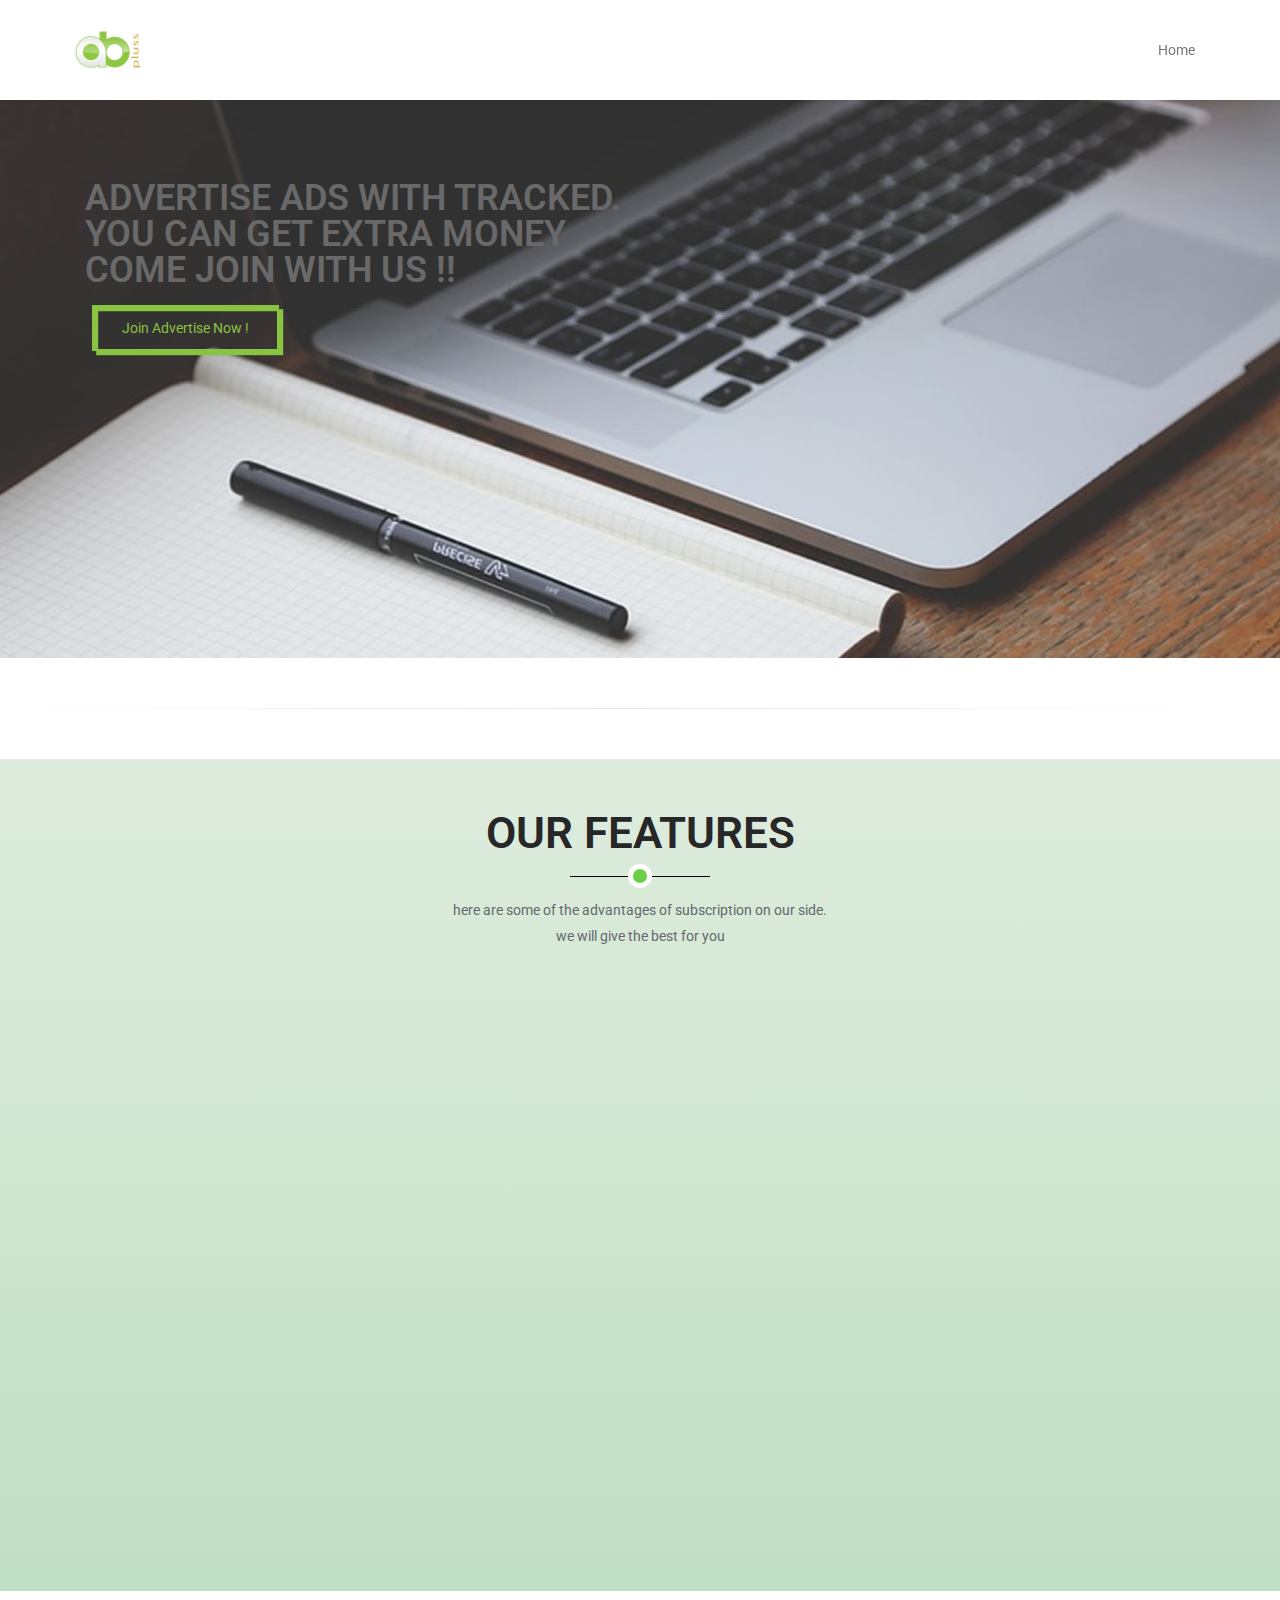
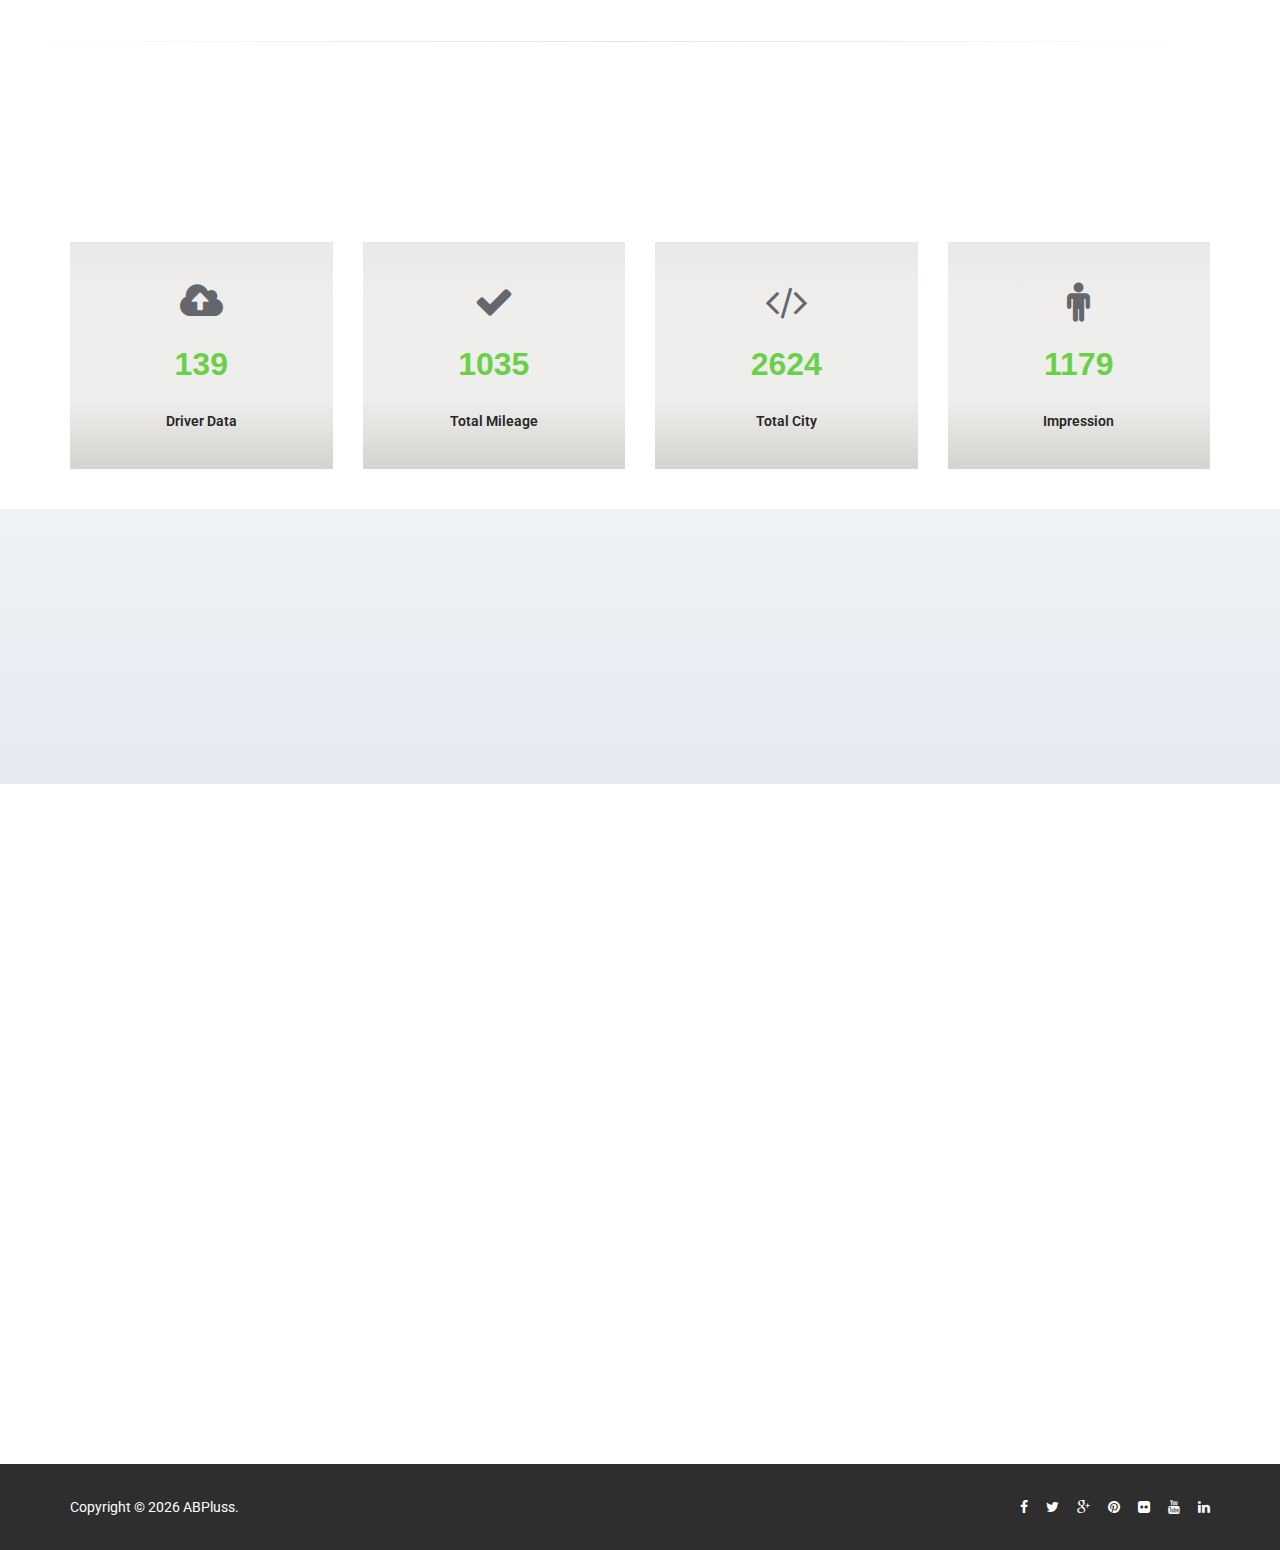
<file: index.html>
<!DOCTYPE html>
<html lang="en">

<head>
    <meta charset="utf-8">
    <meta http-equiv="X-UA-Compatible" content="IE=edge,chrome=1">
    <meta name="viewport" content="width=device-width, initial-scale=1.0">
    <meta name="description" content="">
    <meta name="keywords" content="">
    <title>Advertiser ABPluss</title>
    <!-- CSS -->
    <link href="static/css/bootstrap.min.css" rel="stylesheet">
    <link href="static/css/font-awesome.min.css" rel="stylesheet">
    <link href="static/css/animate.min.css" rel="stylesheet">
    <link href="static/OwlCarousel2/dist/assets/owl.carousel.min.css" rel="stylesheet">
    <link href="static/css/owl.transitions.css" rel="stylesheet">
    <link href="static/css/prettyPhoto.css" rel="stylesheet">
    <link href="static/css/main.css" rel="stylesheet">
    <link href="static/css/styles.css" rel="stylesheet">
    <link href="static/css/button.css" rel="stylesheet">
    <link rel="shortcut icon" style="height: 57px; width: 57px;" href="static/images//logoAB.png">
    <link rel="apple-touch-icon-precomposed" sizes="144x144"
        href="static/images//ico/apple-touch-icon-144-precomposed.png">
    <link rel="apple-touch-icon-precomposed" sizes="114x114"
        href="static/images//ico/apple-touch-icon-114-precomposed.png">
    <link rel="apple-touch-icon-precomposed" sizes="72x72"
        href="static/images//ico/apple-touch-icon-72-precomposed.png">
    <link rel="apple-touch-icon-precomposed" href="static/images//ico/apple-touch-icon-57-precomposed.png">
    <link href="static/css/loading.css" rel="stylesheet">
    <link href="static/css/more_info.css" rel="stylesheet">
</head>
<!--/head-->

<body id="home" class="homepage">
    <!-- <div class="preloader">
        <div id="loader-wrapper">
            <div id="loader"></div>
            <div class="loader-section section-left"></div>
            <div class="loader-section section-right"></div>
        </div>
    </div> -->

    <header id="header">
        <nav id="main-menu" class="navbar navbar-default navbar-fixed-top" role="banner">
            <div class="container">
                <div class="navbar-header">
                    <button type="button" class="navbar-toggle" data-toggle="collapse" data-target=".navbar-collapse">
                        <span class="sr-only">Toggle navigation</span>
                        <span class="icon-bar"></span>
                        <span class="icon-bar"></span>
                        <span class="icon-bar"></span>
                    </button>
                    <a class="navbar-brand" href="index.html"><img class="logo_img" src="static/images/logoAB.png"
                            alt="logo"></a>
                </div>

                <div class="collapse navbar-collapse navbar-right">
                    <ul class="nav navbar-nav">
                        <li class="scroll"><a href="#home">Home</a></li>
                    </ul>
                </div>
            </div>
            <!--/.container-->
        </nav>
        <!--/nav-->
    </header>
    <!--/header-->

    <section id="main-slider">
        <div class="row">
            <div class="item" style="background-image: url(static/images//slider/bg1.jpg);">
                <div class="slider-inner">
                    <div class="container">
                        <div class="col-sm-6">
                            <div class="carousel-content content_header">
                                <h2>Advertise Ads With Tracked. You Can Get Extra Money Come Join With US !!</h2>
                                <div class="modals-default-cl">
                                    <button type="button" class="offset button_offset" data-toggle="modal"
                                        data-target="#myModalfour">Join Advertise Now !</button>
                                </div>
                            </div>
                        </div>
                    </div>
                </div>
            </div>
        </div>
        <div class="clearfix"></div>
    </section>

    <div class="modal animated flash" id="myModalfour" role="dialog">
        <div class="modal-dialog modals-default">
            <div class="modal-content">
                <div class="modal-header">
                    <button type="button" class="close" data-dismiss="modal">&times;</button>
                </div>
                <div class="modal-body">
                    <h2>Registration Advertiser</h2>
                    <div class="form-group">
                        <div align="right" class="col-md-12 col-sm-12 col-xs-12">
                            <div id="gender" class="btn-group" data-toggle="buttons">
                                <label class="btn btn-default active" data-toggle-class="btn-primary"
                                    data-toggle-passive-class="btn-default">
                                    <input id="mobil" onchange="changeVehicleType(this.id)" type="radio"
                                        name="vehicle_type" value="mobil"><i class="fa fa-automobile">
                                        &nbsp; Mobil &nbsp; </i>
                                </label>
                                <label class="btn btn-default" data-toggle-class="btn-primary"
                                    data-toggle-passive-class="btn-default">
                                    <input id="motor" onchange="changeVehicleType(this.id)" type="radio"
                                        name="vehicle_type" value="motor"><i class="fa fa-motorcycle">
                                        &nbsp; Motor &nbsp;
                                    </i>
                                </label>
                            </div>
                        </div>
                        <div class="clearfix"></div>
                    </div>
                </div>
                <br>
                <div class="modal-footer">
                    <button type="button" class="btn btn-default" data-dismiss="modal">Save changes</button>
                    <button type="button" class="btn btn-default" data-dismiss="modal">Close</button>
                </div>
            </div>
        </div>
    </div>
    <!--/#main-slider-->
    <div class="divider"></div>

    <section id="features">
        <div class="background_feature">
            <div class="container">
                <div class="section-header">
                    <h2 class="section-title text-center wow fadeInDown">OUR Features</h2>
                    <p class="text-center wow fadeInDown">here are some of the advantages of subscription on our
                        side.<br>
                        we will give the best for you</p>
                </div>
                <div class="row">
                    <div class="col-sm-6 wow fadeInLeft">
                        <img class="img-responsive" src="static/images//main-feature.png" alt="">
                    </div>
                    <div class="col-sm-6">
                        <div class="media service-box wow fadeInRight">
                            <div class="pull-left">
                                <i class="fa fa-globe"></i>
                            </div>
                            <div class="media-body">
                                <h4 class="media-heading">Online Tracking With Full Support Website</h4>
                                <p>Manage, track and provide accurate data on offline ads on your vehicle with mobile
                                    applications and websites, so that wherever and whenever you can see your vehicle's
                                    offline tracking. Our web application makes it easy for you to view your data</p>
                            </div>
                        </div>

                        <div class="media service-box wow fadeInRight">
                            <div class="pull-left">
                                <i class="fa fa-video-camera"></i>
                            </div>
                            <div class="media-body">
                                <h4 class="media-heading">Analytic Program</h4>
                                <p>We have an analytical program to record and see how many people have seen
                                    advertisements
                                    using the cameras and applications that we have made, so that you are easier to
                                    analyze
                                    if joining us makes good results for the future</p>
                            </div>
                        </div>

                        <div class="media service-box wow fadeInRight">
                            <div class="pull-left">
                                <i class="fa fa-gamepad"></i>
                            </div>
                            <div class="media-body">
                                <h4 class="media-heading">Tracking With Real Time Data</h4>
                                <p>track where the driver is by displaying mileage and maps in the form of heatmap that
                                    can see where the driver has traveled</p>
                            </div>
                        </div>

                        <div class="media service-box wow fadeInRight">
                            <div class="pull-left">
                                <i class="fa fa-cloud"></i>
                            </div>
                            <div class="media-body">
                                <h4 class="media-heading">Very Good and Accurate Report</h4>
                                <p>we have a website application for reporting daily and monthly reports that are user
                                    friendly</p>
                            </div>
                        </div>
                    </div>
                </div>
            </div>
        </div>
        <div class="clearfix"></div>
    </section>

    <div class="divider"></div>

    <section class="fun-facts">
        <div class="section-header">
            <h2 class="section-title text-center wow fadeInDown">How Many People Trust Us</h2>
            <p class="text-center wow fadeInDown">we provide accurate data. Here are some of the data that we
                provide
            </p>
        </div>
        <div class="background_timer">
            <br>
            <div class="container">
                <div class="row">
                    <div class="col-xs-12 col-sm-6 col-md-3">
                        <div class="counter-item">
                            <i class="fa fa-cloud-upload"></i>
                            <div class="timer" id="item1" data-to="991" data-speed="5000"></div>
                            <h5>Driver Data</h5>
                        </div>
                    </div>
                    <div class="col-xs-12 col-sm-6 col-md-3">
                        <div class="counter-item">
                            <i class="fa fa-check"></i>
                            <div class="timer" id="item2" data-to="7394" data-speed="5000"></div>
                            <h5>Total Mileage</h5>
                        </div>
                    </div>
                    <div class="col-xs-12 col-sm-6 col-md-3">
                        <div class="counter-item">
                            <i class="fa fa-code"></i>
                            <div class="timer" id="item3" data-to="18745" data-speed="5000"></div>
                            <h5>Total City</h5>
                        </div>
                    </div>
                    <div class="col-xs-12 col-sm-6 col-md-3">
                        <div class="counter-item">
                            <i class="fa fa-male"></i>
                            <div class="timer" id="item4" data-to="8423" data-speed="5000"></div>
                            <h5>Impression</h5>
                        </div>
                    </div>
                </div>
            </div>
        </div>
        <div class="clearfix"></div>
    </section>
    <!--/#animated-number-->

    <section id="client-logo">
        <div class="container">
            <div class="section-header">
                <h2 class="section-title text-center wow fadeInDown">OUR Client</h2>
                <p class="text-center wow fadeInDown">These are some clients who trust us for advertising</p>
            </div>
            <div class="block">
                <div id="Client_Logo" class="owl-carousel">
                    <div>
                        <a href="#"><img class="img-responsive" src="static/images/clientLogo/Logo-ABC-Hifit.png"
                                alt=""></a>
                    </div>
                    <div>
                        <a href="#"><img class="img-responsive" src="static/images/clientLogo/Logo-ABC-President.png"
                                alt=""></a>
                    </div>
                    <div>
                        <a href="#"><img class="img-responsive" src="static/images/clientLogo/Logo-Alam-Sutera.png"
                                alt=""></a>
                    </div>
                    <div>
                        <a href="#"><img class="img-responsive" src="static/images/clientLogo/Logo-Ancol.png"
                                alt=""></a>
                    </div>
                    <div>
                        <a href="#"><img class="img-responsive" src="static/images/clientLogo/Logo-AP-Boots.png"
                                alt=""></a>
                    </div>
                    <div>
                        <a href="#"><img class="img-responsive" src="static/images/clientLogo/Logo-Autocillin.png"
                                alt=""></a>
                    </div>
                    <div>
                        <a href="#"><img class="img-responsive" src="static/images/clientLogo/Logo-Baygon.png"
                                alt=""></a>
                    </div>
                    <div>
                        <a href="#"><img class="img-responsive" src="static/images/clientLogo/Logo-Berniaga.png"
                                alt=""></a>
                    </div>
                    <div>
                        <a href="#"><img class="img-responsive" src="static/images/clientLogo/Logo-Be-Talk.png"
                                alt=""></a>
                    </div>
                    <div>
                        <a href="#"><img class="img-responsive" src="static/images/clientLogo/Logo-Bimoli.png"
                                alt=""></a>
                    </div>
                    <div>
                        <a href="#"><img class="img-responsive" src="static/images/clientLogo/Logo-Binus-University.png"
                                alt=""></a>
                    </div>
                    <div>
                        <a href="#"><img class="img-responsive" src="static/images/clientLogo/Logo-Bosch.png"
                                alt=""></a>
                    </div>
                    <div>
                        <a href="#"><img class="img-responsive" src="static/images/clientLogo/Logo-BPOM.png" alt=""></a>
                    </div>
                    <div>
                        <a href="#"><img class="img-responsive" src="static/images/clientLogo/Logo-Bukalapak.png"
                                alt=""></a>
                    </div>
                    <div>
                        <a href="#"><img class="img-responsive" src="static/images/clientLogo/Logo-Google.png"
                                alt=""></a>
                    </div>
                    <div>
                        <a href="#"><img class="img-responsive" src="static/images/clientLogo/Logo-Google-Play.png"
                                alt=""></a>
                    </div>
                    <div>
                        <a href="#"><img class="img-responsive" src="static/images/clientLogo/Logo-Indofood.png"
                                alt=""></a>
                    </div>
                    <div>
                        <a href="#"><img class="img-responsive" src="static/images/clientLogo/Logo-Bolt.png" alt=""></a>
                    </div>
                </div>
                <!-- </div> -->
            </div>
        </div>
        <div class="clearfix"></div>
    </section>

    <section id="about">
        <div class="container">

            <div class="section-header">
                <h2 class="section-title text-center wow fadeInDown">About ABpluss</h2>
                <p class="text-center wow fadeInDown">one of the trusted advertisers in their field. many advantages
                    that we offer compared to others</p>
            </div>
            <br>

            <div class="row">
                <div class="col-sm-6 wow fadeInLeft">
                    <h3 class="column-title">Video Abpluss Advertiser</h3>
                    <!-- 16:9 aspect ratio -->
                    <div class="embed-responsive embed-responsive-16by9">
                        <iframe src="https://www.youtube.com/embed/JHtINo09MxE" frameborder="0" webkitallowfullscreen
                            mozallowfullscreen allowfullscreen></iframe>
                    </div>
                </div>

                <div class="col-sm-6 wow fadeInRight">
                    <h3 class="column-title">ABpluss Info</h3>
                    <p>one of the good advertisers and competing in their fields. nice top for all installations</p>

                    <p>We offer an efficient cost for drivers or clients, a fast registration process, excellent GPS
                        tracking that can be seen from mobile applications or web based services provided, reporting is
                        very good and detailed.</p>
                    <br>
                    <div class="container_hoverme">
                        <a class="btn_moreinfo class_moreinfo" href="http://abpluss.co.id/">Clik Me For More Info</a>
                    </div>
                </div>
            </div>
        </div>
        <div class="clearfix"></div>
    </section>
    <!--/#about-->

    <footer id="footer">
        <div class="container">
            <div class="row">
                <div class="col-sm-6">
                    <a>Copyright &copy; <script type="text/javascript">
                            document.write(new Date().getFullYear());
                        </script> ABPluss.</a>
                </div>
                <div class="col-sm-6">
                    <ul class="social-icons">
                        <li><a href="#"><i class="fa fa-facebook"></i></a></li>
                        <li><a href="#"><i class="fa fa-twitter"></i></a></li>
                        <li><a href="#"><i class="fa fa-google-plus"></i></a></li>
                        <li><a href="#"><i class="fa fa-pinterest"></i></a></li>
                        <li><a href="#"><i class="fa fa-flickr"></i></a></li>
                        <li><a href="#"><i class="fa fa-youtube"></i></a></li>
                        <li><a href="#"><i class="fa fa-linkedin"></i></a></li>
                    </ul>
                </div>
            </div>
        </div>
    </footer>
    <!--/#footer-->

    <script src="static/js/jquery.js"></script>
    <script src="static/js/bootstrap.min.js"></script>
    <script src="static/js/count-to.js"></script>
    <script src="http://maps.google.com/maps/api/js?sensor=true"></script>
    <script src="static/OwlCarousel2/dist/owl.carousel.min.js"></script>
    <!-- <script src="static/js/owl.carousel.min.js"></script> -->
    <script src="static/js/mousescroll.js"></script>
    <script src="static/js/smoothscroll.js"></script>
    <script src="static/js/jquery.prettyPhoto.js"></script>
    <script src="static/js/jquery.isotope.min.js"></script>
    <script src="static/js/jquery.inview.min.js"></script>
    <script src="static/js/wow.min.js"></script>
    <script src="static/js/main.js"></script>
    <script>
        $(document).ready(function () {
            $(".owl-carousel").owlCarousel({
                items: 5,
                loop: true,
                dots: true,
                margin: 10,
                autoHeight: true,
                autoplay: true,
                autoplayTimeout: 2000,
                autoplayHoverPause: true
            });

            setTimeout(function () {
                $('body').addClass('loaded');
                $(".preloader").fadeIn();
                // $(".preloader").fadeOut();
            }, 1000);
        });
        $('.timer').countTo();

        $('.counter-item').appear(function () {
            $('.timer').countTo();
        }, {
            accY: -1000
        });
    </script>
</body>

</html>
</file>
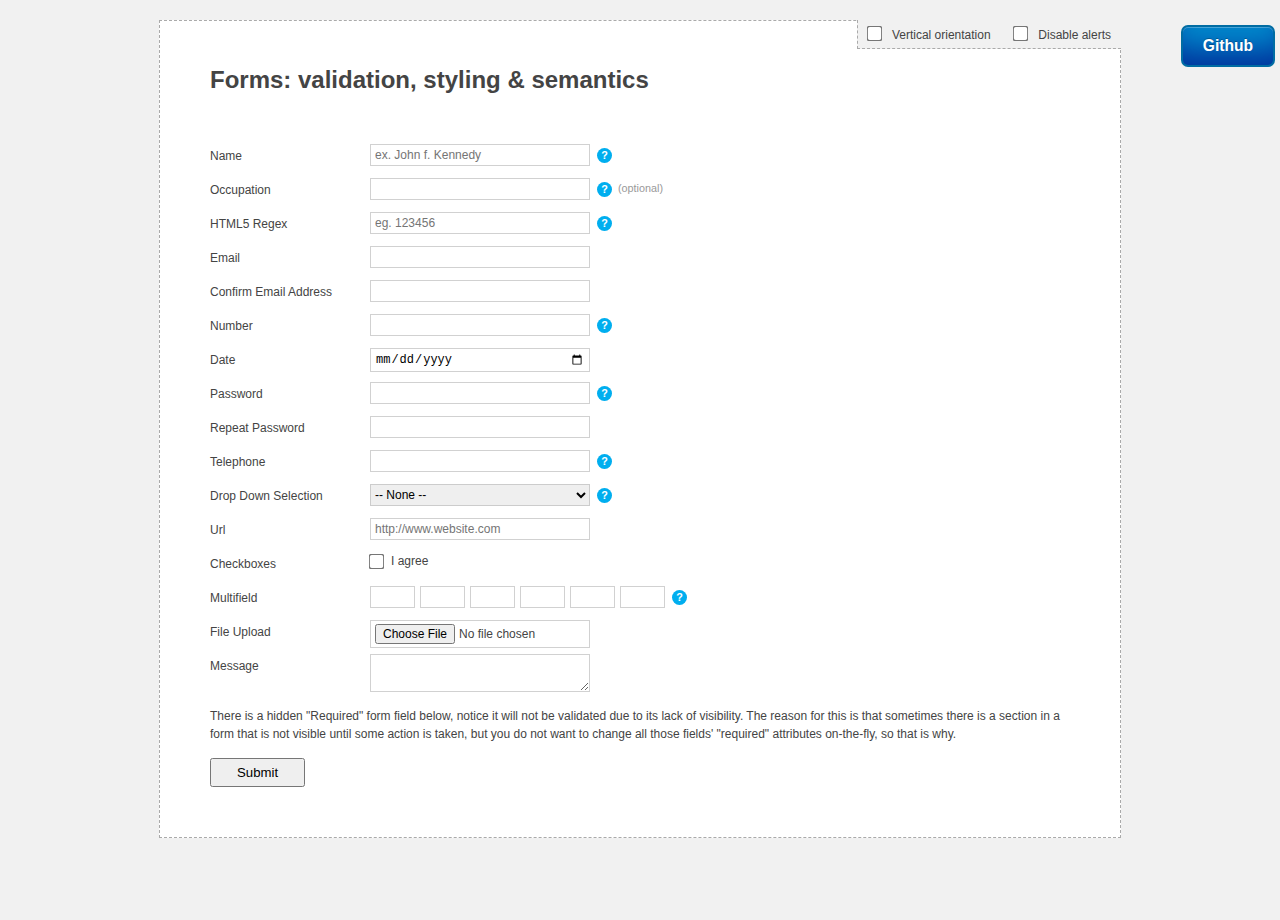
<file: static/js/validator/index.html>
<!DOCTYPE HTML>
<html lang="en">
<head>
    <meta charset="UTF-8">
    <title>Total Form Validation</title>
    <meta name="viewport" content="width=device-width, user-scalable=no">
	<link rel="stylesheet" href="fv.css" type="text/css" />
	<!--[if IE]>
	<style>
		.item .tooltip .content{ display:none; opacity:1; }
		.item .tooltip:hover .content{ display:block; }
	</style>
	<![endif]-->
</head>
<body>
	<a class='btn github' href='https://github.com/yairEO/validator'>Github</a>
	<div id='wrap'>
		<div class='options'>
			<label>
				<input type='checkbox' id='vfields' />
				Vertical orientation
			</label>
			<label>
				<input type='checkbox' id='alerts' />
				Disable alerts
			</label>
		</div>
		<h1 title='how forms should be done.'>Forms: validation, styling &amp; semantics</h1>
		<section class='form'>
			<form action="" method="post" novalidate>
				<fieldset>
					<div class="item">
						<label>
							<span>Name</span>
							<input data-validate-length-range="6" data-validate-words="2" name="name" placeholder="ex. John f. Kennedy" required="required" />
						</label>
						<div class='tooltip help'>
							<span>?</span>
							<div class='content'>
								<b></b>
								<p>Name must be at least 2 words</p>
							</div>
						</div>
					</div>
					<div class="item">
						<label>
							<span>Occupation</span>
							<input class='optional' name="occupation" data-validate-length-range="5,20" type="text" />
						</label>
						<div class='tooltip help'>
							<span>?</span>
							<div class='content'>
								<b></b>
								<p>An optional field. This field is only validated when it has a value.<br /><em>Minimum 5 chars for this example.</em></p>
							</div>
						</div>
                        <span class='extra'>(optional)</span>
					</div>
					<div class="item">
						<label>
							<span>HTML5 Regex</span>
							<!--<input required="required" type="text" pattern='\d+' />-->
							<input type="text" data-validate-length-range="2,6" required="required" placeholder="eg. 123456"  pattern="alphanumeric" />
						</label>
						<div class='tooltip help'>
							<span>?</span>
							<div class='content'>
								<b></b>
								<p>This field uses HTML5 "pattern" attribute to be validated.<br /><em>"<strong>\d+</strong>" - only digits are allowed</em></p>
							</div>
						</div>
					</div>
					<div class="item">
						<label>
							<span>email</span>
							<input name="email" class='email' required="required" type="email" />
						</label>
					</div>
					<div class="item">
						<label>
							<span>Confirm email address</span>
							<input type="email" class='email' name="confirm_email" data-validate-linked='email' required='required'>
						</label>
					</div>
					<div class="item">
						<label>
							<span>Number</span>
							<input type="number" class='number' name="number" data-validate-minmax="10,100" required='required'>
						</label>
						<div class='tooltip help'>
							<span>?</span>
							<div class='content'>
								<b></b>
								<p>Number must be between 10 and 100</p>
							</div>
						</div>
					</div>
					<div class="item">
						<label>
							<span>Date</span>
							<input class='date' type="date" name="date" required='required'>
						</label>
					</div>
					<div class="item">
						<label>
							<span>Password</span>
							<input type="password" name="password" data-validate-length="6,8" required='required'>
						</label>
						<div class='tooltip help'>
							<span>?</span>
							<div class='content'>
								<b></b>
								<p>Should be of length 6 OR 8 characters</p>
							</div>
						</div>
					</div>
					<div class="item">
						<label>
							<span>Repeat password</span>
							<input type="password" name="password2" data-validate-linked='password' required='required'>
						</label>
					</div>
					<div class="item">
						<label>
							<span>Telephone</span>
							<input type="tel" class='tel' name="phone" required='required' data-validate-length-range="8,20">
						</label>
						<div class='tooltip help'>
							<span>?</span>
							<div class='content'>
								<b></b>
								<p>Notice that for a phone number user can input a '+' sign, a dash '-' or a space ' '</p>
							</div>
						</div>
					</div>
					<div class="item">
						<label>
							<span>Drop down selection</span>
							<select class="required" name="dropdown">
								<option value="">-- none --</option>
								<option value="o1">Option 1</option>
								<option value="o2">Option 2</option>
								<option value="o3">Option 3</option>
							</select>
						</label>
						<div class='tooltip help'>
							<span>?</span>
							<div class='content'>
								<b></b>
								<p>Choose something or choose not. what shall it be?</p>
							</div>
						</div>
					</div>
					<div class="item">
						<label>
							<span>url</span>
							<input name="url" placeholder="http://www.website.com" required="required" type="url" />
						</label>
					</div>

					<div class="item">
						<label>
							<span>Checkboxes</span>
							<label><input required="required" type="checkbox" />I agree</label>
						</label>
					</div>

					<div class="item multi required">
						<label for='multi_first'>
							<span>Multifield</span>
						</label>
						<div class='input'>
							<input type="text" name="multi1" maxlength='4' id='multi_first'>
							<input type="text" name="multi2" maxlength='4'>
							<input type="text" name="multi3" maxlength='4'>
							<input type="text" name="multi4" maxlength='4'>
							<input type="text" name="multi5" maxlength='4'>
							<input type="text" name="multi6" maxlength='4'>
							<input data-validate-length-range="24" data-validate-pattern="alphanumeric" id="serial" name="serial" type="hidden" required='required' />
						</div>
						<div class='tooltip help'>
							<span>?</span>
							<div class='content'>
								<b></b>
								<p>This is a multifield, which let the user input a serial number or credit card number for example, and the trick is to validate the combined result, which is stored in a hidden field</p>
							</div>
						</div>
					</div>
					<div class="item">
						<label>
							<span>File upload</span>
							<input type='file' required>
						</label>
					</div>
					<div class="item">
						<label>
							<span>message</span>
							<textarea required="required" name='message'></textarea>
						</label>
					</div>
				</fieldset>
				<fieldset>
					<p>There is a hidden "Required" form field below, notice it will not be validated due to its lack of visibility. The reason for this is that sometimes there is a section in a form that is not visible until some action is taken, but you do not want to change all those fields' "required" attributes on-the-fly, so that is why.</p>
					<input name="somethingHidden" required="required" type="text" style='display:none' />
				</fieldset>
				<button id='send' type='submit'>Submit</button>
			</form>
		</section>
	</div>
	<script src="https://ajax.googleapis.com/ajax/libs/jquery/1.9.1/jquery.min.js"></script>
    <script src="multifield.js"></script>
    <script src="validator.js"></script>
	<script>
		// initialize the validator function
		validator.message['date'] = 'not a real date';

		// validate a field on "blur" event, a 'select' on 'change' event & a '.reuired' classed multifield on 'keyup':
		$('form')
			.on('blur', 'input[required], input.optional, select.required', validator.checkField)
			.on('change', 'select.required', validator.checkField)
			.on('keypress', 'input[required][pattern]', validator.keypress);

		$('.multi.required')
			.on('keyup blur', 'input', function(){
				validator.checkField.apply( $(this).siblings().last()[0] );
			});

		// bind the validation to the form submit event
		//$('#send').click('submit');//.prop('disabled', true);

		$('form').submit(function(e){
			e.preventDefault();
			var submit = true;

			// Validate the form using generic validaing
			if( !validator.checkAll( $(this) ) ){
				submit = false;
			}

			if( submit )
				this.submit();

			return false;
		});

		/* FOR DEMO ONLY */
		$('#vfields').change(function(){
			$('form').toggleClass('mode2');
		}).prop('checked',false);

		$('#alerts').change(function(){
			validator.defaults.alerts = (this.checked) ? false : true;
			if( this.checked )
				$('form .alert').remove();
		}).prop('checked',false);
	</script>
</body>
</html>
</file>
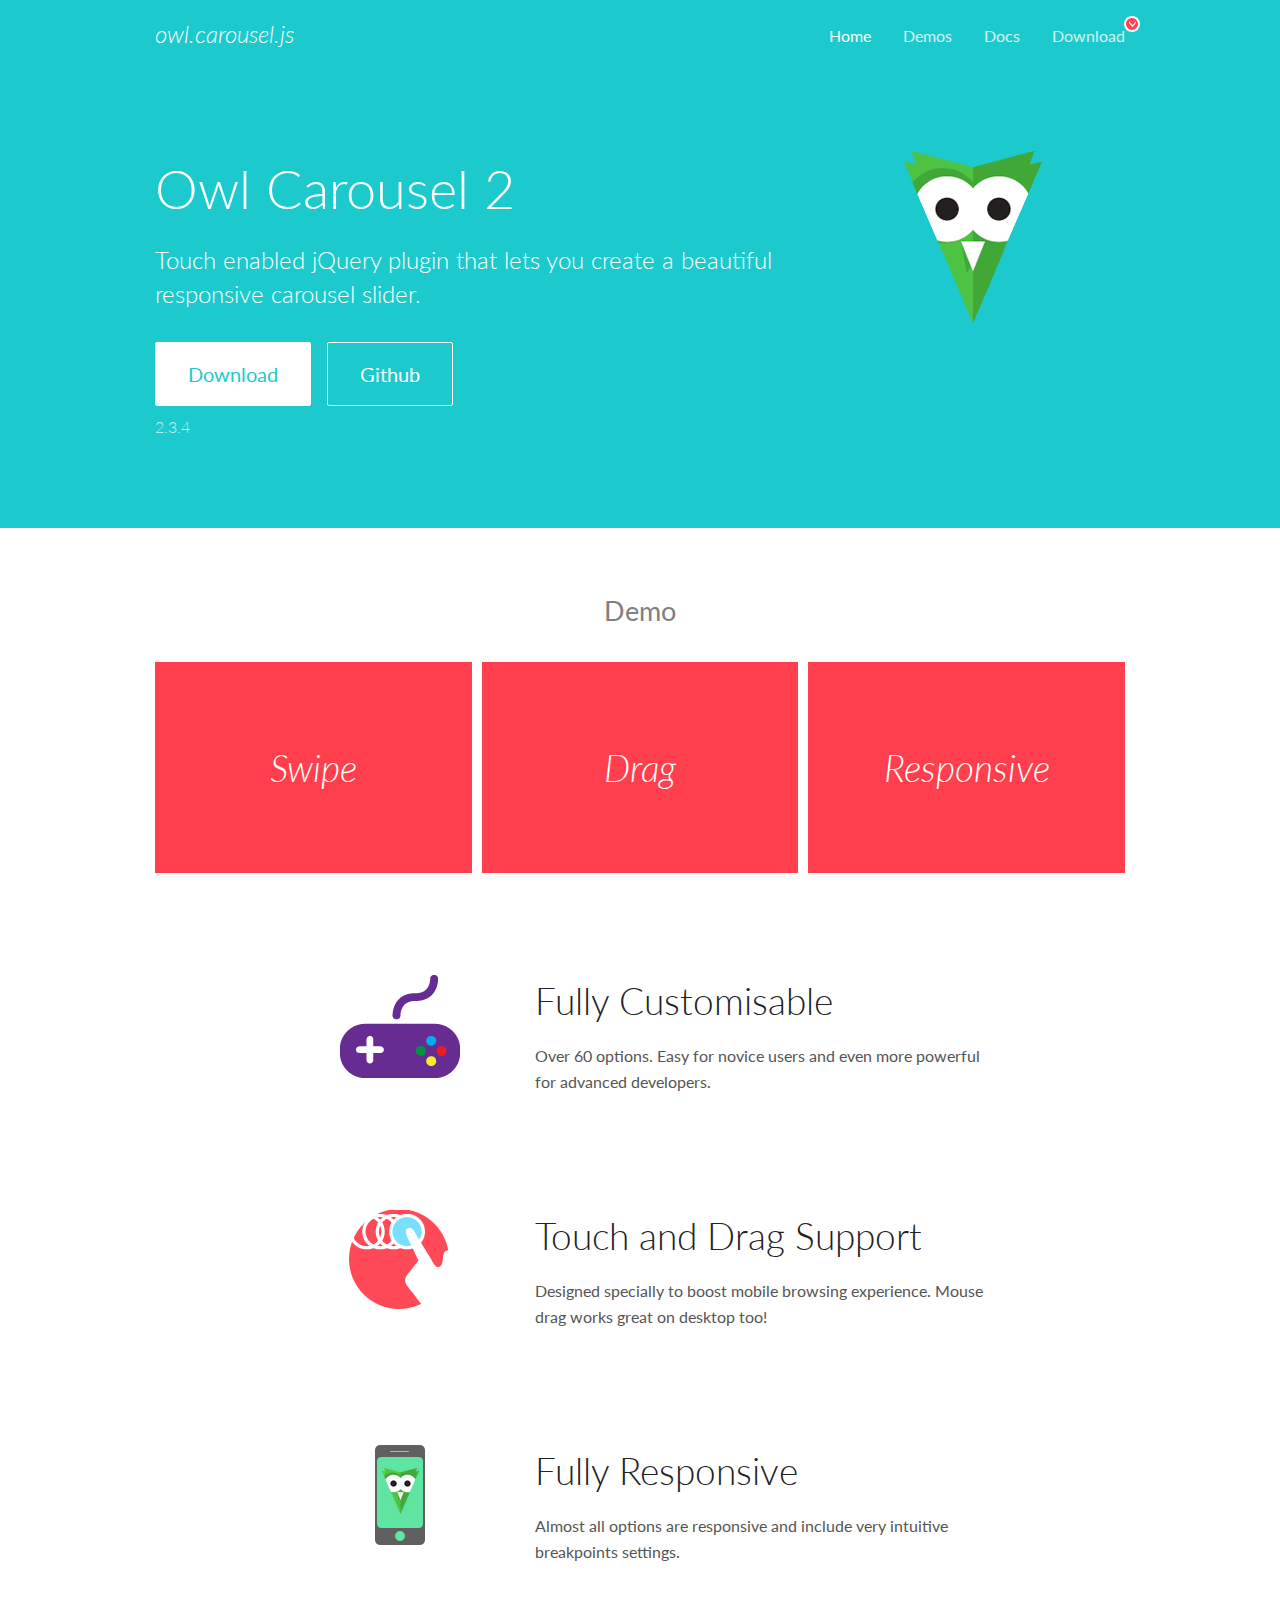
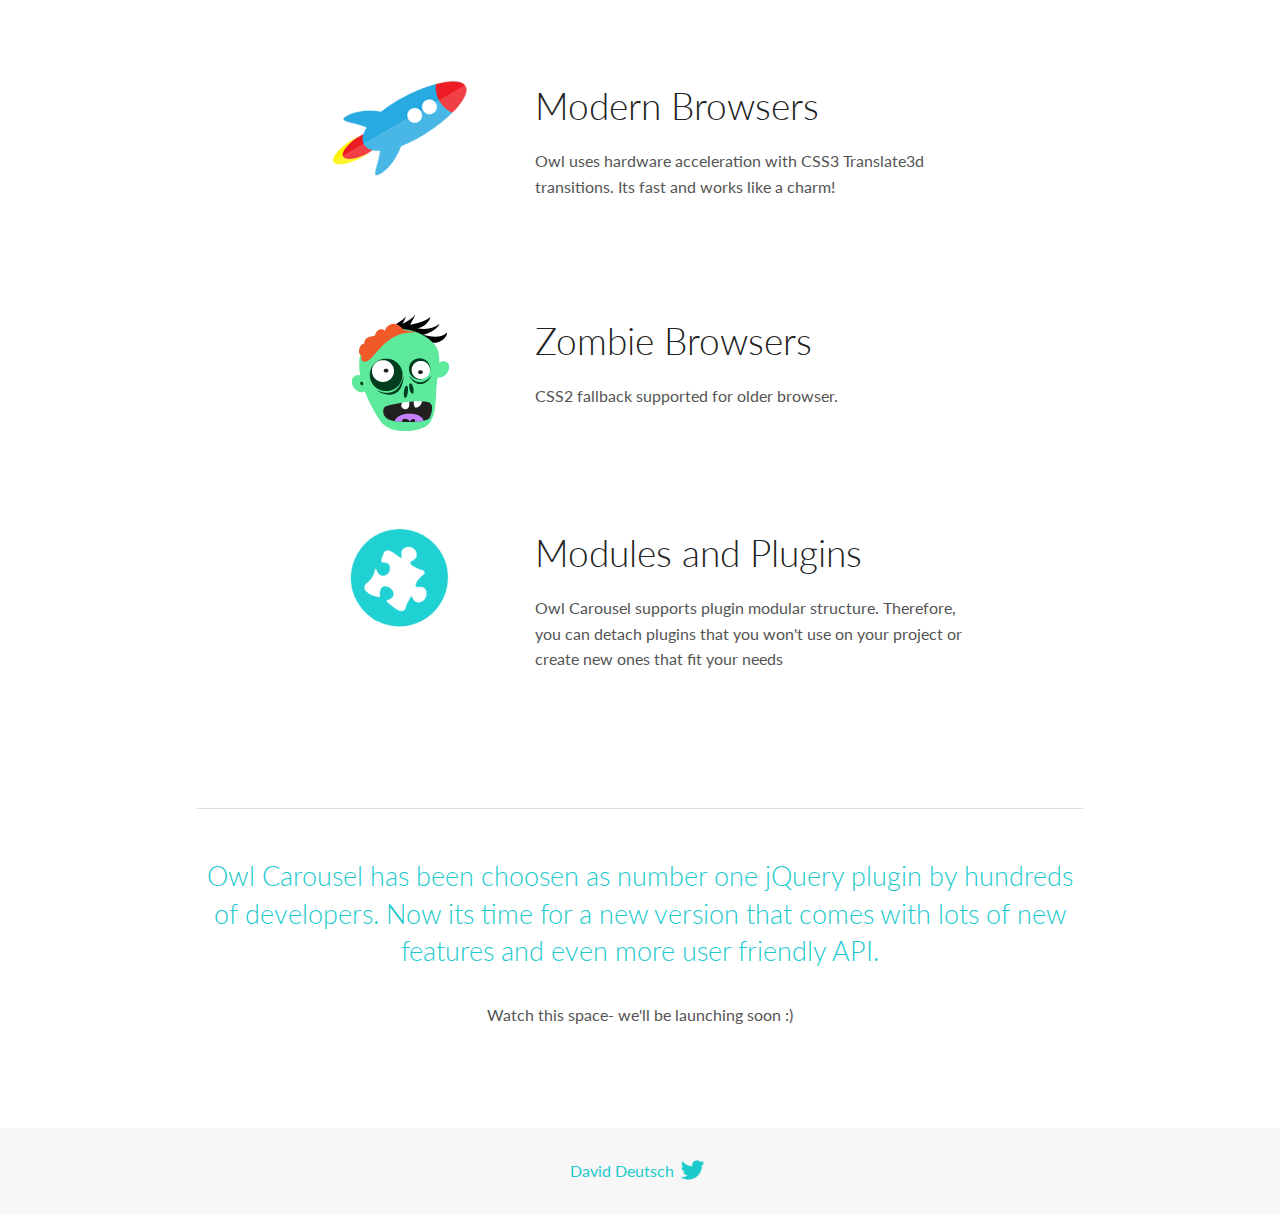
<file: static/OwlCarousel2/docs/index.html>
<!DOCTYPE html>
<html lang="en">
  <head>

    <!-- head -->
    <meta charset="utf-8">
    <meta name="msapplication-tap-highlight" content="no" />
    <meta name="viewport" content="width=device-width, initial-scale=1.0" />
    <meta name="description" content="Touch enabled jQuery plugin that lets you create beautiful responsive carousel slider.">
    <meta name="author" content="David Deutsch">
    <title>
      Home | Owl Carousel | 2.3.4
    </title>

    <!-- Stylesheets -->
    <link href='https://fonts.googleapis.com/css?family=Lato:300,400,700,400italic,300italic' rel='stylesheet' type='text/css'>
    <link rel="stylesheet" href="assets/css/docs.theme.min.css">

    <!-- Owl Stylesheets -->
    <link rel="stylesheet" href="assets/owlcarousel/assets/owl.carousel.min.css">
    <link rel="stylesheet" href="assets/owlcarousel/assets/owl.theme.default.min.css">

    <!-- HTML5 shim and Respond.js IE8 support of HTML5 elements and media queries -->

    <!--[if lt IE 9]>
      <script src="https://oss.maxcdn.com/libs/html5shiv/3.7.0/html5shiv.js"></script>
      <script src="https://oss.maxcdn.com/libs/respond.js/1.3.0/respond.min.js"></script>
    <![endif]-->

    <!-- Favicons -->
    <link rel="apple-touch-icon-precomposed" sizes="144x144" href="assets/ico/apple-touch-icon-144-precomposed.png">
    <link rel="shortcut icon" href="assets/ico/favicon.png">
    <link rel="shortcut icon" href="favicon.ico">

    <!-- Yeah i know js should not be in header. Its required for demos.-->

    <!-- javascript -->
    <script src="assets/vendors/jquery.min.js"></script>
    <script src="assets/owlcarousel/owl.carousel.js"></script>
  </head>
  <body>

    <!-- header -->
    <header class="header">
      <div class="row">
        <div class="large-12 columns">
          <div class="brand left">
            <h3>
              <a href="/OwlCarousel2/">owl.carousel.js</a> 
            </h3>
          </div>
          <a id="toggle-nav" class="right">
            <span></span> <span></span> <span></span> 
          </a> 
          <div class="nav-bar">
            <ul class="clearfix">
              <li class="active">
                <a href="/OwlCarousel2/index.html">Home</a> 
              </li>
              <li> <a href="/OwlCarousel2/demos/demos.html">Demos</a>  </li>
              <li> <a href="/OwlCarousel2/docs/started-welcome.html">Docs</a>  </li>
              <li>
                <a href="https://github.com/OwlCarousel2/OwlCarousel2/archive/2.3.4.zip">Download</a> 
                <span class="download"></span> 
              </li>
            </ul>
          </div>
        </div>
      </div>
    </header>

    <!-- home panel -->
    <section id="hero">
      <div class="row">
        <div class="large-8 medium-8 columns">
          <h1>Owl Carousel 2</h1>
          <h4>Touch enabled jQuery plugin that lets you create a beautiful responsive carousel slider.</h4>
          <a href="https://github.com/OwlCarousel2/OwlCarousel2/archive/2.3.4.zip" class="hero-button">Download</a> 
          <a href="https://github.com/OwlCarousel2/OwlCarousel2" class="hero-button outline">Github</a> 
          <p>2.3.4</p>
        </div>
        <div class="large-4 medium-4 columns">
          <img class="owl-logo" src="assets/img/owl-logo.png" alt="mr. Owl">
        </div>
      </div>
    </section>

    <!-- body -->
    <div class="home-demo">
      <div class="row">
        <div class="large-12 columns">
          <h3>Demo</h3>
          <div class="owl-carousel">
            <div class="item">
              <h2>Swipe</h2>
            </div>
            <div class="item">
              <h2>Drag</h2>
            </div>
            <div class="item">
              <h2>Responsive</h2>
            </div>
            <div class="item">
              <h2>CSS3</h2>
            </div>
            <div class="item">
              <h2>Fast</h2>
            </div>
            <div class="item">
              <h2>Easy</h2>
            </div>
            <div class="item">
              <h2>Free</h2>
            </div>
            <div class="item">
              <h2>Upgradable</h2>
            </div>
            <div class="item">
              <h2>Tons of options</h2>
            </div>
            <div class="item">
              <h2>Infinity</h2>
            </div>
            <div class="item">
              <h2>Auto Width</h2>
            </div>
          </div>
        </div>
      </div>
    </div>
    <script>
      var owl = $('.owl-carousel');
      owl.owlCarousel({
        margin: 10,
        loop: true,
        responsive: {
          0: {
            items: 1
          },
          600: {
            items: 2
          },
          1000: {
            items: 3
          }
        }
      })
    </script>

    <!-- features -->
    <div id="features">
      <div class="row">
        <div class="small-12 medium-9 small-centered columns">
          <section class="row feature">
            <div class="medium-4 small-12 columns">
              <img src="assets/img/feature-options.png" alt="">
            </div>
            <div class="medium-8 small-12 columns">
              <h2>Fully Customisable</h2>
              <p>Over 60 options. Easy for novice users and even more powerful for advanced developers.</p>
            </div>
          </section>
          <section class="row feature">
            <div class="medium-4 small-12 columns">
              <img src="assets/img/feature-drag.png" alt="">
            </div>
            <div class="medium-8 small-12 columns">
              <h2>Touch and Drag Support</h2>
              <p>Designed specially to boost mobile browsing experience. Mouse drag works great on desktop too!</p>
            </div>
          </section>
          <section class="row feature">
            <div class="medium-4 small-12 columns">
              <img src="assets/img/feature-responsive.png" alt="">
            </div>
            <div class="medium-8 small-12 columns">
              <h2>Fully Responsive</h2>
              <p>Almost all options are responsive and include very intuitive breakpoints settings.</p>
            </div>
          </section>
          <section class="row feature">
            <div class="medium-4 small-12 columns">
              <img src="assets/img/feature-modern.png" alt="">
            </div>
            <div class="medium-8 small-12 columns">
              <h2>Modern Browsers</h2>
              <p>Owl uses hardware acceleration with CSS3 Translate3d transitions. Its fast and works like a charm! </p>
            </div>
          </section>
          <section class="row feature">
            <div class="medium-4 small-12 columns">
              <img src="assets/img/feature-zombie.png" alt="">
            </div>
            <div class="medium-8 small-12 columns">
              <h2>Zombie Browsers</h2>
              <p>CSS2 fallback supported for older browser.</p>
            </div>
          </section>
          <section class="row feature">
            <div class="medium-4 small-12 columns">
              <img src="assets/img/feature-module.png" alt="">
            </div>
            <div class="medium-8 small-12 columns">
              <h2>Modules and Plugins</h2>
              <p>Owl Carousel supports plugin modular structure. Therefore, you can detach plugins that you won&#x27;t use on your project or create new ones that fit your needs</p>
            </div>
          </section>
        </div>
      </div>
    </div>

    <!-- footer -->
    <section id="teaser-text">
      <div class="row">
        <div class="small-12 medium-11 small-centered columns">
          <hr>
          <h3 id="owl-carousel-has-been-choosen-as-number-one-jquery-plugin-by-hundreds-of-developers-now-its-time-for-a-new-version-that-comes-with-lots-of-new-features-and-even-more-user-friendly-api-">Owl Carousel has been choosen as number one jQuery plugin by hundreds of developers. Now its time for a new version that comes with lots of new features and even more user friendly API.</h3>
          <p>Watch this space- we&#39;ll be launching soon :)</p>
        </div>
      </div>
    </section>

    <!-- footer -->
    <footer class="footer">
      <div class="row">
        <div class="large-12 columns">
          <h5>
            <a href="/OwlCarousel2/docs/support-contact.html">David Deutsch</a> 
            <a id="custom-tweet-button" href="https://twitter.com/share?url=https://github.com/OwlCarousel2/OwlCarousel2&text=Owl Carousel - This is so awesome! " target="_blank"></a> 
          </h5>
        </div>
      </div>
    </footer>

    <!-- vendors -->
    <script src="assets/vendors/highlight.js"></script>
    <script src="assets/js/app.js"></script>
  </body>
</html>
</file>
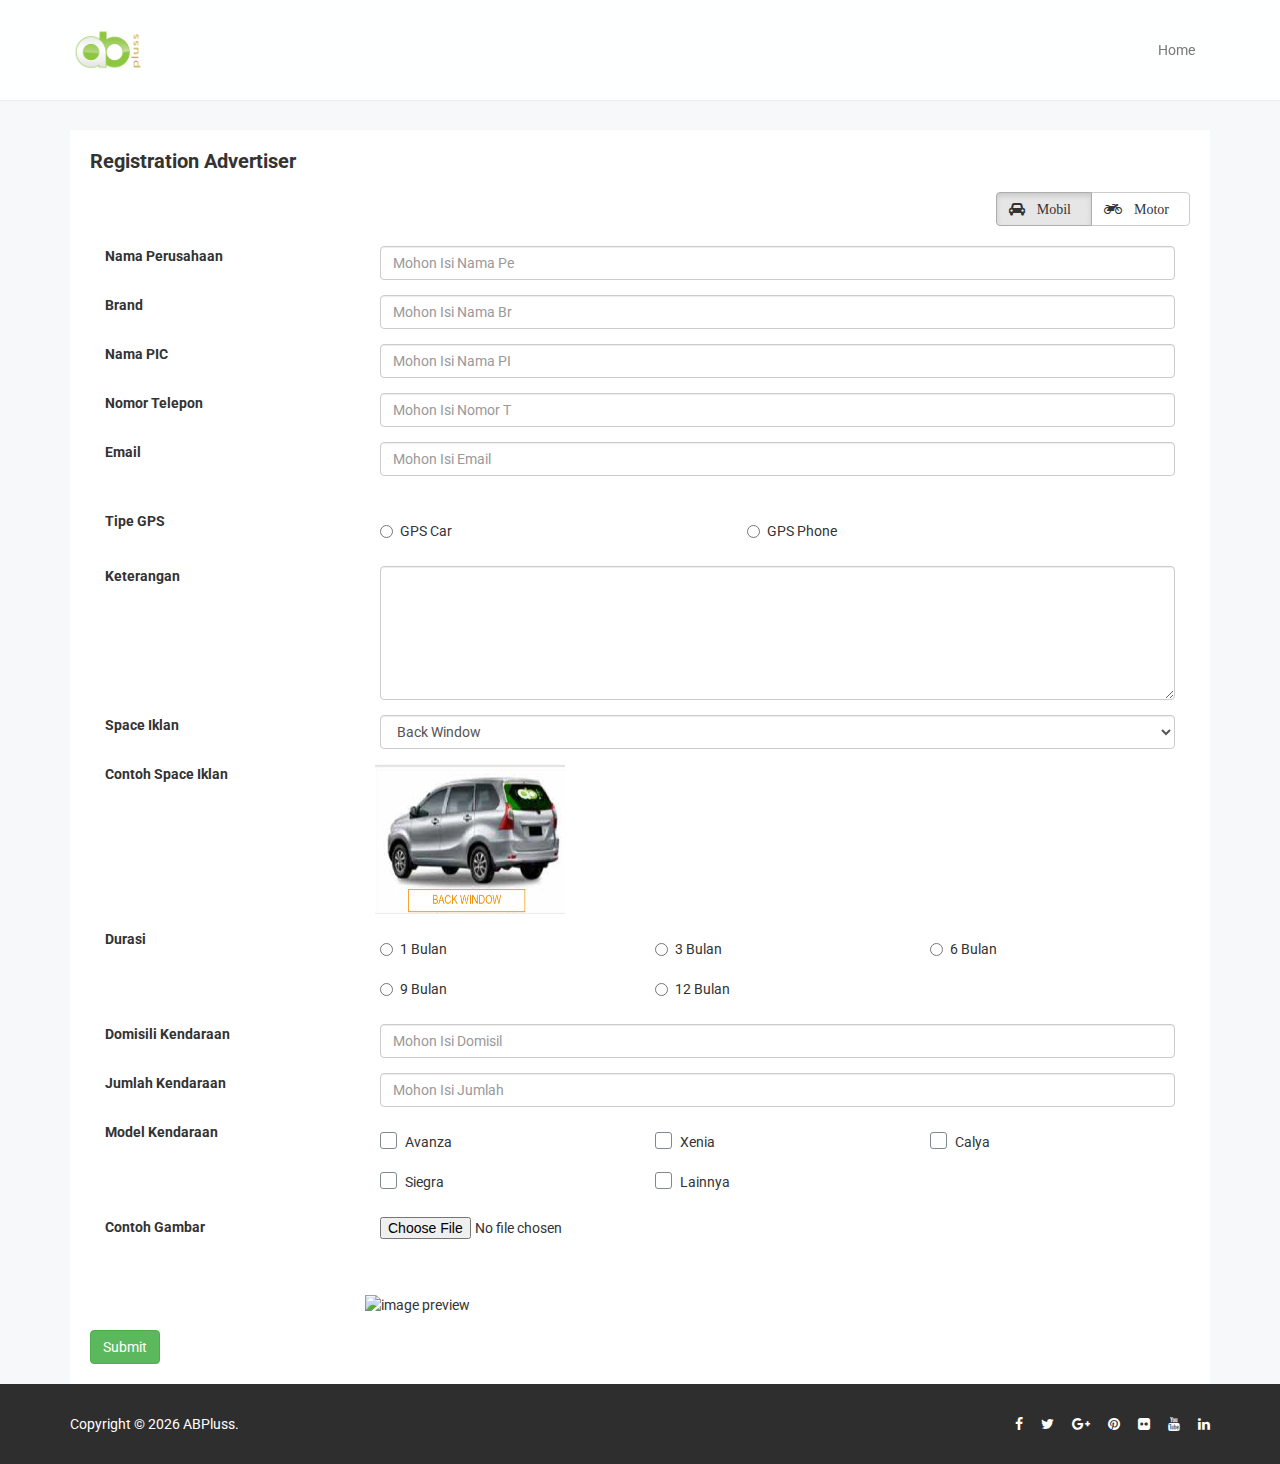
<file: regis.html>
<!DOCTYPE html>
<html lang="en">

<head>
    <meta charset="utf-8">
    <meta http-equiv="X-UA-Compatible" content="IE=edge,chrome=1">
    <meta name="viewport" content="width=device-width, initial-scale=1.0">
    <meta name="description" content="">
    <meta name="keywords" content="">
    <title>Advertiser ABPluss</title>
    <!-- CSS -->
    <!-- <link href="static/css/bootstrap.min.css" rel="stylesheet">
    <link href="static/css/font-awesome.min.css" rel="stylesheet">
    <link href="static/css/animate.min.css" rel="stylesheet"> -->
    <!-- <link href="https://fonts.googleapis.com/css?family=Roboto:100,300,400,700,900" rel="stylesheet"> -->
    <link href="static/css/main.css" rel="stylesheet">
    <link href="static/css/button.css" rel="stylesheet">
    <link href="static/css/loading.css" rel="stylesheet">
    <link rel="stylesheet" href="static/css_notika/css/meanmenu/meanmenu.min.css">
    <!-- notika css
        ============================================ -->
    <!-- Bootstrap CSS
		============================================ -->
    <link rel="stylesheet" href="static/css_notika/css/bootstrap.min.css">
    <!-- font awesome CSS
		============================================ -->
    <link rel="stylesheet" href="static/css_notika/css/font-awesome.min.css">
    <link rel="stylesheet" href="static/css_notika/css/animate.css">
    <!-- <link rel="stylesheet" href="static/css_notika/css/summernote/summernote.css">
    <link rel="stylesheet" href="static/css_notika/css/themesaller-forms.css">
    <link rel="stylesheet" href="static/css_notika/css/normalize.css"> -->
    <link rel="stylesheet" href="static/css_notika/css/scrollbar/jquery.mCustomScrollbar.min.css">
    <link rel="stylesheet" href="static/css_notika/css/notika-custom-icon.css">
    <link rel="stylesheet" href="static/css_notika/css/bootstrap-select/bootstrap-select.css">
    <!-- <link rel="stylesheet" href="static/css_notika/css/datapicker/datepicker3.css">
    <link rel="stylesheet" href="static/css_notika/css/color-picker/farbtastic.css">
    <link rel="stylesheet" href="static/css_notika/css/chosen/chosen.css">
    <link rel="stylesheet" href="static/css_notika/css/notification/notification.css">
    <link rel="stylesheet" href="static/css_notika/css/dropzone/dropzone.css">
    <link rel="stylesheet" href="static/css_notika/css/wave/waves.min.css"> -->
    <link rel="stylesheet" href="static/css_notika/css/main.css">
    <link rel="stylesheet" href="static/css_notika/style.css">
    <!-- <link rel="stylesheet" href="static/css_notika/css/responsive.css"> -->
    <script src="static/js/jquery.js"></script>
    <script src="static/css_notika/js/vendor/modernizr-2.8.3.min.js"></script>
</head>
<!--/head-->

<body id="home" class="homepage">
    <!-- <div class="preloader">
        <div id="loader-wrapper">
            <div id="loader"></div>
            <div class="loader-section section-left"></div>
            <div class="loader-section section-right"></div>
        </div>
    </div> -->

    <header id="header">
        <nav id="main-menu" class="navbar navbar-default navbar-fixed-top" role="banner">
            <div class="container">
                <div class="navbar-header">
                    <button type="button" class="navbar-toggle" data-toggle="collapse" data-target=".navbar-collapse">
                        <span class="sr-only">Toggle navigation</span>
                        <span class="icon-bar"></span>
                        <span class="icon-bar"></span>
                        <span class="icon-bar"></span>
                    </button>
                    <a class="navbar-brand" href="index.html"><img class="logo_img" src="static/images/logoAB.png"
                            alt="logo"></a>
                </div>

                <div class="collapse navbar-collapse navbar-right">
                    <ul class="nav navbar-nav">
                        <li class="scroll"><a href="#home">Home</a></li>
                    </ul>
                </div>
            </div>
            <!--/.container-->
        </nav>
        <!--/nav-->
    </header>
    <!--/header-->

    <section id="main-slider">
        <div class="container">
            <div class="row">
                <div class="col-lg-12 col-md-12 col-sm-12 col-xs-12">
                    <div class="form-element-list mg-t-30">
                        <div class="cmp-tb-hd">
                            <h2>Registration Advertiser</h2>
                        </div>
                        <!-- <div class="form-group"> -->
                        <div class="row">
                            <div align="right" class="col-md-12 col-sm-12 col-xs-12">
                                <div id="gender" class="btn-group" data-toggle="buttons">
                                    <label class="btn btn-default active" data-toggle-class="btn-primary"
                                        data-toggle-passive-class="btn-default">
                                        <input id="mobil" onchange="changeVehicleType(this.id)" type="radio"
                                            name="vehicle_type" value="mobil"><i class="fa fa-automobile">
                                            &nbsp; Mobil &nbsp; </i>
                                    </label>
                                    <label class="btn btn-default" data-toggle-class="btn-primary"
                                        data-toggle-passive-class="btn-default">
                                        <input id="motor" onchange="changeVehicleType(this.id)" type="radio"
                                            name="vehicle_type" value="motor"><i class="fa fa-motorcycle">
                                            &nbsp; Motor &nbsp;
                                        </i>
                                    </label>
                                </div>
                            </div>
                            <div class="clearfix"></div>
                        </div>
                        <br>
                        <!-- <div class="clearfix"></div> -->
                        <!-- </div> -->
                        <form action="#" method="post" id="demo-form" data-parsley-validate>

                            <div class="form-group">
                                <label class="control-label col-md-3 col-sm-3 col-xs-12">Nama Perusahaan</label>
                                <div class="col-md-9 col-sm-9 col-xs-12">
                                    <input type="text" id="nama_perusahaan" name="nama_perusahaan" required="required"
                                        placeholder="Mohon Isi Nama Perusahaan" class="input_place form-control">
                                </div>
                                <div class="clearfix"></div>
                            </div>

                            <div class="form-group">
                                <label class="control-label col-md-3 col-sm-3 col-xs-12">Brand</label>
                                <div class="col-md-9 col-sm-9 col-xs-12">
                                    <input type="text" id="brand" name="brand" required="required"
                                        class="input_place form-control" placeholder="Mohon Isi Nama Brand">
                                </div>
                                <div class="clearfix"></div>
                            </div>

                            <div class="form-group">
                                <label class="control-label col-md-3 col-sm-3 col-xs-12">Nama PIC</label>
                                <div class="col-md-9 col-sm-9 col-xs-12">
                                    <input type="text" id="pic" name="pic" required="required"
                                        class="input_place form-control" placeholder="Mohon Isi Nama PIC">
                                </div>
                                <div class="clearfix"></div>
                            </div>

                            <div class="form-group">
                                <label class="control-label col-md-3 col-sm-3 col-xs-12">Nomor Telepon</label>
                                <div class="col-md-9 col-sm-9 col-xs-12">
                                    <input type="number" id="no_tlepon" name="no_tlepon" required="required"
                                        class="input_place form-control" placeholder="Mohon Isi Nomor Telepon">
                                </div>
                                <div class="clearfix"></div>
                            </div>

                            <div class="form-group">
                                <label class="control-label col-md-3 col-sm-3 col-xs-12">Email</label>
                                <div class="col-md-9 col-sm-9 col-xs-12">
                                    <input type="email" id="email" name="email" required="required"
                                        class="input_place form-control" placeholder="Mohon Isi Email">
                                </div>
                                <div class="clearfix"></div>
                            </div>

                            <br>

                            <div class="form-group">
                                <label class="control-label col-md-3 col-sm-3 col-xs-12">Tipe GPS</label>
                                <div class="col-md-4 col-sm-4 col-xs-12">
                                    <div class="radio" style="padding-right: 45px">
                                        <label>
                                            <input type="radio" name="gps_type"> GPS Car
                                        </label>
                                    </div>
                                </div>
                                <div class="col-md-4 col-sm-4 col-xs-12">
                                    <div class="radio" style="padding-right: 45px">
                                        <label>
                                            <input type="radio" name="gps_type"> GPS Phone
                                        </label>
                                    </div>
                                </div>
                                <div class="clearfix"></div>
                            </div>

                            <div class="form-group">
                                <label class="control-label col-md-3 col-sm-3 col-xs-12"
                                    for="message">Keterangan</label>
                                <div class="col-md-9 col-sm-9 col-xs-12">
                                    <textarea id="message" rows="6" class="form-control" name="description"
                                        data-parsley-trigger="keyup" data-parsley-minlength="10"
                                        data-parsley-maxlength="100"
                                        data-parsley-minlength-message="Come on! You need to enter at least a 10 caracters long comment.."
                                        data-parsley-validation-threshold="10"></textarea>
                                </div>
                                <div class="clearfix"></div>
                            </div>

                            <div id="type_space" class="form-group">
                                <label class="control-label col-md-3 col-sm-3 col-xs-12">Space Iklan</label>
                                <div class="col-md-9 col-sm-9 col-xs-12">
                                    <select class="form-control" id="select_type_space" name="type_space">
                                        <option value="full_back_window">Back Window</option>
                                        <option value="full_back_body">Full Back Window</option>
                                        <option value="full_half_body">Full Half Body</option>
                                        <option value="half_body">Half Body</option>
                                        <option value="full_body">Full Body</option>
                                    </select>
                                </div>
                                <div class="clearfix"></div>
                            </div>

                            <div class="form-group">
                                <label class="control-label col-md-3 col-sm-3 col-xs-12">Contoh Space
                                    Iklan</label>
                                <img id="image_space" class="image_type_space"
                                    style="margin-left: 10px; height: 150px; width: 190px;"
                                    src="static/images/space_iklan/full_back_window.jpg" />
                            </div>

                            <div class="form-group">
                                <label class="control-label col-md-3 col-sm-3 col-xs-12">Durasi</label>
                                <div class="col-md-3 col-sm-4 col-xs-12">
                                    <div class="radio">
                                        <label>
                                            <input type="radio" value="1" id="duration_1" name="duration"
                                                onclick="showOption(1);"> 1 Bulan
                                        </label>
                                    </div>
                                </div>

                                <div class="col-md-3 col-sm-4 col-xs-12">
                                    <div class="radio">
                                        <label>
                                            <input type="radio" value="3" id="duration_3" name="duration"
                                                onclick="showOption(3);"> 3 Bulan
                                        </label>
                                    </div>
                                </div>

                                <div class="col-md-3 col-sm-4 col-xs-12">
                                    <div class="radio">
                                        <label>
                                            <input type="radio" value="3" id="duration_6" name="duration"
                                                onclick="showOption(6);"> 6 Bulan
                                        </label>
                                    </div>
                                </div>

                                <label class="control-label col-md-3 col-sm-3 col-xs-12"></label>
                                <div class="col-md-3 col-sm-4 col-xs-12">
                                    <div class="radio">
                                        <label>
                                            <input type="radio" value="3" id="duration_9" name="duration"
                                                onclick="showOption(9);"> 9 Bulan
                                        </label>
                                    </div>
                                </div>
                                <div class="col-md-3 col-sm-4 col-xs-12">
                                    <div class="radio">
                                        <label>
                                            <input type="radio" value="3" id="duration_12" name="duration"
                                                onclick="showOption(12);"> 12 Bulan
                                        </label>
                                    </div>
                                </div>
                                <br>
                                <br>
                                <div class="clearfix"></div>
                            </div>

                            <div class="clearfix"></div>
                            <div class="ln_solid"></div>

                            <div class="form-group">
                                <label class="control-label col-md-3 col-sm-4 col-xs-12">Domisili
                                    Kendaraan</label>
                                <div class="col-md-9 col-sm-8 col-xs-12">
                                    <input type="text" name="domisili" class="input_place form-control"
                                        placeholder="Mohon Isi Domisili Kendaraan">
                                </div>
                                <div class="clearfix"></div>
                            </div>

                            <div class="form-group">
                                <label class="control-label col-md-3 col-sm-4 col-xs-12">Jumlah
                                    Kendaraan</label>
                                <div class="col-md-9 col-sm-8 col-xs-12">
                                    <input type="number" id="number_vehicle" name="number_vehicle" required="required"
                                        class="input_place form-control" style="width: 100%"
                                        placeholder="Mohon Isi Jumlah Kendaraan">
                                </div>
                                <div class="clearfix"></div>
                            </div>

                            <div id="model_kendaraan" class="form-group">
                                <label class="control-label col-md-3 col-sm-3 col-xs-12">Model Kendaraan</label>
                                <div class="col-md-3 col-sm-4 col-xs-12">
                                    <div class="checkbox">
                                        <label>
                                            <input type="checkbox" value="avanza" id="avanza" name="avanza">
                                            Avanza
                                        </label>
                                    </div>
                                </div>

                                <div class="col-md-3 col-sm-4 col-xs-12">
                                    <div class="checkbox">
                                        <label>
                                            <input type="checkbox" value="xenia" id="xenia" name="xenia">
                                            Xenia
                                        </label>
                                    </div>
                                </div>

                                <div class="col-md-3 col-sm-4 col-xs-12">
                                    <div class="checkbox">
                                        <label>
                                            <input type="checkbox" value="calya" id="calya" name="calya">
                                            Calya
                                        </label>
                                    </div>
                                </div>

                                <label class="control-label col-md-3 col-sm-3 col-xs-12"></label>
                                <div class="col-md-3 col-sm-4 col-xs-12">
                                    <div class="checkbox">
                                        <label>
                                            <input type="checkbox" value="siegra" id="siegra" name="siegra">
                                            Siegra
                                        </label>
                                    </div>
                                </div>
                                <div class="col-md-3 col-sm-4 col-xs-12">
                                    <div class="checkbox">
                                        <label>
                                            <input id="lainnya" type="checkbox">Lainnya<input type="text"
                                                id="input_lainnya" class="hidden form-control">
                                        </label>
                                    </div>
                                </div>
                                <div class="clearfix"></div>
                            </div>


                            <div class="form-group">
                                <label class="control-label col-md-3 col-sm-4 col-xs-12" for="instal_address">Contoh
                                    Gambar</label>
                                <div class="col-md-9 col-sm-8 col-xs-12">
                                    <input type="file" name="pic" id="image-source" onchange="previewImage_picture();">
                                    <br>
                                </div>
                                <div class="clearfix"></div>
                            </div>
                            <br>

                            <div class="form-group">
                                <label class="control-label col-md-3 col-sm-3 col-xs-12"></label>
                                <img id="image-preview-picture" alt="image preview" />
                                <div class="clearfix"></div>
                            </div>

                            <button type="button" onclick="validasi()" class="btn btn-success">Submit</button>

                        </form>

                    </div>
                </div>
            </div>
        </div>
        </div>
    </section>

    <footer id="footer">
        <div class="container">
            <div class="row">
                <div class="col-sm-6">
                    <a>Copyright &copy; <script type="text/javascript">
                            document.write(new Date().getFullYear());
                        </script> ABPluss.</a>
                </div>
                <div class="col-sm-6">
                    <ul class="social-icons">
                        <li><a href="#"><i class="fa fa-facebook"></i></a></li>
                        <li><a href="#"><i class="fa fa-twitter"></i></a></li>
                        <li><a href="#"><i class="fa fa-google-plus"></i></a></li>
                        <li><a href="#"><i class="fa fa-pinterest"></i></a></li>
                        <li><a href="#"><i class="fa fa-flickr"></i></a></li>
                        <li><a href="#"><i class="fa fa-youtube"></i></a></li>
                        <li><a href="#"><i class="fa fa-linkedin"></i></a></li>
                    </ul>
                </div>
            </div>
        </div>
    </footer>
    <!--/#footer-->

    <script>
        // hidden class space iklan
        var pictureList = [
            "static/images/space_iklan/full_back_window.jpg",
            "static/images/space_iklan/full_back_body.jpg",
            "static/images/space_iklan/full_half_body.jpg",
            "static/images/space_iklan/half_body.jpg",
            "static/images/space_iklan/back_body.jpg",
        ];

        $('#lainnya').change(function () {
            if ($(this).is(":checked")) {
                $("#input_lainnya").removeClass("hidden")
            } else {
                $("#input_lainnya").addClass("hidden")
            }

        });

        // placeholder animasi
        var milliseconds = 8000;

        function writePlaceholder(field, text, i) {
            if (i < (text.length)) {
                $(field).attr("placeholder", text.substring(0, i + 1));
                i++;
                setTimeout(function () {
                    writePlaceholder(field, text, i)
                }, 50);
            }
        }

        function init() {
            $(".input_place").each(function () {
                let placeholder = $(this).attr("placeholder");
                writePlaceholder($(this), placeholder, 0);

            });

            setInterval(function () {
                init()
            }, milliseconds);
        }

        init();

        // change image with value in type space
        $('#type_space').change(function () {
            var val = $('#select_type_space').val();
            console.log(val)
            $('.image_type_space').attr("src", "static/images/space_iklan/" + val + ".jpg");
        });

        //check condition after using radio mobil and motor
        function changeVehicleType(el) {
            if (el == "motor") {
                $("#type_space").addClass("hidden")
                $("#model_kendaraan").addClass("hidden")
                // model_kendaraan
                $("#image_space").attr('src', 'static/images/space_iklan/sample_motor.jpg');
            }
            if (el == "mobil") {
                $("#type_space").removeClass("hidden")
                $("#image_space").attr('src', 'static/images/space_iklan/full_back_window.jpg');
            }
        }

        //validasi for number mobile phone
        function validasi() {
            var nomor_hp = document.getElementById("no_tlepon").value;
            var number = /^[0-9]+$/;
            if (!nomor_hp.match(number)) {
                alert("Nomor Handphone harus angka !");
                return false;
            };

            if (nomor_hp.length != 12) {
                alert("Nomor Handphone Harus 12 Digit");
                return false;
            };
        }
    </script>

    <script type="text/javascript">
        //preview image choose file
        function previewImage_picture() {
            document.getElementById("image-preview-picture").style.display = "block";
            var oFReader = new FileReader();
            oFReader.readAsDataURL(document.getElementById("image-source").files[0]);

            oFReader.onload = function (oFREvent) {
                document.getElementById("image-preview-picture").src = oFREvent.target.result;
            };
        };
    </script>
    <script src="static/js/bootstrap.min.js"></script>
    <script src="static/js/mousescroll.js"></script>
    <script src="static/js/smoothscroll.js"></script>
    <script src="static/js/jquery.prettyPhoto.js"></script>
    <script src="static/js/jquery.isotope.min.js"></script>
    <script src="static/js/jquery.inview.min.js"></script>
    <script src="static/js/wow.min.js"></script>
    <!-- <script src="static/js/main.js"></script> -->
    <!-- JS notika
		============================================ -->
    <script src="static/css_notika/js/meanmenu/jquery.meanmenu.js"></script>
    <script src="static/css_notika/js/counterup/jquery.counterup.min.js"></script>
    <script src="static/css_notika/js/counterup/waypoints.min.js"></script>
    <script src="static/css_notika/js/counterup/counterup-active.js"></script>
    <script src="static/css_notika/js/scrollbar/jquery.mCustomScrollbar.concat.min.js"></script>
    <script src="static/css_notika/js/sparkline/jquery.sparkline.min.js"></script>
    <script src="static/css_notika/js/sparkline/sparkline-active.js"></script>
    <script src="static/css_notika/js/flot/jquery.flot.js"></script>
    <script src="static/css_notika/js/flot/jquery.flot.resize.js"></script>
    <script src="static/css_notika/js/flot/flot-active.js"></script>
    <script src="static/css_notika/js/knob/jquery.knob.js"></script>
    <script src="static/css_notika/js/knob/jquery.appear.js"></script>
    <script src="static/css_notika/js/knob/knob-active.js"></script>
    <script src="static/css_notika/js/jasny-bootstrap.min.js"></script>
    <script src="static/css_notika/js/icheck/icheck.min.js"></script>
    <script src="static/css_notika/js/icheck/icheck-active.js"></script>
    <script src="static/css_notika/js/rangle-slider/jquery-ui-1.10.4.custom.min.js"></script>
    <script src="static/css_notika/js/rangle-slider/jquery-ui-touch-punch.min.js"></script>
    <script src="static/css_notika/js/rangle-slider/rangle-active.js"></script>
    <script src="static/css_notika/js/datapicker/bootstrap-datepicker.js"></script>
    <script src="static/css_notika/js/datapicker/datepicker-active.js"></script>
    <script src="static/css_notika/js/bootstrap-select/bootstrap-select.js"></script>
    <script src="static/css_notika/js/color-picker/farbtastic.min.js"></script>
    <script src="static/css_notika/js/color-picker/color-picker.js"></script>
    <script src="static/css_notika/js/notification/bootstrap-growl.min.js"></script>
    <script src="static/css_notika/js/notification/notification-active.js"></script>
    <script src="static/css_notika/js/summernote/summernote-updated.min.js"></script>
    <script src="static/css_notika/js/summernote/summernote-active.js"></script>
    <script src="static/css_notika/js/dropzone/dropzone.js"></script>
    <script src="static/css_notika/js/wave/waves.min.js"></script>
    <script src="static/css_notika/js/wave/wave-active.js"></script>
    <script src="static/css_notika/js/chosen/chosen.jquery.js"></script>
    <script src="static/css_notika/js/chat/jquery.chat.js"></script>
    <script src="static/css_notika/js/todo/jquery.todo.js"></script>
    <script src="static/css_notika/js/plugins.js"></script>
    <script src="static/css_notika/js/main.js"></script>
</body>

</html>
</file>
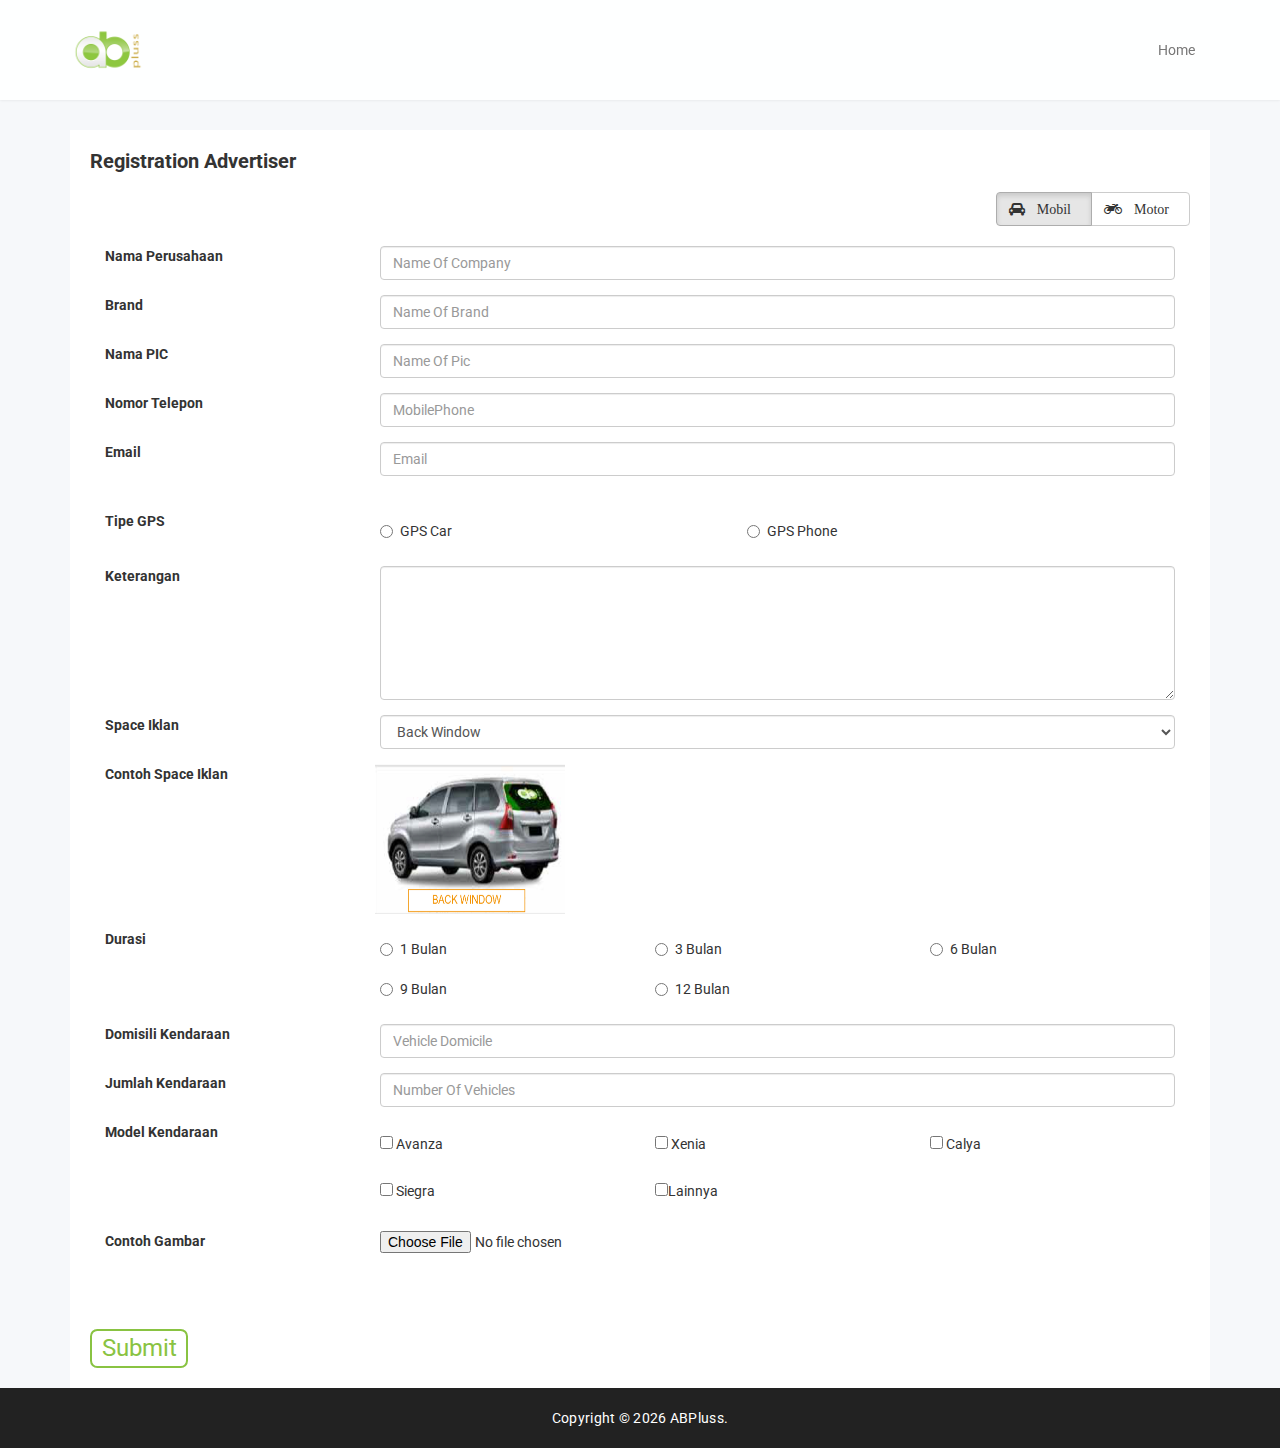
<file: regis_adv.html>
<!DOCTYPE html>
<html lang="en">

<head>
    <meta charset="utf-8">
    <meta http-equiv="X-UA-Compatible" content="IE=edge,chrome=1">
    <meta name="viewport" content="width=device-width, initial-scale=1.0">
    <meta name="description" content="">
    <meta name="keywords" content="">
    <title>Advertiser ABPluss</title>
    <!-- CSS -->
    <link href="/static/css/main.css" rel="stylesheet">
    <link href="/static/css/button.css" rel="stylesheet">
    <link href="/static/css/loading.css" rel="stylesheet">
    <link rel="stylesheet" href="/static/css_notika/css/meanmenu/meanmenu.min.css">
    <link rel="shortcut icon" style="height: 57px; width: 57px;" href="/static/images//logoAB.png">
    <!-- notika css
        ============================================ -->
    <!-- Bootstrap CSS
		============================================ -->
    <link rel="stylesheet" href="/static/css_notika/css/bootstrap.min.css">
    <!-- font awesome CSS
		============================================ -->
    <link rel="stylesheet" href="/static/css_notika/css/font-awesome.min.css">
    <link rel="stylesheet" href="/static/css_notika/css/animate.css">
    <link rel="stylesheet" href="/static/css_notika/css/scrollbar/jquery.mCustomScrollbar.min.css">
    <link rel="stylesheet" href="/static/css_notika/css/notika-custom-icon.css">
    <link rel="stylesheet" href="/static/css_notika/css/bootstrap-select/bootstrap-select.css">
    <link rel="stylesheet" href="/static/css_notika/css/main.css">
    <link rel="stylesheet" href="/static/css_notika/style.css">
    <link rel="stylesheet" href="/static/sweat_alert/sweetalert2.min.css">
    <link rel="stylesheet" href="/static/css/click-me.css">
    <link href="/static/css/footer.css" rel=" stylesheet">
    <!-- <link rel="stylesheet" href="/static/sweat_alert/dialog.css"> -->
    <style>
        #image-preview-picture {
            display: none;
            width: 200px;
            height: auto;
        }
    </style>
    <!-- <link rel="stylesheet" href="/static/css_notika/css/responsive.css"> -->
    <script src="/static/js/jquery.js"></script>
    <script src="/static/css_notika/js/vendor/modernizr-2.8.3.min.js"></script>
</head>
<!--/head-->

<body id="home" class="homepage">
    <!-- <div class="preloader">
        <div id="loader-wrapper">
            <div id="loader"></div>
            <div class="loader-section section-left"></div>
            <div class="loader-section section-right"></div>
        </div>
    </div> -->

    <header id="header">
        <nav id="main-menu" class="navbar navbar-default navbar-fixed-top" role="banner">
            <div class="container">
                <div class="navbar-header">
                    <button type="button" class="navbar-toggle" data-toggle="collapse" data-target=".navbar-collapse">
                        <span class="sr-only">Toggle navigation</span>
                        <span class="icon-bar"></span>
                        <span class="icon-bar"></span>
                        <span class="icon-bar"></span>
                    </button>
                    <a class="navbar-brand" href="advertiser.html"><img class="logo_img" src="/static/images/logoAB.png"
                            alt="logo"></a>
                </div>

                <div class="collapse navbar-collapse navbar-right">
                    <ul class="nav navbar-nav">
                        <li class="scroll"><a href="advertiser.html">Home</a></li>
                    </ul>
                </div>
            </div>
            <!--/.container-->
        </nav>
        <!--/nav-->
    </header>
    <!--/header-->

    <section id="main-slider">
        <div class="container">
            <div class="row">
                <div class="col-lg-12 col-md-12 col-sm-12 col-xs-12">
                    <div class="form-element-list mg-t-30">
                        <div class="cmp-tb-hd">
                            <h2>Registration Advertiser</h2>
                        </div>
                        <!-- <div class="form-group"> -->
                        <div class="row">
                            <div align="right" class="col-md-12 col-sm-12 col-xs-12">
                                <div id="gender" class="btn-group" data-toggle="buttons">
                                    <label class="btn btn-default active" data-toggle-class="btn-primary"
                                        data-toggle-passive-class="btn-default">
                                        <input id="mobil" onchange="changeVehicleType(this.id)" type="radio"
                                            name="vehicle_type" value="mobil"><i class="fa fa-automobile">
                                            &nbsp; Mobil &nbsp; </i>
                                    </label>
                                    <label class="btn btn-default" data-toggle-class="btn-primary"
                                        data-toggle-passive-class="btn-default">
                                        <input id="motor" onchange="changeVehicleType(this.id)" type="radio"
                                            name="vehicle_type" value="motor"><i class="fa fa-motorcycle">
                                            &nbsp; Motor &nbsp;
                                        </i>
                                    </label>
                                </div>
                            </div>
                            <div class="clearfix"></div>
                        </div>
                        <br>
                        <!-- <div class="clearfix"></div> -->
                        <!-- </div> -->
                        <form action="/ads" method="post" id="form_advertiser" data-parsley-validate>

                            <div class="form-group">
                                <label class="control-label col-md-3 col-sm-3 col-xs-12">Nama Perusahaan</label>
                                <div class="col-md-9 col-sm-9 col-xs-12">
                                    <input type="text" id="nama_perusahaan" name="nama_perusahaan" required="required"
                                        placeholder="Name Of Company" class="input_place form-control">
                                </div>
                                <div class="clearfix"></div>
                            </div>

                            <div class="form-group">
                                <label class="control-label col-md-3 col-sm-3 col-xs-12">Brand</label>
                                <div class="col-md-9 col-sm-9 col-xs-12">
                                    <input type="text" id="brand" name="brand" required="required"
                                        class="input_place form-control" placeholder="Name Of Brand">
                                </div>
                                <div class="clearfix"></div>
                            </div>

                            <div class="form-group">
                                <label class="control-label col-md-3 col-sm-3 col-xs-12">Nama PIC</label>
                                <div class="col-md-9 col-sm-9 col-xs-12">
                                    <input type="text" id="pic" name="pic" required="required"
                                        class="input_place form-control" placeholder="Name Of Pic">
                                </div>
                                <div class="clearfix"></div>
                            </div>

                            <div class="form-group">
                                <label class="control-label col-md-3 col-sm-3 col-xs-12">Nomor Telepon</label>
                                <div class="col-md-9 col-sm-9 col-xs-12">
                                    <input type="number" id="no_tlepon" name="no_tlepon" required="required"
                                        class="input_place form-control" placeholder="MobilePhone">
                                </div>
                                <div class="clearfix"></div>
                            </div>

                            <div class="form-group">
                                <label class="control-label col-md-3 col-sm-3 col-xs-12">Email</label>
                                <div class="col-md-9 col-sm-9 col-xs-12">
                                    <input type="email" id="email" name="email" required="required"
                                        class="input_place form-control" placeholder="Email">
                                </div>
                                <div class="clearfix"></div>
                            </div>

                            <br>

                            <div class="form-group">
                                <label class="control-label col-md-3 col-sm-3 col-xs-12">Tipe GPS</label>
                                <div class="col-md-4 col-sm-4 col-xs-12">
                                    <div class="radio" style="padding-right: 45px">
                                        <label>
                                            <input type="radio" name="gps_type"> GPS Car
                                        </label>
                                    </div>
                                </div>
                                <div class="col-md-4 col-sm-4 col-xs-12">
                                    <div class="radio" style="padding-right: 45px">
                                        <label>
                                            <input type="radio" name="gps_type"> GPS Phone
                                        </label>
                                    </div>
                                </div>
                                <div class="clearfix"></div>
                            </div>

                            <div class="form-group">
                                <label class="control-label col-md-3 col-sm-3 col-xs-12"
                                    for="message">Keterangan</label>
                                <div class="col-md-9 col-sm-9 col-xs-12">
                                    <textarea id="message" rows="6" class="form-control" name="description"
                                        data-parsley-trigger="keyup" data-parsley-minlength="10"
                                        data-parsley-maxlength="100"
                                        data-parsley-minlength-message="Come on! You need to enter at least a 10 caracters long comment.."
                                        data-parsley-validation-threshold="10"></textarea>
                                </div>
                                <div class="clearfix"></div>
                            </div>

                            <div id="type_space" class="form-group">
                                <label class="control-label col-md-3 col-sm-3 col-xs-12">Space Iklan</label>
                                <div class="col-md-9 col-sm-9 col-xs-12">
                                    <select class="form-control" id="select_type_space" name="type_space">
                                        <option value="full_back_window">Back Window</option>
                                        <option value="full_back_body">Full Back Window</option>
                                        <option value="full_half_body">Full Half Body</option>
                                        <option value="half_body">Half Body</option>
                                        <option value="full_body">Full Body</option>
                                    </select>
                                </div>
                                <div class="clearfix"></div>
                            </div>

                            <div class="form-group">
                                <label class="control-label col-md-3 col-sm-3 col-xs-12">Contoh Space
                                    Iklan</label>
                                <img id="image_space" class="image_type_space"
                                    style="margin-left: 10px; height: 150px; width: 190px;"
                                    src="/static/images/space_iklan/full_back_window.jpg" />
                            </div>

                            <div class="form-group">
                                <label class="control-label col-md-3 col-sm-3 col-xs-12">Durasi</label>
                                <div class="col-md-3 col-sm-4 col-xs-12">
                                    <div class="radio">
                                        <label>
                                            <input type="radio" value="1" id="duration_1" name="duration"> 1 Bulan
                                        </label>
                                    </div>
                                </div>

                                <div class="col-md-3 col-sm-4 col-xs-12">
                                    <div class="radio">
                                        <label>
                                            <input type="radio" value="3" id="duration_3" name="duration"> 3 Bulan
                                        </label>
                                    </div>
                                </div>

                                <div class="col-md-3 col-sm-4 col-xs-12">
                                    <div class="radio">
                                        <label>
                                            <input type="radio" value="3" id="duration_6" name="duration"> 6 Bulan
                                        </label>
                                    </div>
                                </div>

                                <label class="control-label col-md-3 col-sm-3 col-xs-12"></label>
                                <div class="col-md-3 col-sm-4 col-xs-12">
                                    <div class="radio">
                                        <label>
                                            <input type="radio" value="3" id="duration_9" name="duration"> 9 Bulan
                                        </label>
                                    </div>
                                </div>
                                <div class="col-md-3 col-sm-4 col-xs-12">
                                    <div class="radio">
                                        <label>
                                            <input type="radio" value="3" id="duration_12" name="duration"> 12 Bulan
                                        </label>
                                    </div>
                                </div>
                                <br>
                                <br>
                                <div class="clearfix"></div>
                            </div>

                            <div class="clearfix"></div>
                            <div class="ln_solid"></div>

                            <div class="form-group">
                                <label class="control-label col-md-3 col-sm-4 col-xs-12">Domisili
                                    Kendaraan</label>
                                <div class="col-md-9 col-sm-8 col-xs-12">
                                    <input type="text" name="domisili" class="input_place form-control"
                                        placeholder="Vehicle Domicile">
                                </div>
                                <div class="clearfix"></div>
                            </div>

                            <div class="form-group">
                                <label class="control-label col-md-3 col-sm-4 col-xs-12">Jumlah
                                    Kendaraan</label>
                                <div class="col-md-9 col-sm-8 col-xs-12">
                                    <input type="number" id="number_vehicle" name="number_vehicle" required="required"
                                        class="input_place form-control" style="width: 100%"
                                        placeholder="Number Of Vehicles">
                                </div>
                                <div class="clearfix"></div>
                            </div>

                            <div id="model_kendaraan" class="form-group">
                                <label class="control-label col-md-3 col-sm-3 col-xs-12">Model Kendaraan</label>
                                <div class="col-md-3 col-sm-4 col-xs-12">
                                    <div class="fm-checkbox">
                                        <label>
                                            <input type="checkbox" value="avanza" id="avanza" name="avanza">
                                            Avanza
                                        </label>
                                    </div>
                                </div>

                                <div class="col-md-3 col-sm-4 col-xs-12">
                                    <div class="fm-checkbox">
                                        <label>
                                            <input type="checkbox" value="xenia" id="xenia" name="xenia">
                                            Xenia
                                        </label>
                                    </div>
                                </div>

                                <div class="col-md-3 col-sm-4 col-xs-12">
                                    <div class="fm-checkbox">
                                        <label>
                                            <input type="checkbox" value="calya" id="calya" name="calya">
                                            Calya
                                        </label>
                                    </div>
                                </div>

                                <label class="control-label col-md-3 col-sm-3 col-xs-12"></label>
                                <div class="col-md-3 col-sm-4 col-xs-12">
                                    <div class="fm-checkbox">
                                        <label>
                                            <input type="checkbox" value="siegra" id="siegra" name="siegra">
                                            Siegra
                                        </label>
                                    </div>
                                </div>
                                <div class="col-md-3 col-sm-4 col-xs-12">
                                    <div class="fm-checkbox">
                                        <label>
                                            <input id="lainnya" type="checkbox">Lainnya<input type="text"
                                                id="input_lainnya" name="input_lainnya" class="hidden form-control">
                                        </label>
                                    </div>
                                </div>
                                <div class="clearfix"></div>
                            </div>


                            <div class="form-group">
                                <label class="control-label col-md-3 col-sm-4 col-xs-12" for="instal_address">Contoh
                                    Gambar</label>
                                <div class="col-md-9 col-sm-8 col-xs-12">
                                    <input type="file" name="pic" id="image-source" onchange="previewImage_picture();">
                                    <br>
                                </div>
                                <div class="clearfix"></div>
                            </div>
                            <br>

                            <div class="form-group">
                                <label class="control-label col-md-3 col-sm-3 col-xs-12"></label>
                                <img id="image-preview-picture" alt="image preview" />
                                <div class="clearfix"></div>
                            </div>

                            <!-- <button class="btn btn-info" id="sa-success">Click me</button> -->

                            <div class="wrapper-button">
                                <button type="submit" id="sa-success" class="click-me">Submit</button>
                                <div class="clearfix"></div>
                            </div>

                        </form>

                    </div>
                </div>
            </div>
        </div>
        </div>
    </section>

    <footer id="mu-footer">
        <div class="mu-footer-bottom">
            <div class="container">
                <div class="mu-footer-bottom-area">
                    <p><a>Copyright &copy; <script type="text/javascript">
                                document.write(new Date().getFullYear());
                            </script> ABPluss.</a></p>
                </div>
            </div>
        </div>
    </footer>
    <!--/#footer-->

    <script>
        // hidden class space iklan
        var pictureList = [
            "/static/images/space_iklan/full_back_window.jpg",
            "/static/images/space_iklan/full_back_body.jpg",
            "/static/images/space_iklan/full_half_body.jpg",
            "/static/images/space_iklan/half_body.jpg",
            "/static/images/space_iklan/back_body.jpg",
        ];

        $('#lainnya').change(function () {
            if ($(this).is(":checked")) {
                $("#input_lainnya").removeClass("hidden")
            } else {
                $("#input_lainnya").addClass("hidden")
            }

        });


        // change image with value in type space
        $('#type_space').change(function () {
            var val = $('#select_type_space').val();
            console.log(val)
            $('.image_type_space').attr("src", "/static/images/space_iklan/" + val + ".jpg");
        });

        //check condition after using radio mobil and motor
        function changeVehicleType(el) {
            if (el == "motor") {
                $("#type_space").addClass("hidden")
                $("#model_kendaraan").addClass("hidden")
                // model_kendaraan
                $("#image_space").attr('src', '/static/images/space_iklan/sample_motor.jpg');
            }
            if (el == "mobil") {
                $("#type_space").removeClass("hidden")
                $("#image_space").attr('src', '/static/images/space_iklan/full_back_window.jpg');
            }
        }

        function validateEmail(email) {
            var re =
                /^(([^<>()[\]\\.,;:\s@\"]+(\.[^<>()[\]\\.,;:\s@\"]+)*)|(\".+\"))@((\[[0-9]{1,3}\.[0-9]{1,3}\.[0-9]{1,3}\.[0-9]{1,3}\])|(([a-zA-Z\-0-9]+\.)+[a-zA-Z]{2,}))$/;
            return re.test(email);
        }

        $('#sa-success').on('click', function (e, data) {
            var nomor_hp = document.getElementById("no_tlepon").value;
            var email = $("#email").val();
            var number = /^[0-9]+$/;
            var email_validasi = /^([a-zA-Z0-9_.+-])+@(([a-zA-Z0-9-])+.)+([a-zA-Z0-9]{2,4})+$/;
            var oke = true;
            e.preventDefault();
            if (nomor_hp.length != 12) {
                swal({
                    title: "Mohon Di Lihat Kembali !",
                    text: "Nomor Handphone Harus 12 Digit",
                    type: "warning",
                    confirmButtonColor: "#6bd049",
                });
                oke = false;
            };

            if (!validateEmail(email)) {
                swal({
                    title: "Mohon Di Lihat Kembali !",
                    text: "Ada Kesalahan Dalam Email",
                    type: "warning",
                    confirmButtonColor: "#6bd049",
                });
                oke = false;
            };

            if (oke == true) {
                swal({
                    title: "Apa Anda Yakin?",
                    text: "Mohon Periksa Kembali Data Anda Sebelum Menekan Tombol Kirim",
                    type: "warning",
                    showCancelButton: true,
                    confirmButtonText: "Ya, Kirim!",
                }).then((result) => {
                    swal("Good job!",
                        "Data Anda Berhasil Di Daftarkan, Mohon Menunggu Info Dari Kami",
                        "success");
                    setTimeout(function () {
                        $('#form_advertiser').submit();
                        window.location.href = 'index.html';
                    }, 3000);
                });
                //$('#form_advertiser').submit();
            }
        });

        //validasi for number mobile phone
        function validasi() {
            var nomor_hp = document.getElementById("no_tlepon").value;
            var number = /^[0-9]+$/;
            if (!nomor_hp.match(number)) {
                alert("Nomor Handphone harus angka !");
                return false;
            };

            if (nomor_hp.length != 12) {
                alert("Nomor Handphone Harus 12 Digit");
                return false;
            };
        }
    </script>

    <script type="text/javascript">
        //preview image choose file
        function previewImage_picture() {
            document.getElementById("image-preview-picture").style.display = "block";
            var oFReader = new FileReader();
            oFReader.readAsDataURL(document.getElementById("image-source").files[0]);

            oFReader.onload = function (oFREvent) {
                document.getElementById("image-preview-picture").src = oFREvent.target.result;
            };
        };
    </script>
    <script src="/static/js/bootstrap.min.js"></script>
    <script src="/static/js/mousescroll.js"></script>
    <script src="/static/js/smoothscroll.js"></script>
    <script src="/static/js/wow.min.js"></script>
    <!-- JS notika
		============================================ -->
    <script src="/static/css_notika/js/meanmenu/jquery.meanmenu.js"></script>
    <script src="/static/css_notika/js/scrollbar/jquery.mCustomScrollbar.concat.min.js"></script>
    <script src="/static/css_notika/js/icheck/icheck.min.js"></script>
    <script src="/static/css_notika/js/icheck/icheck-active.js"></script>
    <script src="/static/css_notika/js/bootstrap-select/bootstrap-select.js"></script>
    <script src="/static/css_notika/js/plugins.js"></script>
    <script src="/static/css_notika/js/main.js"></script>
    <script src="/static/sweat_alert/sweetalert2.min.js"></script>
    <script src="/static/sweat_alert/dialog-active.js"></script>
    <!-- <script src="/static/sweat_alert/dist/sweetalert2.min.js"></script> -->
</body>

</html>
</file>
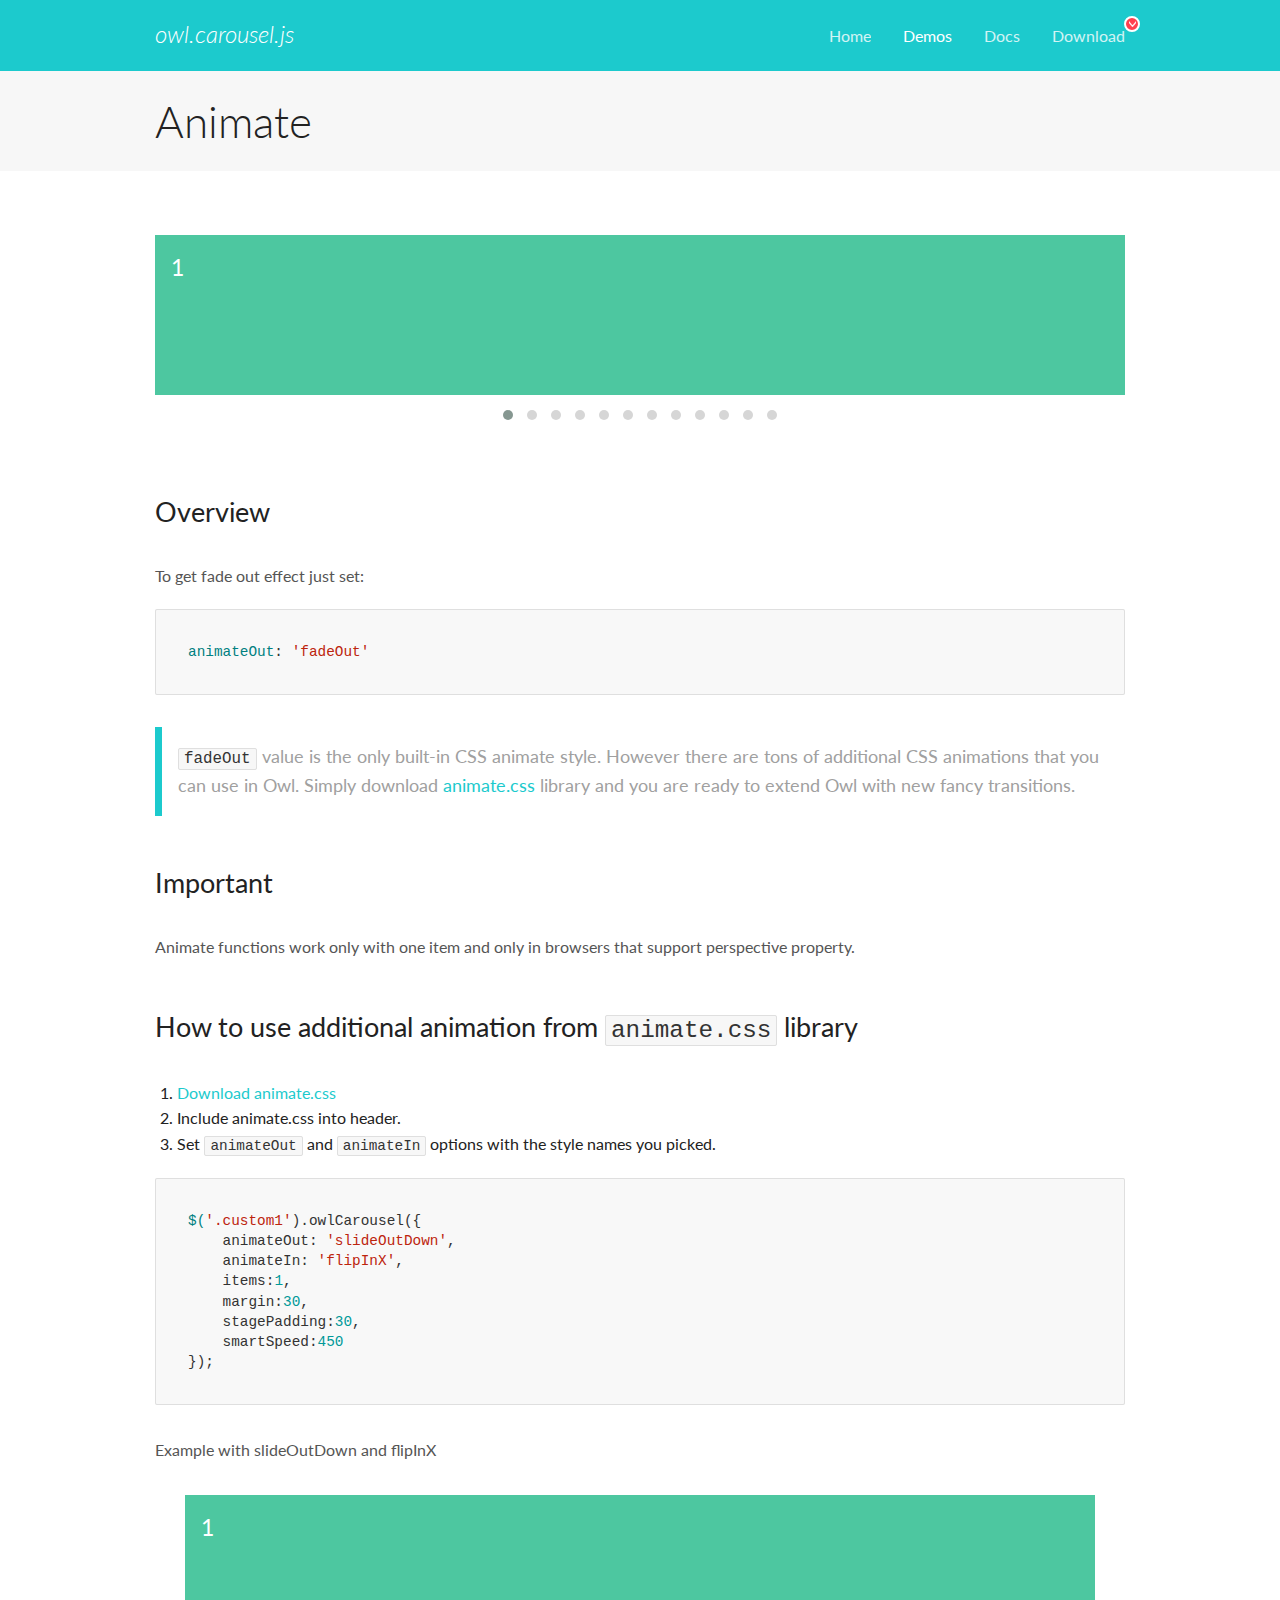
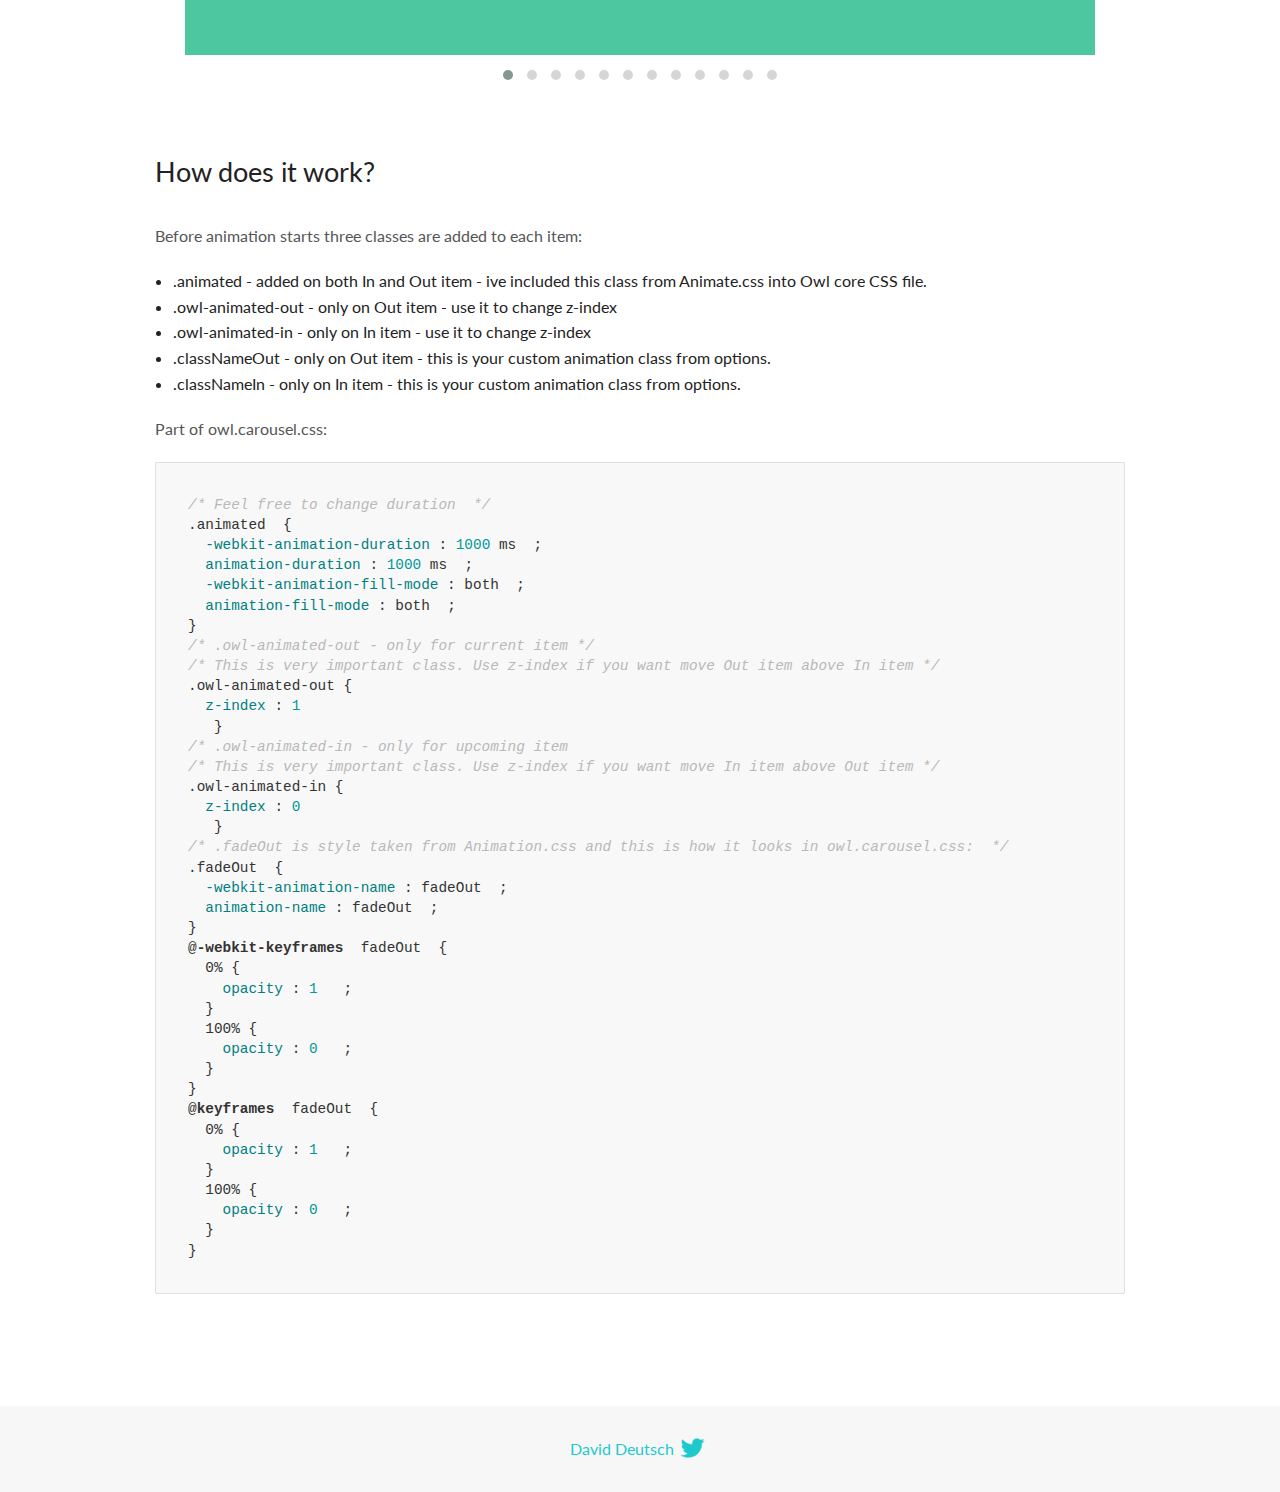
<file: static/OwlCarousel2/docs/demos/animate.html>
<!DOCTYPE html>
<html lang="en">
  <head>

    <!-- head -->
    <meta charset="utf-8">
    <meta name="msapplication-tap-highlight" content="no" />
    <meta name="viewport" content="width=device-width, initial-scale=1.0" />
    <meta name="description" content="Animate carousel">
    <meta name="author" content="David Deutsch">
    <title>
      Animate Demo | Owl Carousel | 2.3.4
    </title>

    <!-- Stylesheets -->
    <link href='https://fonts.googleapis.com/css?family=Lato:300,400,700,400italic,300italic' rel='stylesheet' type='text/css'>
    <link rel="stylesheet" href="../assets/css/docs.theme.min.css">

    <!-- Owl Stylesheets -->
    <link rel="stylesheet" href="../assets/owlcarousel/assets/owl.carousel.min.css">
    <link rel="stylesheet" href="../assets/owlcarousel/assets/owl.theme.default.min.css">

    <!-- HTML5 shim and Respond.js IE8 support of HTML5 elements and media queries -->

    <!--[if lt IE 9]>
      <script src="https://oss.maxcdn.com/libs/html5shiv/3.7.0/html5shiv.js"></script>
      <script src="https://oss.maxcdn.com/libs/respond.js/1.3.0/respond.min.js"></script>
    <![endif]-->

    <!-- Favicons -->
    <link rel="apple-touch-icon-precomposed" sizes="144x144" href="../assets/ico/apple-touch-icon-144-precomposed.png">
    <link rel="shortcut icon" href="../assets/ico/favicon.png">
    <link rel="shortcut icon" href="favicon.ico">

    <!-- Yeah i know js should not be in header. Its required for demos.-->

    <!-- javascript -->
    <script src="../assets/vendors/jquery.min.js"></script>
    <script src="../assets/owlcarousel/owl.carousel.js"></script>
  </head>
  <body>

    <!-- header -->
    <header class="header">
      <div class="row">
        <div class="large-12 columns">
          <div class="brand left">
            <h3>
              <a href="/OwlCarousel2/">owl.carousel.js</a> 
            </h3>
          </div>
          <a id="toggle-nav" class="right">
            <span></span> <span></span> <span></span> 
          </a> 
          <div class="nav-bar">
            <ul class="clearfix">
              <li> <a href="/OwlCarousel2/index.html">Home</a>  </li>
              <li class="active">
                <a href="/OwlCarousel2/demos/demos.html">Demos</a> 
              </li>
              <li> <a href="/OwlCarousel2/docs/started-welcome.html">Docs</a>  </li>
              <li>
                <a href="https://github.com/OwlCarousel2/OwlCarousel2/archive/2.3.4.zip">Download</a> 
                <span class="download"></span> 
              </li>
            </ul>
          </div>
        </div>
      </div>
    </header>

    <!-- title -->
    <section class="title">
      <div class="row">
        <div class="large-12 columns">
          <h1>Animate</h1>
        </div>
      </div>
    </section>

    <!--  Demos -->
    <section id="demos">
      <div class="row">
        <div class="large-12 columns">
          <div class="fadeOut owl-carousel owl-theme">
            <div class="item">
              <h4>1</h4>
            </div>
            <div class="item">
              <h4>2</h4>
            </div>
            <div class="item">
              <h4>3</h4>
            </div>
            <div class="item">
              <h4>4</h4>
            </div>
            <div class="item">
              <h4>5</h4>
            </div>
            <div class="item">
              <h4>6</h4>
            </div>
            <div class="item">
              <h4>7</h4>
            </div>
            <div class="item">
              <h4>8</h4>
            </div>
            <div class="item">
              <h4>9</h4>
            </div>
            <div class="item">
              <h4>10</h4>
            </div>
            <div class="item">
              <h4>11</h4>
            </div>
            <div class="item">
              <h4>12</h4>
            </div>
          </div>
          <h3 id="overview">Overview</h3>
          <p>To get fade out effect just set:</p>
          <pre><code>animateOut: &#39;fadeOut&#39;</code></pre>
          <blockquote>
            <p><code>fadeOut</code> value is the only built-in CSS animate style. However there are tons of additional CSS animations that you can use in Owl. Simply download
              <a href="https://daneden.github.io/animate.css/">animate.css</a>  library and you are ready to extend Owl with new fancy transitions.</p>
          </blockquote>
          <h3 id="important">Important</h3>
          <p>Animate functions work only with one item and only in browsers that support perspective property.</p>
          <h3 id="how-to-use-additional-animation-from-animate-css-library">How to use additional animation from <code>animate.css</code> library</h3>
          <ol>
            <li> <a href="https://daneden.github.io/animate.css/">Download animate.css</a>  </li>
            <li>Include animate.css into header.</li>
            <li>Set <code>animateOut</code> and <code>animateIn</code> options with the style names you picked.</li>
          </ol>
          <pre><code>$(&#39;.custom1&#39;).owlCarousel({
    animateOut: &#39;slideOutDown&#39;,
    animateIn: &#39;flipInX&#39;,
    items:1,
    margin:30,
    stagePadding:30,
    smartSpeed:450
});</code></pre>
          <p>Example with slideOutDown and flipInX</p>
          <div class="custom1 owl-carousel owl-theme">
            <div class="item">
              <h4>1</h4>
            </div>
            <div class="item">
              <h4>2</h4>
            </div>
            <div class="item">
              <h4>3</h4>
            </div>
            <div class="item">
              <h4>4</h4>
            </div>
            <div class="item">
              <h4>5</h4>
            </div>
            <div class="item">
              <h4>6</h4>
            </div>
            <div class="item">
              <h4>7</h4>
            </div>
            <div class="item">
              <h4>8</h4>
            </div>
            <div class="item">
              <h4>9</h4>
            </div>
            <div class="item">
              <h4>10</h4>
            </div>
            <div class="item">
              <h4>11</h4>
            </div>
            <div class="item">
              <h4>12</h4>
            </div>
          </div>
          <h3 id="how-does-it-work-">How does it work?</h3>
          <p>Before animation starts three classes are added to each item:</p>
          <ul>
            <li>.animated - added on both In and Out item - ive included this class from Animate.css into Owl core CSS file.</li>
            <li>.owl-animated-out - only on Out item - use it to change z-index</li>
            <li>.owl-animated-in - only on In item - use it to change z-index</li>
            <li>.classNameOut - only on Out item - this is your custom animation class from options.</li>
            <li>.classNameIn - only on In item - this is your custom animation class from options.</li>
          </ul>
          <p>Part of owl.carousel.css:</p>
          <pre><code class="language-css"><span class="comment">/* Feel free to change duration  */</span> 
<span class="class">.animated</span>  <span class="rules">{
  <span class="rule"><span class="attribute">-webkit-animation-duration</span> :<span class="value"> <span class="number">1000</span> ms</span> </span> ;
  <span class="rule"><span class="attribute">animation-duration</span> :<span class="value"> <span class="number">1000</span> ms</span> </span> ;
  <span class="rule"><span class="attribute">-webkit-animation-fill-mode</span> :<span class="value"> both</span> </span> ;
  <span class="rule"><span class="attribute">animation-fill-mode</span> :<span class="value"> both</span> </span> ;
<span class="rule">}</span> </span> 
<span class="comment">/* .owl-animated-out - only for current item */</span> 
<span class="comment">/* This is very important class. Use z-index if you want move Out item above In item */</span> 
<span class="class">.owl-animated-out</span> <span class="rules">{
  <span class="rule"><span class="attribute">z-index</span> :<span class="value"> <span class="number">1</span> 
</span> </span> </span> }
<span class="comment">/* .owl-animated-in - only for upcoming item
/* This is very important class. Use z-index if you want move In item above Out item */</span> 
<span class="class">.owl-animated-in</span> <span class="rules">{
  <span class="rule"><span class="attribute">z-index</span> :<span class="value"> <span class="number">0</span> 
</span> </span> </span> }
<span class="comment">/* .fadeOut is style taken from Animation.css and this is how it looks in owl.carousel.css:  */</span> 
<span class="class">.fadeOut</span>  <span class="rules">{
  <span class="rule"><span class="attribute">-webkit-animation-name</span> :<span class="value"> fadeOut</span> </span> ;
  <span class="rule"><span class="attribute">animation-name</span> :<span class="value"> fadeOut</span> </span> ;
<span class="rule">}</span> </span> 
<span class="at_rule">@<span class="keyword">-webkit-keyframes</span>  fadeOut </span> {
  0% <span class="rules">{
    <span class="rule"><span class="attribute">opacity</span> :<span class="value"> <span class="number">1</span> </span> </span> ;
  <span class="rule">}</span> </span> 
  100% <span class="rules">{
    <span class="rule"><span class="attribute">opacity</span> :<span class="value"> <span class="number">0</span> </span> </span> ;
  <span class="rule">}</span> </span> 
}
<span class="at_rule">@<span class="keyword">keyframes</span>  fadeOut </span> {
  0% <span class="rules">{
    <span class="rule"><span class="attribute">opacity</span> :<span class="value"> <span class="number">1</span> </span> </span> ;
  <span class="rule">}</span> </span> 
  100% <span class="rules">{
    <span class="rule"><span class="attribute">opacity</span> :<span class="value"> <span class="number">0</span> </span> </span> ;
  <span class="rule">}</span> </span> 
}</code></pre>
          <link rel="stylesheet" href="../assets/css/animate.css">
          <script>
            jQuery(document).ready(function($) {
              $('.fadeOut').owlCarousel({
                items: 1,
                animateOut: 'fadeOut',
                loop: true,
                margin: 10,
              });
              $('.custom1').owlCarousel({
                animateOut: 'slideOutDown',
                animateIn: 'flipInX',
                items: 1,
                margin: 30,
                stagePadding: 30,
                smartSpeed: 450
              });
            });
          </script>
        </div>
      </div>
    </section>

    <!-- footer -->
    <footer class="footer">
      <div class="row">
        <div class="large-12 columns">
          <h5>
            <a href="/OwlCarousel2/docs/support-contact.html">David Deutsch</a> 
            <a id="custom-tweet-button" href="https://twitter.com/share?url=https://github.com/OwlCarousel2/OwlCarousel2&text=Owl Carousel - This is so awesome! " target="_blank"></a> 
          </h5>
        </div>
      </div>
    </footer>

    <!-- vendors -->
    <script src="../assets/vendors/highlight.js"></script>
    <script src="../assets/js/app.js"></script>
  </body>
</html>
</file>
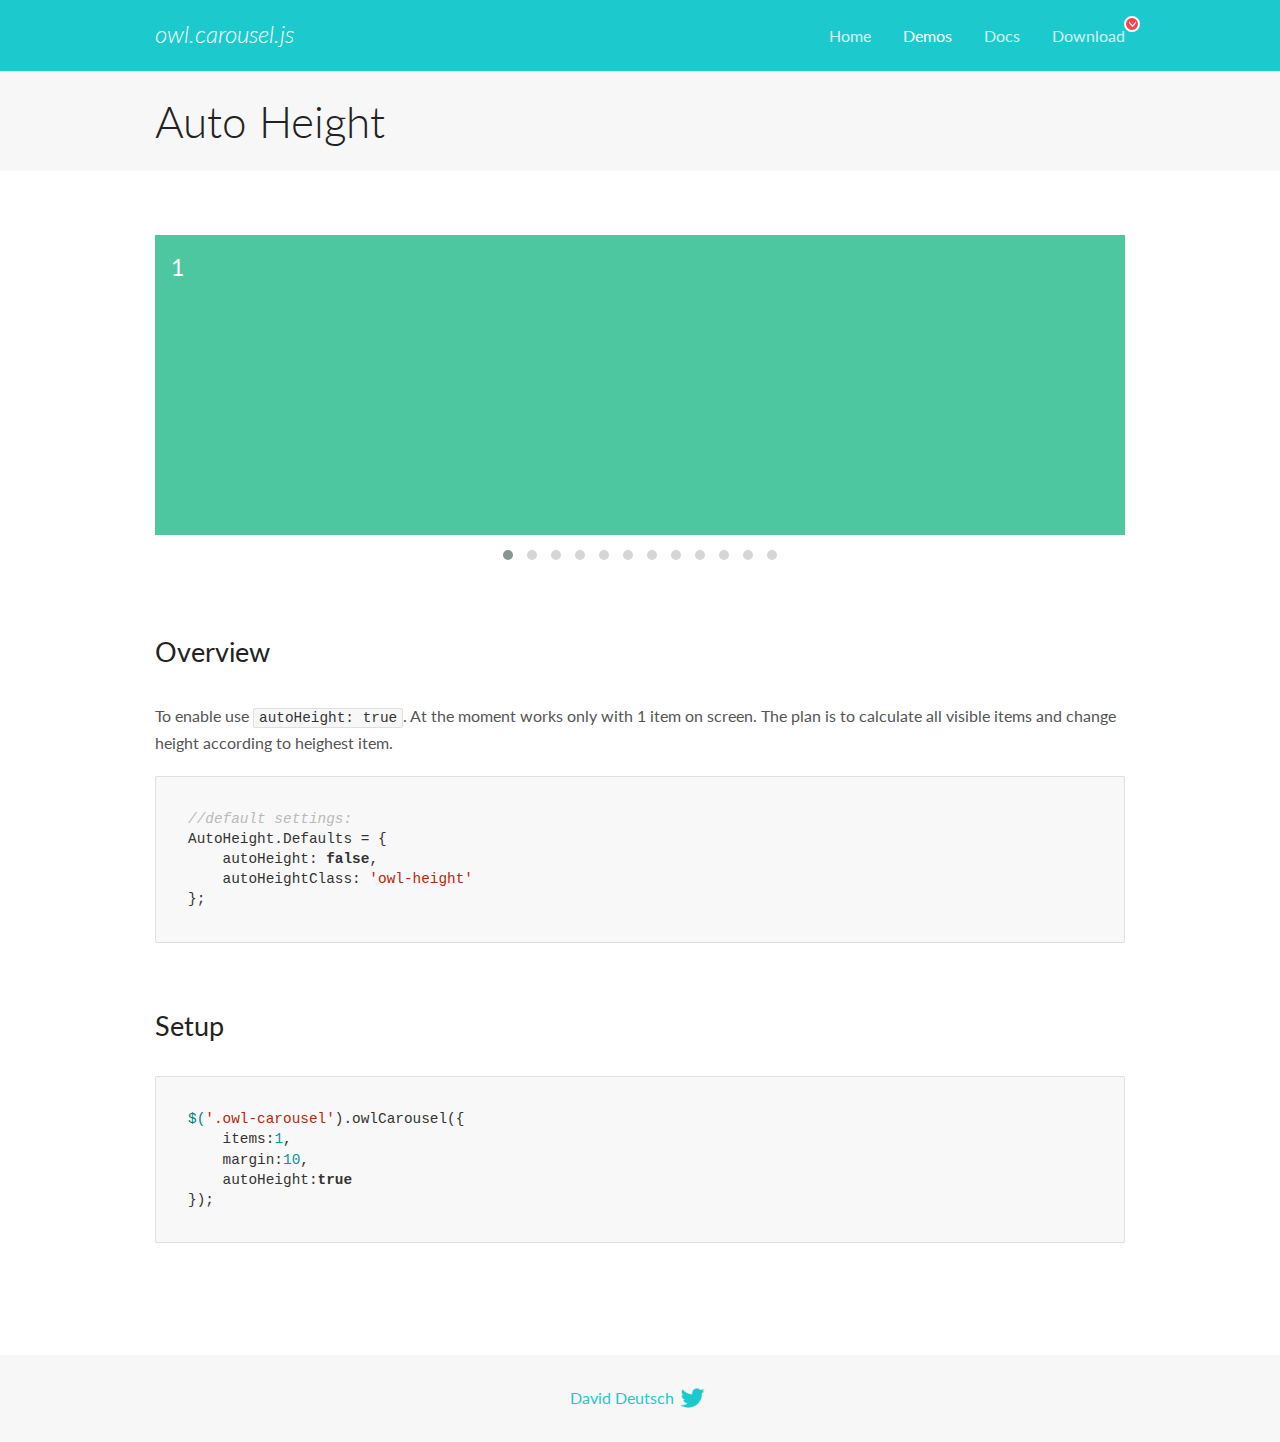
<file: static/OwlCarousel2/docs/demos/autoheight.html>
<!DOCTYPE html>
<html lang="en">
  <head>

    <!-- head -->
    <meta charset="utf-8">
    <meta name="msapplication-tap-highlight" content="no" />
    <meta name="viewport" content="width=device-width, initial-scale=1.0" />
    <meta name="description" content="autoHeight usage demo">
    <meta name="author" content="David Deutsch">
    <title>
      Auto Height Demo | Owl Carousel | 2.3.4
    </title>

    <!-- Stylesheets -->
    <link href='https://fonts.googleapis.com/css?family=Lato:300,400,700,400italic,300italic' rel='stylesheet' type='text/css'>
    <link rel="stylesheet" href="../assets/css/docs.theme.min.css">

    <!-- Owl Stylesheets -->
    <link rel="stylesheet" href="../assets/owlcarousel/assets/owl.carousel.min.css">
    <link rel="stylesheet" href="../assets/owlcarousel/assets/owl.theme.default.min.css">

    <!-- HTML5 shim and Respond.js IE8 support of HTML5 elements and media queries -->

    <!--[if lt IE 9]>
      <script src="https://oss.maxcdn.com/libs/html5shiv/3.7.0/html5shiv.js"></script>
      <script src="https://oss.maxcdn.com/libs/respond.js/1.3.0/respond.min.js"></script>
    <![endif]-->

    <!-- Favicons -->
    <link rel="apple-touch-icon-precomposed" sizes="144x144" href="../assets/ico/apple-touch-icon-144-precomposed.png">
    <link rel="shortcut icon" href="../assets/ico/favicon.png">
    <link rel="shortcut icon" href="favicon.ico">

    <!-- Yeah i know js should not be in header. Its required for demos.-->

    <!-- javascript -->
    <script src="../assets/vendors/jquery.min.js"></script>
    <script src="../assets/owlcarousel/owl.carousel.js"></script>
  </head>
  <body>

    <!-- header -->
    <header class="header">
      <div class="row">
        <div class="large-12 columns">
          <div class="brand left">
            <h3>
              <a href="/OwlCarousel2/">owl.carousel.js</a> 
            </h3>
          </div>
          <a id="toggle-nav" class="right">
            <span></span> <span></span> <span></span> 
          </a> 
          <div class="nav-bar">
            <ul class="clearfix">
              <li> <a href="/OwlCarousel2/index.html">Home</a>  </li>
              <li class="active">
                <a href="/OwlCarousel2/demos/demos.html">Demos</a> 
              </li>
              <li> <a href="/OwlCarousel2/docs/started-welcome.html">Docs</a>  </li>
              <li>
                <a href="https://github.com/OwlCarousel2/OwlCarousel2/archive/2.3.4.zip">Download</a> 
                <span class="download"></span> 
              </li>
            </ul>
          </div>
        </div>
      </div>
    </header>

    <!-- title -->
    <section class="title">
      <div class="row">
        <div class="large-12 columns">
          <h1>Auto Height</h1>
        </div>
      </div>
    </section>

    <!--  Demos -->
    <section id="demos">
      <div class="row">
        <div class="large-12 columns">
          <div class="owl-carousel owl-theme">
            <div class="item" style="height:300px">
              <h4>1</h4>
            </div>
            <div class="item" style="height:100px">
              <h4>2</h4>
            </div>
            <div class="item" style="height:500px">
              <h4>3</h4>
            </div>
            <div class="item" style="height:250px">
              <h4>4</h4>
            </div>
            <div class="item" style="height:400px">
              <h4>5</h4>
            </div>
            <div class="item" style="height:500px">
              <h4>6</h4>
            </div>
            <div class="item" style="height:600px">
              <h4>7</h4>
            </div>
            <div class="item" style="height:400px">
              <h4>8</h4>
            </div>
            <div class="item" style="height:300px">
              <h4>9</h4>
            </div>
            <div class="item" style="height:350px">
              <h4>10</h4>
            </div>
            <div class="item" style="height:200px">
              <h4>11</h4>
            </div>
            <div class="item" style="height:150px">
              <h4>12</h4>
            </div>
          </div>
          <h3 id="overview">Overview</h3>
          <p>To enable use <code>autoHeight: true</code>. At the moment works only with 1 item on screen. The plan is to calculate all visible items and change height according to heighest item.</p>
          <pre><code>//default settings:
AutoHeight.Defaults = {
    autoHeight: false,
    autoHeightClass: &#39;owl-height&#39;
};</code></pre>
          <h3 id="setup">Setup</h3>
          <pre><code>$(&#39;.owl-carousel&#39;).owlCarousel({
    items:1,
    margin:10,
    autoHeight:true
});</code></pre>
          <script>
            $(document).ready(function() {
              $('.owl-carousel').owlCarousel({
                items: 1,
                margin: 10,
                autoHeight: true
              });
            })
          </script>
        </div>
      </div>
    </section>

    <!-- footer -->
    <footer class="footer">
      <div class="row">
        <div class="large-12 columns">
          <h5>
            <a href="/OwlCarousel2/docs/support-contact.html">David Deutsch</a> 
            <a id="custom-tweet-button" href="https://twitter.com/share?url=https://github.com/OwlCarousel2/OwlCarousel2&text=Owl Carousel - This is so awesome! " target="_blank"></a> 
          </h5>
        </div>
      </div>
    </footer>

    <!-- vendors -->
    <script src="../assets/vendors/highlight.js"></script>
    <script src="../assets/js/app.js"></script>
  </body>
</html>
</file>
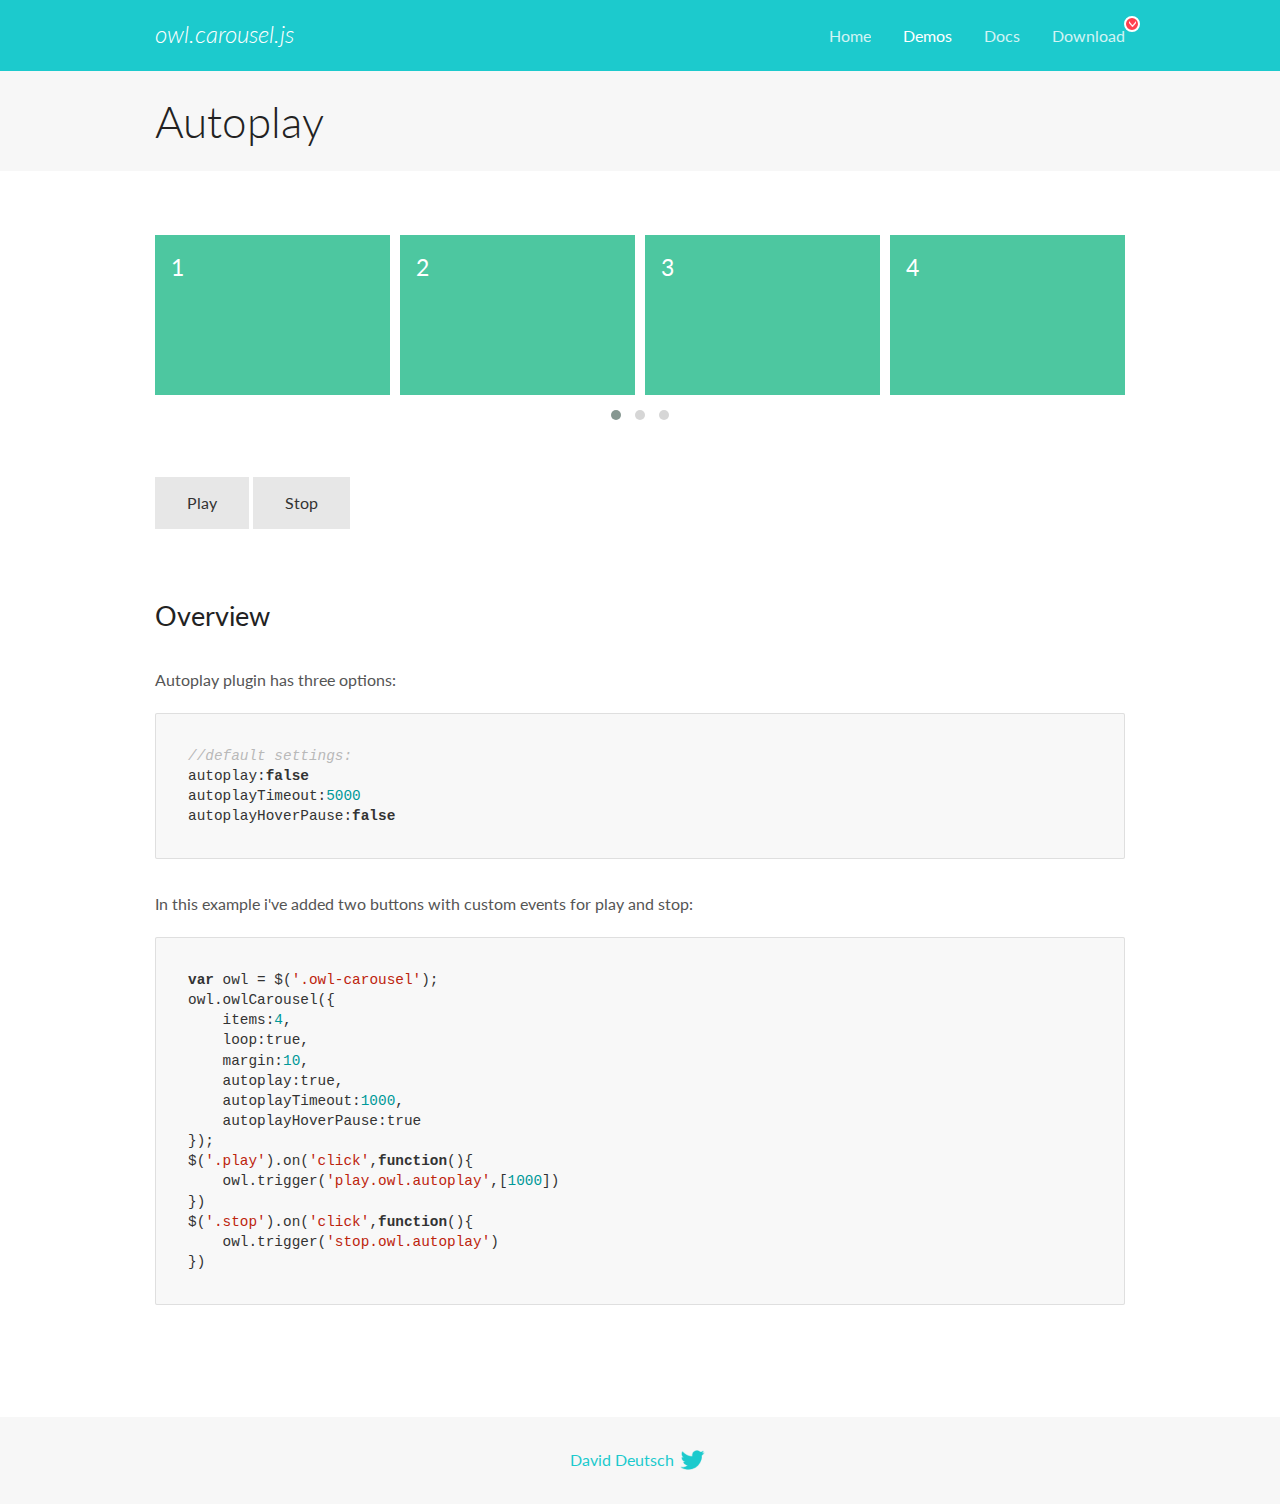
<file: static/OwlCarousel2/docs/demos/autoplay.html>
<!DOCTYPE html>
<html lang="en">
  <head>

    <!-- head -->
    <meta charset="utf-8">
    <meta name="msapplication-tap-highlight" content="no" />
    <meta name="viewport" content="width=device-width, initial-scale=1.0" />
    <meta name="description" content="Autoplay usage demo">
    <meta name="author" content="David Deutsch">
    <title>
      Autoplay Demo | Owl Carousel | 2.3.4
    </title>

    <!-- Stylesheets -->
    <link href='https://fonts.googleapis.com/css?family=Lato:300,400,700,400italic,300italic' rel='stylesheet' type='text/css'>
    <link rel="stylesheet" href="../assets/css/docs.theme.min.css">

    <!-- Owl Stylesheets -->
    <link rel="stylesheet" href="../assets/owlcarousel/assets/owl.carousel.min.css">
    <link rel="stylesheet" href="../assets/owlcarousel/assets/owl.theme.default.min.css">

    <!-- HTML5 shim and Respond.js IE8 support of HTML5 elements and media queries -->

    <!--[if lt IE 9]>
      <script src="https://oss.maxcdn.com/libs/html5shiv/3.7.0/html5shiv.js"></script>
      <script src="https://oss.maxcdn.com/libs/respond.js/1.3.0/respond.min.js"></script>
    <![endif]-->

    <!-- Favicons -->
    <link rel="apple-touch-icon-precomposed" sizes="144x144" href="../assets/ico/apple-touch-icon-144-precomposed.png">
    <link rel="shortcut icon" href="../assets/ico/favicon.png">
    <link rel="shortcut icon" href="favicon.ico">

    <!-- Yeah i know js should not be in header. Its required for demos.-->

    <!-- javascript -->
    <script src="../assets/vendors/jquery.min.js"></script>
    <script src="../assets/owlcarousel/owl.carousel.js"></script>
  </head>
  <body>

    <!-- header -->
    <header class="header">
      <div class="row">
        <div class="large-12 columns">
          <div class="brand left">
            <h3>
              <a href="/OwlCarousel2/">owl.carousel.js</a> 
            </h3>
          </div>
          <a id="toggle-nav" class="right">
            <span></span> <span></span> <span></span> 
          </a> 
          <div class="nav-bar">
            <ul class="clearfix">
              <li> <a href="/OwlCarousel2/index.html">Home</a>  </li>
              <li class="active">
                <a href="/OwlCarousel2/demos/demos.html">Demos</a> 
              </li>
              <li> <a href="/OwlCarousel2/docs/started-welcome.html">Docs</a>  </li>
              <li>
                <a href="https://github.com/OwlCarousel2/OwlCarousel2/archive/2.3.4.zip">Download</a> 
                <span class="download"></span> 
              </li>
            </ul>
          </div>
        </div>
      </div>
    </header>

    <!-- title -->
    <section class="title">
      <div class="row">
        <div class="large-12 columns">
          <h1>Autoplay</h1>
        </div>
      </div>
    </section>

    <!--  Demos -->
    <section id="demos">
      <div class="row">
        <div class="large-12 columns">
          <div class="owl-carousel owl-theme">
            <div class="item">
              <h4>1</h4>
            </div>
            <div class="item">
              <h4>2</h4>
            </div>
            <div class="item">
              <h4>3</h4>
            </div>
            <div class="item">
              <h4>4</h4>
            </div>
            <div class="item">
              <h4>5</h4>
            </div>
            <div class="item">
              <h4>6</h4>
            </div>
            <div class="item">
              <h4>7</h4>
            </div>
            <div class="item">
              <h4>8</h4>
            </div>
            <div class="item">
              <h4>9</h4>
            </div>
            <div class="item">
              <h4>10</h4>
            </div>
            <div class="item">
              <h4>11</h4>
            </div>
            <div class="item">
              <h4>12</h4>
            </div>
          </div>
          <a class="button secondary play">Play</a> 
          <a class="button secondary stop">Stop</a> 
          <h3 id="overview">Overview</h3>
          <p>Autoplay plugin has three options:</p>
          <pre><code>//default settings:
autoplay:false
autoplayTimeout:5000
autoplayHoverPause:false</code></pre>
          <p>In this example i&#39;ve added two buttons with custom events for play and stop:</p>
          <pre><code>var owl = $(&#39;.owl-carousel&#39;);
owl.owlCarousel({
    items:4,
    loop:true,
    margin:10,
    autoplay:true,
    autoplayTimeout:1000,
    autoplayHoverPause:true
});
$(&#39;.play&#39;).on(&#39;click&#39;,function(){
    owl.trigger(&#39;play.owl.autoplay&#39;,[1000])
})
$(&#39;.stop&#39;).on(&#39;click&#39;,function(){
    owl.trigger(&#39;stop.owl.autoplay&#39;)
})</code></pre>
          <script>
            $(document).ready(function() {
              var owl = $('.owl-carousel');
              owl.owlCarousel({
                items: 4,
                loop: true,
                margin: 10,
                autoplay: true,
                autoplayTimeout: 1000,
                autoplayHoverPause: true
              });
              $('.play').on('click', function() {
                owl.trigger('play.owl.autoplay', [1000])
              })
              $('.stop').on('click', function() {
                owl.trigger('stop.owl.autoplay')
              })
            })
          </script>
        </div>
      </div>
    </section>

    <!-- footer -->
    <footer class="footer">
      <div class="row">
        <div class="large-12 columns">
          <h5>
            <a href="/OwlCarousel2/docs/support-contact.html">David Deutsch</a> 
            <a id="custom-tweet-button" href="https://twitter.com/share?url=https://github.com/OwlCarousel2/OwlCarousel2&text=Owl Carousel - This is so awesome! " target="_blank"></a> 
          </h5>
        </div>
      </div>
    </footer>

    <!-- vendors -->
    <script src="../assets/vendors/highlight.js"></script>
    <script src="../assets/js/app.js"></script>
  </body>
</html>
</file>
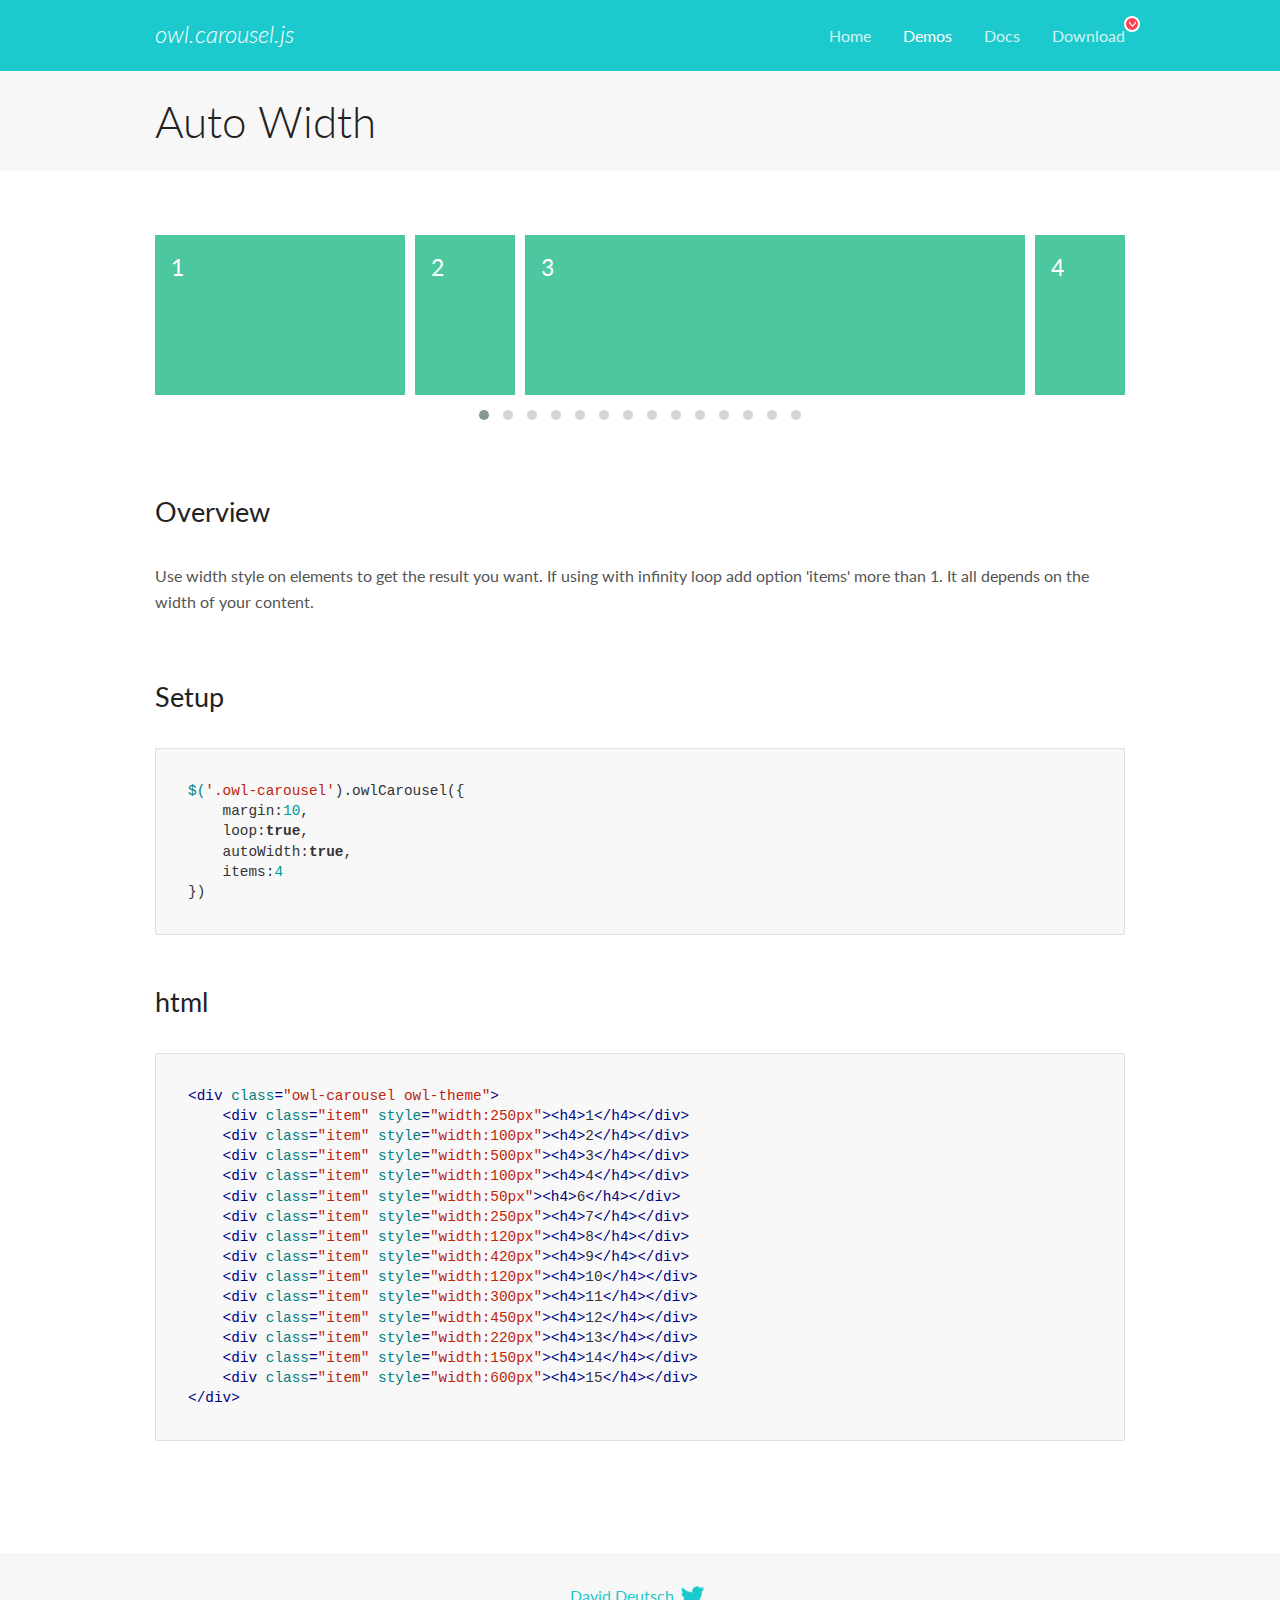
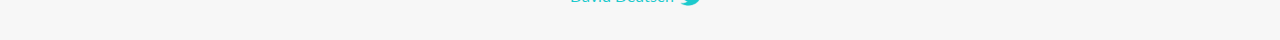
<file: static/OwlCarousel2/docs/demos/autowidth.html>
<!DOCTYPE html>
<html lang="en">
  <head>

    <!-- head -->
    <meta charset="utf-8">
    <meta name="msapplication-tap-highlight" content="no" />
    <meta name="viewport" content="width=device-width, initial-scale=1.0" />
    <meta name="description" content="Auto Width">
    <meta name="author" content="David Deutsch">
    <title>
      Auto Width Demo | Owl Carousel | 2.3.4
    </title>

    <!-- Stylesheets -->
    <link href='https://fonts.googleapis.com/css?family=Lato:300,400,700,400italic,300italic' rel='stylesheet' type='text/css'>
    <link rel="stylesheet" href="../assets/css/docs.theme.min.css">

    <!-- Owl Stylesheets -->
    <link rel="stylesheet" href="../assets/owlcarousel/assets/owl.carousel.min.css">
    <link rel="stylesheet" href="../assets/owlcarousel/assets/owl.theme.default.min.css">

    <!-- HTML5 shim and Respond.js IE8 support of HTML5 elements and media queries -->

    <!--[if lt IE 9]>
      <script src="https://oss.maxcdn.com/libs/html5shiv/3.7.0/html5shiv.js"></script>
      <script src="https://oss.maxcdn.com/libs/respond.js/1.3.0/respond.min.js"></script>
    <![endif]-->

    <!-- Favicons -->
    <link rel="apple-touch-icon-precomposed" sizes="144x144" href="../assets/ico/apple-touch-icon-144-precomposed.png">
    <link rel="shortcut icon" href="../assets/ico/favicon.png">
    <link rel="shortcut icon" href="favicon.ico">

    <!-- Yeah i know js should not be in header. Its required for demos.-->

    <!-- javascript -->
    <script src="../assets/vendors/jquery.min.js"></script>
    <script src="../assets/owlcarousel/owl.carousel.js"></script>
  </head>
  <body>

    <!-- header -->
    <header class="header">
      <div class="row">
        <div class="large-12 columns">
          <div class="brand left">
            <h3>
              <a href="/OwlCarousel2/">owl.carousel.js</a> 
            </h3>
          </div>
          <a id="toggle-nav" class="right">
            <span></span> <span></span> <span></span> 
          </a> 
          <div class="nav-bar">
            <ul class="clearfix">
              <li> <a href="/OwlCarousel2/index.html">Home</a>  </li>
              <li class="active">
                <a href="/OwlCarousel2/demos/demos.html">Demos</a> 
              </li>
              <li> <a href="/OwlCarousel2/docs/started-welcome.html">Docs</a>  </li>
              <li>
                <a href="https://github.com/OwlCarousel2/OwlCarousel2/archive/2.3.4.zip">Download</a> 
                <span class="download"></span> 
              </li>
            </ul>
          </div>
        </div>
      </div>
    </header>

    <!-- title -->
    <section class="title">
      <div class="row">
        <div class="large-12 columns">
          <h1>Auto Width</h1>
        </div>
      </div>
    </section>

    <!--  Demos -->
    <section id="demos">
      <div class="row">
        <div class="large-12 columns">
          <div class="owl-carousel owl-theme">
            <div class="item" style="width:250px">
              <h4>1</h4>
            </div>
            <div class="item" style="width:100px">
              <h4>2</h4>
            </div>
            <div class="item" style="width:500px">
              <h4>3</h4>
            </div>
            <div class="item" style="width:100px">
              <h4>4</h4>
            </div>
            <div class="item" style="width:50px">
              <h4>6</h4>
            </div>
            <div class="item" style="width:250px">
              <h4>7</h4>
            </div>
            <div class="item" style="width:120px">
              <h4>8</h4>
            </div>
            <div class="item" style="width:420px">
              <h4>9</h4>
            </div>
            <div class="item" style="width:120px">
              <h4>10</h4>
            </div>
            <div class="item" style="width:300px">
              <h4>11</h4>
            </div>
            <div class="item" style="width:450px">
              <h4>12</h4>
            </div>
            <div class="item" style="width:220px">
              <h4>13</h4>
            </div>
            <div class="item" style="width:150px">
              <h4>14</h4>
            </div>
            <div class="item" style="width:600px">
              <h4>15</h4>
            </div>
          </div>
          <h3 id="overview">Overview</h3>
          <p>Use width style on elements to get the result you want. If using with infinity loop add option &#39;items&#39; more than 1. It all depends on the width of your content.</p>
          <h3 id="setup">Setup</h3>
          <pre><code>$(&#39;.owl-carousel&#39;).owlCarousel({
    margin:10,
    loop:true,
    autoWidth:true,
    items:4
})</code></pre>
          <h3 id="html">html</h3>
          <pre><code>&lt;div class=&quot;owl-carousel owl-theme&quot;&gt;
    &lt;div class=&quot;item&quot; style=&quot;width:250px&quot;&gt;&lt;h4&gt;1&lt;/h4&gt;&lt;/div&gt;
    &lt;div class=&quot;item&quot; style=&quot;width:100px&quot;&gt;&lt;h4&gt;2&lt;/h4&gt;&lt;/div&gt;
    &lt;div class=&quot;item&quot; style=&quot;width:500px&quot;&gt;&lt;h4&gt;3&lt;/h4&gt;&lt;/div&gt;
    &lt;div class=&quot;item&quot; style=&quot;width:100px&quot;&gt;&lt;h4&gt;4&lt;/h4&gt;&lt;/div&gt;
    &lt;div class=&quot;item&quot; style=&quot;width:50px&quot;&gt;&lt;h4&gt;6&lt;/h4&gt;&lt;/div&gt;
    &lt;div class=&quot;item&quot; style=&quot;width:250px&quot;&gt;&lt;h4&gt;7&lt;/h4&gt;&lt;/div&gt;
    &lt;div class=&quot;item&quot; style=&quot;width:120px&quot;&gt;&lt;h4&gt;8&lt;/h4&gt;&lt;/div&gt;
    &lt;div class=&quot;item&quot; style=&quot;width:420px&quot;&gt;&lt;h4&gt;9&lt;/h4&gt;&lt;/div&gt;
    &lt;div class=&quot;item&quot; style=&quot;width:120px&quot;&gt;&lt;h4&gt;10&lt;/h4&gt;&lt;/div&gt;
    &lt;div class=&quot;item&quot; style=&quot;width:300px&quot;&gt;&lt;h4&gt;11&lt;/h4&gt;&lt;/div&gt;
    &lt;div class=&quot;item&quot; style=&quot;width:450px&quot;&gt;&lt;h4&gt;12&lt;/h4&gt;&lt;/div&gt;
    &lt;div class=&quot;item&quot; style=&quot;width:220px&quot;&gt;&lt;h4&gt;13&lt;/h4&gt;&lt;/div&gt;
    &lt;div class=&quot;item&quot; style=&quot;width:150px&quot;&gt;&lt;h4&gt;14&lt;/h4&gt;&lt;/div&gt;
    &lt;div class=&quot;item&quot; style=&quot;width:600px&quot;&gt;&lt;h4&gt;15&lt;/h4&gt;&lt;/div&gt;
&lt;/div&gt;</code></pre>
          <script>
            $(document).ready(function() {
              $('.owl-carousel').owlCarousel({
                margin: 10,
                loop: true,
                autoWidth: true,
                items: 4
              })
            })
          </script>
        </div>
      </div>
    </section>

    <!-- footer -->
    <footer class="footer">
      <div class="row">
        <div class="large-12 columns">
          <h5>
            <a href="/OwlCarousel2/docs/support-contact.html">David Deutsch</a> 
            <a id="custom-tweet-button" href="https://twitter.com/share?url=https://github.com/OwlCarousel2/OwlCarousel2&text=Owl Carousel - This is so awesome! " target="_blank"></a> 
          </h5>
        </div>
      </div>
    </footer>

    <!-- vendors -->
    <script src="../assets/vendors/highlight.js"></script>
    <script src="../assets/js/app.js"></script>
  </body>
</html>
</file>
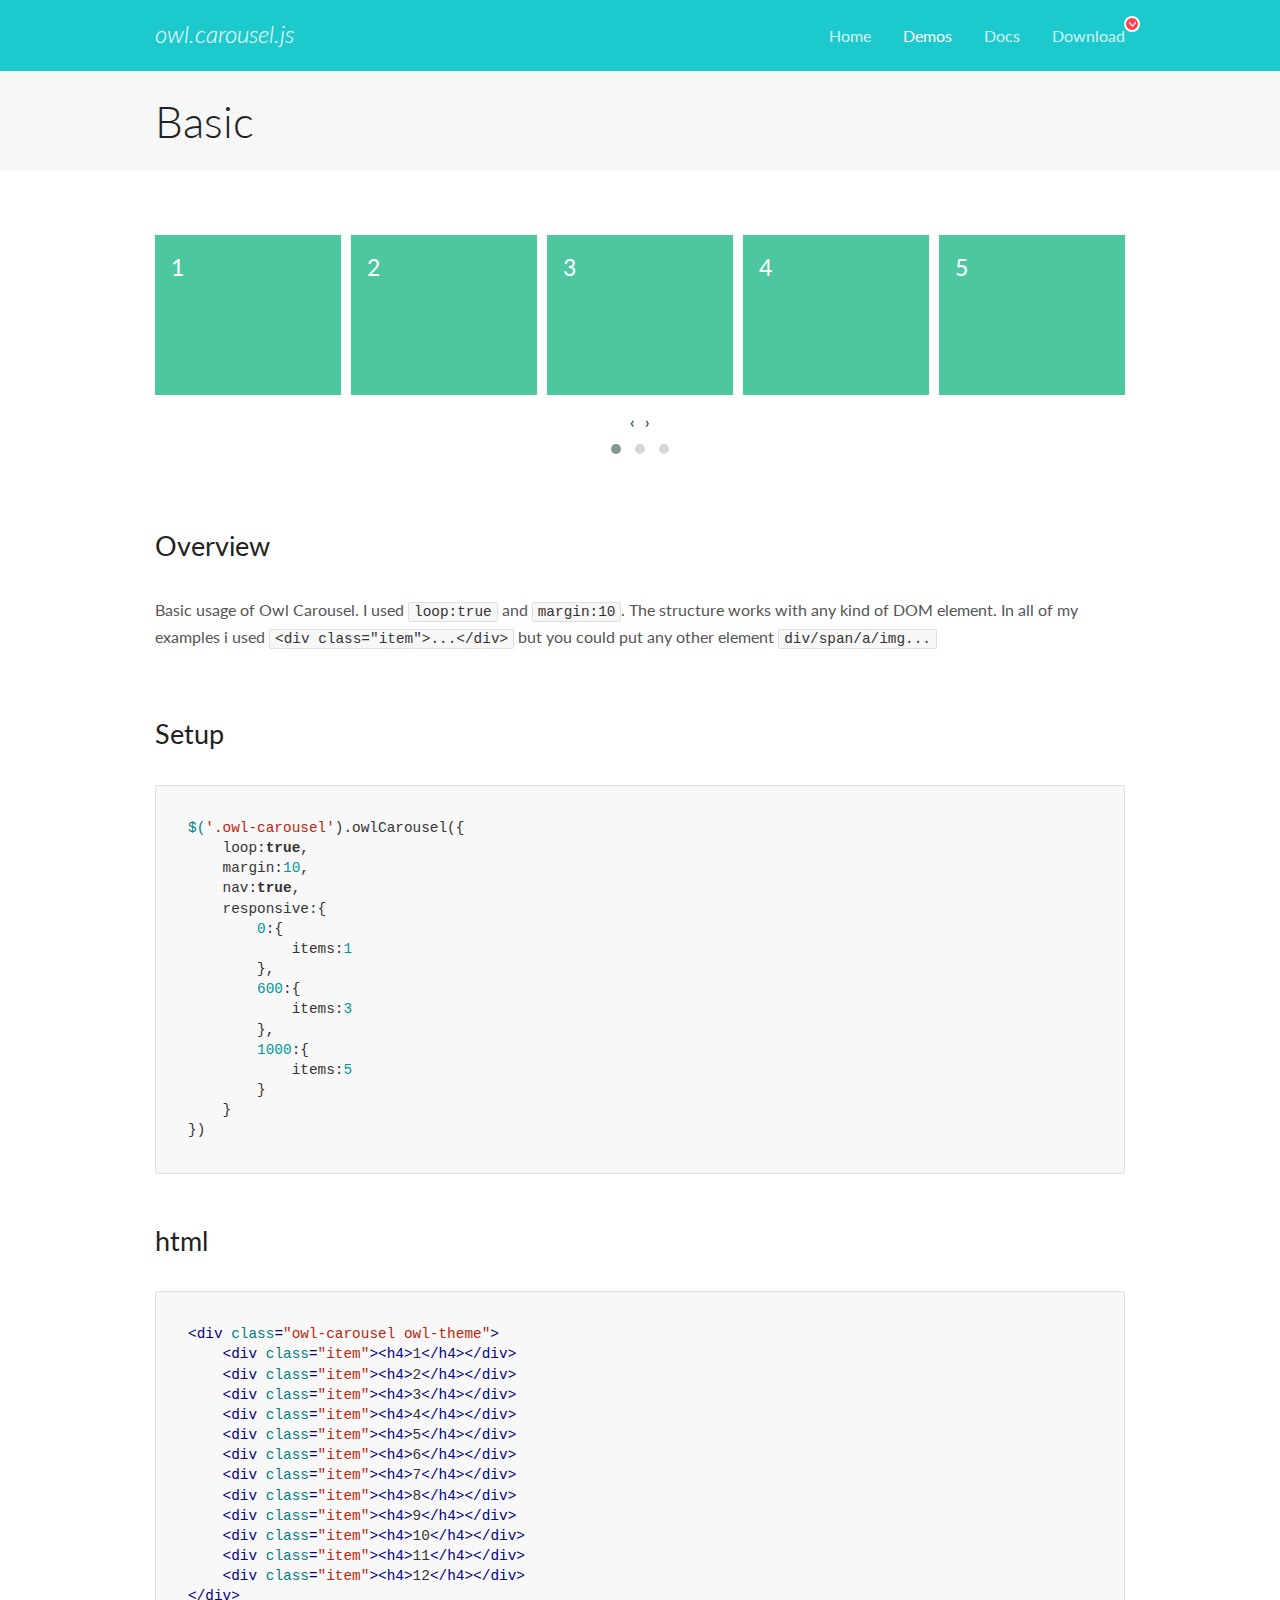
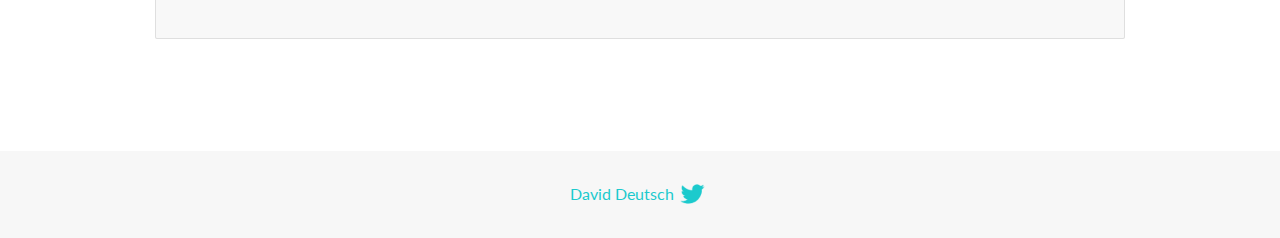
<file: static/OwlCarousel2/docs/demos/basic.html>
<!DOCTYPE html>
<html lang="en">
  <head>

    <!-- head -->
    <meta charset="utf-8">
    <meta name="msapplication-tap-highlight" content="no" />
    <meta name="viewport" content="width=device-width, initial-scale=1.0" />
    <meta name="description" content="Basic usage demo">
    <meta name="author" content="David Deutsch">
    <title>
      Basic Demo | Owl Carousel | 2.3.4
    </title>

    <!-- Stylesheets -->
    <link href='https://fonts.googleapis.com/css?family=Lato:300,400,700,400italic,300italic' rel='stylesheet' type='text/css'>
    <link rel="stylesheet" href="../assets/css/docs.theme.min.css">

    <!-- Owl Stylesheets -->
    <link rel="stylesheet" href="../assets/owlcarousel/assets/owl.carousel.min.css">
    <link rel="stylesheet" href="../assets/owlcarousel/assets/owl.theme.default.min.css">

    <!-- HTML5 shim and Respond.js IE8 support of HTML5 elements and media queries -->

    <!--[if lt IE 9]>
      <script src="https://oss.maxcdn.com/libs/html5shiv/3.7.0/html5shiv.js"></script>
      <script src="https://oss.maxcdn.com/libs/respond.js/1.3.0/respond.min.js"></script>
    <![endif]-->

    <!-- Favicons -->
    <link rel="apple-touch-icon-precomposed" sizes="144x144" href="../assets/ico/apple-touch-icon-144-precomposed.png">
    <link rel="shortcut icon" href="../assets/ico/favicon.png">
    <link rel="shortcut icon" href="favicon.ico">

    <!-- Yeah i know js should not be in header. Its required for demos.-->

    <!-- javascript -->
    <script src="../assets/vendors/jquery.min.js"></script>
    <script src="../assets/owlcarousel/owl.carousel.js"></script>
  </head>
  <body>

    <!-- header -->
    <header class="header">
      <div class="row">
        <div class="large-12 columns">
          <div class="brand left">
            <h3>
              <a href="/OwlCarousel2/">owl.carousel.js</a> 
            </h3>
          </div>
          <a id="toggle-nav" class="right">
            <span></span> <span></span> <span></span> 
          </a> 
          <div class="nav-bar">
            <ul class="clearfix">
              <li> <a href="/OwlCarousel2/index.html">Home</a>  </li>
              <li class="active">
                <a href="/OwlCarousel2/demos/demos.html">Demos</a> 
              </li>
              <li> <a href="/OwlCarousel2/docs/started-welcome.html">Docs</a>  </li>
              <li>
                <a href="https://github.com/OwlCarousel2/OwlCarousel2/archive/2.3.4.zip">Download</a> 
                <span class="download"></span> 
              </li>
            </ul>
          </div>
        </div>
      </div>
    </header>

    <!-- title -->
    <section class="title">
      <div class="row">
        <div class="large-12 columns">
          <h1>Basic</h1>
        </div>
      </div>
    </section>

    <!--  Demos -->
    <section id="demos">
      <div class="row">
        <div class="large-12 columns">
          <div class="owl-carousel owl-theme">
            <div class="item">
              <h4>1</h4>
            </div>
            <div class="item">
              <h4>2</h4>
            </div>
            <div class="item">
              <h4>3</h4>
            </div>
            <div class="item">
              <h4>4</h4>
            </div>
            <div class="item">
              <h4>5</h4>
            </div>
            <div class="item">
              <h4>6</h4>
            </div>
            <div class="item">
              <h4>7</h4>
            </div>
            <div class="item">
              <h4>8</h4>
            </div>
            <div class="item">
              <h4>9</h4>
            </div>
            <div class="item">
              <h4>10</h4>
            </div>
            <div class="item">
              <h4>11</h4>
            </div>
            <div class="item">
              <h4>12</h4>
            </div>
          </div>
          <h3 id="overview">Overview</h3>
          <p>Basic usage of Owl Carousel. I used <code>loop:true</code> and <code>margin:10</code>. The structure works with any kind of DOM element. In all of my examples i used <code>&lt;div class=&quot;item&quot;&gt;...&lt;/div&gt;</code> but you could
            put any other element <code>div/span/a/img...</code></p>
          <h3 id="setup">Setup</h3>
          <pre><code>$(&#39;.owl-carousel&#39;).owlCarousel({
    loop:true,
    margin:10,
    nav:true,
    responsive:{
        0:{
            items:1
        },
        600:{
            items:3
        },
        1000:{
            items:5
        }
    }
})</code></pre>
          <h3 id="html">html</h3>
          <pre><code>&lt;div class=&quot;owl-carousel owl-theme&quot;&gt;
    &lt;div class=&quot;item&quot;&gt;&lt;h4&gt;1&lt;/h4&gt;&lt;/div&gt;
    &lt;div class=&quot;item&quot;&gt;&lt;h4&gt;2&lt;/h4&gt;&lt;/div&gt;
    &lt;div class=&quot;item&quot;&gt;&lt;h4&gt;3&lt;/h4&gt;&lt;/div&gt;
    &lt;div class=&quot;item&quot;&gt;&lt;h4&gt;4&lt;/h4&gt;&lt;/div&gt;
    &lt;div class=&quot;item&quot;&gt;&lt;h4&gt;5&lt;/h4&gt;&lt;/div&gt;
    &lt;div class=&quot;item&quot;&gt;&lt;h4&gt;6&lt;/h4&gt;&lt;/div&gt;
    &lt;div class=&quot;item&quot;&gt;&lt;h4&gt;7&lt;/h4&gt;&lt;/div&gt;
    &lt;div class=&quot;item&quot;&gt;&lt;h4&gt;8&lt;/h4&gt;&lt;/div&gt;
    &lt;div class=&quot;item&quot;&gt;&lt;h4&gt;9&lt;/h4&gt;&lt;/div&gt;
    &lt;div class=&quot;item&quot;&gt;&lt;h4&gt;10&lt;/h4&gt;&lt;/div&gt;
    &lt;div class=&quot;item&quot;&gt;&lt;h4&gt;11&lt;/h4&gt;&lt;/div&gt;
    &lt;div class=&quot;item&quot;&gt;&lt;h4&gt;12&lt;/h4&gt;&lt;/div&gt;
&lt;/div&gt;</code></pre>
          <script>
            $(document).ready(function() {
              var owl = $('.owl-carousel');
              owl.owlCarousel({
                margin: 10,
                nav: true,
                loop: true,
                responsive: {
                  0: {
                    items: 1
                  },
                  600: {
                    items: 3
                  },
                  1000: {
                    items: 5
                  }
                }
              })
            })
          </script>
        </div>
      </div>
    </section>

    <!-- footer -->
    <footer class="footer">
      <div class="row">
        <div class="large-12 columns">
          <h5>
            <a href="/OwlCarousel2/docs/support-contact.html">David Deutsch</a> 
            <a id="custom-tweet-button" href="https://twitter.com/share?url=https://github.com/OwlCarousel2/OwlCarousel2&text=Owl Carousel - This is so awesome! " target="_blank"></a> 
          </h5>
        </div>
      </div>
    </footer>

    <!-- vendors -->
    <script src="../assets/vendors/highlight.js"></script>
    <script src="../assets/js/app.js"></script>
  </body>
</html>
</file>
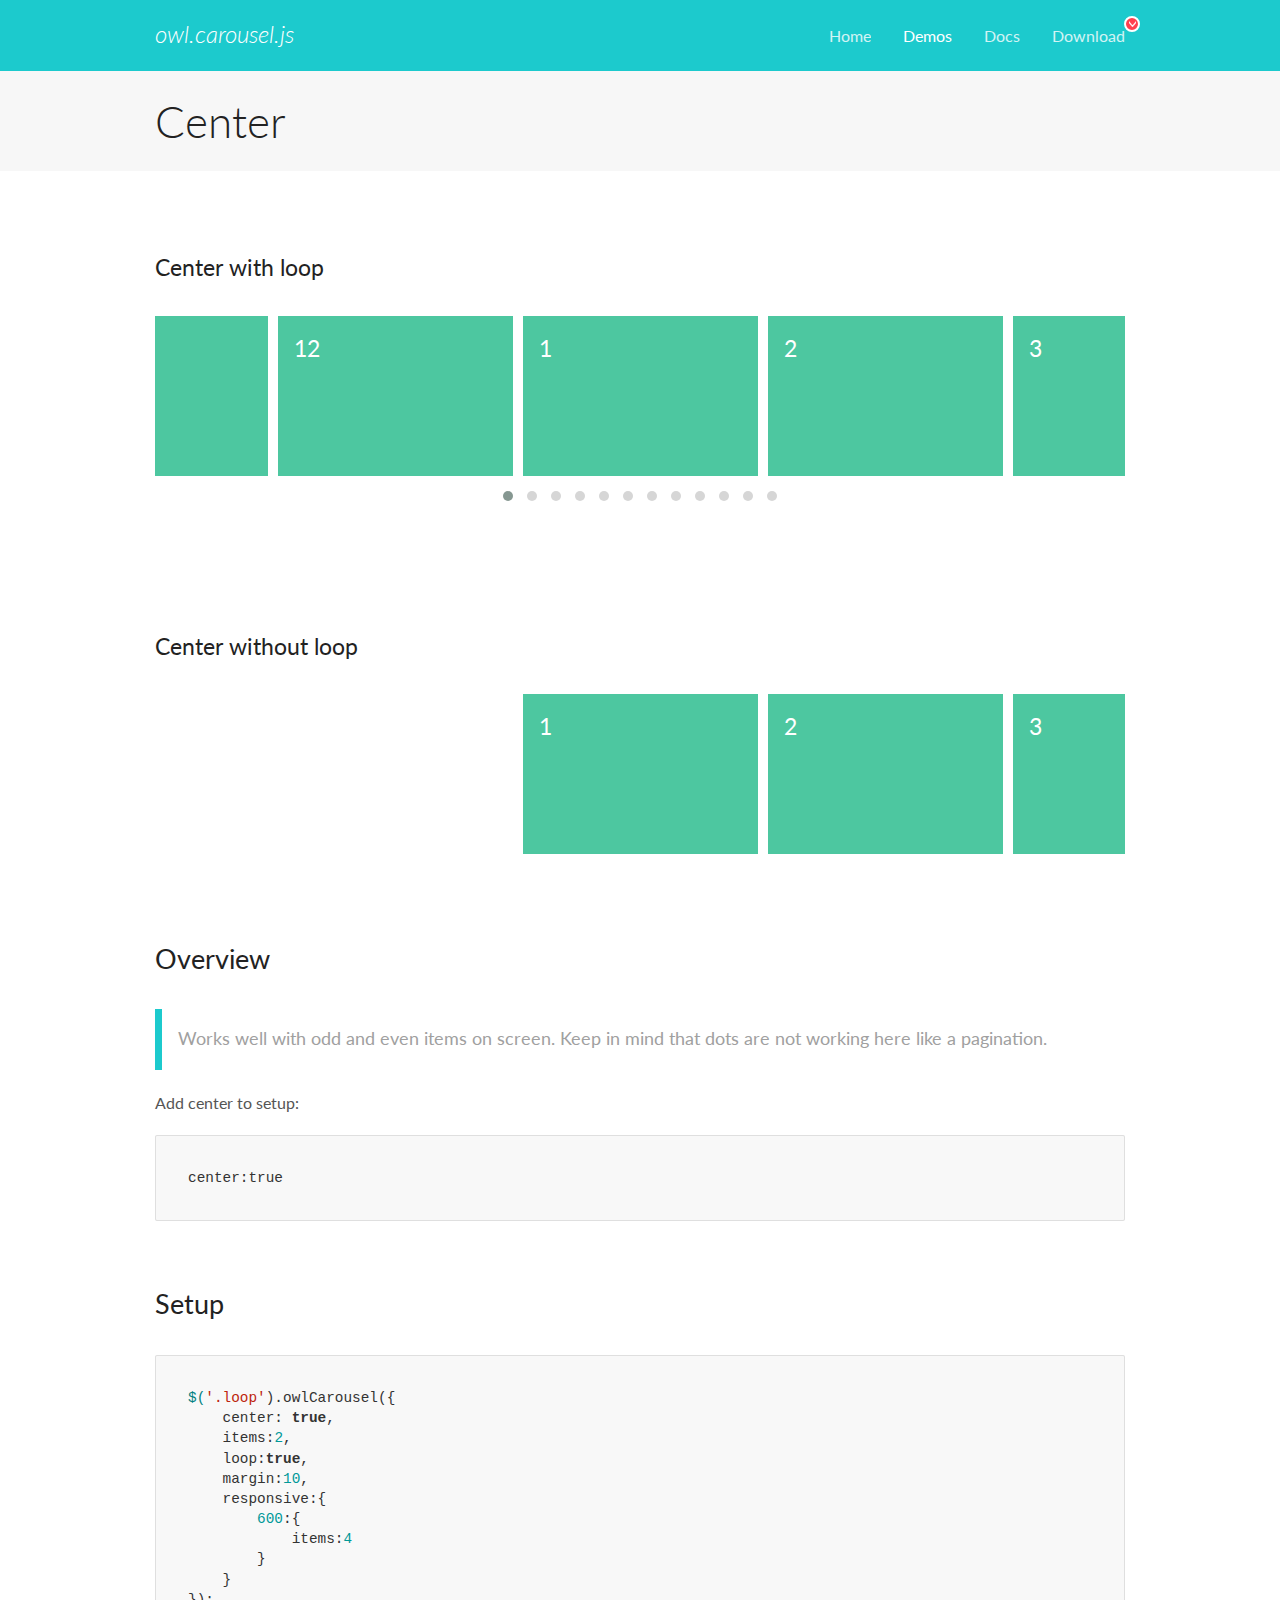
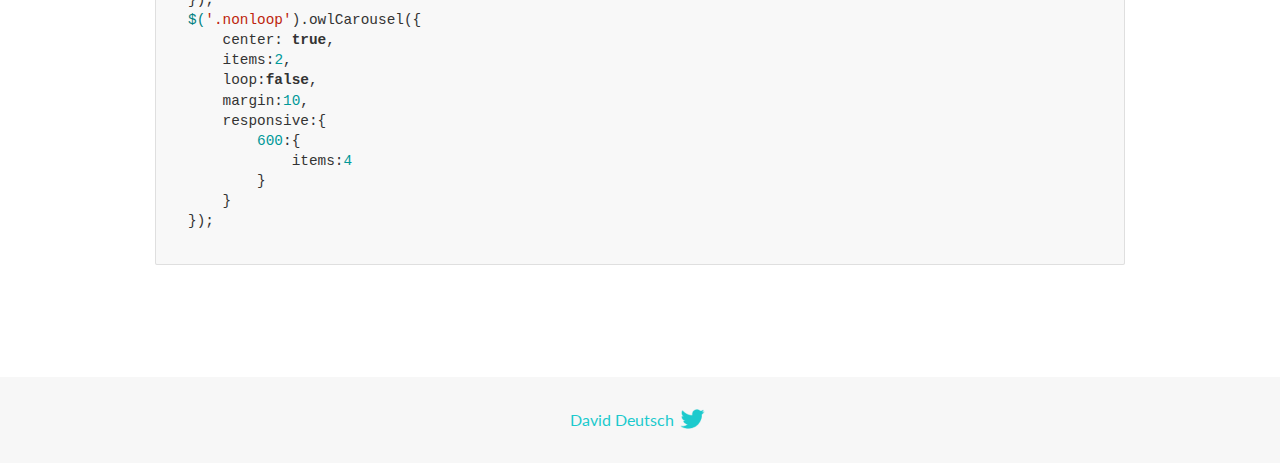
<file: static/OwlCarousel2/docs/demos/center.html>
<!DOCTYPE html>
<html lang="en">
  <head>

    <!-- head -->
    <meta charset="utf-8">
    <meta name="msapplication-tap-highlight" content="no" />
    <meta name="viewport" content="width=device-width, initial-scale=1.0" />
    <meta name="description" content="Center carousel">
    <meta name="author" content="David Deutsch">
    <title>
      Center Demo | Owl Carousel | 2.3.4
    </title>

    <!-- Stylesheets -->
    <link href='https://fonts.googleapis.com/css?family=Lato:300,400,700,400italic,300italic' rel='stylesheet' type='text/css'>
    <link rel="stylesheet" href="../assets/css/docs.theme.min.css">

    <!-- Owl Stylesheets -->
    <link rel="stylesheet" href="../assets/owlcarousel/assets/owl.carousel.min.css">
    <link rel="stylesheet" href="../assets/owlcarousel/assets/owl.theme.default.min.css">

    <!-- HTML5 shim and Respond.js IE8 support of HTML5 elements and media queries -->

    <!--[if lt IE 9]>
      <script src="https://oss.maxcdn.com/libs/html5shiv/3.7.0/html5shiv.js"></script>
      <script src="https://oss.maxcdn.com/libs/respond.js/1.3.0/respond.min.js"></script>
    <![endif]-->

    <!-- Favicons -->
    <link rel="apple-touch-icon-precomposed" sizes="144x144" href="../assets/ico/apple-touch-icon-144-precomposed.png">
    <link rel="shortcut icon" href="../assets/ico/favicon.png">
    <link rel="shortcut icon" href="favicon.ico">

    <!-- Yeah i know js should not be in header. Its required for demos.-->

    <!-- javascript -->
    <script src="../assets/vendors/jquery.min.js"></script>
    <script src="../assets/owlcarousel/owl.carousel.js"></script>
  </head>
  <body>

    <!-- header -->
    <header class="header">
      <div class="row">
        <div class="large-12 columns">
          <div class="brand left">
            <h3>
              <a href="/OwlCarousel2/">owl.carousel.js</a> 
            </h3>
          </div>
          <a id="toggle-nav" class="right">
            <span></span> <span></span> <span></span> 
          </a> 
          <div class="nav-bar">
            <ul class="clearfix">
              <li> <a href="/OwlCarousel2/index.html">Home</a>  </li>
              <li class="active">
                <a href="/OwlCarousel2/demos/demos.html">Demos</a> 
              </li>
              <li> <a href="/OwlCarousel2/docs/started-welcome.html">Docs</a>  </li>
              <li>
                <a href="https://github.com/OwlCarousel2/OwlCarousel2/archive/2.3.4.zip">Download</a> 
                <span class="download"></span> 
              </li>
            </ul>
          </div>
        </div>
      </div>
    </header>

    <!-- title -->
    <section class="title">
      <div class="row">
        <div class="large-12 columns">
          <h1>Center</h1>
        </div>
      </div>
    </section>

    <!--  Demos -->
    <section id="demos">
      <div class="row">
        <div class="large-12 columns">
          <h4 id="center-with-loop">Center with loop</h4>
          <div class="loop owl-carousel owl-theme">
            <div class="item">
              <h4>1</h4>
            </div>
            <div class="item">
              <h4>2</h4>
            </div>
            <div class="item">
              <h4>3</h4>
            </div>
            <div class="item">
              <h4>4</h4>
            </div>
            <div class="item">
              <h4>5</h4>
            </div>
            <div class="item">
              <h4>6</h4>
            </div>
            <div class="item">
              <h4>7</h4>
            </div>
            <div class="item">
              <h4>8</h4>
            </div>
            <div class="item">
              <h4>9</h4>
            </div>
            <div class="item">
              <h4>10</h4>
            </div>
            <div class="item">
              <h4>11</h4>
            </div>
            <div class="item">
              <h4>12</h4>
            </div>
          </div>
          <br>
          <h4 id="center-without-loop">Center without loop</h4>
          <div class="nonloop owl-carousel">
            <div class="item">
              <h4>1</h4>
            </div>
            <div class="item">
              <h4>2</h4>
            </div>
            <div class="item">
              <h4>3</h4>
            </div>
            <div class="item">
              <h4>4</h4>
            </div>
            <div class="item">
              <h4>5</h4>
            </div>
            <div class="item">
              <h4>6</h4>
            </div>
            <div class="item">
              <h4>7</h4>
            </div>
            <div class="item">
              <h4>8</h4>
            </div>
            <div class="item">
              <h4>9</h4>
            </div>
            <div class="item">
              <h4>10</h4>
            </div>
            <div class="item">
              <h4>11</h4>
            </div>
            <div class="item">
              <h4>12</h4>
            </div>
          </div>
          <h3 id="overview">Overview</h3>
          <blockquote>
            <p>Works well with odd and even items on screen. Keep in mind that dots are not working here like a pagination.</p>
          </blockquote>
          <p>Add center to setup:</p>
          <pre><code>center:true</code></pre>
          <h3 id="setup">Setup</h3>
          <pre><code>$(&#39;.loop&#39;).owlCarousel({
    center: true,
    items:2,
    loop:true,
    margin:10,
    responsive:{
        600:{
            items:4
        }
    }
});
$(&#39;.nonloop&#39;).owlCarousel({
    center: true,
    items:2,
    loop:false,
    margin:10,
    responsive:{
        600:{
            items:4
        }
    }
});</code></pre>
          <script>
            jQuery(document).ready(function($) {
              $('.loop').owlCarousel({
                center: true,
                items: 2,
                loop: true,
                margin: 10,
                responsive: {
                  600: {
                    items: 4
                  }
                }
              });
              $('.nonloop').owlCarousel({
                center: true,
                items: 2,
                loop: false,
                margin: 10,
                responsive: {
                  600: {
                    items: 4
                  }
                }
              });
            });
          </script>
        </div>
      </div>
    </section>

    <!-- footer -->
    <footer class="footer">
      <div class="row">
        <div class="large-12 columns">
          <h5>
            <a href="/OwlCarousel2/docs/support-contact.html">David Deutsch</a> 
            <a id="custom-tweet-button" href="https://twitter.com/share?url=https://github.com/OwlCarousel2/OwlCarousel2&text=Owl Carousel - This is so awesome! " target="_blank"></a> 
          </h5>
        </div>
      </div>
    </footer>

    <!-- vendors -->
    <script src="../assets/vendors/highlight.js"></script>
    <script src="../assets/js/app.js"></script>
  </body>
</html>
</file>
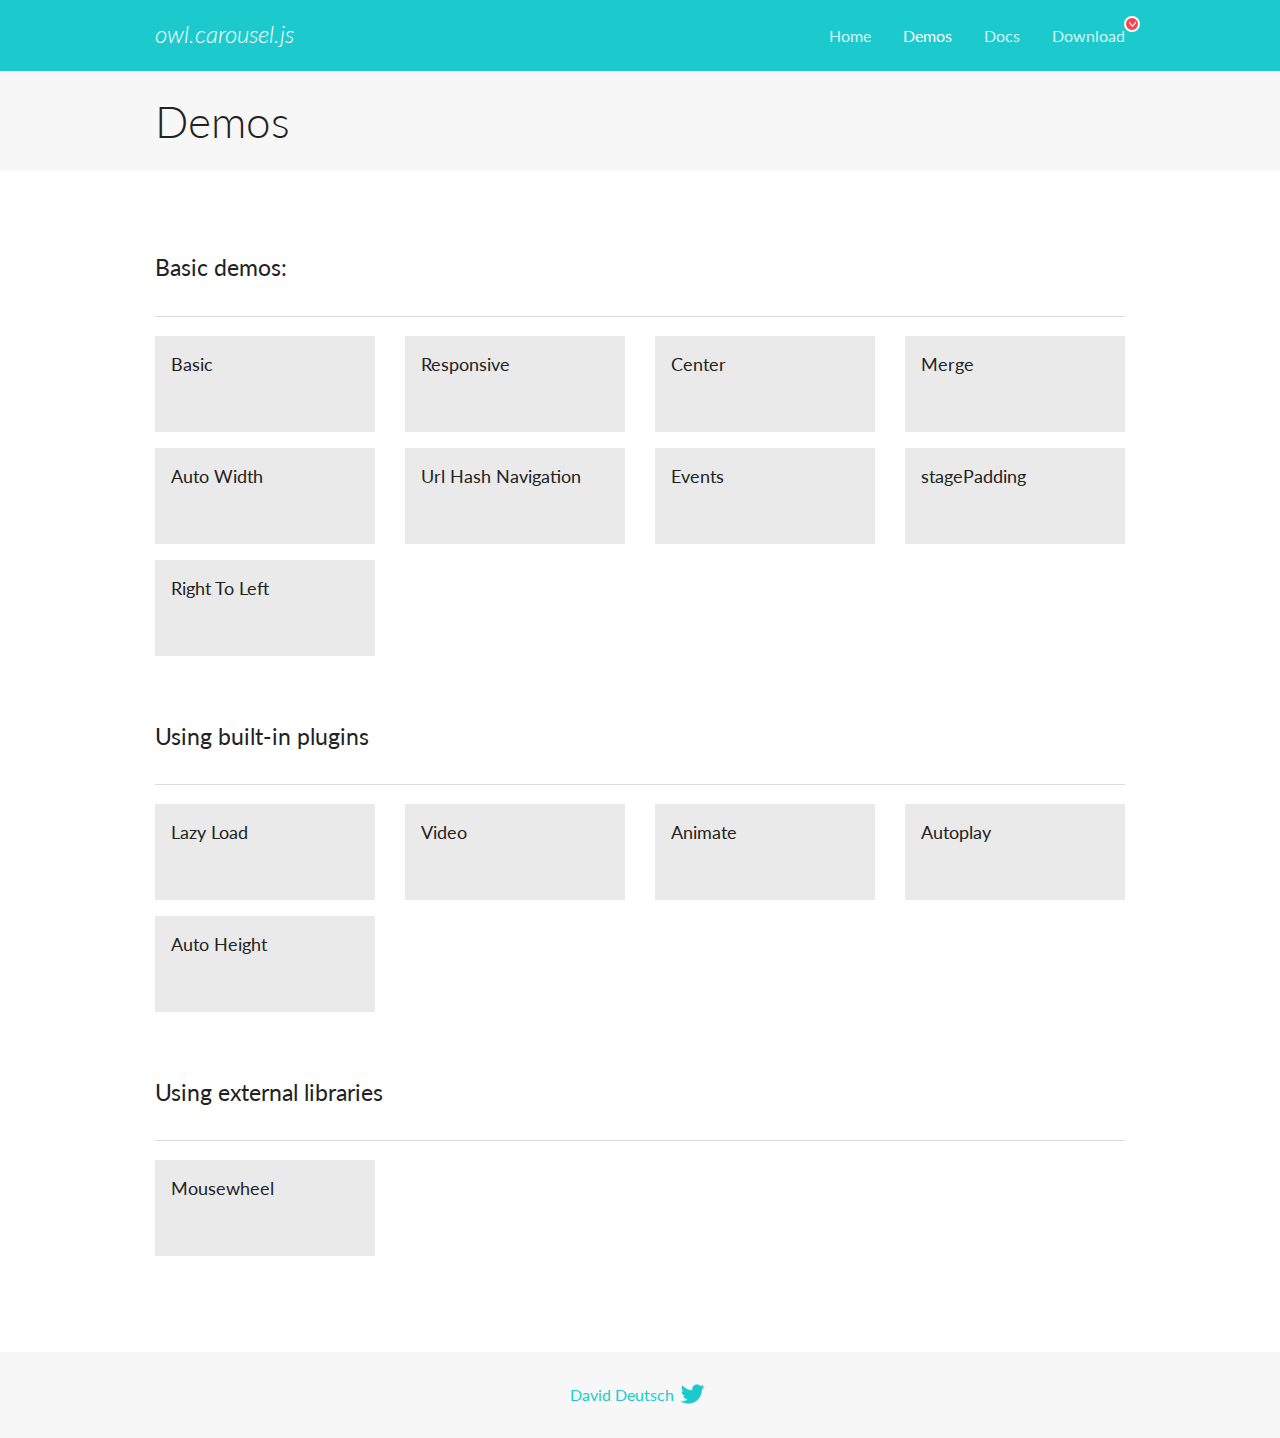
<file: static/OwlCarousel2/docs/demos/demos.html>
<!DOCTYPE html>
<html lang="en">
  <head>

    <!-- head -->
    <meta charset="utf-8">
    <meta name="msapplication-tap-highlight" content="no" />
    <meta name="viewport" content="width=device-width, initial-scale=1.0" />
    <meta name="description" content="A list of Owl Carousel examples.">
    <meta name="author" content="David Deutsch">
    <title>
      Demos | Owl Carousel | 2.3.4
    </title>

    <!-- Stylesheets -->
    <link href='https://fonts.googleapis.com/css?family=Lato:300,400,700,400italic,300italic' rel='stylesheet' type='text/css'>
    <link rel="stylesheet" href="../assets/css/docs.theme.min.css">

    <!-- Owl Stylesheets -->
    <link rel="stylesheet" href="../assets/owlcarousel/assets/owl.carousel.min.css">
    <link rel="stylesheet" href="../assets/owlcarousel/assets/owl.theme.default.min.css">

    <!-- HTML5 shim and Respond.js IE8 support of HTML5 elements and media queries -->

    <!--[if lt IE 9]>
      <script src="https://oss.maxcdn.com/libs/html5shiv/3.7.0/html5shiv.js"></script>
      <script src="https://oss.maxcdn.com/libs/respond.js/1.3.0/respond.min.js"></script>
    <![endif]-->

    <!-- Favicons -->
    <link rel="apple-touch-icon-precomposed" sizes="144x144" href="../assets/ico/apple-touch-icon-144-precomposed.png">
    <link rel="shortcut icon" href="../assets/ico/favicon.png">
    <link rel="shortcut icon" href="favicon.ico">

    <!-- Yeah i know js should not be in header. Its required for demos.-->

    <!-- javascript -->
    <script src="../assets/vendors/jquery.min.js"></script>
    <script src="../assets/owlcarousel/owl.carousel.js"></script>
  </head>
  <body>

    <!-- header -->
    <header class="header">
      <div class="row">
        <div class="large-12 columns">
          <div class="brand left">
            <h3>
              <a href="/OwlCarousel2/">owl.carousel.js</a> 
            </h3>
          </div>
          <a id="toggle-nav" class="right">
            <span></span> <span></span> <span></span> 
          </a> 
          <div class="nav-bar">
            <ul class="clearfix">
              <li> <a href="/OwlCarousel2/index.html">Home</a>  </li>
              <li class="active">
                <a href="/OwlCarousel2/demos/demos.html">Demos</a> 
              </li>
              <li> <a href="/OwlCarousel2/docs/started-welcome.html">Docs</a>  </li>
              <li>
                <a href="https://github.com/OwlCarousel2/OwlCarousel2/archive/2.3.4.zip">Download</a> 
                <span class="download"></span> 
              </li>
            </ul>
          </div>
        </div>
      </div>
    </header>

    <!-- title -->
    <section class="title">
      <div class="row">
        <div class="large-12 columns">
          <h1>Demos</h1>
        </div>
      </div>
    </section>

    <!--  Demos -->
    <section id="demos">
      <div class="row">
        <div class="large-12 columns">
          <h4 id="basic-demos-">Basic demos:</h4>
          <hr>
          <div class="demo-list">
            <div class="row">
              <div class="small-6 medium-4 large-3 columns">
                <a href="basic.html" class="demo-block">
                  <h5>Basic </h5>
                </a> 
              </div>
              <div class="small-6 medium-4 large-3 columns">
                <a href="responsive.html" class="demo-block">
                  <h5>Responsive </h5>
                </a> 
              </div>
              <div class="small-6 medium-4 large-3 columns">
                <a href="center.html" class="demo-block">
                  <h5>Center </h5>
                </a> 
              </div>
              <div class="small-6 medium-4 large-3 columns">
                <a href="merge.html" class="demo-block">
                  <h5>Merge </h5>
                </a> 
              </div>
              <div class="small-6 medium-4 large-3 columns">
                <a href="autowidth.html" class="demo-block">
                  <h5>Auto Width </h5>
                </a> 
              </div>
              <div class="small-6 medium-4 large-3 columns">
                <a href="urlhashnav.html" class="demo-block">
                  <h5>Url Hash Navigation </h5>
                </a> 
              </div>
              <div class="small-6 medium-4 large-3 columns">
                <a href="events.html" class="demo-block">
                  <h5>Events </h5>
                </a> 
              </div>
              <div class="small-6 medium-4 large-3 columns">
                <a href="stagepadding.html" class="demo-block">
                  <h5>stagePadding </h5>
                </a> 
              </div>
              <div class="small-6 medium-4 large-3 columns">
                <a href="rtl.html" class="demo-block">
                  <h5>Right To Left </h5>
                </a> 
              </div>
            </div>
          </div>
          <h4 id="using-built-in-plugins">Using built-in plugins</h4>
          <hr>
          <div class="demo-list">
            <div class="row">
              <div class="small-6 medium-4 large-3 columns">
                <a href="lazyLoad.html" class="demo-block">
                  <h5>Lazy Load </h5>
                </a> 
              </div>
              <div class="small-6 medium-4 large-3 columns">
                <a href="video.html" class="demo-block">
                  <h5>Video </h5>
                </a> 
              </div>
              <div class="small-6 medium-4 large-3 columns">
                <a href="animate.html" class="demo-block">
                  <h5>Animate </h5>
                </a> 
              </div>
              <div class="small-6 medium-4 large-3 columns">
                <a href="autoplay.html" class="demo-block">
                  <h5>Autoplay </h5>
                </a> 
              </div>
              <div class="small-6 medium-4 large-3 columns">
                <a href="autoheight.html" class="demo-block">
                  <h5>Auto Height </h5>
                </a> 
              </div>
            </div>
          </div>
          <h4 id="using-external-libraries">Using external libraries</h4>
          <hr>
          <div class="demo-list">
            <div class="row">
              <div class="small-6 medium-4 large-3 columns">
                <a href="mousewheel.html" class="demo-block">
                  <h5>Mousewheel </h5>
                </a> 
              </div>
            </div>
          </div>
        </div>
      </div>
    </section>

    <!-- footer -->
    <footer class="footer">
      <div class="row">
        <div class="large-12 columns">
          <h5>
            <a href="/OwlCarousel2/docs/support-contact.html">David Deutsch</a> 
            <a id="custom-tweet-button" href="https://twitter.com/share?url=https://github.com/OwlCarousel2/OwlCarousel2&text=Owl Carousel - This is so awesome! " target="_blank"></a> 
          </h5>
        </div>
      </div>
    </footer>

    <!-- vendors -->
    <script src="../assets/vendors/highlight.js"></script>
    <script src="../assets/js/app.js"></script>
  </body>
</html>
</file>
<file: static/css/prettyPhoto.css>
div.pp_default .pp_top,div.pp_default .pp_top .pp_middle,div.pp_default .pp_top .pp_left,div.pp_default .pp_top .pp_right,div.pp_default .pp_bottom,div.pp_default .pp_bottom .pp_left,div.pp_default .pp_bottom .pp_middle,div.pp_default .pp_bottom .pp_right{height:13px}
div.pp_default .pp_top .pp_left{background:url(../images/prettyPhoto/default/sprite.png) -78px -93px no-repeat}
div.pp_default .pp_top .pp_middle{background:url(../images/prettyPhoto/default/sprite_x.png) top left repeat-x}
div.pp_default .pp_top .pp_right{background:url(../images/prettyPhoto/default/sprite.png) -112px -93px no-repeat}
div.pp_default .pp_content .ppt{color:#f8f8f8}
div.pp_default .pp_content_container .pp_left{background:url(../images/prettyPhoto/default/sprite_y.png) -7px 0 repeat-y;padding-left:13px}
div.pp_default .pp_content_container .pp_right{background:url(../images/prettyPhoto/default/sprite_y.png) top right repeat-y;padding-right:13px}
div.pp_default .pp_next:hover{background:url(../images/prettyPhoto/default/sprite_next.png) center right no-repeat;cursor:pointer}
div.pp_default .pp_previous:hover{background:url(../images/prettyPhoto/default/sprite_prev.png) center left no-repeat;cursor:pointer}
div.pp_default .pp_expand{background:url(../images/prettyPhoto/default/sprite.png) 0 -29px no-repeat;cursor:pointer;width:28px;height:28px}
div.pp_default .pp_expand:hover{background:url(../images/prettyPhoto/default/sprite.png) 0 -56px no-repeat;cursor:pointer}
div.pp_default .pp_contract{background:url(../images/prettyPhoto/default/sprite.png) 0 -84px no-repeat;cursor:pointer;width:28px;height:28px}
div.pp_default .pp_contract:hover{background:url(../images/prettyPhoto/default/sprite.png) 0 -113px no-repeat;cursor:pointer}
div.pp_default .pp_close{width:30px;height:30px;background:url(../images/prettyPhoto/default/sprite.png) 2px 1px no-repeat;cursor:pointer}
div.pp_default .pp_gallery ul li a{background:url(../images/prettyPhoto/default/default_thumb.png) center center #f8f8f8;border:1px solid #aaa}
div.pp_default .pp_social{margin-top:7px}
div.pp_default .pp_gallery a.pp_arrow_previous,div.pp_default .pp_gallery a.pp_arrow_next{position:static;left:auto}
div.pp_default .pp_nav .pp_play,div.pp_default .pp_nav .pp_pause{background:url(../images/prettyPhoto/default/sprite.png) -51px 1px no-repeat;height:30px;width:30px}
div.pp_default .pp_nav .pp_pause{background-position:-51px -29px}
div.pp_default a.pp_arrow_previous,div.pp_default a.pp_arrow_next{background:url(../images/prettyPhoto/default/sprite.png) -31px -3px no-repeat;height:20px;width:20px;margin:4px 0 0}
div.pp_default a.pp_arrow_next{left:52px;background-position:-82px -3px}
div.pp_default .pp_content_container .pp_details{margin-top:5px}
div.pp_default .pp_nav{clear:none;height:30px;width:110px;position:relative}
div.pp_default .pp_nav .currentTextHolder{font-family:Georgia;font-style:italic;color:#999;font-size:11px;left:75px;line-height:25px;position:absolute;top:2px;margin:0;padding:0 0 0 10px}
div.pp_default .pp_close:hover,div.pp_default .pp_nav .pp_play:hover,div.pp_default .pp_nav .pp_pause:hover,div.pp_default .pp_arrow_next:hover,div.pp_default .pp_arrow_previous:hover{opacity:0.7}
div.pp_default .pp_description{font-size:11px;font-weight:700;line-height:14px;margin:5px 50px 5px 0}
div.pp_default .pp_bottom .pp_left{background:url(../images/prettyPhoto/default/sprite.png) -78px -127px no-repeat}
div.pp_default .pp_bottom .pp_middle{background:url(../images/prettyPhoto/default/sprite_x.png) bottom left repeat-x}
div.pp_default .pp_bottom .pp_right{background:url(../images/prettyPhoto/default/sprite.png) -112px -127px no-repeat}
div.pp_default .pp_loaderIcon{background:url(../images/prettyPhoto/default/loader.gif) center center no-repeat}
div.light_rounded .pp_top .pp_left{background:url(../images/prettyPhoto/light_rounded/sprite.png) -88px -53px no-repeat}
div.light_rounded .pp_top .pp_right{background:url(../images/prettyPhoto/light_rounded/sprite.png) -110px -53px no-repeat}
div.light_rounded .pp_next:hover{background:url(../images/prettyPhoto/light_rounded/btnNext.png) center right no-repeat;cursor:pointer}
div.light_rounded .pp_previous:hover{background:url(../images/prettyPhoto/light_rounded/btnPrevious.png) center left no-repeat;cursor:pointer}
div.light_rounded .pp_expand{background:url(../images/prettyPhoto/light_rounded/sprite.png) -31px -26px no-repeat;cursor:pointer}
div.light_rounded .pp_expand:hover{background:url(../images/prettyPhoto/light_rounded/sprite.png) -31px -47px no-repeat;cursor:pointer}
div.light_rounded .pp_contract{background:url(../images/prettyPhoto/light_rounded/sprite.png) 0 -26px no-repeat;cursor:pointer}
div.light_rounded .pp_contract:hover{background:url(../images/prettyPhoto/light_rounded/sprite.png) 0 -47px no-repeat;cursor:pointer}
div.light_rounded .pp_close{width:75px;height:22px;background:url(../images/prettyPhoto/light_rounded/sprite.png) -1px -1px no-repeat;cursor:pointer}
div.light_rounded .pp_nav .pp_play{background:url(../images/prettyPhoto/light_rounded/sprite.png) -1px -100px no-repeat;height:15px;width:14px}
div.light_rounded .pp_nav .pp_pause{background:url(../images/prettyPhoto/light_rounded/sprite.png) -24px -100px no-repeat;height:15px;width:14px}
div.light_rounded .pp_arrow_previous{background:url(../images/prettyPhoto/light_rounded/sprite.png) 0 -71px no-repeat}
div.light_rounded .pp_arrow_next{background:url(../images/prettyPhoto/light_rounded/sprite.png) -22px -71px no-repeat}
div.light_rounded .pp_bottom .pp_left{background:url(../images/prettyPhoto/light_rounded/sprite.png) -88px -80px no-repeat}
div.light_rounded .pp_bottom .pp_right{background:url(../images/prettyPhoto/light_rounded/sprite.png) -110px -80px no-repeat}
div.dark_rounded .pp_top .pp_left{background:url(../images/prettyPhoto/dark_rounded/sprite.png) -88px -53px no-repeat}
div.dark_rounded .pp_top .pp_right{background:url(../images/prettyPhoto/dark_rounded/sprite.png) -110px -53px no-repeat}
div.dark_rounded .pp_content_container .pp_left{background:url(../images/prettyPhoto/dark_rounded/contentPattern.png) top left repeat-y}
div.dark_rounded .pp_content_container .pp_right{background:url(../images/prettyPhoto/dark_rounded/contentPattern.png) top right repeat-y}
div.dark_rounded .pp_next:hover{background:url(../images/prettyPhoto/dark_rounded/btnNext.png) center right no-repeat;cursor:pointer}
div.dark_rounded .pp_previous:hover{background:url(../images/prettyPhoto/dark_rounded/btnPrevious.png) center left no-repeat;cursor:pointer}
div.dark_rounded .pp_expand{background:url(../images/prettyPhoto/dark_rounded/sprite.png) -31px -26px no-repeat;cursor:pointer}
div.dark_rounded .pp_expand:hover{background:url(../images/prettyPhoto/dark_rounded/sprite.png) -31px -47px no-repeat;cursor:pointer}
div.dark_rounded .pp_contract{background:url(../images/prettyPhoto/dark_rounded/sprite.png) 0 -26px no-repeat;cursor:pointer}
div.dark_rounded .pp_contract:hover{background:url(../images/prettyPhoto/dark_rounded/sprite.png) 0 -47px no-repeat;cursor:pointer}
div.dark_rounded .pp_close{width:75px;height:22px;background:url(../images/prettyPhoto/dark_rounded/sprite.png) -1px -1px no-repeat;cursor:pointer}
div.dark_rounded .pp_description{margin-right:85px;color:#fff}
div.dark_rounded .pp_nav .pp_play{background:url(../images/prettyPhoto/dark_rounded/sprite.png) -1px -100px no-repeat;height:15px;width:14px}
div.dark_rounded .pp_nav .pp_pause{background:url(../images/prettyPhoto/dark_rounded/sprite.png) -24px -100px no-repeat;height:15px;width:14px}
div.dark_rounded .pp_arrow_previous{background:url(../images/prettyPhoto/dark_rounded/sprite.png) 0 -71px no-repeat}
div.dark_rounded .pp_arrow_next{background:url(../images/prettyPhoto/dark_rounded/sprite.png) -22px -71px no-repeat}
div.dark_rounded .pp_bottom .pp_left{background:url(../images/prettyPhoto/dark_rounded/sprite.png) -88px -80px no-repeat}
div.dark_rounded .pp_bottom .pp_right{background:url(../images/prettyPhoto/dark_rounded/sprite.png) -110px -80px no-repeat}
div.dark_rounded .pp_loaderIcon{background:url(../images/prettyPhoto/dark_rounded/loader.gif) center center no-repeat}
div.dark_square .pp_left,div.dark_square .pp_middle,div.dark_square .pp_right,div.dark_square .pp_content{background:#000}
div.dark_square .pp_description{color:#fff;margin:0 85px 0 0}
div.dark_square .pp_loaderIcon{background:url(../images/prettyPhoto/dark_square/loader.gif) center center no-repeat}
div.dark_square .pp_expand{background:url(../images/prettyPhoto/dark_square/sprite.png) -31px -26px no-repeat;cursor:pointer}
div.dark_square .pp_expand:hover{background:url(../images/prettyPhoto/dark_square/sprite.png) -31px -47px no-repeat;cursor:pointer}
div.dark_square .pp_contract{background:url(../images/prettyPhoto/dark_square/sprite.png) 0 -26px no-repeat;cursor:pointer}
div.dark_square .pp_contract:hover{background:url(../images/prettyPhoto/dark_square/sprite.png) 0 -47px no-repeat;cursor:pointer}
div.dark_square .pp_close{width:75px;height:22px;background:url(../images/prettyPhoto/dark_square/sprite.png) -1px -1px no-repeat;cursor:pointer}
div.dark_square .pp_nav{clear:none}
div.dark_square .pp_nav .pp_play{background:url(../images/prettyPhoto/dark_square/sprite.png) -1px -100px no-repeat;height:15px;width:14px}
div.dark_square .pp_nav .pp_pause{background:url(../images/prettyPhoto/dark_square/sprite.png) -24px -100px no-repeat;height:15px;width:14px}
div.dark_square .pp_arrow_previous{background:url(../images/prettyPhoto/dark_square/sprite.png) 0 -71px no-repeat}
div.dark_square .pp_arrow_next{background:url(../images/prettyPhoto/dark_square/sprite.png) -22px -71px no-repeat}
div.dark_square .pp_next:hover{background:url(../images/prettyPhoto/dark_square/btnNext.png) center right no-repeat;cursor:pointer}
div.dark_square .pp_previous:hover{background:url(../images/prettyPhoto/dark_square/btnPrevious.png) center left no-repeat;cursor:pointer}
div.light_square .pp_expand{background:url(../images/prettyPhoto/light_square/sprite.png) -31px -26px no-repeat;cursor:pointer}
div.light_square .pp_expand:hover{background:url(../images/prettyPhoto/light_square/sprite.png) -31px -47px no-repeat;cursor:pointer}
div.light_square .pp_contract{background:url(../images/prettyPhoto/light_square/sprite.png) 0 -26px no-repeat;cursor:pointer}
div.light_square .pp_contract:hover{background:url(../images/prettyPhoto/light_square/sprite.png) 0 -47px no-repeat;cursor:pointer}
div.light_square .pp_close{width:75px;height:22px;background:url(../images/prettyPhoto/light_square/sprite.png) -1px -1px no-repeat;cursor:pointer}
div.light_square .pp_nav .pp_play{background:url(../images/prettyPhoto/light_square/sprite.png) -1px -100px no-repeat;height:15px;width:14px}
div.light_square .pp_nav .pp_pause{background:url(../images/prettyPhoto/light_square/sprite.png) -24px -100px no-repeat;height:15px;width:14px}
div.light_square .pp_arrow_previous{background:url(../images/prettyPhoto/light_square/sprite.png) 0 -71px no-repeat}
div.light_square .pp_arrow_next{background:url(../images/prettyPhoto/light_square/sprite.png) -22px -71px no-repeat}
div.light_square .pp_next:hover{background:url(../images/prettyPhoto/light_square/btnNext.png) center right no-repeat;cursor:pointer}
div.light_square .pp_previous:hover{background:url(../images/prettyPhoto/light_square/btnPrevious.png) center left no-repeat;cursor:pointer}
div.facebook .pp_top .pp_left{background:url(../images/prettyPhoto/facebook/sprite.png) -88px -53px no-repeat}
div.facebook .pp_top .pp_middle{background:url(../images/prettyPhoto/facebook/contentPatternTop.png) top left repeat-x}
div.facebook .pp_top .pp_right{background:url(../images/prettyPhoto/facebook/sprite.png) -110px -53px no-repeat}
div.facebook .pp_content_container .pp_left{background:url(../images/prettyPhoto/facebook/contentPatternLeft.png) top left repeat-y}
div.facebook .pp_content_container .pp_right{background:url(../images/prettyPhoto/facebook/contentPatternRight.png) top right repeat-y}
div.facebook .pp_expand{background:url(../images/prettyPhoto/facebook/sprite.png) -31px -26px no-repeat;cursor:pointer}
div.facebook .pp_expand:hover{background:url(../images/prettyPhoto/facebook/sprite.png) -31px -47px no-repeat;cursor:pointer}
div.facebook .pp_contract{background:url(../images/prettyPhoto/facebook/sprite.png) 0 -26px no-repeat;cursor:pointer}
div.facebook .pp_contract:hover{background:url(../images/prettyPhoto/facebook/sprite.png) 0 -47px no-repeat;cursor:pointer}
div.facebook .pp_close{width:22px;height:22px;background:url(../images/prettyPhoto/facebook/sprite.png) -1px -1px no-repeat;cursor:pointer}
div.facebook .pp_description{margin:0 37px 0 0}
div.facebook .pp_loaderIcon{background:url(../images/prettyPhoto/facebook/loader.gif) center center no-repeat}
div.facebook .pp_arrow_previous{background:url(../images/prettyPhoto/facebook/sprite.png) 0 -71px no-repeat;height:22px;margin-top:0;width:22px}
div.facebook .pp_arrow_previous.disabled{background-position:0 -96px;cursor:default}
div.facebook .pp_arrow_next{background:url(../images/prettyPhoto/facebook/sprite.png) -32px -71px no-repeat;height:22px;margin-top:0;width:22px}
div.facebook .pp_arrow_next.disabled{background-position:-32px -96px;cursor:default}
div.facebook .pp_nav{margin-top:0}
div.facebook .pp_nav p{font-size:15px;padding:0 3px 0 4px}
div.facebook .pp_nav .pp_play{background:url(../images/prettyPhoto/facebook/sprite.png) -1px -123px no-repeat;height:22px;width:22px}
div.facebook .pp_nav .pp_pause{background:url(../images/prettyPhoto/facebook/sprite.png) -32px -123px no-repeat;height:22px;width:22px}
div.facebook .pp_next:hover{background:url(../images/prettyPhoto/facebook/btnNext.png) center right no-repeat;cursor:pointer}
div.facebook .pp_previous:hover{background:url(../images/prettyPhoto/facebook/btnPrevious.png) center left no-repeat;cursor:pointer}
div.facebook .pp_bottom .pp_left{background:url(../images/prettyPhoto/facebook/sprite.png) -88px -80px no-repeat}
div.facebook .pp_bottom .pp_middle{background:url(../images/prettyPhoto/facebook/contentPatternBottom.png) top left repeat-x}
div.facebook .pp_bottom .pp_right{background:url(../images/prettyPhoto/facebook/sprite.png) -110px -80px no-repeat}
div.pp_pic_holder a:focus{outline:none}
div.pp_overlay{background:#000;display:none;left:0;position:absolute;top:0;width:100%;z-index:9500}
div.pp_pic_holder{display:none;position:absolute;width:100px;z-index:10000}
.pp_content{height:40px;min-width:40px}
* html .pp_content{width:40px}
.pp_content_container{position:relative;text-align:left;width:100%}
.pp_content_container .pp_left{padding-left:20px}
.pp_content_container .pp_right{padding-right:20px}
.pp_content_container .pp_details{float:left;margin:10px 0 2px}
.pp_description{display:none;margin:0}
.pp_social{float:left;margin:0}
.pp_social .facebook{float:left;margin-left:5px;width:55px;overflow:hidden}
.pp_social .twitter{float:left}
.pp_nav{clear:right;float:left;margin:3px 10px 0 0}
.pp_nav p{float:left;white-space:nowrap;margin:2px 4px}
.pp_nav .pp_play,.pp_nav .pp_pause{float:left;margin-right:4px;text-indent:-10000px}
a.pp_arrow_previous,a.pp_arrow_next{display:block;float:left;height:15px;margin-top:3px;overflow:hidden;text-indent:-10000px;width:14px}
.pp_hoverContainer{position:absolute;top:0;width:100%;z-index:2000}
.pp_gallery{display:none;left:50%;margin-top:-50px;position:absolute;z-index:10000}
.pp_gallery div{float:left;overflow:hidden;position:relative}
.pp_gallery ul{float:left;height:35px;position:relative;white-space:nowrap;margin:0 0 0 5px;padding:0}
.pp_gallery ul a{border:1px rgba(0,0,0,0.5) solid;display:block;float:left;height:33px;overflow:hidden}
.pp_gallery ul a img{border:0}
.pp_gallery li{display:block;float:left;margin:0 5px 0 0;padding:0}
.pp_gallery li.default a{background:url(../images/prettyPhoto/facebook/default_thumbnail.gif) 0 0 no-repeat;display:block;height:33px;width:50px}
.pp_gallery .pp_arrow_previous,.pp_gallery .pp_arrow_next{margin-top:7px!important}
a.pp_next{background:url(../images/prettyPhoto/light_rounded/btnNext.png) 10000px 10000px no-repeat;display:block;float:right;height:100%;text-indent:-10000px;width:49%}
a.pp_previous{background:url(../images/prettyPhoto/light_rounded/btnNext.png) 10000px 10000px no-repeat;display:block;float:left;height:100%;text-indent:-10000px;width:49%}
a.pp_expand,a.pp_contract{cursor:pointer;display:none;height:20px;position:absolute;right:30px;text-indent:-10000px;top:10px;width:20px;z-index:20000}
a.pp_close{position:absolute;right:0;top:0;display:block;line-height:22px;text-indent:-10000px}
.pp_loaderIcon{display:block;height:24px;left:50%;position:absolute;top:50%;width:24px;margin:-12px 0 0 -12px}
#pp_full_res{line-height:1!important}
#pp_full_res .pp_inline{text-align:left}
#pp_full_res .pp_inline p{margin:0 0 15px}
div.ppt{color:#fff;display:none;font-size:17px;z-index:9999;margin:0 0 5px 15px}
div.pp_default .pp_content,div.light_rounded .pp_content{background-color:#fff}
div.pp_default #pp_full_res .pp_inline,div.light_rounded .pp_content .ppt,div.light_rounded #pp_full_res .pp_inline,div.light_square .pp_content .ppt,div.light_square #pp_full_res .pp_inline,div.facebook .pp_content .ppt,div.facebook #pp_full_res .pp_inline{color:#000}
div.pp_default .pp_gallery ul li a:hover,div.pp_default .pp_gallery ul li.selected a,.pp_gallery ul a:hover,.pp_gallery li.selected a{border-color:#fff}
div.pp_default .pp_details,div.light_rounded .pp_details,div.dark_rounded .pp_details,div.dark_square .pp_details,div.light_square .pp_details,div.facebook .pp_details{position:relative}
div.light_rounded .pp_top .pp_middle,div.light_rounded .pp_content_container .pp_left,div.light_rounded .pp_content_container .pp_right,div.light_rounded .pp_bottom .pp_middle,div.light_square .pp_left,div.light_square .pp_middle,div.light_square .pp_right,div.light_square .pp_content,div.facebook .pp_content{background:#fff}
div.light_rounded .pp_description,div.light_square .pp_description{margin-right:85px}
div.light_rounded .pp_gallery a.pp_arrow_previous,div.light_rounded .pp_gallery a.pp_arrow_next,div.dark_rounded .pp_gallery a.pp_arrow_previous,div.dark_rounded .pp_gallery a.pp_arrow_next,div.dark_square .pp_gallery a.pp_arrow_previous,div.dark_square .pp_gallery a.pp_arrow_next,div.light_square .pp_gallery a.pp_arrow_previous,div.light_square .pp_gallery a.pp_arrow_next{margin-top:12px!important}
div.light_rounded .pp_arrow_previous.disabled,div.dark_rounded .pp_arrow_previous.disabled,div.dark_square .pp_arrow_previous.disabled,div.light_square .pp_arrow_previous.disabled{background-position:0 -87px;cursor:default}
div.light_rounded .pp_arrow_next.disabled,div.dark_rounded .pp_arrow_next.disabled,div.dark_square .pp_arrow_next.disabled,div.light_square .pp_arrow_next.disabled{background-position:-22px -87px;cursor:default}
div.light_rounded .pp_loaderIcon,div.light_square .pp_loaderIcon{background:url(../images/prettyPhoto/light_rounded/loader.gif) center center no-repeat}
div.dark_rounded .pp_top .pp_middle,div.dark_rounded .pp_content,div.dark_rounded .pp_bottom .pp_middle{background:url(../images/prettyPhoto/dark_rounded/contentPattern.png) top left repeat}
div.dark_rounded .currentTextHolder,div.dark_square .currentTextHolder{color:#c4c4c4}
div.dark_rounded #pp_full_res .pp_inline,div.dark_square #pp_full_res .pp_inline{color:#fff}
.pp_top,.pp_bottom{height:20px;position:relative}
* html .pp_top,* html .pp_bottom{padding:0 20px}
.pp_top .pp_left,.pp_bottom .pp_left{height:20px;left:0;position:absolute;width:20px}
.pp_top .pp_middle,.pp_bottom .pp_middle{height:20px;left:20px;position:absolute;right:20px}
* html .pp_top .pp_middle,* html .pp_bottom .pp_middle{left:0;position:static}
.pp_top .pp_right,.pp_bottom .pp_right{height:20px;left:auto;position:absolute;right:0;top:0;width:20px}
.pp_fade,.pp_gallery li.default a img{display:none}
</file>
<file: static/css/main.css>
@import url(http://fonts.googleapis.com/css?family=Roboto:400,300,100,700,100italic,300italic,400italic,700italic);

/*
Template Name: HR2 - Template
Version: 1.0
Author: HostingRed SAS
Author URL: http://hostingred.com
*/
/*************************
*******Typography******
**************************/
body {
  padding-top: 100px;
  background: #fff;
  font-family: 'Roboto', sans-serif;
  font-weight: 400;
  color: #64686d;
  line-height: 26px;
  min-height: 100%;
}

h1,
h2,
h3,
h4,
h5,
h6 {
  font-weight: 600;
  font-family: 'Roboto', sans-serif;
  color: #272727;
}

a {
  color: #89c342;
  -webkit-transition: color 400ms, background-color 400ms;
  -moz-transition: color 400ms, background-color 400ms;
  -o-transition: color 400ms, background-color 400ms;
  transition: color 400ms, background-color 400ms;
}

a:hover,
a:focus {
  text-decoration: none;
  color: #89c342;
}

hr {
  border-top: 1px solid #e5e5e5;
  border-bottom: 1px solid #fff;
}

.image_client {
  background-position: 100px 5px;
  background-size: cover;
  -webkit-background-size: cover;
  -moz-background-size: cover;
  -o-background-size: cover;
  background-attachment: fixed;
}

#HR {
  display: none !important
}

.logo_img {
  height: 57px;
  width: auto;
}

.gradiant {
  background-image: -moz-linear-gradient(90deg, #2caab3 0%, #2c8cb3 100%);
  background-image: -webkit-linear-gradient(90deg, #2caab3 0%, #2c8cb3 100%);
  background-image: -ms-linear-gradient(90deg, #2caab3 0%, #2c8cb3 100%);
}

.gradiant-horizontal {
  background-image: -moz-linear-gradient(4deg, #2caab3 0%, #2c8cb3 100%);
  background-image: -webkit-linear-gradient(4deg, #2caab3 0%, #2c8cb3 100%);
  background-image: -ms-linear-gradient(4deg, #2caab3 0%, #2c8cb3 100%);
}

.section-header {
  margin-bottom: 0px;
  margin-top: 50px;
}

.section-header .section-title {
  font-size: 44px;
  color: #272727;
  text-transform: uppercase;
  position: relative;
  padding-bottom: 20px;
  margin: 0 0 20px;
}

.section-header .section-title:before {
  content: "";
  position: absolute;
  width: 140px;
  bottom: 0;
  left: 50%;
  margin-left: -70px;
  height: 1px;
  background: black;
}

.section-header .section-title:after {
  content: "";
  position: absolute;
  width: 24px;
  height: 24px;
  bottom: -11px;
  left: 50%;
  margin-left: -12px;
  border: 5px solid #fff;
  border-radius: 20px;
  background: #6bd049;
}

.btn {
  border-width: 0;
  border-bottom-width: 3px;
  border-radius: 3px;
}

.btn.btn-primary {
  background: #BE1414;
  border-color: #A00303;
}

.btn.btn-primary:hover,
.btn.btn-primary:focus {
  background: #A00303;
}

.column-title {
  margin-top: 0;
  padding-bottom: 15px;
  border-bottom: 1px solid #eee;
  margin-bottom: 15px;
  position: relative;
}

.column-title:after {
  content: " ";
  position: absolute;
  bottom: -1px;
  left: 0;
  width: 40%;
  border-bottom: 1px solid #BE1414;
}

ul.nostyle {
  list-style: none;
  padding: 0;
  margin-bottom: 20px;
}

ul.nostyle i {
  color: #BE1414;
}

.scaleIn {
  -webkit-animation-name: scaleIn;
  animation-name: scaleIn;
}

@-webkit-keyframes scaleIn {
  0% {
    opacity: 0;
    -webkit-transform: scale(0);
    transform: scale(0);
  }

  100% {
    opacity: 1;
    -webkit-transform: scale(1);
    transform: scale(1);
  }
}

@keyframes scaleIn {
  0% {
    opacity: 0;
    -webkit-transform: scale(0);
    -ms-transform: scale(0);
    transform: scale(0);
  }

  100% {
    opacity: 1;
    -webkit-transform: scale(1);
    -ms-transform: scale(1);
    transform: scale(1);
  }
}

/*************************
*******Header******
**************************/
.navbar.navbar-default {
  border: 0;
  border-radius: 0;
  margin-bottom: 0;
}

.navbar.navbar-default .navbar-toggle {
  margin-top: 32px;
}

.navbar.navbar-default .navbar-brand {
  height: auto;
  padding: 22px 15px 21px;
}

#main-menu.navbar-default .navbar-nav>li.active>a,
#main-menu.navbar-default .navbar-nav>li.open>a,
#main-menu.navbar-default .navbar-nav>li:hover>a {
  background: transparent;
  padding-top: 37px;
  border-top: 3px solid #89c342;
}

@media only screen and (min-width: 768px) {
  #main-menu.navbar-default {
    background: rgba(255, 255, 255, 0.9);
    -webkit-box-shadow: 0 0 3px 0 rgba(0, 0, 0, 0.1);
    box-shadow: 0 0 3px 0 rgba(0, 0, 0, 0.1);
  }

  #main-menu.navbar-default .navbar-nav>li>a {
    padding-top: 40px;
    padding-bottom: 40px;
  }

  #main-menu.navbar-default .navbar-nav>li.active>a,
  #main-menu.navbar-default .navbar-nav>li.open>a,
  #main-menu.navbar-default .navbar-nav>li:hover>a {
    background: transparent;
    padding-top: 37px;
    border-top: 3px solid #89c342;
  }

  #main-menu.navbar-default .dropdown-menu {
    padding: 0 20px;
    min-width: 220px;
    background-color: rgba(26, 28, 40, 0.9);
    border: 0;
    border-radius: 0;
    box-shadow: none;
    -webkit-box-shadow: none;
    background-clip: inherit;
  }

  #main-menu.navbar-default .dropdown-menu>li {
    border-left: 3px solid transparent;
    margin-left: -20px;
    padding-left: 17px;
    -webit-transition: border-color 400ms;
    transition: border-color 400ms;
  }

  #main-menu.navbar-default .dropdown-menu>li>a {
    border-top: 1px solid #404455;
    padding: 15px 0;
    color: #eeeeee;
  }

  #main-menu.navbar-default .dropdown-menu>li:first-child>a {
    border-top: 0;
  }

  #main-menu.navbar-default .dropdown-menu>li.active,
  #main-menu.navbar-default .dropdown-menu>li.open,
  #main-menu.navbar-default .dropdown-menu>li:hover {
    border-left-color: #BE1414;
  }

  #main-menu.navbar-default .dropdown-menu>li.active>a,
  #main-menu.navbar-default .dropdown-menu>li.open>a,
  #main-menu.navbar-default .dropdown-menu>li:hover>a {
    color: #89c342;
    background-color: transparent;
  }
}

#main-slider {
  overflow: hidden;
}

#main-slider .item {
  background-image: url(../images/main-background2.png);
  height: 558px;
  background-repeat: no-repeat;
  background-position: center;
  background-size: cover;
}

#main-slider .slider-inner {
  position: absolute;
  top: 0;
  left: 0;
  width: 100%;
  height: 100%;
  color: #fff;
}

#main-slider .slider-inner h2 {
  margin-top: 180px;
  font-size: 36px;
  line-height: 1;
  text-transform: uppercase;
  color: #696969;
}

#main-slider .slider-inner h2>span {
  color: #BE1414;
}

#main-slider .slider-inner .btn {
  margin-top: 10px;
}

#main-slider .owl-prev,
#main-slider .owl-next {
  position: absolute;
  top: 50%;
  background-color: rgba(0, 0, 0, 0.2);
  color: #fff;
  font-size: 30px;
  display: inline-block;
  margin-top: -35px;
  height: 70px;
  width: 70px;
  line-height: 70px;
  text-align: center;
  border-radius: 100px;
  z-index: 5;
  -webkit-transition: background-color 400ms;
  transition: background-color 400ms;
}

#main-slider .owl-prev:hover,
#main-slider .owl-next:hover {
  background-color: #BE1414;
}

#main-slider .owl-prev {
  left: -35px;
  text-indent: 14px;
}

#main-slider .owl-next {
  right: -35px;
  text-indent: -14px;
}

#bar {
  width: 0%;
  max-width: 100%;
  height: 4px;
  background: #BE1414;
}

#progressBar {
  margin-top: -4px;
  position: relative;
  z-index: 999;
  width: 100%;
  background: rgba(0, 0, 0, 0.1);
}

#cta {
  padding: 50px 0;
  background-color: #eeeeee;
}

#cta h2 {
  margin-top: 0;
}

#cta .btn {
  margin-top: 40px;
}

#cta2 {
  background: #FFFAF0;
  background-size: cover;
  color: black;
  padding-top: 70px;
}

#cta2 .btn {
  margin-top: 10px;
}

#cta2 h2 {
  color: #6bd049;
  font-size: 44px;
  line-height: 1;
}

#cta2 h2>span {
  color: #6bd049;
}

#features {
  padding: 0px 0;
}

#features .media.service-box:first-child {
  margin-top: 80px;
}

#services {
  padding: 100px 0 75px;
}

.media.service-box {
  margin: 25px 0;
}

.media.service-box .pull-left {
  margin-right: 20px;
}

.media.service-box .pull-left>i {
  font-size: 24px;
  height: 64px;
  line-height: 64px;
  text-align: center;
  width: 64px;
  border-radius: 100%;
  color: #6bd049;
  box-shadow: inset 0 0 0 1px #6bd049;
  -webkit-box-shadow: inset 0 0 0 1px #6bd049;
  transition: background-color 400ms, background-color 400ms;
  position: relative;
}

.media.service-box .pull-left>i:after {
  content: "";
  position: absolute;
  width: 20px;
  height: 20px;
  top: 50%;
  margin-top: -10px;
  right: -10px;
  border: 4px solid #fff;
  border-radius: 20px;
  background: #6bd049;
}

.media.service-box:hover .pull-left>i {
  background-image: -moz-linear-gradient(90deg, #2caab3 0%, #6bd049 100%);
  background-image: -webkit-linear-gradient(90deg, #2caab3 0%, #6bd049 100%);
  background-image: -ms-linear-gradient(90deg, #2caab3 0%, #6bd049 100%);
  color: #fff;
  box-shadow: inset 0 0 0 5px rgba(255, 255, 255, 0.8);
  -webkit-box-shadow: inset 0 0 0 5px rgba(255, 255, 255, 0.8);
}

#portfolio {
  padding: 100px 0;
  background: #f5f5f5;
}

#portfolio .portfolio-filter {
  list-style: none;
  padding: 0;
  margin: 0 0 50px;
  display: inline-block;
}

#portfolio .portfolio-filter>li {
  float: left;
  display: block;
}

#portfolio .portfolio-filter>li a {
  display: block;
  padding: 7px 15px;
  background: #e5e5e5;
  color: #64686d;
  position: relative;
}

#portfolio .portfolio-filter>li a:hover,
#portfolio .portfolio-filter>li a.active {
  background: #BE1414;
  color: #fff;
  box-shadow: 0 -3px 0 0 #ff2525 inset;
  -webkit-box-shadow: 0 -3px 0 0 #ff2525 inset;
}

#portfolio .portfolio-filter>li a.active:after {
  content: " ";
  position: absolute;
  bottom: -17px;
  left: 50%;
  margin-left: -10px;
  border-width: 10px;
  border-style: solid;
  border-color: #ff2525 transparent transparent transparent;
}

#portfolio .portfolio-filter>li:first-child a {
  border-radius: 4px 0 0 4px;
}

#portfolio .portfolio-filter>li:last-child a {
  border-radius: 0 4px 4px 0;
}

#portfolio .portfolio-items {
  margin: -15px;
}

#portfolio .portfolio-item {
  width: 24.9%;
  float: left;
  padding: 15px;
  -webkit-box-sizing: border-box;
  -moz-box-sizing: border-box;
  -o-box-sizing: border-box;
  -ms-box-sizing: border-box;
  box-sizing: border-box;
}

#portfolio .portfolio-item .portfolio-item-inner {
  position: relative;
}

#portfolio .portfolio-item .portfolio-item-inner .portfolio-info {
  opacity: 0;
  transition: opacity 400ms;
  -webkit-transition: opacity 400ms;
  position: absolute;
  bottom: 0;
  left: 0;
  right: 0;
  padding: 10px;
  background: rgba(0, 0, 0, 0.5);
  color: #fff;
}

#portfolio .portfolio-item .portfolio-item-inner .portfolio-info h3 {
  font-size: 16px;
  line-height: 1;
  margin: 0;
  color: #fff;
}

#portfolio .portfolio-item .portfolio-item-inner .portfolio-info .preview {
  position: absolute;
  top: -18px;
  right: 12px;
  border-radius: 50%;
  background-image: -moz-linear-gradient(90deg, #2caab3 0%, #2c8cb3 100%);
  background-image: -webkit-linear-gradient(90deg, #2caab3 0%, #2c8cb3 100%);
  background-image: -ms-linear-gradient(90deg, #2caab3 0%, #2c8cb3 100%);
  width: 36px;
  height: 36px;
  line-height: 36px;
  text-align: center;
  color: #fff;
  box-shadow: 0 0 0 2px #fff;
  -webkit-box-shadow: 0 0 0 2px #fff;
}

#portfolio .portfolio-item:hover .portfolio-info {
  opacity: 1;
}

/* Start: Recommended Isotope styles */
/**** Isotope Filtering ****/
.isotope-item {
  z-index: 2;
}

.isotope-hidden.isotope-item {
  pointer-events: none;
  z-index: 1;
}

/**** Isotope CSS3 transitions ****/
.isotope,
.isotope .isotope-item {
  -webkit-transition-duration: 0.8s;
  -moz-transition-duration: 0.8s;
  -ms-transition-duration: 0.8s;
  -o-transition-duration: 0.8s;
  transition-duration: 0.8s;
}

.isotope {
  -webkit-transition-property: height, width;
  -moz-transition-property: height, width;
  -ms-transition-property: height, width;
  -o-transition-property: height, width;
  transition-property: height, width;
}

.isotope .isotope-item {
  -webkit-transition-property: -webkit-transform, opacity;
  -moz-transition-property: -moz-transform, opacity;
  -ms-transition-property: -ms-transform, opacity;
  -o-transition-property: -o-transform, opacity;
  transition-property: transform, opacity;
}

/**** disabling Isotope CSS3 transitions ****/
.isotope.no-transition,
.isotope.no-transition .isotope-item,
.isotope .isotope-item.no-transition {
  -webkit-transition-duration: 0s;
  -moz-transition-duration: 0s;
  -ms-transition-duration: 0s;
  -o-transition-duration: 0s;
  transition-duration: 0s;
}

/* End: Recommended Isotope styles */
/* disable CSS transitions for containers with infinite scrolling*/
.isotope.infinite-scrolling {
  -webkit-transition: none;
  -moz-transition: none;
  -ms-transition: none;
  -o-transition: none;
  transition: none;
}

#testimonial {
  background: #333333 url(../images/testimonial/bg.jpg) no-repeat 0 0;
  background-size: cover;
  padding: 100px 0;
  color: #fff;
}

#testimonial h4 {
  color: #fff;
  margin-bottom: 0;
}

#testimonial small {
  display: block;
  margin-bottom: 10px;
  color: rgba(255, 255, 255, 0.7);
}

#testimonial .btns {
  margin-top: 10px;
}

#about {
  padding: 100px 0;
}

#work-process {
  padding: 100px 0 50px;
  background: #20222e url(../images/work-process/bg.jpg) no-repeat 0 0;
  background-size: cover;
  color: #fff;
}

#work-process h2 {
  color: #fff;
}

#work-process h3 {
  color: #fff;
  margin-bottom: 0;
}

#work-process .icon-circle {
  display: inline-block;
  width: 80px;
  height: 80px;
  line-height: 80px;
  border: 2px solid #BE1414;
  border-radius: 100px;
  position: relative;
}

#work-process .icon-circle>span {
  border-style: solid;
  border-width: 2px;
  border-color: #BE1414;
  border-radius: 50%;
  background-color: #fff;
  position: absolute;
  width: 24px;
  height: 24px;
  line-height: 20px;
  top: -12px;
  color: #64686d;
}

#work-process h3 {
  margin-bottom: 50px;
}

#meet-team {
  padding: 100px 0;
}

#meet-team .team-member {
  padding: 13px;
  background: #eeeeee;
  border: 2px solid #eeeeee;
  transition: border-color 400ms;
  -webkit-transition: border-color 400ms;
}

#meet-team .team-member .team-img {
  margin: -15px -15px 0 -15px;
}

#meet-team .team-member .team-info {
  padding-bottom: 10px;
  border-bottom: 1px solid #dbdbdb;
  margin-bottom: 10px;
}

#meet-team .team-member:hover {
  border-color: #BE1414;
}

#meet-team .team-member:hover .social-icons>li>a {
  background: #BE1414;
}

#meet-team .social-icons {
  list-style: none;
  padding: 0;
  margin: 0;
}

#meet-team .social-icons>li {
  display: inline-block;
}

#meet-team .social-icons>li>a {
  display: block;
  width: 32px;
  height: 32px;
  line-height: 32px;
  text-align: center;
  color: #fff;
  background: #222534;
  border-radius: 3px;
}

.divider {
  margin-top: 50px;
  margin-bottom: 50px;
  background-image: -moz-linear-gradient(180deg, #ffffff 0%, #e3e3e3 49%, #ffffff 100%);
  background-image: -webkit-linear-gradient(180deg, #ffffff 0%, #e3e3e3 49%, #ffffff 100%);
  background-image: -ms-linear-gradient(180deg, #ffffff 0%, #e3e3e3 49%, #ffffff 100%);
  width: 95%;
  height: 1px;
}

.progress {
  -webkit-box-shadow: none;
  box-shadow: none;
  background: #eeeeee;
}

.progress .progress-bar.progress-bar-primary {
  background-image: -moz-linear-gradient(4deg, #2caab3 0%, #2c8cb3 100%);
  background-image: -webkit-linear-gradient(4deg, #2caab3 0%, #2c8cb3 100%);
  background-image: -ms-linear-gradient(4deg, #2caab3 0%, #2c8cb3 100%);
  -webkit-box-shadow: none;
  box-shadow: none;
}

.nav.main-tab {
  background: #eee;
  border-bottom: 3px solid #222534;
  border-radius: 3px 3px 0 0;
}

.nav.main-tab>li>a {
  color: #272727;
}

.nav.main-tab>li.active>a {
  background: #222534;
  color: #BE1414;
}

.nav.main-tab>li:first-child>a {
  border-radius: 3px 0 0 0;
}

.nav.main-tab>li:last-child>a {
  border-radius: 0 3px 0 0;
}

.tab-content {
  border: 1px solid #eee;
  border-top: 0;
  padding: 20px 20px 10px;
  border-radius: 0 0 3px 3px;
}

.panel-default {
  border-color: #eee;
}

.panel-default>.panel-heading {
  background-color: #fff;
  border-color: #eee;
}

.panel-default>.panel-heading .panel-title {
  font-size: 14px;
  font-weight: normal;
}

.panel-default>.panel-heading+.panel-collapse>.panel-body {
  border-top-color: #eee;
}

#animated-number {
  padding: 100px 0 70px;
  color: #fff;
}

#animated-number h1,
#animated-number h2,
#animated-number h3,
#animated-number h4 {
  color: #fff;
}

#animated-number strong {
  display: block;
  margin-bottom: 30px;
}

.animated-number {
  display: inline-block;
  width: 140px;
  height: 140px;
  font-size: 24px;
  line-height: 140px;
  border: 3px solid #fff;
  border-radius: 100px;
  margin-bottom: 20px;
}

#pricing {
  padding: 100px 0 70px;
}

#pricing ul.pricing {
  list-style: none;
  padding: 0;
  margin: 70px 0 30px;
  border: 1px solid #eee;
  border-radius: 5px 5px 4px 4px;
  padding: 15px;
  text-align: center;
}

#pricing ul.pricing li {
  display: block;
  padding: 10px;
}

#pricing ul.pricing li.plan-header {
  background: #eee;
  border-radius: 4px 4px 0 0;
  margin: -15px -15px 10px;
  padding: 15px 15px 30px;
  border: 0;
}

#pricing ul.pricing li.plan-header .price-duration {
  position: relative;
  margin-top: -63px;
  top: -10px;
  display: inline-block;
  width: 116px;
  height: 116px;
  background-image: -moz-linear-gradient(90deg, #2caab3 0%, #2c8cb3 100%);
  background-image: -webkit-linear-gradient(90deg, #2caab3 0%, #2c8cb3 100%);
  background-image: -ms-linear-gradient(90deg, #2caab3 0%, #2c8cb3 100%);
  color: #fff;
  border-radius: 100px;
  border: 5px solid #f6f6f6;
}

#pricing ul.pricing li.plan-header .price-duration>span {
  display: block;
  line-height: 1;
}

#pricing ul.pricing li.plan-header .price-duration>span.price {
  font-size: 24px;
  font-weight: 700;
  margin-top: 35px;
}

#pricing ul.pricing li.plan-header .price-duration>span.duration {
  margin-top: 5px;
}

#pricing ul.pricing li.plan-header .plan-name {
  margin-top: 10px;
  font-size: 24px;
  color: #272727;
  font-weight: bold;
  line-height: 1;
  text-transform: uppercase;
}

#pricing ul.pricing.featured {
  background: #222534;
  color: #fff;
  border: 0;
}

#pricing ul.pricing.featured li.plan-header {
  background-image: -moz-linear-gradient(90deg, #2caab3 0%, #2c8cb3 100%);
  background-image: -webkit-linear-gradient(90deg, #2caab3 0%, #2c8cb3 100%);
  background-image: -ms-linear-gradient(90deg, #2caab3 0%, #2c8cb3 100%);
}

#pricing ul.pricing.featured li.plan-header .plan-name {
  color: #fff;
}

#get-in-touch {
  padding: 0px 0 0px;
  /* background-image: */
  /* background-image: -moz-linear-gradient(90deg, #2caab3 0%, #2c8cb3 100%);
  background-image: -webkit-linear-gradient(90deg, #2caab3 0%, #2c8cb3 100%);
  background-image: -ms-linear-gradient(90deg, #2caab3 0%, #2c8cb3 100%);
  color: #fff; */
}

#get-in-touch h1,
#get-in-touch h2 {
  color: #fff;
}

#blog {
  padding: 100px 0;
}

#blog .blog-post {
  border: 1px solid #eee;
  padding: 15px;
}

#blog .blog-post .post-format {
  display: inline-block;
  width: 40px;
  height: 40px;
  line-height: 34px;
  text-align: center;
  color: #fff;
  background: #222534;
  border: 3px solid #fff;
  border-radius: 100px;
}

#blog .blog-post.blog-large .entry-thumbnail {
  margin: -15px -15px 15px;
  position: relative;
}

#blog .blog-post.blog-large .post-format {
  width: 66px;
  height: 66px;
  line-height: 60px;
  position: absolute;
  right: 20px;
  bottom: -33px;
}

#blog .blog-post.blog-large .post-format>i {
  font-size: 20px;
}

#blog .blog-post.blog-large .entry-date {
  font-size: 12px;
  display: block;
  margin-bottom: 5px;
  text-transform: uppercase;
  color: #BE1414;
}

#blog .blog-post.blog-large .entry-title {
  margin-top: 0;
  font-size: 18px;
  line-height: 1;
  margin-bottom: 15px;
}

#blog .blog-post.blog-large .entry-title a {
  color: #64686d;
}

#blog .blog-post.blog-large .entry-title a:hover {
  color: #BE1414;
}

#blog .blog-post.blog-media {
  margin-bottom: 30px;
}

#blog .blog-post.blog-media .entry-thumbnail {
  margin: -15px 15px -15px -15px;
  position: relative;
}

#blog .blog-post.blog-media .post-format {
  position: absolute;
  top: 20px;
  right: -10px;
}

#blog .blog-post.blog-media .entry-date {
  font-size: 12px;
  display: block;
  margin-bottom: 5px;
  text-transform: uppercase;
  color: #BE1414;
}

#blog .blog-post.blog-media .entry-title {
  margin-top: 0;
  font-size: 18px;
  line-height: 1;
  margin-bottom: 15px;
}

#blog .blog-post.blog-media .entry-title a {
  color: #64686d;
}

#blog .blog-post.blog-media .entry-title a:hover {
  color: #BE1414;
}

#blog .blog-post .entry-meta {
  margin-top: 20px;
  border-top: 1px solid #eee;
  padding-top: 15px;
}

#blog .blog-post .entry-meta>span {
  display: inline-block;
  margin-right: 10px;
  color: #999;
}

#blog .blog-post .entry-meta>span>a {
  color: #999;
}

#blog .blog-post .entry-meta>span>a:hover {
  color: #BE1414;
}

#contact {
  position: relative;
  overflow: hidden;
}

#contact .container-wrapper {
  position: absolute;
  top: 0;
  left: 0;
  width: 100%;
  height: 100%;
  background: rgba(69, 174, 214, 0.3);
  z-index: 1;
}

#contact .contact-form {
  background: rgba(255, 255, 255, 0.8);
  padding: 20px;
  margin-top: 50px;
}

#contact .contact-form h3 {
  margin-top: 0;
}

/***********************
********* Footer ******
************************/
#footer {
  padding-top: 30px;
  padding-bottom: 30px;
  color: #fff;
  background: #2e2e2e;
}

#footer a {
  color: #fff;
}

#footer a:hover {
  color: #BE1414;
}

#footer ul {
  list-style: none;
  padding: 0;
  margin: 0 -7.5px;
}

#footer ul>li {
  display: inline-block;
  margin: 0 7.5px;
}

@media only screen and (min-width: 768px) {
  #footer .social-icons {
    float: right;
  }
}

.form-control {
  box-shadow: none;
  -webkit-box-shadow: none;
}
</file>
<file: static/css/styles.css>
/*
Template Name: HR2 - Template
Version: 1.0
Author: HostingRed SAS
Author URL: http://hostingred.com
*/

.imac {
    position: relative;
    display: block;
    width: 100%;
    height: auto;
    /* max-width: 100%;
    height: auto; */
    margin-top: 95px;
}

/*******************************************
USE THIS FILE TO INCLUDE YOUR OWN CSS STYLES
********************************************/
#client-logo {
    padding: 0 0 100px;
    text-align: center;
    background-image: linear-gradient(to top, #e6e9f0 0%, #eef1f5 100%);
    margin-bottom: -90px;
}

#client-logo a {
    padding: 14px 24px;
    display: block;
}

#client-logo a img {
    transition: 0.3s;
    margin: 0 auto;
}

#client-logo a:hover img {
    transform: scale(1.2);
}

/*----------------------------------------------------------*/
/* Start Fun Facts Counter Section
/*----------------------------------------------------------*/

.fun-facts {
    /* background: url(../images/parallax/bg-02.jpg);
    background-attachment: fixed;
    background-size: cover; */
    padding-top: 0px;
    padding-bottom: 0px;
}

.counter-item {
    position: relative;
    text-align: center;
    margin-bottom: 40px;
    background-image: linear-gradient(to top, #d5d4d0 0%, #d5d4d0 1%, #eeeeec 31%, #efeeec 75%, #e9e9e7 100%);
    padding: 40px;
}

.counter-item h5 {
    text-align: center;
    margin-bottom: 0px;
    /* color: #fff; */
}

.counter-item i {
    font-size: 40px;
}

.timer {
    font-size: 32px;
    font-weight: 800;
    text-transform: uppercase;
    text-align: center;
    line-height: 80px;
    font-family: 'Oswald', sans-serif;
}

.counter-item i {
    /* color: #e0e9dd; */
}

.timer {
    color: #6bd049;
}

/*----------------------------------------------------------*/
/* Background for feature
/*----------------------------------------------------------*/
.background_feature {
    background-image: linear-gradient(to top, #c1dfc4 0%, #deecdd 100%);
}

/* .background_timer {
    background-image: linear-gradient(to top, #fff1eb 0%, #ace0f9 100%);
} */

/*----------------------------------------*/
/*  24.  Modals CSS
/*----------------------------------------*/
.modals-single p {
    font-size: 14px;
    color: #222;
    line-height: 24px;
}

.modals-default-notika {
    background: #ccc;
    padding: 40px 190px;
}

.modal-inner-pro {
    background: #fff;
    padding: 40px 100px;
    box-shadow: 0 2px 10px rgba(0, 0, 0, .2);
}

.modal-inner-pro h2,
.modals-default .modal-body h2,
.modal-sm .modal-body h2,
.modal-large .modal-body h2 {
    font-size: 16px;
    color: #333;
}

.modal-inner-pro p,
.modals-default .modal-body p,
.modal-sm .modal-body p,
.modal-large .modal-body p,
.accordion-hd p,
.tooltips-hd p,
.tooltips-ctn p,
.tooltips-static p,
.popovers-hd p,
.typography-list p,
.tpgp-ele-tx p,
.view-mail-atn p,
.basic-tb-hd p {
    font-size: 14px;
    color: #333;
    line-height: 24px;
}

.modal-ft {
    text-align: right;
}

.modal-ft .btn-modal,
.modals-default-cl .btn-info,
.modal-sm .modal-footer .btn-default,
.modal-large .modal-footer .btn-default,
.modals-default .modal-footer .btn-default {
    background: #00c292;
    outline: none;
    color: #fff;
    border-radius: 3px;
    border: none;
}

.modals-default-cl .btn-info {
    margin-right: 10px;
}

.modal-ft .btn-modal {
    margin-left: 10px;
}

.modal-footer .btn+.btn {
    margin-left: 10px;
}

.modal-ft .btn-modal:focus,
.modal-ft .btn-modal:active,
.modal-ft .btn-modal:hover,
.modals-default-cl .btn-info:focus,
.modals-default-cl .btn-info:active,
.modals-default-cl .btn-info:hover,
.modals-default .modal-footer .btn-default:focus,
.modals-default .modal-footer .btn-default:active,
.modals-default .modal-footer .btn-default:hover,
.modal-sm .modal-footer .btn-default:focus,
.modal-sm .modal-footer .btn-default:active,
.modal-sm .modal-footer .btn-default:hover,
.modal-large .modal-footer .btn-default:focus,
.modal-large .modal-footer .btn-default:active,
.modal-large .modal-footer .btn-default:hover {
    background: #00c292;
    outline: none;
    color: #fff;
    box-shadow: none;
}

.modals-default .close,
.modal-sm .close,
.modal-large .close {
    position: absolute;
    right: -15px;
    top: -15px;
    background: #00c292;
    opacity: 1;
    color: #fff;
    height: 26px;
    width: 25px;
    border-radius: 50%;
    font-size: 18px;
    outline: none;
}

.modal-dialog.modals-default {
    width: 690px;
    margin-top: 110px;
}

.modal-dialog.modal-sm {
    width: 510px;
    margin-top: 110px;
}

.modal-dialog.modal-large {
    width: 910px;
    margin-top: 110px;
}

.modal-dialog.modals-default .modal-content,
.modal-dialog.modal-sm .modal-content,
.modal-dialog.modal-large .modal-content {
    border-radius: 0px;
    padding: 40px 100px;
}

.modals-default .modal-header,
.modals-default .modal-footer,
.modals-default .modal-body,
.modal-sm .modal-body,
.modal-sm .modal-header,
.modal-sm .modal-footer,
.modal-large .modal-body,
.modal-large .modal-header,
.modal-large .modal-footer {
    padding: 0px;
    border-bottom: 0px solid #e5e5e5;
    border-top: 0px solid #e5e5e5;
}

.modals-hd a,
.accordion-hd a,
.tab-hd a {
    color: #333;
}

.modals-default.nk-red .modal-body h2,
.modals-default.nk-red .modal-body p,
.modals-default.nk-light-blue .modal-body h2,
.modals-default.nk-light-blue .modal-body p,
.modals-default.nk-cyan .modal-body h2,
.modals-default.nk-cyan .modal-body p,
.modals-default.nk-deep-purple .modal-body h2,
.modals-default.nk-deep-purple .modal-body p,
.modals-default.nk-indigo .modal-body h2,
.modals-default.nk-indigo .modal-body p,
.modals-default.nk-blue .modal-body h2,
.modals-default.nk-blue .modal-body p {
    color: #fff;
}

.modals-hd p,
.modal-df-hd p {
    margin-bottom: 0px;
}

.modals-hd {
    margin-bottom: 20px;
}

.animated {
    -webkit-animation-duration: 1s;
    animation-duration: 1s;
    -webkit-animation-fill-mode: none !important;
    animation-fill-mode: none !important
}

.dropdown-trig-sgn .dropdown-menu.triger-fadeIn-dp,
.dropdown-trig-sgn .dropdown-menu.triger-fadeInUp-dp,
.dropdown-trig-sgn .dropdown-menu.triger-fadeInLeft-dp,
.dropdown-trig-sgn .dropdown-menu.triger-shake-dp,
.dropdown-trig-sgn .dropdown-menu.triger-swing-dp,
.dropdown-trig-sgn .dropdown-menu.triger-jello-dp,
.dropdown-trig-sgn .dropdown-menu.triger-bounceIn-dp,
.dropdown-trig-sgn .dropdown-menu.triger-bounceInUp-dp,
.dropdown-trig-sgn .dropdown-menu.triger-flip-dp,
.dropdown-trig-sgn .dropdown-menu.triger-flipInX-dp,
.dropdown-trig-sgn .dropdown-menu.triger-flipInY-dp,
.dropdown-trig-sgn .dropdown-menu.triger-rotateIn-dp,
.dropdown-trig-sgn .dropdown-menu.triger-zoomIn-dp {
    top: 100%;
    box-shadow: 0 2px 10px rgba(0, 0, 0, .2);
    border: none;
    z-index: 99999;
}

.dropdown-trig-sgn .dropdown-menu.triger-bounceIn-dp {
    left: 46%;
}

.dropdown-trig-sgn .dropdown-menu.triger-bounceInUp-dp {
    left: 54%;
}

#ifrm {
    display: none !important;
}
</file>
<file: static/css/button.css>
/*
  https://developer.mozilla.org/en/docs/Web/CSS/box-shadow
  box-shadow: [inset?] [top] [left] [blur] [size] [color];

  Tips:
    - We're setting all the blurs to 0 since we want a solid fill.
    - Add the inset keyword so the box-shadow is on the inside of the element
    - Animating the inset shadow on hover looks like the element is filling in from whatever side you specify ([top] and [left] accept negative values to become [bottom] and [right])
    - Multiple shadows can be stacked
    - If you're animating multiple shadows, be sure to keep the same number of shadows so the animation is smooth. Otherwise, you'll get something choppy.
*/
.fill:hover,
.fill:focus {
  box-shadow: inset 0 0 0 2em var(--hover);
}

.pulse:hover,
.pulse:focus {
  animation: pulse 1s;
  box-shadow: 0 0 0 2em rgba(255, 255, 255, 0);
}

@keyframes pulse {
  0% {
    box-shadow: 0 0 0 0 var(--hover);
  }
}

.close:hover,
.close:focus {
  box-shadow: inset -3.5em 0 0 0 var(--hover), inset 3.5em 0 0 0 var(--hover);
}

.raise:hover,
.raise:focus {
  box-shadow: 0 0.5em 0.5em -0.4em var(--hover);
  transform: translateY(-0.25em);
}

.up:hover,
.up:focus {
  box-shadow: inset 0 -3.25em 0 0 var(--hover);
}

.slide:hover,
.slide:focus {
  box-shadow: inset 6.5em 0 0 0 var(--hover);
}

.offset {
  box-shadow: 0.3em 0.3em 0 0 var(--color), inset 0.3em 0.3em 0 0 var(--color);
}

.offset:hover,
.offset:focus {
  box-shadow: 0 0 0 0 var(--hover), inset 6em 3.5em 0 0 var(--hover);
}

.offset {
  --color: #89c342;
  --hover: #89c342;
}

.button_offset {
  color: var(--color);
  transition: 0.25s;
}

.button_offset:hover,
.button_offset:focus {
  border-color: var(--hover);
  color: #fff;
}

.button_offset {
  background: none;
  border: 2px solid;
  font: inherit;
  line-height: 1;
  margin: 0.5em;
  padding: 1em 2em;
}

/*# sourceMappingURL=button.css.map */
</file>
<file: static/css/loading.css>
.loader-container {
    position: fixed;
    z-index: 2000;
    background-color: #000606ed;
    width: 100%;
    height: 100%;
    top: 0;
    animation: change-bg-loader 2.71s ease-in infinite;
}

#loader-wrapper {
    position: fixed;
    top: 0;
    left: 0;
    width: 100%;
    height: 100%;
    z-index: 1500;
}

@keyframes mymove {
    0% {
        opacity: 100;
    }

    100% {
        opacity: 0;
    }
}

/*Loader Animation*/
#loader {
    display: block;
    position: relative;
    left: 49%;
    top: 20%;
    width: 150px;
    height: 150px;
    border-radius: 50%;
    margin: -75px 0 0 -75px;
    border: 5px solid transparent;
    border-top-color: #3498db;
    border-bottom-color: #3498db;
    z-index: 1001;
    animation: spin 1s linear infinite;
}

#loader:before {
    content: "";
    position: absolute;
    top: 10px;
    left: 10px;
    right: 10px;
    bottom: 10px;
    border: 5px solid transparent;
    border-radius: 50%;
    border-left-color: #e74c3c;
    border-right-color: #e74c3c;
    z-index: 1001;
    animation: spin 0.5s ease-in-out infinite;
}

#loader:after {
    content: "";
    position: absolute;
    top: 40px;
    left: 40px;
    right: 40px;
    bottom: 40px;
    border-radius: 50%;
    border: 5px solid transparent;
    border-top-color: #f9c922;
    border-bottom-color: #f9c922;
    z-index: 1001;
    animation: spin 1s ease infinite;
}

@keyframes spin {
    0% {
        transform: rotate(0deg);

    }

    100% {
        transform: rotate(360deg);
    }
}

/*Background Section Animation*/
#loader-wrapper .loader-section {
    position: fixed;
    top: 0;
    width: 51%;
    height: 100%;
    background: #222;
    z-index: 1000;
}

#loader-wrapper .loader-section.section-left {
    left: 0;
}

#loader-wrapper .loader-section.section-right {
    right: 0;
}

.loaded #loader-wrapper .loader-section.section-left {
    transform: translateX(-100%);
    -webkit-transition: all 0.7s 0.3s cubic-bezier(0.645, 0.045, 0.355, 1.000);
    transition: all 0.7s 0.3s cubic-bezier(0.645, 0.045, 0.355, 1.000);
}

.loaded #loader-wrapper .loader-section.section-right {
    transform: translateX(100%);
    -webkit-transition: all 0.7s 0.3s cubic-bezier(0.645, 0.045, 0.355, 1.000);
    transition: all 0.7s 0.3s cubic-bezier(0.645, 0.045, 0.355, 1.000);
}

.loaded #loader-wrapper {
    -webkit-transform: translateY(-100%);
    -ms-transform: translateY(-100%);
    transform: translateY(-100%);

    -webkit-transition: all 0.3s 1s ease-out;
    transition: all 0.3s 1s ease-out;
}
</file>
<file: static/css/more_info.css>
@import url("https://fonts.googleapis.com/css?family=Lato:400,700");

.class_moreinfo {
  text-transform: uppercase;
  text-decoration: none;
  font-weight: 500;
}

@keyframes top {
  from {
    transform: translate(0rem, 0);
  }

  to {
    transform: translate(0rem, 3.5rem);
  }
}

@keyframes bottom {
  from {
    transform: translate(-11.5rem, 0);
  }

  to {
    transform: translate(0rem, 0);
  }
}

.btn_moreinfo {
  position: relative;
  /* letter-spacing: 0.15em; */
  margin: 0 auto;
  padding: 1rem 2.5rem;
  background: transparent;
  outline: none;
  font-size: 20px;
  color: #111111;
  transition: all 0.5s cubic-bezier(0.68, -0.55, 0.265, 1.55) 0.15s;
}

.btn_moreinfo::after,
.btn_moreinfo::before {
  content: "";
  position: absolute;
  height: 40%;
  width: 10%;
  transition: all 0.5s cubic-bezier(0.68, -0.55, 0.265, 1.55);
  z-index: -2;
  border-radius: 50%;
}

.btn_moreinfo::before {
  background-color: #d3d4e3;
  top: -0.75rem;
  left: 0.5rem;
  animation: top 2s cubic-bezier(0.68, -0.55, 0.265, 1.55) 0.25s infinite alternate;
}

.btn_moreinfo::after {
  background-color: #6bd049;
  top: 3rem;
  left: 13rem;
  animation: bottom 2s cubic-bezier(0.68, -0.55, 0.265, 1.55) 0.5s infinite alternate;
}

.btn_moreinfo:hover {
  color: white;
}

.btn_moreinfo:hover::before,
.btn_moreinfo:hover::after {
  top: 0;
  height: 100%;
  width: 100%;
  border-radius: 0;
  animation: none;
}

.btn_moreinfo:hover::after {
  left: 0rem;
}

.btn_moreinfo:hover::before {
  top: 0.5rem;
  left: 0.35rem;
}

.container_hoverme {
  padding-top: 0px;
}

/*# sourceMappingURL=more_info.css.map */
</file>
<file: static/js/validator/fv.css>
html, body{ height:100%; }
/* body min-width is 992px because it's 960px grid + extra 16px from each side of the header */
body{ min-width:960px; color:#444; background-color:#F1F1F1; font-size:12px; line-height:1.5em; font-family:Arial, Helvetica, sans-serif; }

html, body, div, span, object, iframe,
h1, h2, h3, h4, h5, h6, p, blockquote, pre,
abbr, address, cite, code, del, dfn, em, img, ins, kbd, q, samp,
small, strong, sub, sup, var, b, i, dl, dt, dd, ol, ul, li,
fieldset, form, label, legend,
table, caption, tbody, tfoot, thead, tr, th, td,
article, aside, canvas, details, figcaption, figure,
footer, header, hgroup, menu, nav, section, summary,
time, mark, audio, video {
    margin:0;
    padding:0;
    border:0;
    vertical-align:baseline;
}

small{ font-size:0.9em; }

article, aside, details, figcaption, figure,
footer, header, hgroup, menu, nav, section {
    display:block;
}

h1{ font-size:2em; margin:0 0 50px 0; }
button{ cursor:pointer; }
p{ padding:5px 0; }

a{ text-decoration:none; }
.btn{ margin:5px; font-size:1.3em; font-weight:bold; border:2px solid rgba(0,0,0,0.2); display:inline-block; box-shadow:0 -30px 30px -15px #00329B inset, 0 1px 0 rgba(255,255,255,0.3) inset; background:#0088CC; background-repeat:repeat-x; color:#FFF; text-shadow:0 -1px 0 rgba(0, 0, 0, 0.25); border-radius:7px; padding:10px 20px; -webkit-transition:0.15s; transition:0.15s; }
.btn:hover{ background:#0068BA; }
.btn:active{ box-shadow:0 0 0 0 rgba(0, 0, 0, 0.3), 0 -30px 30px -15px #00329B inset, 0 0 6px #00243F inset; }
.btn.github{ float:right; }

#wrap{ padding:50px; width:860px; background-color:#FFF; margin:20px auto; border:1px dashed #AAA; position:relative; }
.options{ position:absolute; top:-1px; right:-1px; background-color:#F1F1F1; padding:4px 0; border-left:1px dashed #AAA; border-bottom:1px dashed #AAA; }
	.options label{ cursor:pointer; margin:0 10px; }

input, textarea{ border:1px solid #D1D1D1; }
input, select{ font-size:inherit; margin:0; }
input:focus, textarea:focus{ border-color:#AAA; }

input[type=number]::-webkit-inner-spin-button, input[type=number]::-webkit-outer-spin-button { -webkit-appearance:none; margin:0; }
input[type=checkbox]{ width:auto; border:none; bottom:-1px; cursor:pointer; margin:2px 8px 0 0; position:relative; transform:scale(1.2); }
button[type=submit]{ font-size:1.1em; padding:5px 25px; }

/* Tooltips helpers */
.item .tooltip{ float:left; top:2px; left:7px; position:relative; z-index:2; }
.item .tooltip:hover{ z-index:3; }
   .item .tooltip > span{ display:inline-block; width:15px; height:15px; line-height:15px; font-size:0.9em; font-weight:bold; text-align:center; color:#FFF; cursor:help; background-color:#00AEEF; position:relative; border-radius:10px; }
    .item .tooltip .content{ opacity:0; width:200px; background-color:#333; color:#FFF; font-size:0.9em; position:absolute; top:0; left:20px; padding:8px; border-radius:6px; pointer-events:none; transition:0.2s cubic-bezier(0.1, 0.1, 0.25, 2); -webkit-transition:0.3s cubic-bezier(0.1, 0.2, 0.5, 2.2); -moz-transition:0.3s cubic-bezier(0.1, 0.2, 0.5, 2.2); }
        .item .tooltip p{ padding:0; }
   .item .tooltip.down .content{ left:auto; right:0; top:30px; }
   .item .tooltip:hover .content{ opacity:1; left:36px; }
      .item .tooltip .content b{ height:0; width:0; border-color:#333 #333 transparent transparent; border-style:solid; border-width:9px 7px; position:absolute; left:-14px; top:8px; }
        .item .tooltip.down .content b{ left:auto; right:6px; top:-10px; border-width:5px; border-color:transparent #333 #333 transparent; }

/* alerts (when validation fails) */
.item .alert{ float:left; margin:-2px 0 0 20px; padding:3px 10px; color:#FFF; border-radius:3px 4px 4px 3px; background-color:#CE5454; max-width:170px; white-space:pre; position:relative; left:-15px; opacity:0; z-index:1; transition:0.15s ease-out; }
.item .alert::after{ content:''; display:block; height:0; width:0; border-color:transparent #CE5454 transparent transparent; border-style:solid; border-width:11px 7px; position:absolute; left:-13px; top:1px; }
.item.bad .alert{ left:0; opacity:1; }


@keyframes shake{
    15%{ transform:translateX(-5px); }
    30%{ transform:translateX(5px); }
	45%{ transform:translateX(-3px); }
	60%{ transform:translateX(3px); }
	75%{ transform:translateX(2px); }
	100%{ transform:none; }
}
@-webkit-keyframes shake{
    25%{ -webkit-transform:translateX(-6px); }
    75%{ -webkit-transform:translateX(6px); }
}

form fieldset{ clear:both; margin:0 0 10px 0; }
form .item{ padding:5px 0; position:relative; height:2em; }
form .item.items{ height:auto; }
	.item label, .item .label{ float:left; cursor:pointer; }
		.item label span, .item .label{ float:left; width:160px; text-transform:capitalize; line-height:2em; }
	.item input, .item textarea{ float:left; padding:3px 4px; width:210px; -webkit-transition:0.2s; -moz-transition:0.2s; transition:0.2s; }
	.item input[type=checkbox]{ width:auto; }

	.label ~ label{ vertical-align:middle; margin:0.3em 1.2em 0 0; }

	.item input.short{ width:90px; }
	.item input:focus:not([type="checkbox"]), .item textarea:focus{ box-shadow:0 0 4px #00AEEF; border:1px solid #00AEEF; }
	.item textarea{  }
	.item select{ float:left; width:220px; padding:2px 0; margin:0; border:1px solid #CCC; text-transform:capitalize; }
		.item select option{ padding:1px; }

    .item > .extra{ float:left; font-size:0.9em; color:#999; line-height:2em; margin-left:13px; }

	.item.multi .input{ float:left; }
		.item.multi input{ float:left; margin-right:5px; width:35px; text-align:center; }
		form .item.multi input:nth-last-child(-n+2){ margin:0; }
	.item.items input{ border-top:5px solid #E1E1E1; margin:0 0 0 160px; }

	.bad input,
	.bad select,
	.bad textarea{ border:1px solid #CE5454; box-shadow:0 0 4px -2px #CE5454; position:relative; left:0; -moz-animation:.7s 1 shake linear; -webkit-animation:0.7s 1 shake linear; }


/* mode2 - where the label's text is above the field and not next to it
--------------------------------------------------------------------------- */
.mode2 .item{ float:left; clear:left; margin-bottom:30px; height:auto; padding:0; zoom:1; }
.mode2 .item.bad{ margin-bottom:8px; }
.mode2 .item::before, .mode2 .item::after{ content:''; display:table; }
.mode2 .item::after{ clear:both; }
	.mode2 .item label{  }
		.mode2 .item label span{ float:none; display:block; line-height:inherit; }
	.mode2 .item input:not(type="checkbox"), .item textarea{ width:250px; margin:0; }
	.mode2 .item textarea{ width:350px; margin:0; }
	.mode2 .item select{ width:260px; float:none; }
	.mode2 .item.multi label{ float:none; }
	.mode2 .item.multi input{ float:left; margin-right:5px; width:35px; text-align:center; }
	.mode2 .item .tooltip{ left:auto; position:absolute; right:-22px; top:19px; }
	.mode2 .item .alert::after{ display:none; }
	.mode2 .item .alert{ float:none; clear:left; margin:0; padding:0 5px; border-radius:0 0 3px 3px; max-width:100%; height:22px; line-height:1.8em; }
    .mode2 .item > .extra{ position:absolute; right:0; }
</file>
<file: static/css_notika/css/summernote/summernote.css>
.note-editor{position:relative;overflow:hidden;border:1px solid #a9a9a9}.note-editor .note-dropzone{position:absolute;z-index:100;display:none;color:#87cefa;background-color:white;opacity:.95;pointer-event:none}.note-editor .note-dropzone .note-dropzone-message{display:table-cell;font-size:28px;font-weight:bold;text-align:center;vertical-align:middle}.note-editor .note-dropzone.hover{color:#098ddf}.note-editor.dragover .note-dropzone{display:table}.note-editor.codeview .note-editing-area .note-editable{display:none}.note-editor.codeview .note-editing-area .note-codable{display:block}.note-editor.fullscreen{position:fixed;top:0;left:0;z-index:1050;width:100%}.note-editor.fullscreen .note-editable{background-color:white}.note-editor.fullscreen .note-resizebar{display:none}.note-editor .note-editing-area{position:relative;overflow:hidden}.note-editor .note-editing-area .note-editable{padding:10px;overflow:auto;color:#000;background-color:#fff;outline:0}.note-editor .note-editing-area .note-editable[contenteditable=true]:empty:not(:focus):before{content:attr(data-placeholder)}.note-editor .note-editing-area .note-editable[contenteditable="false"]{background-color:#e5e5e5}.note-editor .note-editing-area .note-codable{display:none;width:100%;padding:10px;margin-bottom:0;font-family:Menlo,Monaco,monospace,sans-serif;font-size:14px;color:#ccc;background-color:#222;border:0;-webkit-border-radius:0;-moz-border-radius:0;border-radius:0;box-shadow:none;-webkit-box-sizing:border-box;-moz-box-sizing:border-box;-ms-box-sizing:border-box;box-sizing:border-box;resize:none}.note-editor .note-statusbar{background-color:#f5f5f5}.note-editor .note-statusbar .note-resizebar{width:100%;height:8px;padding-top:1px;cursor:ns-resize}.note-editor .note-statusbar .note-resizebar .note-icon-bar{width:20px;margin:1px auto;border-top:1px solid #a9a9a9}.note-air-editor{outline:0}.note-popover .popover{max-width:none}.note-popover .popover .popover-content a{display:inline-block;max-width:200px;overflow:hidden;text-overflow:ellipsis;white-space:nowrap;vertical-align:middle}.note-popover .popover .arrow{left:20px}.note-popover .popover .popover-content,.panel-heading.note-toolbar{padding:0 0 5px 5px;margin:0}.note-popover .popover .popover-content>.btn-group,.panel-heading.note-toolbar>.btn-group{margin-top:5px;margin-right:5px;margin-left:0}.note-popover .popover .popover-content .btn-group .note-table,.panel-heading.note-toolbar .btn-group .note-table{min-width:0;padding:5px}.note-popover .popover .popover-content .btn-group .note-table .note-dimension-picker,.panel-heading.note-toolbar .btn-group .note-table .note-dimension-picker{font-size:18px}.note-popover .popover .popover-content .btn-group .note-table .note-dimension-picker .note-dimension-picker-mousecatcher,.panel-heading.note-toolbar .btn-group .note-table .note-dimension-picker .note-dimension-picker-mousecatcher{position:absolute!important;z-index:3;width:10em;height:10em;cursor:pointer}.note-popover .popover .popover-content .btn-group .note-table .note-dimension-picker .note-dimension-picker-unhighlighted,.panel-heading.note-toolbar .btn-group .note-table .note-dimension-picker .note-dimension-picker-unhighlighted{position:relative!important;z-index:1;width:5em;height:5em;background:url('[data-uri]') repeat}.note-popover .popover .popover-content .btn-group .note-table .note-dimension-picker .note-dimension-picker-highlighted,.panel-heading.note-toolbar .btn-group .note-table .note-dimension-picker .note-dimension-picker-highlighted{position:absolute!important;z-index:2;width:1em;height:1em;background:url('[data-uri]') repeat}.note-popover .popover .popover-content .note-style h1,.panel-heading.note-toolbar .note-style h1,.note-popover .popover .popover-content .note-style h2,.panel-heading.note-toolbar .note-style h2,.note-popover .popover .popover-content .note-style h3,.panel-heading.note-toolbar .note-style h3,.note-popover .popover .popover-content .note-style h4,.panel-heading.note-toolbar .note-style h4,.note-popover .popover .popover-content .note-style h5,.panel-heading.note-toolbar .note-style h5,.note-popover .popover .popover-content .note-style h6,.panel-heading.note-toolbar .note-style h6,.note-popover .popover .popover-content .note-style blockquote,.panel-heading.note-toolbar .note-style blockquote{margin:0}.note-popover .popover .popover-content .note-color .dropdown-toggle,.panel-heading.note-toolbar .note-color .dropdown-toggle{width:20px;padding-left:5px}.note-popover .popover .popover-content .note-color .dropdown-menu,.panel-heading.note-toolbar .note-color .dropdown-menu{min-width:340px}.note-popover .popover .popover-content .note-color .dropdown-menu .btn-group,.panel-heading.note-toolbar .note-color .dropdown-menu .btn-group{margin:0}.note-popover .popover .popover-content .note-color .dropdown-menu .btn-group:first-child,.panel-heading.note-toolbar .note-color .dropdown-menu .btn-group:first-child{margin:0 5px}.note-popover .popover .popover-content .note-color .dropdown-menu .btn-group .note-palette-title,.panel-heading.note-toolbar .note-color .dropdown-menu .btn-group .note-palette-title{margin:2px 7px;font-size:12px;text-align:center;border-bottom:1px solid #eee}.note-popover .popover .popover-content .note-color .dropdown-menu .btn-group .note-color-reset,.panel-heading.note-toolbar .note-color .dropdown-menu .btn-group .note-color-reset{padding:0 3px;margin:3px;font-size:11px;cursor:pointer;-webkit-border-radius:5px;-moz-border-radius:5px;border-radius:5px}.note-popover .popover .popover-content .note-color .dropdown-menu .btn-group .note-color-row,.panel-heading.note-toolbar .note-color .dropdown-menu .btn-group .note-color-row{height:20px}.note-popover .popover .popover-content .note-color .dropdown-menu .btn-group .note-color-reset:hover,.panel-heading.note-toolbar .note-color .dropdown-menu .btn-group .note-color-reset:hover{background:#eee}.note-popover .popover .popover-content .note-para .dropdown-menu,.panel-heading.note-toolbar .note-para .dropdown-menu{min-width:216px;padding:5px}.note-popover .popover .popover-content .note-para .dropdown-menu>div:first-child,.panel-heading.note-toolbar .note-para .dropdown-menu>div:first-child{margin-right:5px}.note-popover .popover .popover-content .dropdown-menu,.panel-heading.note-toolbar .dropdown-menu{min-width:90px}.note-popover .popover .popover-content .dropdown-menu.right,.panel-heading.note-toolbar .dropdown-menu.right{right:0;left:auto}.note-popover .popover .popover-content .dropdown-menu.right::before,.panel-heading.note-toolbar .dropdown-menu.right::before{right:9px;left:auto!important}.note-popover .popover .popover-content .dropdown-menu.right::after,.panel-heading.note-toolbar .dropdown-menu.right::after{right:10px;left:auto!important}.note-popover .popover .popover-content .dropdown-menu.note-check li a i,.panel-heading.note-toolbar .dropdown-menu.note-check li a i{color:deepskyblue;visibility:hidden}.note-popover .popover .popover-content .dropdown-menu.note-check li a.checked i,.panel-heading.note-toolbar .dropdown-menu.note-check li a.checked i{visibility:visible}.note-popover .popover .popover-content .note-fontsize-10,.panel-heading.note-toolbar .note-fontsize-10{font-size:10px}.note-popover .popover .popover-content .note-color-palette,.panel-heading.note-toolbar .note-color-palette{line-height:1}.note-popover .popover .popover-content .note-color-palette div .note-color-btn,.panel-heading.note-toolbar .note-color-palette div .note-color-btn{width:20px;height:20px;padding:0;margin:0;border:1px solid #fff}.note-popover .popover .popover-content .note-color-palette div .note-color-btn:hover,.panel-heading.note-toolbar .note-color-palette div .note-color-btn:hover{border:1px solid #000}.note-dialog>div{display:none}.note-dialog .form-group{margin-right:0;margin-left:0}.note-dialog .note-modal-form{margin:0}.note-dialog .note-image-dialog .note-dropzone{min-height:100px;margin-bottom:10px;font-size:30px;line-height:4;color:lightgray;text-align:center;border:4px dashed lightgray}.note-dialog .note-help-dialog{font-size:12px;color:#ccc;background:transparent;background-color:#222!important;border:0;-webkit-opacity:.9;-khtml-opacity:.9;-moz-opacity:.9;opacity:.9;-ms-filter:alpha(opacity=90);filter:alpha(opacity=90)}.note-dialog .note-help-dialog .modal-content{background:transparent;border:1px solid white;-webkit-border-radius:5px;-moz-border-radius:5px;border-radius:5px;-webkit-box-shadow:none;-moz-box-shadow:none;box-shadow:none}.note-dialog .note-help-dialog a{font-size:12px;color:white}.note-dialog .note-help-dialog .title{padding-bottom:5px;margin-bottom:10px;font-size:14px;font-weight:bold;color:white;border-bottom:white 1px solid}.note-dialog .note-help-dialog .modal-close{font-size:14px;color:#dd0;cursor:pointer}.note-dialog .note-help-dialog .text-center{margin:10px 0 0}.note-dialog .note-help-dialog .note-shortcut{padding-top:8px;padding-bottom:8px}.note-dialog .note-help-dialog .note-shortcut-row{margin-right:-5px;margin-left:-5px}.note-dialog .note-help-dialog .note-shortcut-col{padding-right:5px;padding-left:5px}.note-dialog .note-help-dialog .note-shortcut-title{font-size:13px;font-weight:bold;color:#dd0}.note-dialog .note-help-dialog .note-shortcut-key{font-family:"Courier New";color:#dd0;text-align:right}.note-handle .note-control-selection{position:absolute;display:none;border:1px solid black}.note-handle .note-control-selection>div{position:absolute}.note-handle .note-control-selection .note-control-selection-bg{width:100%;height:100%;background-color:black;-webkit-opacity:.3;-khtml-opacity:.3;-moz-opacity:.3;opacity:.3;-ms-filter:alpha(opacity=30);filter:alpha(opacity=30)}.note-handle .note-control-selection .note-control-handle{width:7px;height:7px;border:1px solid black}.note-handle .note-control-selection .note-control-holder{width:7px;height:7px;border:1px solid black}.note-handle .note-control-selection .note-control-sizing{width:7px;height:7px;background-color:white;border:1px solid black}.note-handle .note-control-selection .note-control-nw{top:-5px;left:-5px;border-right:0;border-bottom:0}.note-handle .note-control-selection .note-control-ne{top:-5px;right:-5px;border-bottom:0;border-left:none}.note-handle .note-control-selection .note-control-sw{bottom:-5px;left:-5px;border-top:0;border-right:0}.note-handle .note-control-selection .note-control-se{right:-5px;bottom:-5px;cursor:se-resize}.note-handle .note-control-selection .note-control-se.note-control-holder{cursor:default;border-top:0;border-left:none}.note-handle .note-control-selection .note-control-selection-info{right:0;bottom:0;padding:5px;margin:5px;font-size:12px;color:white;background-color:black;-webkit-border-radius:5px;-moz-border-radius:5px;border-radius:5px;-webkit-opacity:.7;-khtml-opacity:.7;-moz-opacity:.7;opacity:.7;-ms-filter:alpha(opacity=70);filter:alpha(opacity=70)}
</file>
<file: static/css_notika/css/themesaller-forms.css>
/*	
--------------------------------------------------
@Start smart forms
-------------------------------------------------- 
*/

/* Roboto google font import 
--------------------------------------- */
@import url(http://fonts.googleapis.com/css?family=Roboto:400,300);

html, body{
	border: 0;
	margin: 0;
	padding: 0;
	font-size: 100%;
	vertical-align: baseline; 
	font: inherit;
}

body{
	margin: 0;
	padding: 0;
	background:url(../images/body_bg.jpg) no-repeat center top;
}

/* @backgrounds :: modify or add yours below 
------------------------------------------------------------------- */
.darkbg{ background:#6C82A2 url(../images/dark.png) repeat fixed; }
.woodbg{ background:#E6CCA6 url(../images/wood.png) repeat fixed; }

/* @form wrappers 
---------------------------------- */
.themesaller-wrap{ padding:0 20px; }
.themesaller-forms, 
.themesaller-forms *{
	-webkit-box-sizing: border-box;
	-moz-box-sizing: border-box;
	box-sizing: border-box;
}

.themesaller-forms {
	font-family:  "Roboto", Arial, Helvetica, sans-serif;
	line-height: 1.231;
	font-weight: 400;
	font-size: 14px;
	color: #626262;
}

.themesaller-container{
	background:#fff;
	margin:50px auto;	
	-webkit-box-shadow: 0 1px 5px rgba(0, 0, 0, 0.65);
	-moz-box-shadow: 0 1px 5px rgba(0, 0, 0, 0.65);
	-o-box-shadow: 0 1px 5px rgba(0, 0, 0, 0.65);
	box-shadow: 0 1px 5px rgba(0, 0, 0, 0.65);
	-webkit-border-radius:5px 5px 0 0;
	-moz-border-radius:5px 5px 0 0;
	-o-border-radius:5px 5px 0 0;
	border-radius:5px 5px 0 0;
	 
}

/* @form container width 
/* @if you want to change the form container width change the values below 
/* @alternatively you can add yours eg .wrap4{ max-width:200px; } 
---------------------------------------------------------------------------- */
.wrap-0{ max-width:952px; }
.wrap-1{ max-width:852px; }
.wrap-2{ max-width:652px; }
.wrap-3{ max-width:452px; }

/* @form helper classes 
--------------------------------------------------------------- */
.themesaller-forms .section{ margin-bottom:22px; }
.themesaller-forms .smart-link{ color:#f00; text-decoration:none; }
.themesaller-forms .smart-link:hover{ text-decoration: underline; }
.themesaller-forms .tagline{ height:0; border-top:1px solid #CFCFCF; text-align:center;  }
.themesaller-forms .tagline span{ 
	text-transform:uppercase; 
	display:inline-block;
	position:relative;
	padding:0 15px; 
	background:#fff; 
	color:#f00;
	top:-14px;  
}

/* @form label + field :: field class is useful for validation 
---------------------------------------------------------------------- */
.themesaller-forms .field{ display:block; position:relative; }
.themesaller-forms .field-icon i { color:#BBB; position:relative; }
.themesaller-forms .field-label { display: block; margin-bottom: 7px; }
.themesaller-forms .field-label.colm{ padding-top:12px; }
.themesaller-forms .field-label em{ 
	color:#e74c3c;
	font-size:14px;
	font-style:normal;
	display:inline-block;
	margin-left:4px;
	position:relative; 
	top:3px;  
}

/* @form header section 
----------------------------------------- */
.themesaller-forms .form-header{ 
	overflow:hidden;
	position:relative;
	padding:25px 30px;
	-webkit-border-radius:5px 5px 0 0 ;
	-moz-border-radius:5px 5px 0 0 ;
	-o-border-radius:5px 5px 0 0 ;
	border-radius:5px 5px 0 0 ;
}
	
.themesaller-forms .form-header h4 { 
	font-family:"Roboto", Arial, Helvetica, sans-serif;
color: #fff;
font-family: "Roboto",Arial,Helvetica,sans-serif;
font-size: 30px;
margin: 0 auto;
text-align: center;
text-shadow: 0 1px 0 #ccc, 0 2px 0 #c9c9c9, 0 3px 0 #bbb, 0 4px 0 #b9b9b9, 0 5px 0 #aaa, 0 6px 1px rgba(0, 0, 0, 0.1), 0 0 5px rgba(0, 0, 0, 0.1), 0 1px 3px rgba(0, 0, 0, 0.3), 0 3px 5px rgba(0, 0, 0, 0.15), 0 5px 10px rgba(0, 0, 0, 0.2), 0 10px 10px rgba(0, 0, 0, 0.2), 0 20px 20px rgba(0, 0, 0, 0.1);
text-transform: uppercase;
}

.themesaller-forms .form-header h4 i { 
	font-size:38px;
	position:relative; 
	margin-right:10px;
	top:2px; 
}

/* @header themes :: primary + lite 
---------------------------------------------- */
.themesaller-forms .header-primary {	
background-color: #ff0000;
border-bottom: 5px solid #e00000;
border-radius: 3px 3px 0 0;
display: block;
position: relative;
text-align: center;
}

.themesaller-forms .header-lite{ 
	background:#F3F5FA;
	border-top:1px solid #A7D065; 
	border-bottom:1px solid #D9DDE5; 
}

.themesaller-forms .header-lite:before{
	content:"";
	background-color:#f00;  
	position:absolute;
	height:8px;  
	z-index:1; 
	top:0px;
	right:0;  
	left:0;
}

.themesaller-forms .header-primary h4{ color:#fff; }
.themesaller-forms .header-lite h4{ color:#5D6A87; padding-top:5px; }

/* @remove rounded corners form headers 
----------------------------------------------------------------- */
.smart-flat, 
.smart-flat .form-header{
	-webkit-border-radius:0;
	-moz-border-radius:0;
	-o-border-radius:0;
	border-radius:0;
}

/* @form body + footer 
------------------------------------------------------------------- */	
.themesaller-forms .form-body{ padding:40px 30px; padding-bottom:20px; }
.themesaller-forms .form-footer {
	overflow:hidden;
	padding:20px 25px;
	padding-top:25px;
	background: #F5F5F5;   	
	background: #F5F5F5 url(../images/foobg.png) top left repeat-x;
}

/* @crossbrowser placeholder styling :: modern browsers only IE10+
------------------------------------------------------------------------ */
.themesaller-forms input[type=search] { -webkit-appearance: textfield; }
.themesaller-forms ::-webkit-search-decoration, 
.themesaller-forms ::-webkit-search-cancel-button { -webkit-appearance: none; }
.themesaller-forms input:invalid { -moz-box-shadow: none; box-shadow: none;  }
.themesaller-forms input::-webkit-input-placeholder,
.themesaller-forms textarea::-webkit-input-placeholder { color: #AAAAAA; }
.themesaller-forms input:focus::-webkit-input-placeholder,
.themesaller-forms textarea:focus::-webkit-input-placeholder { color: #D6DBE0; }
.themesaller-forms input:-moz-placeholder,
.themesaller-forms textarea:-moz-placeholder { color: #AAAAAA; }
.themesaller-forms input:focus:-moz-placeholder,
.themesaller-forms textarea:focus:-moz-placeholder { color: #D6DBE0; }
.themesaller-forms input::-moz-placeholder,
.themesaller-forms textarea::-moz-placeholder { color: #AAAAAA; opacity: 1; }
.themesaller-forms input:focus::-moz-placeholder,
.themesaller-forms textarea:focus::-moz-placeholder { color: #D6DBE0; opacity: 1; }
.themesaller-forms input:-ms-input-placeholder,
.themesaller-forms textarea:-ms-input-placeholder { color: #AAAAAA; }
.themesaller-forms input:focus:-ms-input-placeholder,
.themesaller-forms textarea:focus:-ms-input-placeholder { color: #D6DBE0; }

/* @element general styling :: fonts :: adjust accordingly
------------------------------------------------------------- */
.themesaller-forms label, 
.themesaller-forms input,
.themesaller-forms button,
.themesaller-forms select,  
.themesaller-forms textarea {
	margin: 0;  
	font-size: 14px;
	font-family:  "Roboto", Arial, Helvetica, sans-serif;
	font-weight:400;
	color: #626262;
	outline:none;
}

/* @remove browser specific styling
----------------------------------------------- */
.themesaller-forms .gui-input,
.themesaller-forms .gui-textarea,
.themesaller-forms .select > select,
.themesaller-forms input[type="button"],
.themesaller-forms input[type="submit"],
.themesaller-forms input[type="search"],
.themesaller-forms .select-multiple select {
	-webkit-tap-highlight-color:transparent;
	-webkit-tap-highlight-color: rgba(0,0,0,0);
	-webkit-appearance: none;
	-moz-appearance: none;
	appearance: none;
	-webkit-border-radius:0px;
	border-radius: 0px;
}

.themesaller-forms input[type="search"]::-webkit-search-decoration,
.themesaller-forms input[type="search"]::-webkit-search-cancel-button,
.themesaller-forms input[type="search"]::-webkit-search-results-button,
.themesaller-forms input[type="search"]::-webkit-search-results-decoration {
	display: none;
}

/* @labels font-size styling :: adjust to fit your needs 
--------------------------------------------------------- */
.themesaller-forms .switch, 
.themesaller-forms .option,
.themesaller-forms .field-label{ font-size:14px; }

/* @prevent user selection for usability purposes
----------------------------------------------------- */
.themesaller-forms .radio,
.themesaller-forms .button,  
.themesaller-forms .checkbox,
.themesaller-forms .select .arrow,
.themesaller-forms .switch > label,
.themesaller-forms .ui-slider .ui-slider-handle{
	-webkit-touch-callout: none;
	-webkit-user-select: none;
	-khtml-user-select: none;
	-moz-user-select: none;
	-ms-user-select: none;
	user-select: none;
}

/* @universal rules for all elements 
---------------------------------------------------- */
.themesaller-forms .radio,
.themesaller-forms .button,
.themesaller-forms .tooltip,
.themesaller-forms .checkbox,  
.themesaller-forms .gui-input,
.themesaller-forms .notification,
.themesaller-forms .gui-textarea,
.themesaller-forms .select > select,
.themesaller-forms .select-multiple select{ 
	-webkit-transition:all 0.5s ease-in-out;
	-moz-transition:all 0.5s ease-in-out;
	-ms-transition:all 0.5s ease-in-out;
	-o-transition:all 0.5s ease-in-out;
	transition:all 0.5s ease-in-out;
	-webkit-border-radius: 0;
	-moz-border-radius: 0;
	-ms-border-radius: 0;
	-o-border-radius: 0;
	border-radius: 0;
	outline:none;
}

/* @control border-size :: color etc for these elements 
----------------------------------------------------------- */
.themesaller-forms .select,
.themesaller-forms .gui-input,
.themesaller-forms .gui-textarea,
.themesaller-forms .select > select,
.themesaller-forms .select-multiple select{
	background: #fff;
	position: relative;
	vertical-align: top;
	border: 1px solid #CFCFCF;
	display: -moz-inline-stack;
    display: inline-block;
    *display: inline;
	color: #626262;
	outline:none;
	height: 42px;
	width: 100%;
	*zoom: 1;
}

/* @styling inputs and textareas 
------------------------------------------- */
.themesaller-forms .gui-input, 
.themesaller-forms .gui-textarea { padding:10px; }
.themesaller-forms .gui-textarea {    
    resize: none;
	line-height: 19px;
	overflow: auto;
	max-width:100%;
    height: 96px;
}

/* @hint below textareas 
---------------------------------------- */
.themesaller-forms .input-hint {
    padding: 10px;
	display: block;
	margin-top: -1px;
	line-height: 16px;
	position: relative; 
    background: #F5F5F5;
    border: 1px solid #CFCFCF;	   
	font-family:Arial, Helvetica, sans-serif;
    -webkit-border-radius: 0;
	-moz-border-radius: 0;
	-o-border-radius: 0;
	border-radius: 0;
    font-size: 11px;
    color: #999;
}

/* @form selects :: dropdowns 
-------------------------------------------------- */
.themesaller-forms .select { border:0; z-index:10; }
.themesaller-forms .select > select {
	display: block;
    padding:9px 10px; 
    color: #626262;
    background: #F5F5F5;   	
     border: 1px solid #CFCFCF;	
    -webkit-appearance:none;
    -moz-appearance:none;
    appearance:normal;
	outline:none;
	text-indent: 0.01px;
    text-overflow: ''; 
	z-index:10;
	margin: 0;	
}

.themesaller-forms .select > select::-ms-expand { display: none; }
.themesaller-forms .select .arrow {
	position: absolute;
	top: 9px;
	right: 4px;
	width: 24px;
	height: 24px;
	color:#9F9F9F;
	pointer-events:none;
	z-index:16;
}

.themesaller-forms .select .arrow:after,
.themesaller-forms .select .arrow:before {
	content: '';
	position: absolute;
	font:12px "Consolas", monospace;
	font-style:normal;
	pointer-events:none;
	display:none\9;
	left:5px;
	
}

.themesaller-forms .select .arrow:before { content:'\25BC'; bottom:4px; }
.themesaller-forms .select .double:after { content:'\25B2'; top:-1px;  }
.themesaller-forms .select .double:before { content:'\25BC'; bottom:-1px; }
.themesaller-forms .select-multiple select { 
	width:100%; 
	height: 123px;
	padding: 10px;
}

/* @file inputs :: file uploaders 
-------------------------------------------------------- */
.themesaller-forms .file{ display:block; width:100%; }
.themesaller-forms .file .gui-file{
	width:100%;
	height:100%;
	cursor:pointer;
	padding:8px 10px;
	position:absolute;
	-moz-opacity:0;
	opacity: 0;
	z-index:11;
	bottom:0;	
	right:0;
}

.themesaller-forms .file .button {
	position: absolute;
	top: 4px;
	right: 4px;
	float: none;
	height: 34px;
	line-height: 34px;
	padding: 0 16px;
	z-index:10;
}

/* @form element :hover state 
-------------------------------------------- */
.themesaller-forms .gui-input:hover,
.themesaller-forms .gui-textarea:hover,
.themesaller-forms .select > select:hover,
.themesaller-forms .select-multiple select:hover, 
.themesaller-forms .gui-input:hover ~ .input-hint,
.themesaller-forms .file .gui-file:hover + .gui-input,
.themesaller-forms .gui-textarea:hover ~ .input-hint{
	border-color: #f00;
}

/* @form element :focus state 
-------------------------------------------------------- */
.themesaller-forms .gui-input:focus,
.themesaller-forms .gui-textarea:focus,
.themesaller-forms .select > select:focus,
.themesaller-forms .select-multiple select:focus{ 
    color: #3c3c3c;
    background: #fff;
	border:1px solid #f00;
	-webkit-box-shadow:0px 0px 3px #f00 inset; 
	-moz-box-shadow:0px 0px 3px #f00 inset;  
	-o-box-shadow:0px 0px 3px #f00 inset;	
	box-shadow:0px 0px 3px #f00 inset;
    outline: none; 

}

.themesaller-forms .select > select:focus {	
	z-index:10;
	z-index:20\9;
}

.themesaller-forms .gui-textarea:focus{  height: 120px; }
.themesaller-forms .select > select:focus { z-index:10; z-index:20\9; }
.themesaller-forms .gui-input:focus ~ .field-icon i,
.themesaller-forms .gui-textarea:focus ~ .field-icon i{ color:#f00; }
.themesaller-forms .select-multiple select:focus, 
.themesaller-forms .gui-input:focus ~ .input-hint,
.themesaller-forms .gui-textarea:focus ~ .input-hint, 
.themesaller-forms .file .gui-file:focus + .gui-input{ border-color: #f00; }
.themesaller-forms .select > select:focus + .arrow{ color:#f00; }


/* @radio + checkbox option elements 
----------------------------------------------------- */ 
.themesaller-forms .option {
    position: relative;	
	padding-right:15px;    
	display: inline-block;
    vertical-align: middle;
}
.themesaller-forms .option > input {
    position: absolute;
    height: inherit;
    width: inherit;
    opacity: 0;
	left: 0;
}

.themesaller-forms .checkbox, 
.themesaller-forms .radio { 
	position:relative;
	margin-right:2px;
	background: #fff;
	display: inline-block;
    border: 3px solid #CFCFCF;	
	height: 21px;
	width: 21px;
	top:4px;	
}

.themesaller-forms .checkbox:before, 
.themesaller-forms .radio:before {
    content: '';
    display: none;
}

.themesaller-forms input:checked + .checkbox:before, 
.themesaller-forms input:checked + .radio:before {
    display: block;
}

.themesaller-forms .checkbox:before {
    position: absolute;
    top: 4px;
    left: 3px;
    width: 6px;
    height: 3px;
    border: solid #f00;
    border-width: 0 0 3px 3px;
    -webkit-transform: rotate(-45deg);
    -moz-transform: rotate(-45deg);
    -ms-transform: rotate(-45deg);
    -o-transform: rotate(-45deg);
    transform: rotate(-45deg);
}

.themesaller-forms input:checked + .checkbox, 
.themesaller-forms input:checked + .radio{ border: 3px solid #f00; }
.themesaller-forms .radio { 
	-webkit-border-radius: 20px;
	-moz-border-radius: 20px; 
	-o-border-radius: 20px; 
	border-radius: 20px;
 
}
.themesaller-forms .radio:before {
    margin: 4px;
    width: 7px;
    height: 7px;
    background: #f00;
  	-webkit-border-radius: 10px;
	-moz-border-radius: 10px; 
	-o-border-radius: 10px; 
	border-radius: 10px;
}


/* @radio + checkbox :hover state 
-------------------------------------------------- */
.themesaller-forms input:hover + .checkbox, 
.themesaller-forms input:hover + .radio{
    border-color:#f00;
	
}

/* @radio + checkbox :focus state 
--------------------------------------------------- */
.themesaller-forms input:focus + .checkbox, 
.themesaller-forms input:focus + .radio{ border-color: #f00; }
.themesaller-forms input:focus + .radio:before{ background: #f00; }
.themesaller-forms input:focus + .checkbox:before{ border-color: #f00; }

/* @toggle switch elements 
-------------------------------------------------- */
.themesaller-forms .switch { 
	cursor:pointer; 
	position: relative; 
	padding-right:10px;
    display: inline-block;
	margin-bottom:5px;
	height: 26px;
}
.themesaller-forms .switch > label {
	cursor:pointer;
    display: inline-block;
    position: relative;
    height: 25px;
	width: 58px;
	color: #fff;
    font-size: 10px;
    font-weight: bold;
	line-height: 20px;
    text-align: center;
    background: #D7D7D7;
    border: 2px solid #D7D7D7;
	text-transform: uppercase;
	font-family:Helvetica, Arial, sans-serif;
    -webkit-transition: 0.3s ease-out;
    -moz-transition: 0.3s ease-out;
    -o-transition: 0.3s ease-out;
    transition: 0.3s ease-out;
	
}
.themesaller-forms .switch > label + span{ display:inline-block; padding-left:5px; position:relative; top:-7px; }
.themesaller-forms .switch > label:before {
    content: attr(data-off);
    position: absolute;
    top: 1px;
    right: 3px;
    width: 33px;
}

.themesaller-forms .switch > label:after {
	content:"";	
    margin: 1px;
    width: 19px;
    height: 19px;
	display: block;
    background: #fff;
}

.themesaller-forms .switch > input {
	-webkit-appearance: none;
	position: absolute;
    width: inherit;
    height: inherit;
    opacity: 0;
	left: 0;
	top: 0;
   
}

/* @toggle switch focus state 
-------------------------------------------------------------- */
.themesaller-forms .switch > input:focus { outline: none; }
.themesaller-forms .switch > input:focus + label { color: #fff; border-color: #C7C7C7; background:#C7C7C7; }
.themesaller-forms .switch > input:focus + label:after { background: #fff; }

/* @toggle switch normal state 
--------------------------------------------------------------- */
.themesaller-forms .switch > input:checked + label {
    border-color: #f00;
	background: #f00; 
	padding-left: 33px;
	color: white;
}

.themesaller-forms .switch > input:checked + label:before {
    content: attr(data-on);
    left: 1px;
	top:1px;
}

.themesaller-forms .switch > input:checked + label:after {
    margin: 1px;
    width: 19px;
    height: 19px;
    background: white;
}

/* @toggle switch normal state focus 
--------------------------------------------------------------------------------- */
.themesaller-forms .switch > input:checked:focus + label { background: #3c9b39; border-color: #3c9b39; }
.themesaller-forms .switch-round > label { 
	-webkit-border-radius: 13px;
	-moz-border-radius: 13px;
	-o-border-radius: 13px;
	border-radius: 13px; 
}
.themesaller-forms .switch-round > label + span{ top:-2px; }
.themesaller-forms .switch-round > label:before { width: 33px; }
.themesaller-forms .switch-round > label:after {
    width: 19px;
	color:#D7D7D7;
	content: "\2022";
	font:20px/20px Times, Serif;
	-webkit-border-radius: 13px;
	-moz-border-radius: 13px;
	-o-border-radius: 13px;
	border-radius: 13px;
}

.themesaller-forms .switch-round > input:checked + label { padding-left: 33px; }
.themesaller-forms .switch-round > input:checked + label:after{ color:#f00; }

/* @buttons 
----------------------------------------------------- */
.themesaller-forms .button {
    border: 0;
	height: 42px;
	color: #243140;
	line-height: 1;
	font-size:15px; 
    cursor: pointer;
	padding: 0 18px;
	text-align: center;
	vertical-align: top;
    background: #DBDBDB;
	display: inline-block;
	-webkit-user-drag: none;
	text-shadow: 0 1px rgba(255, 255, 255, 0.2);
}

/* @buttons :hover, :active states 
---------------------------------------------------------------- */
.themesaller-forms .button:hover { color: #243140; background: #E8E8E8; }
.themesaller-forms .button:active{ color: #1d2938; background: #C4C4C4; }
.themesaller-forms a.button, 
.themesaller-forms span.button, 
.themesaller-forms label.button { line-height: 42px; text-decoration: none; }
.themesaller-forms .button i{ font-size:14px; }
.themesaller-forms .button-list .button{ margin-bottom:5px; }

/* @primary button theme
-------------------------------------------- */
.themesaller-forms .btn-primary {  background-color: #f00;  }
.themesaller-forms .btn-primary:hover,
.themesaller-forms .btn-primary:focus { background-color: #3f51b5; }
.themesaller-forms .btn-primary:active{ background-color: #3c9b39; }
.themesaller-forms .btn-primary, 
.themesaller-forms .btn-primary:hover,
.themesaller-forms .btn-primary:focus, 
.themesaller-forms .btn-primary:active{ color: #fff; text-shadow: 0 1px rgba(0, 0, 0, 0.08); }

/* @rounded buttons 
-------------------------------------------- */
.themesaller-forms .btn-rounded{ 
	-webkit-border-radius:22px;
	-moz-border-radius:22px;
	-o-border-radius:22px;
	border-radius:22px;  
}

/* @left + right buttons :: look like IOS
-------------------------------------------- */
.themesaller-forms .button-left, 
.themesaller-forms .button-right {
    position: relative;
	z-index:9;
}

.themesaller-forms .button-left:before, 
.themesaller-forms .button-right:before {
    content:'';
    z-index:-1;
    width: 32px;
    height: 32px;
	position: absolute;
    background-color: inherit;
	border-color: inherit;	
    border: none;
	top: 5px;
}

.themesaller-forms .button-left {
    border-left-width: 0; 
	padding: 0 18px 0 7px;
    -webkit-border-radius: 0 3px 3px 0;
	-moz-border-radius: 0 3px 3px 0;
	-o-border-radius: 0 3px 3px 0;
	border-radius: 0 3px 3px 0;
	margin-left:20px;
}

.themesaller-forms .button-left:before {
    left: -15px;
    -webkit-border-radius: 2px 5px 0 5px;
	-moz-border-radius: 2px 5px 0 5px;
	-o-border-radius: 2px 5px 0 5px;
	border-radius: 2px 5px 0 5px;
    -webkit-transform: rotate(-45deg);
    -moz-transform: rotate(-45deg);
    -ms-transform: rotate(-45deg);
    -o-transform: rotate(-45deg);
    transform: rotate(-45deg);
}

.themesaller-forms .button-right {
    padding: 0 7px 0 18px;
    border-right-width: 0;
    -webkit-border-radius: 3px 0 0 3px;
	-moz-border-radius: 3px 0 0 3px;
	-o-border-radius: 3px 0 0 3px;
	border-radius: 3px 0 0 3px;
	margin-right:20px;
}

.themesaller-forms .button-right:before {
    right: -15px;
    -webkit-border-radius: 5px 2px 5px 0;
	-moz-border-radius: 5px 2px 5px 0;
	-o-border-radius: 5px 2px 5px 0;
	border-radius: 5px 2px 5px 0;
    -webkit-transform: rotate(45deg);
    -moz-transform: rotate(45deg);
    -ms-transform: rotate(45deg);
    -o-transform: rotate(45deg);
    transform: rotate(45deg);
}

/* @left right button pointed button shapes 
------------------------------------------------ */
.themesaller-forms .btn-pointed.button-left, 
.themesaller-forms .btn-pointed.button-right{ 
	-webkit-border-radius:22px;
	-moz-border-radius:22px;
	-o-border-radius:22px; 
	border-radius:22px;  
}

.themesaller-forms .btn-rounded.button-left{ 
	-webkit-border-radius: 0 22px 22px 0;
	-moz-border-radius: 0 22px 22px 0;
	-o-border-radius: 0 22px 22px 0; 
	border-radius: 0 22px 22px 0;  
}

.themesaller-forms .btn-rounded.button-right{
	-webkit-border-radius: 22px 0 0 22px;
	-moz-border-radius: 22px 0 0 22px;
	-o-border-radius: 22px 0 0 22px;
	border-radius: 22px 0 0 22px; 
}

/* @push buttons
------------------------------------------------ */
.themesaller-forms .pushed { 
	-webkit-box-shadow:inset 0 -0.3em 0 rgba(0,0,0,0.2);
	-moz-box-shadow:inset 0 -0.3em 0 rgba(0,0,0,0.2);
	-o-box-shadow:inset 0 -0.3em 0 rgba(0,0,0,0.2);
	box-shadow:inset 0 -0.3em 0 rgba(0,0,0,0.2);
	position:relative;
}

.themesaller-forms .pushed:active{
	-webkit-box-shadow:inset 0 -0.15em 0 rgba(0,0,0,0.2);
	-moz-box-shadow:inset 0 -0.15em  0 rgba(0,0,0,0.2);
	-o-box-shadow:inset 0 -0.15em  0 rgba(0,0,0,0.2);
	box-shadow:inset 0 -0.15em  0 rgba(0,0,0,0.2);
	top:2px;
}

.themesaller-forms .pushed.button-left:before {
	-webkit-box-shadow:inset 0.35em 0  0 rgba(0,0,0,0.2);
	-moz-box-shadow:inset 0.35em 0 0 rgba(0,0,0,0.2);
	-o-box-shadow:inset 0.35em 0 0 rgba(0,0,0,0.2);
	box-shadow:inset 0.35em 0 0 rgba(0,0,0,0.2);	
}

.themesaller-forms .pushed:active.button-left:before{
	-webkit-box-shadow:inset 0.2em 0  0 rgba(0,0,0,0.2);
	-moz-box-shadow:inset 0.2em 0  0 rgba(0,0,0,0.2);
	-o-box-shadow:inset 0.2em 0  0 rgba(0,0,0,0.2);
	box-shadow:inset 0.2em 0  0 rgba(0,0,0,0.2);
}

.themesaller-forms .pushed.button-right:before {
	-webkit-box-shadow:inset  -0.35em 0  0 rgba(0,0,0,0.2);
	-moz-box-shadow:inset -0.35em 0  0  rgba(0,0,0,0.2);
	-o-box-shadow:inset -0.35em 0  0  rgba(0,0,0,0.2);
	box-shadow:inset -0.35em 0  0  rgba(0,0,0,0.2);	
}

.themesaller-forms .pushed:active.button-right:before{
	-webkit-box-shadow:inset -0.2em 0  0 rgba(0,0,0,0.2);
	-moz-box-shadow:inset -0.2em 0  0 rgba(0,0,0,0.2);
	-o-box-shadow:inset -0.2em 0  0 rgba(0,0,0,0.2);
	box-shadow:inset -0.2em 0  0 rgba(0,0,0,0.2);
}

.tagline span {
  border: 1px solid #999;
  color: #f00 !important;
  padding: 5px 16px !important;
}

/* @adjust buttons in form footer
------------------------------------------------ */
.themesaller-forms .form-footer .button{ display: block;
margin: 0 auto; }
.themesaller-forms .align-right .button{ margin-right:0; margin-left:10px; }

/* @social buttons :: facebook :: twitter :: google +
---------------------------------------------------- */
.themesaller-forms .twitter, 
.themesaller-forms .twitter:hover, 
.themesaller-forms .twitter:focus,
.themesaller-forms .facebook, 
.themesaller-forms .facebook:hover, 
.themesaller-forms .facebook:focus,
.themesaller-forms .googleplus,
.themesaller-forms .googleplus:hover, 
.themesaller-forms .googleplus:focus { color:#fff; text-shadow: 0 1px rgba(0, 0, 0, 0.08); } 
.themesaller-forms .facebook { background-color:#3b5998; }
.themesaller-forms .twitter { background-color:#00acee;  }
.themesaller-forms .googleplus { background-color:#dd4b39; }
.themesaller-forms .facebook:hover, 
.themesaller-forms .facebook:focus { background-color:#25385F;  }
.themesaller-forms .twitter:hover, 
.themesaller-forms .twitter:focus { background-color:#00749F;  }
.themesaller-forms .googleplus:hover, 
.themesaller-forms .googleplus:focus { background-color:#8D2418;  }
.themesaller-forms .span-left{ padding-left:52px; text-align:left; }
.themesaller-forms .btn-social { position:relative; margin-bottom:5px;  }
.themesaller-forms .btn-social i{ font-size:22px; position:relative; top:2px;    }
.themesaller-forms .btn-social span{
	-webkit-border-radius:3px 0 0 3px;
	-moz-border-radius:3px 0 0 3px;
	-o-border-radius:3px 0 0 3px;
	border-radius:3px 0 0 3px;	
	display:inline-block; 
	text-align:center; 
	position:absolute;
	width:42px; 
	left:0; 
}

.themesaller-forms .twitter span{ background-color:#009AD5; }
.themesaller-forms .facebook span{ background-color:#31497D; }
.themesaller-forms .googleplus span{ background-color:#C03121; }

/* @rating and review star widget :: with hover back afetr selecting
------------------------------------------------------------------------ */
.themesaller-forms .rating { overflow: hidden; }
.themesaller-forms .rating.block { display:block; margin:10px 0; }
.themesaller-forms .rating label{color: #A2A6A8;} 
.themesaller-forms .rating label i{ font-size:17px; text-align:center; color:inherit;  }
.themesaller-forms .rating label span{ font:22px/22px Times, Serif; }
.themesaller-forms .rating-star{ margin-left:4px; }
.themesaller-forms .rating-input { position: absolute; left:-9999px; top: auto; }
.themesaller-forms .rating:hover .rating-star:hover,
.themesaller-forms .rating:hover .rating-star:hover ~ .rating-star,
.themesaller-forms .rating-input:checked ~ .rating-star { color: #f00;	}
.themesaller-forms .rating-star, 
.themesaller-forms .rating:hover .rating-star {	
	width: 18px;
	float: right;
	display: block;
	cursor:pointer;
	color: #A2A6A8;	
}


/* @smart widget
   @this widget helps us to position an element eg button or label or span
   @the positions can either be left or right while the input stays 100%
   @you ca use this to rapidly create search widgets, newsletter subscribe etc 
---------------------------------------------------------------------------------*/
.themesaller-forms .smart-widget, 
.themesaller-forms .append-picker-icon, 
.themesaller-forms .prepend-picker-icon { position: relative; display:block; }
.themesaller-forms .smart-widget .field input, 
.themesaller-forms .append-picker-icon input, 
.themesaller-forms .prepend-picker-icon input { width: 100%; }

.themesaller-forms .append-picker-icon button, 
.themesaller-forms .prepend-picker-icon button,
.themesaller-forms .smart-widget .button { 
	border:1px solid #CFCFCF;
	background: #F5F5F5;
    position: absolute;
	cursor: pointer;
	color: #626262;
	height: 42px;
    top: 0;
}

.themesaller-forms .sm-right .button, 
.themesaller-forms .append-picker-icon button{ border-left:0; }
.themesaller-forms .sm-left .button, 
.themesaller-forms .prepend-picker-icon button{ border-right:0; }

.themesaller-forms .sm-left .button, 
.themesaller-forms .prepend-picker-icon button { left:0; }
.themesaller-forms .sm-right .button, 
.themesaller-forms .append-picker-icon button {  right:0; }

/* @smart widget buttons - to left 
------------------------------------------------- */
.themesaller-forms .sml-50, 
.themesaller-forms .prepend-picker-icon { padding-left: 50px; } 
.themesaller-forms .sml-50 .button, 
.themesaller-forms .prepend-picker-icon button{ width: 50px; }
.themesaller-forms .sml-80{ padding-left: 80px; } 
.themesaller-forms .sml-80 .button { width: 80px; }
.themesaller-forms .sml-120{ padding-left: 120px; } 
.themesaller-forms .sml-120 .button { width: 120px; }

/* @smart widget buttons - to right 
------------------------------------------------- */
.themesaller-forms .smr-50, 
.themesaller-forms .append-picker-icon{ padding-right: 50px; } 
.themesaller-forms .smr-50 .button, 
.themesaller-forms .append-picker-icon button{ width: 50px; }
.themesaller-forms .smr-80{ padding-right: 80px; } 
.themesaller-forms .smr-80 .button { width: 80px; }
.themesaller-forms .smr-120{ padding-right: 120px; } 
.themesaller-forms .smr-120 .button { width: 120px; }


/* @icon append (right) :: prepend (left)
------------------------------------------------- */
.themesaller-forms .append-icon, 
.themesaller-forms .prepend-icon{
    display: inline-block;
    vertical-align: top;
    position: relative;
	width:100%;
}

.themesaller-forms .append-icon .field-icon, 
.themesaller-forms .prepend-icon .field-icon{
	top:0;
	z-index:4;
	width:42px;
	height:42px;
	color: inherit;
	line-height:42px;
	position:absolute;
	text-align: center;
    -webkit-transition: all 0.5s ease-out;
    -moz-transition: all 0.5s ease-out;
    -ms-transition: all 0.5s ease-out;
    -o-transition: all 0.5s ease-out;
    transition: all 0.5s ease-out;
    pointer-events: none;
}

.themesaller-forms .append-icon .field-icon i, 
.themesaller-forms .prepend-icon .field-icon i{ 
	position:relative;
	font-size:14px;
}

.themesaller-forms .prepend-icon .field-icon{ left:0;  }
.themesaller-forms .append-icon .field-icon{ right:0; }
.themesaller-forms .prepend-icon > input, 
.themesaller-forms .prepend-icon > textarea{ padding-left:36px; }
.themesaller-forms .append-icon > input, 
.themesaller-forms .append-icon > textarea{ padding-right:36px; padding-left:10px;  }
.themesaller-forms .append-icon > textarea{ padding-right:36px; }

/* @tooltips on inputs + textareas 
------------------------------------------------- */ 
.themesaller-forms .tooltip {
	position: absolute;
	z-index: -1;
	opacity: 0;
	color: #fff;	
	width: 184px;
	left: -9999px;
	top:auto;
	font-size: 11px;
	font-weight:normal;
	background: #333333;
	-webkit-transition: margin 0.6s, opacity 0.6s;
	-moz-transition: margin 0.6s, opacity 0.6s;
	-ms-transition: margin 0.6s, opacity 0.6s;
	-o-transition: margin 0.6s, opacity 0.6s;
	transition: margin 0.6s, opacity 0.6s;
}

.themesaller-forms .tooltip > em{ padding:12px; font-style:normal; display:block; position:static; }
.themesaller-forms .tooltip:after { content: ''; position: absolute; }
.themesaller-forms .gui-input:focus + .tooltip,
.themesaller-forms .gui-textarea:focus + .tooltip { opacity: 1; z-index: 999; }

/* @tooltip left
------------------------------------------------- */
.themesaller-forms .tip-left { top:1px; margin-right:-20px; }
.themesaller-forms .tip-left:after {
	top:12px;
	left: 100%;
	border-left: 8px solid #333333;
	border-top: 8px solid transparent;
	border-bottom: 8px solid transparent;
}

.themesaller-forms .gui-input:focus + .tip-left,
.themesaller-forms .gui-textarea:focus + .tip-left {
	margin-right:5px;
	right: 100%;
	left: auto;
}

/* @tooltip right
------------------------------------------------- */
.themesaller-forms .tip-right { top:1px; margin-left:-20px; }
.themesaller-forms .tip-right:after {
	top:12px;
	right: 100%;
	border-right: 8px solid #333333;
	border-top: 8px solid transparent;
	border-bottom: 8px solid transparent;	
}

.themesaller-forms .gui-input:focus + .tip-right,
.themesaller-forms .gui-textarea:focus + .tip-right { left: 100%; margin-left:5px; }

/* @tooltip right-top
------------------------------------------------- */
.themesaller-forms .tip-right-top { bottom: 100%; margin-bottom: -20px; }
.themesaller-forms .tip-right-top:after {
	top: 100%;
	right: 12px;
	border-top: 8px solid #333333;
	border-right: 8px solid transparent;
	border-left: 8px solid transparent;
}

.themesaller-forms .gui-input:focus + .tip-right-top,
.themesaller-forms .gui-textarea:focus + .tip-right-top {
	right: 0;
	left: auto;
	margin-bottom: 10px;
}

/* @tooltip left-top
------------------------------------------------- */
.themesaller-forms .tip-left-top { bottom: 100%; margin-bottom: -20px; }
.themesaller-forms .tip-left-top:after {
	top: 100%;
	left: 12px;
	border-top: 8px solid #333333;
	border-right: 8px solid transparent;
	border-left: 8px solid transparent;
}

.themesaller-forms .gui-input:focus + .tip-left-top,
.themesaller-forms .gui-textarea:focus + .tip-left-top {
	left: 0;
	right: auto;
	margin-bottom: 10px;
}

/* @tooltip right-bottom
------------------------------------------------- */
.themesaller-forms .tip-right-bottom { top: 100%; margin-top: -20px; }
.themesaller-forms .tip-right-bottom:after {
	right: 12px;
	bottom: 100%;
	border-bottom: 8px solid #333333;
	border-right: 8px solid transparent;
	border-left: 8px solid transparent;
}

.themesaller-forms .gui-input:focus + .tip-right-bottom,
.themesaller-forms .gui-textarea:focus + .tip-right-bottom {
	margin-top: 10px;
	left: auto;
	right: 0;
}

/* @tooltip left-bottom
------------------------------------------------- */
.themesaller-forms .tip-left-bottom { top: 100%; margin-top: -20px; }
.themesaller-forms .tip-left-bottom:after {
	left: 12px;
	bottom: 100%;
	border-bottom: 8px solid #333333;
	border-right: 8px solid transparent;
	border-left: 8px solid transparent;
}

.themesaller-forms .gui-input:focus + .tip-left-bottom,
.themesaller-forms .gui-textarea:focus + .tip-left-bottom {
	margin-top:10px;
	right: auto;
	left: 0;
}

/* @lists
-------------------------------------------------------------- */
.themesaller-forms .smart-list{ list-style:none; margin:0; padding:0; }
.themesaller-forms .smart-list li{ margin-bottom:20px; }

/* @notification messages | info | error | warning | success
-------------------------------------------------------------- */
.themesaller-forms .form-msg{ display:none; }
.themesaller-forms .notification { color: #444; padding:15px; position:relative; }
.themesaller-forms .notification p{ margin:0; padding:0 15px; padding-left:5px; line-height:normal;  }
.themesaller-forms .notification .close-btn{
	margin-top: -7px;
	padding: inherit;
	position: absolute;
	text-decoration:none; 
    font: bold 20px/20px Arial, sans-serif;
	opacity: 0.65; 	
	color: inherit;
    display: block;    
    right:1px;
	top:14%;
}

.themesaller-forms .notification .close-btn:hover{ opacity: 1; }
.themesaller-forms .alert-info { color:#163161; background-color: #cfe6fc; }
.themesaller-forms .alert-success { color:#336633; background-color: #d2f7ad; }
.themesaller-forms .alert-warning { color: #CC6600; background-color: #fae7a2; }
.themesaller-forms .alert-error { color:#990000; background-color: #FBDBCF; }

/* @validaion - error state
------------------------------------- */
.themesaller-forms .state-error .gui-input,
.themesaller-forms .state-error .gui-textarea,
.themesaller-forms .state-error.select > select,
.themesaller-forms .state-error.select-multiple > select,
.themesaller-forms .state-error input:hover + .checkbox, 
.themesaller-forms .state-error input:hover + .radio,
.themesaller-forms .state-error input:focus + .checkbox, 
.themesaller-forms .state-error input:focus + .radio,
.themesaller-forms .state-error .checkbox, 
.themesaller-forms .state-error .radio{
	background:#FEE9EA;
	border-color:#DE888A;
}

.themesaller-forms .state-error .gui-input:focus,
.themesaller-forms .state-error .gui-textarea:focus,
.themesaller-forms .state-error.select > select:focus,
.themesaller-forms .state-error.select-multiple > select:focus{
	-webkit-box-shadow:0px 0px 3px #DE888A inset;
	-moz-box-shadow:0px 0px 3px #DE888A inset;
	-o-box-shadow:0px 0px 3px #DE888A inset;
	box-shadow:0px 0px 3px #DE888A inset;
}

.themesaller-forms .state-error .gui-input ~ .field-icon i,
.themesaller-forms .state-error .gui-textarea ~ .field-icon i{  color: #DE888A; }
.themesaller-forms .state-error.select .arrow { color: #DE888A; }
.themesaller-forms .state-error.select > select:focus + .arrow{ color:#DE888A; }
.themesaller-forms .state-error .gui-input ~ .input-hint,
.themesaller-forms .state-error.file .gui-file:hover + .gui-input, 
.themesaller-forms .state-error .gui-textarea ~ .input-hint { border-color:#DE888A; }
.themesaller-forms .state-error + em{ 
	display: block!important;
	margin-top: 6px;
	padding: 0 3px;
	font-family:Arial, Helvetica, sans-serif;
	font-style: normal;
	line-height: normal;
	font-size:0.85em;
	color:#DE888A;
}

/* @validaion - success state 
-------------------------------------------------- */
.themesaller-forms .state-success .gui-input,
.themesaller-forms .state-success .gui-textarea,
.themesaller-forms .state-success.select > select,
.themesaller-forms .state-success.select-multiple > select,
.themesaller-forms .state-success input:hover + .checkbox, 
.themesaller-forms .state-success input:hover + .radio,
.themesaller-forms .state-success input:focus + .checkbox, 
.themesaller-forms .state-success input:focus + .radio, 
.themesaller-forms .state-success .checkbox, 
.themesaller-forms .state-success .radio{
	background:#F0FEE9;
	border-color:#A5D491;
}

.themesaller-forms .state-success .gui-input:focus,
.themesaller-forms .state-success .gui-textarea:focus,
.themesaller-forms .state-success.select > select:focus,
.themesaller-forms .state-success.select-multiple > select:focus{ 
	-webkit-box-shadow:0px 0px 3px #A5D491 inset; 
	-moz-box-shadow:0px 0px 3px #A5D491 inset; 
	-o-box-shadow:0px 0px 3px #A5D491 inset; 
	box-shadow:0px 0px 3px #A5D491 inset; 
}

.themesaller-forms .state-success .gui-input ~ .field-icon i,
.themesaller-forms .state-success .gui-textarea ~ .field-icon i{  color: #A5D491; }
.themesaller-forms .state-success.select .arrow { color: #A5D491; }
.themesaller-forms .state-success.select > select:focus + .arrow{ color:#A5D491; }
.themesaller-forms .state-success .gui-input ~ .input-hint,
.themesaller-forms .state-success.file .gui-file:hover + .gui-input, 
.themesaller-forms .state-success .gui-textarea ~ .input-hint { border-color:#A5D491; }

/* @disabled state 
----------------------------------------------- */
.themesaller-forms .button[disabled],
.themesaller-forms .state-disabled .button,
.themesaller-forms input[disabled] + .radio,
.themesaller-forms input[disabled] + .checkbox,
.themesaller-forms .switch > input[disabled] + label{
	cursor: default;
	opacity:0.5;
}

.themesaller-forms .gui-input[disabled],
.themesaller-forms .gui-textarea[disabled], 
.themesaller-forms .select > select[disabled], 
.themesaller-forms .select-multiple select[disabled],
.themesaller-forms .gui-input[disabled] ~ .input-hint,
.themesaller-forms .file .gui-file[disabled] + .gui-input,
.themesaller-forms .file .gui-file[disabled]:hover + .gui-input, 
.themesaller-forms .gui-textarea[disabled] ~ .input-hint {    
	background-color: #f4f6f6;
	border-color: #d5dbdb!important;
	cursor: default;
	color: #d5dbdb;
	opacity:0.7;
}

.themesaller-forms input[disabled] ~ .field-icon i,
.themesaller-forms textarea[disabled] ~ .field-icon i,
.themesaller-forms .select > select[disabled] + .arrow{ 
	opacity:0.4; 
}

/* @datepicker - requires jquery ui
----------------------------------------------- */
.ui-datepicker {
	width: 18em;
	margin-top:8px;
	display: none;
	background: #fff;
	position:relative;
	font: 14px/1.55  "Roboto", Arial, Helvetica, sans-serif;
	-webkit-box-shadow: 0 0 4px rgba(0,0,0,.1);
	-moz-box-shadow: 0 0 4px rgba(0,0,0,.1);
	-o-box-shadow: 0 0 4px rgba(0,0,0,.1);
	box-shadow: 0 0 4px rgba(0,0,0,.1);
	border:1px solid #CFCFCF;
	z-index:9999!important;		
	text-align: center;
	color: #666;
	
}

.ui-datepicker a { color: #404040; text-align:center; }
.ui-datepicker .ui-state-disabled span{ color:#DBDBDB;}
.ui-datepicker .ui-datepicker-header {
	position: relative;
	background: #F5F5F5;
	border-bottom:1px solid #CFCFCF;
	line-height: 27px;
	font-size: 15px;
	padding: 10px;
}

.ui-datepicker .ui-datepicker-prev,
.ui-datepicker .ui-datepicker-next {
	width: 34px;
	height: 34px;
	display: block;
	font-size: 14px;
	position: absolute;
	text-decoration: none;
	cursor: pointer;
	color:#f00;
	top:20.5%;
}

.ui-datepicker .ui-datepicker-prev { left: 2px;  }
.ui-datepicker .ui-datepicker-next { right: 2px; }
.ui-datepicker .ui-datepicker-title { 
	margin: 0 2.3em; 
	line-height: 1.8em; 
	text-align: center;
	color:#f00; 
}

.ui-datepicker .ui-datepicker-title select { font-size: 1em; margin: 1px 0; }
.ui-datepicker select.ui-datepicker-month-year { width: 100%; }
.ui-datepicker select.ui-datepicker-month,
.ui-datepicker select.ui-datepicker-year { width: 49%; }
.ui-datepicker table {
	width: 100%;
	font-size: .9em;
	margin: 0 0 .4em;
	border-collapse: collapse;
}

.ui-datepicker th {
	padding: .5em .3em;
	text-align: center;
	font-weight: bold;
	border: 0;
}

.ui-datepicker td { border: 0; padding:2px 5px; }
.ui-datepicker td span,
.ui-datepicker td a {
	padding: .25em;
	display: block;
	text-align: center;
	text-decoration: none;
}

.ui-datepicker td span:hover,
.ui-datepicker td a:hover {  background:#F5F5F5; }
.ui-datepicker .ui-state-disabled span:hover{ background:none; }
.ui-datepicker-today a, .ui-datepicker-today a:hover, 
.ui-datepicker .ui-state-highlight {
	font-weight: 700;
	background: #f00!important;
	color:#fff;
}

/* @multiple calendars || not responsive use carefully 
--------------------------------------------------------------- */
.cal-widget .ui-datepicker { width: 100%; margin-top:0; }
.cal-widget .ui-datepicker:before{ display:none; }
.ui-datepicker.ui-datepicker-multi { width: auto; }
.ui-datepicker-multi .ui-datepicker-group { float: left; }
.ui-datepicker-multi .ui-datepicker-group table { width: 95%; margin: 0 auto .4em; }
.ui-datepicker-multi-2 .ui-datepicker-group { width: 50%; }
.ui-datepicker-multi-3 .ui-datepicker-group { width: 33.333%; }
.ui-datepicker-multi-4 .ui-datepicker-group { width: 25%; }
.ui-datepicker-multi .ui-datepicker-group-last .ui-datepicker-header,
.ui-datepicker-multi .ui-datepicker-group-middle .ui-datepicker-header { border-left-width: 0; }
.ui-datepicker-multi .ui-datepicker-buttonpane { clear: left; }
.ui-datepicker-row-break { clear: both; width: 100%; font-size: 0; }

/* @ ui buttons
---------------------------------------------------------------- */
.ui-datepicker-buttonpane{ border-top:1px solid #CFCFCF; padding:10px;  }
.ui-datepicker-buttonpane button {
	padding: 8px 12px;
	margin-right: .2em;
	position: relative;
	line-height: normal;
	display: inline-block;
	-webkit-user-drag: none;
	text-shadow: 0 1px rgba(255, 255, 255, 0.2);
	vertical-align: middle;
	background: #DBDBDB;
	text-align: center;
	overflow: visible;	
	cursor: pointer;
	color: #243140;
	border:0;
}

/* @ ui buttons :hover, :active states 
---------------------------------------------------------------- */
.ui-datepicker-buttonpane button:hover { color: #243140; background: #E8E8E8; }
.ui-datepicker-buttonpane button:active{ color: #1d2938; background: #C4C4C4; }
.ui-monthpicker .ui-datepicker-header{ margin-bottom:3px; }

/* @ui slider - requires jquery ui
------------------------------------------------------*/
.themesaller-forms .slider-wrapper, 
.themesaller-forms .sliderv-wrapper{ 
	background:#E5E5E5; 
	position:relative; 
}

.themesaller-forms .ui-slider {
	position: relative;
	text-align: left;
}

.themesaller-forms .ui-slider .ui-slider-handle {
	position: absolute;
	z-index: 2;
	width: 1.5em;
	height: 1.5em;
	cursor: default;
	background:#fff;
	border:3px solid #00c292;
	-webkit-border-radius:20px;
	-moz-border-radius:20px;
	-o-border-radius:20px;
	border-radius:20px;	
	-ms-touch-action: none;
	touch-action: none;
	margin-top:-3px;
	outline:none;
}

.themesaller-forms .ui-slider .ui-slider-handle:before{
	content: '';
    width: 7px;
    height: 7px;
	position:absolute;
    background-color: #00c292;
  	-webkit-border-radius: 10px;
	-moz-border-radius: 10px; 
	-o-border-radius: 10px; 
	border-radius: 10px;
	z-index: 2;	
	left:4px;
	top:4px;
}

.themesaller-forms .ui-slider .ui-slider-range {
	position: absolute;
	z-index: 1;
	font-size: .7em;
	display: block;
	border: 0;
	background-position: 0 0;
	background-color: #00c292;
}

.themesaller-forms .ui-slider.ui-state-disabled .ui-slider-handle,
.themesaller-forms .ui-slider.ui-state-disabled .ui-slider-range { filter: inherit; }
.themesaller-forms .ui-slider-horizontal { height: .5em; }
.themesaller-forms .ui-slider-horizontal .ui-slider-handle { top: -.3em; margin-left: -.6em; }
.themesaller-forms .ui-slider-horizontal .ui-slider-range { top: 0; height: 100%; }
.themesaller-forms .ui-slider-horizontal .ui-slider-range-min { left: 0; }
.themesaller-forms .ui-slider-horizontal .ui-slider-range-max { right: 0; }
.themesaller-forms .ui-slider-vertical, 
.themesaller-forms .sliderv-wrapper { width: .5em; height: 100px; }
.themesaller-forms .ui-slider-vertical .ui-slider-handle { left: -.45em; margin-left: 0; margin-bottom: -.6em; }
.themesaller-forms .ui-slider-vertical .ui-slider-range { left: 0; width: 100%; }
.themesaller-forms .ui-slider-vertical .ui-slider-range-min { bottom: 0; }
.themesaller-forms .ui-slider-vertical .ui-slider-range-max { top: 0; }
.themesaller-forms .slider-input{  color:#00c292!important; border:0; background:none; }
.themesaller-forms .slider-group .sliderv-wrapper{ height:150px; float:left; margin:0px 15px;   }
.themesaller-forms .ui-slider .ui-state-active {
	cursor: -webkit-grabbing;
	cursor: -moz-grabbing;
	cursor: grabbing;
}

/* @ui slider tooltip
------------------------------------------------------*/
.themesaller-forms .slider-tip {
	display: block;
	position: absolute;
	text-align: center;
	font: 10pt Tahoma, Arial, sans-serif ;
	background: #333333;
	padding:10px;
	color: #fff;
}

.themesaller-forms .slider-wrapper .slider-tip{ top: -50px; left:-15px; }
.themesaller-forms .slider-wrapper .slider-tip:after { 
	content: ''; 
	position: absolute; 
	top: 98%;
	left: 35%;
	border-top: 8px solid #333333;
	border-right: 8px solid transparent;
	border-left: 8px solid transparent;	
}

.themesaller-forms .sliderv-wrapper .slider-tip{ left: 30px; top:-12px; }
.themesaller-forms .sliderv-wrapper .slider-tip:after{ 
	content: ''; 
	position: absolute;
	top:30%;
	right: 98%;
	border-right: 8px solid #333333;
	border-top: 8px solid transparent;
	border-bottom: 8px solid transparent;	
}

/* @ui slider themes
------------------------------------------------------*/
.themesaller-forms .yellow-slider .ui-slider .ui-slider-handle{ border-color:#00c292; }
.themesaller-forms .yellow-slider .ui-slider .ui-slider-handle:before,
.themesaller-forms .yellow-slider .ui-slider .ui-slider-range { background-color: #00c292;  }
.themesaller-forms .red-slider .ui-slider .ui-slider-handle{ border-color:#ee4f3d; }
.themesaller-forms .red-slider .ui-slider .ui-slider-handle:before,
.themesaller-forms .red-slider .ui-slider .ui-slider-range { background-color:#ee4f3d;  }
.themesaller-forms .purple-slider .ui-slider .ui-slider-handle{ border-color:#00c292; }
.themesaller-forms .purple-slider .ui-slider .ui-slider-handle:before,
.themesaller-forms .purple-slider .ui-slider .ui-slider-range { background-color:#00c292;  }
.themesaller-forms .blue-slider .ui-slider .ui-slider-handle{ border-color:#00c292; }
.themesaller-forms .blue-slider .ui-slider .ui-slider-handle:before,
.themesaller-forms .blue-slider .ui-slider .ui-slider-range { background-color:#00c292;  }
.themesaller-forms .black-slider .ui-slider .ui-slider-handle{ border-color:#505558; }
.themesaller-forms .black-slider .ui-slider .ui-slider-handle:before,
.themesaller-forms .black-slider .ui-slider .ui-slider-range { background-color:#505558;  }
.themesaller-forms .green-slider .ui-slider .ui-slider-handle{ border-color:#0E993C; }
.themesaller-forms .green-slider .ui-slider .ui-slider-handle:before,
.themesaller-forms .green-slider .ui-slider .ui-slider-range { background-color:#0E993C;  }

/* @ui timepicker - requires jquery ui
------------------------------------------------------*/
.ui-timepicker-div .ui-widget-header {
	position: relative;
	background: #F5F5F5;
	line-height: 27px;
	font-size: 15px;
	padding: 10px;
 }
 
.ui-timepicker-div dl { text-align: left; border:1px solid #CFCFCF; border-width:1px 0 0 0; padding:15px 10px; margin:0; }
.ui-timepicker-div dl dt { float: left; clear:left; padding: 0 0 0 5px; }
.ui-timepicker-div dl dd { margin: 0 10px 20px 40%; }
.ui-timepicker-div dl .ui_tpicker_hour, 
.ui-timepicker-div dl .ui_tpicker_minute, 
.ui-timepicker-div dl .ui_tpicker_second,  
.ui-timepicker-div dl .ui_tpicker_millisec{ background:#E5E5E5;  position:relative; top:6px; }
.ui-timepicker-div td { font-size: 90%; }
.ui-tpicker-grid-label { background: none; border: none; margin: 0; padding: 0; }
.ui-timepicker-rtl{ direction: rtl; }
.ui-timepicker-rtl dl { text-align: right; padding: 0 5px 0 0; }
.ui-timepicker-rtl dl dt{ float: right; clear: right; }
.ui-timepicker-rtl dl dd { margin: 0 40% 10px 10px; }

/* @progress bars 
------------------------------------------------------*/
.themesaller-forms .progress-section{ display:none; } 
.themesaller-forms .progress-bar {
    position: relative;
    background:#E5E5E5; 
}

.themesaller-forms .progress-bar .percent { 
	position:absolute; 
	display:inline-block; 
	top:-3px; 
	right:-24px; 
	font-size:9px; 
	color:#93A2AA; 
}
.themesaller-forms .progress-bar > .bar {   
	width:60%; 
	height:7px;
	display: block;
	background-size: 16px 16px;	
	background-color: #bdc3c7; 
}

/* @progress bar themes
----------------------------------------------------------- */
.themesaller-forms .bar-primary > .bar  { background-color: #f00; }
.themesaller-forms .bar-blue > .bar     { background-color: #00acee; }
.themesaller-forms .bar-black > .bar    { background-color: #505558; }
.themesaller-forms .bar-green > .bar    { background-color: #0E993C; }
.themesaller-forms .bar-purple > .bar   { background-color: #9464e2; }
.themesaller-forms .bar-red > .bar      { background-color: #ee4f3d; }
.themesaller-forms .bar-yellow > .bar   { background-color: #faa226; }

/* @progress bar strips + animation IE10+ 
----------------------------------------------------------- */
.themesaller-forms .ui-slider .ui-slider-range,  
.themesaller-forms .progress > button[type="submit"], 
.themesaller-forms .progress > button[type="submit"]:hover,
.themesaller-forms .progress-bar > .bar{
    background-size: 16px 16px;
    background-image: -webkit-linear-gradient(top left,  
					  transparent, transparent 25%, rgba(255, 255, 255, 0.3) 25%, rgba(255, 255, 255, 0.3) 50%, 
					  transparent 50%, transparent 75%, rgba(255, 255, 255, 0.3) 75%, rgba(255, 255, 255, 0.3));
					  
    background-image: -moz-linear-gradient(top left,  
					  transparent, transparent 25%, rgba(255, 255, 255, 0.3) 25%, rgba(255, 255, 255, 0.3) 50%, 
					  transparent 50%, transparent 75%, rgba(255, 255, 255, 0.3) 75%, rgba(255, 255, 255, 0.3));
					  
    background-image: -o-linear-gradient(top left,  
					  transparent, transparent 25%, rgba(255, 255, 255, 0.3) 25%, rgba(255, 255, 255, 0.3) 50%, 
					  transparent 50%, transparent 75%, rgba(255, 255, 255, 0.3) 75%, rgba(255, 255, 255, 0.3));
					  
    background-image: linear-gradient(to bottom right,  
					  transparent, transparent 25%, rgba(255, 255, 255, 0.3) 25%, rgba(255, 255, 255, 0.3) 50%, 
					  transparent 50%, transparent 75%, rgba(255, 255, 255, 0.3) 75%, rgba(255, 255, 255, 0.3));
}

.themesaller-forms .progress > button[type="submit"], 
.themesaller-forms .progress > button[type="submit"]:hover,  
.themesaller-forms .progress-animated > .bar{
	-webkit-animation: sfprogress .6s linear infinite;
	-moz-animation: sfprogress .6s linear infinite;
	-o-animation: sfprogress .6s linear infinite;
    animation: sfprogress .6s linear infinite;
}

.themesaller-forms .progress > button[type="submit"]:hover{ cursor:wait; }

@-webkit-keyframes sfprogress {
    from { background-position: 0 0; }
	to { background-position: -16px 0; }
}


@-moz-keyframes sfprogress {
	from { background-position: 0 0; }
	to { background-position: -16px 0; }
}

@-o-keyframes sfprogress {
	from { background-position: 0 0; }
	to { background-position: -16px 0; }
}

@keyframes sfprogress {
    from { background-position: 0 0; }
	to { background-position: -16px 0; }
}


/* @google map :: block elements 
----------------------------------------------------------------------- */
.themesaller-forms .map-container{ padding:10px; border: 1px solid #CFCFCF; }
.themesaller-forms #map_canvas{ width:100%; height:300px; overflow:hidden;  }
.themesaller-forms .block{ display:block; }

/* @form grid
----------------------------------- */ 

/* @form rows 
--------------------------------- */
.themesaller-forms .frm-row{ margin:0 -10px;  }
.themesaller-forms .slider-group:before,
.themesaller-forms .slider-group:after,
.themesaller-forms .frm-row:before,
.themesaller-forms .frm-row:after { display: table; content: ""; line-height: 0; }
.themesaller-forms .slider-group:after, 
.themesaller-forms .frm-row:after{ clear: both; }

/* @form columns 
----------------------------------- */
.themesaller-forms .frm-row .colm{ 
	min-height:1px; 
	padding-left:10px; 
	padding-right:10px; 
	position:relative; 
	float:left; 
}

.themesaller-forms .frm-row .colm1{width:8.33%;}
.themesaller-forms .frm-row .colm2{width:16.66%;}
.themesaller-forms .frm-row .colm3{width:25%;}
.themesaller-forms .frm-row .colm4{width:33.33%;}
.themesaller-forms .frm-row .colm5{width:41.66%;}
.themesaller-forms .frm-row .colm6{width:50%;}
.themesaller-forms .frm-row .colm7{width:58.33%;}
.themesaller-forms .frm-row .colm8{width:66.66%;}
.themesaller-forms .frm-row .colm9{width:75%;}
.themesaller-forms .frm-row .colm10{width:83.33%;}
.themesaller-forms .frm-row .colm11{width:91.66%;}
.themesaller-forms .frm-row .colm12{width:100%; }
.themesaller-forms .frm-row .colm1-5{width:20%;}
.themesaller-forms .frm-row .colm1-8{width:12.5%;}

/* @spacers 
--------------------------------------- */
.themesaller-forms .spacer{ 
	border-top:1px solid #CFCFCF; 
	display:block;
	height:0; 
}

/* @margin spacers :: modify accordingly 
-------------------------------------------- */
.themesaller-forms .spacer-t10{ margin-top:10px; }
.themesaller-forms .spacer-b10{ margin-bottom:10px; }
.themesaller-forms .spacer-t15{ margin-top:15p; }
.themesaller-forms .spacer-b15{ margin-bottom:15px; }
.themesaller-forms .spacer-t20{ margin-top:20px; }
.themesaller-forms .spacer-b20{ margin-bottom:20px; }
.themesaller-forms .spacer-t25{ margin-top:25px; }
.themesaller-forms .spacer-b25{ margin-bottom:25px; }
.themesaller-forms .spacer-t30{ margin-top:30px; }
.themesaller-forms .spacer-b30{ margin-bottom:30px; }
.themesaller-forms .spacer-t40{ margin-top:40px; }
.themesaller-forms .spacer-b40{ margin-bottom:40px; }

/* @padding spacers :: modify accordingly 
-------------------------------------------------- */
.themesaller-forms .frm-row .pad-l10{ padding-left:10px; }
.themesaller-forms .frm-row .pad-r10{ padding-right:10px; }
.themesaller-forms .frm-row .pad-l20{ padding-left:20px; }
.themesaller-forms .frm-row .pad-r20{ padding-right:20px; }
.themesaller-forms .frm-row .pad-l30{ padding-left:30px; }
.themesaller-forms .frm-row .pad-r30{ padding-right:30px; }
.themesaller-forms .frm-row .pad-l40{ padding-left:40px; }
.themesaller-forms .frm-row .pad-r40{ padding-right:40px; }

/* @border spacers + text adjust
-------------------------------------------------- */
.themesaller-forms .bdl { border-left:1px solid #CFCFCF;   }
.themesaller-forms .bdr { border-right:1px solid #CFCFCF;  }
.themesaller-forms .fine-grey{ color:#999; }
.themesaller-forms .small-text{ font-size:11px; font-style:normal;  }
.themesaller-forms .text-align{ height:42px; line-height:42px; }

/* @element alignment
-------------------------------------------------- */
.themesaller-forms .align-right{ text-align:right; }
.themesaller-forms .align-center{ text-align:center; }

/* @simple price boxes :: depend on grid
-------------------------------------------------- */
.themesaller-forms .price-box{ 
	padding:30px; 
	text-align:center;
	position:relative; 
	border:1px solid #CFCFCF;
	font-family:Arial, Helvetica, sans-serif;
	-webkit-box-shadow:  0px 2px 0px 0px rgba(0, 0, 0, 0.05);
	-moz-box-shadow:  0px 2px 0px 0px rgba(0, 0, 0, 0.05);
	-o-box-shadow:  0px 2px 0px 0px rgba(0, 0, 0, 0.05);
	box-shadow:  0px 2px 0px 0px rgba(0, 0, 0, 0.05); 
}

.themesaller-forms .price-box p{ line-height:1.5em; color:#526066; margin-bottom:0; }
.themesaller-forms .price-box h5{ text-transform:uppercase; font-weight:300; margin:0; font-size:15px; color:#B0B2B9; letter-spacing:2px  }
.themesaller-forms .price-box h4{ font-size:60px; font-weight:300; margin:0; color:#626262; }
.themesaller-forms .selected-box h4{ color:#f00; }
.themesaller-forms .price-box h4 sup{ position:relative; font-size:30px; vertical-align:top; top:15px; }
.themesaller-forms .price-box h4 .per-month{font-size:14px; }
.themesaller-forms .expand{ height:50px; line-height:50px!important; border-radius:3px; }

/* @simple price boxes ribbon IE8+
----------------------------------------- */
.themesaller-forms .ribbon,
.themesaller-forms .ribbon-large{
	width:75px;
	height:78px;
	overflow:hidden;
	position:absolute;
	right: -2px;
	top: -2px;
	z-index:1;
}

.themesaller-forms .ribbon-inner{
	font-family:"Helvetica Neue",Helvetica,Arial,sans-serif;	
	-webkit-box-shadow:  0px 2px 0px 0px rgba(0, 0, 0, 0.15);
	-moz-box-shadow:  0px 2px 0px 0px rgba(0, 0, 0, 0.15);
	-o-box-shadow:  0px 2px 0px 0px rgba(0, 0, 0, 0.15);
	box-shadow:  0px 2px 0px 0px rgba(0, 0, 0, 0.15);
	-webkit-transform: translate3d(0, 0, 0);
	-webkit-backface-visibility: hidden;
	-webkit-perspective: 1000;
	-webkit-transform:rotate(45deg);
	-moz-transform:rotate(45deg);
	-ms-transform:rotate(45deg);
	-o-transform:rotate(45deg);
	transform:rotate(45deg);
	background: #f00;
	letter-spacing:4px;
	text-align:center;
	position:relative;
	font-weight:700;
	font-size:14px;
	padding:7px 0;
	width:100px;
	color:#fff;
	z-index:1;
	left:3px;
	top:6px;
}

.themesaller-forms .ribbon-inner:before,
.themesaller-forms .ribbon-inner:after{
	content:"";
	border-top:3px solid #3c9b39;
	border-left:3px solid transparent;
	border-right:3px solid transparent;
	position:absolute;
	bottom:-3px;
}

.themesaller-forms .ribbon-inner:before{ left:0px; }
.themesaller-forms .ribbon-inner:after{ right:0px; }
.themesaller-forms .ribbon-large{ width:115px; height:118px; }
.themesaller-forms .ribbon-large .ribbon-inner{
	width:160px;
	left:-8px;
	top:28px;
}

/* @captcha refresh button + icon 
-------------------------------------------------- */
.themesaller-forms .sfcode{ padding-left:24px; }
.themesaller-forms .captcode{ padding:0; position:relative; }
.themesaller-forms .captcode img{ position:relative; top:1px;}
.themesaller-forms .refresh-captcha{ 
	position:absolute;
	background:#f00;
	border:3px solid #3C9B39;
	-webkit-border-radius:30px;
	-moz-border-radius:30px;
	-o-border-radius:30px;
	border-radius:30px;
	right:-15px;
	height:32px;
	width:32px; 
	top:4px; 
}

.themesaller-forms .refresh-captcha i{ 
	position:absolute; 
	text-align:center; 
	line-height:26px;
	font-size:17px; 
	color:#fff;
	left:24%;
}

/* @captcha refresh button themes
-------------------------------------------------- */
.themesaller-forms .refresh-black    { background:#505558; border-color: #333333; }
.themesaller-forms .refresh-blue     { background:#00acee; border-color: #0087bb; }
.themesaller-forms .refresh-green    { background:#0E993C; border-color: #0B792F; }
.themesaller-forms .refresh-purple   { background:#9464e2; border-color: #7639da; }
.themesaller-forms .refresh-red      { background:#ee4f3d; border-color: #e42914; }
.themesaller-forms .refresh-yellow   { background:#faa226; border-color: #e88a05; }

/* Firefox select fix - select arrow hack  disabled on FF 30+
-------------------------------------------------------------- */
@-moz-document url-prefix() {
	.themesaller-forms .select:before{ 
		content: '';
		pointer-events:none;		
		-moz-transition:none;
		transition:none;
		position: absolute; 
		background: #F5F5F5; 
		width: 36px;
		right:1px;
		top:1px; 
		bottom:1px;
		z-index:99;  
	}
	
	.themesaller-forms .select > select:focus,
	.themesaller-forms .select > select:hover,
	.themesaller-forms .select:hover select,
	.themesaller-forms .select:hover:before{ 
		background: #fff;
		-moz-transition:none;
		transition:none;		
		-moz-box-shadow:none;  	
		box-shadow:none;		
	}
	
	.themesaller-forms .select .arrow {  z-index:100;  }
	.themesaller-forms .state-error.select > select:focus,
	.themesaller-forms .state-error.select > select:hover,
	.themesaller-forms .state-error.select:hover select,
	.themesaller-forms .state-error.select:hover:before,	
	.themesaller-forms .state-error.select:before { background:#FEE9EA;  }
	
	.themesaller-forms .state-success.select > select:focus,
	.themesaller-forms .state-success.select > select:hover,
	.themesaller-forms .state-success.select:hover select,
	.themesaller-forms .state-success.select:hover:before,		
	.themesaller-forms .state-success.select:before { background:#F0FEE9;  }	
			
}

@media screen and (-ms-high-contrast: active), (-ms-high-contrast: none) {
	.themesaller-forms .select .arrow:after,
	.themesaller-forms .select .arrow:before { display:block; }
}

/* @Fix old of versions android + ios
------------------------------------------------------------- */
@media screen and (-webkit-min-device-pixel-ratio:0) { 
        .themesaller-forms .option, 
        .themesaller-forms .rating, 
        .themesaller-forms .switch, 
		.themesaller-forms .captcode { -webkit-animation: bugfix infinite 1s; }
        @-webkit-keyframes bugfix { 
            from { padding: 0;  } 
            to { padding: 0; } 
        }
		.themesaller-forms .switch { margin-right:10px;  margin-bottom:5px; }
		.themesaller-forms .option { margin-right:15px; }					
}

/* @responsiveness for tablets + smart mobile 
-------------------------------------------------- */
@media (max-width: 600px) {
	.themesaller-forms .frm-row{ margin:0;  }
	.themesaller-forms .frm-row .colm{  width: 100%; float:none; padding:0; }
	.themesaller-forms .bdl { border-left:0;  }
	.themesaller-forms .bdr { border-right:0; }
	.themesaller-forms .align-right{ text-align: left; }
}
</file>
<file: static/css_notika/css/notika-custom-icon.css>
@font-face {
  font-family: 'notika-icon';
  src:  url('fonts/notika-icon.eot?qzfrsz');
  src:  url('fonts/notika-icon.eot?qzfrsz#iefix') format('embedded-opentype'),
    url('fonts/notika-icon.ttf?qzfrsz') format('truetype'),
    url('fonts/notika-icon.woff?qzfrsz') format('woff'),
    url('fonts/notika-icon.svg?qzfrsz#notika-icon') format('svg');
  font-weight: normal;
  font-style: normal;
}

.notika-icon {
  /* use !important to prevent issues with browser extensions that change fonts */
  font-family: 'notika-icon' !important;
  speak: none;
  font-style: normal;
  font-weight: normal;
  font-variant: normal;
  text-transform: none;
  line-height: 1;

  /* Better Font Rendering =========== */
  -webkit-font-smoothing: antialiased;
  -moz-osx-font-smoothing: grayscale;
}

.notika-menu-befores:before {
  content: "\e93d";
}
.notika-menu-after:before {
  content: "\e93b";
}
.notika-menu-before:before {
  content: "\e93c";
}
.notika-menu-sidebar:before {
  content: "\e93a";
}
.notika-skype:before {
  content: "\e939";
}
.notika-app:before {
  content: "\e936";
}
.notika-form:before {
  content: "\e937";
}
.notika-windows:before {
  content: "\e938";
}
.notika-bar-chart:before {
  content: "\e935";
}
.notika-alarm:before {
  content: "\e900";
}
.notika-arrow-right:before {
  content: "\e901";
}
.notika-avable:before {
  content: "\e902";
}
.notika-back:before {
  content: "\e903";
}
.notika-calendar:before {
  content: "\e904";
}
.notika-chat:before {
  content: "\e905";
}
.notika-checked:before {
  content: "\e906";
}
.notika-close:before {
  content: "\e907";
}
.notika-cloud:before {
  content: "\e908";
}
.notika-credit-card:before {
  content: "\e909";
}
.notika-dollar:before {
  content: "\e90a";
}
.notika-dot:before {
  content: "\e90b";
}
.notika-down-arrow:before {
  content: "\e90c";
}
.notika-draft:before {
  content: "\e90d";
}
.notika-edit:before {
  content: "\e90e";
}
.notika-eye:before {
  content: "\e90f";
}
.notika-facebook:before {
  content: "\e910";
}
.notika-file:before {
  content: "\e911";
}
.notika-finance:before {
  content: "\e912";
}
.notika-flag:before {
  content: "\e913";
}
.notika-house:before {
  content: "\e914";
}
.notika-ip-locator:before {
  content: "\e915";
}
.notika-left-arrow:before {
  content: "\e916";
}
.notika-mail:before {
  content: "\e917";
}
.notika-map:before {
  content: "\e918";
}
.notika-menu:before {
  content: "\e919";
}
.notika-menus:before {
  content: "\e91a";
}
.notika-minus-symbol:before {
  content: "\e91b";
}
.notika-more-button:before {
  content: "\e91c";
}
.notika-next:before {
  content: "\e91d";
}
.notika-next-pro:before {
  content: "\e91e";
}
.notika-paperclip:before {
  content: "\e91f";
}
.notika-phone:before {
  content: "\e920";
}
.notika-picture:before {
  content: "\e921";
}
.notika-pinterest:before {
  content: "\e922";
}
.notika-plus-symbol:before {
  content: "\e923";
}
.notika-print:before {
  content: "\e924";
}
.notika-promos:before {
  content: "\e925";
}
.notika-refresh:before {
  content: "\e926";
}
.notika-right-arrow:before {
  content: "\e927";
}
.notika-search:before {
  content: "\e928";
}
.notika-sent:before {
  content: "\e929";
}
.notika-settings:before {
  content: "\e92a";
}
.notika-social:before {
  content: "\e92b";
}
.notika-star:before {
  content: "\e92c";
}
.notika-success:before {
  content: "\e92d";
}
.notika-support:before {
  content: "\e92e";
}
.notika-tax:before {
  content: "\e92f";
}
.notika-trash:before {
  content: "\e930";
}
.notika-travel:before {
  content: "\e931";
}
.notika-twitter:before {
  content: "\e932";
}
.notika-up-arrow:before {
  content: "\e933";
}
.notika-wifi:before {
  content: "\e934";
}
</file>
<file: static/css_notika/css/color-picker/farbtastic.css>
/**
 * Farbtastic Color Picker 1.2
 * Â© 2008 Steven Wittens
 *
 * This program is free software; you can redistribute it and/or modify
 * it under the terms of the GNU General Public License as published by
 * the Free Software Foundation; either version 2 of the License, or
 * (at your option) any later version.
 *
 * This program is distributed in the hope that it will be useful,
 * but WITHOUT ANY WARRANTY; without even the implied warranty of
 * MERCHANTABILITY or FITNESS FOR A PARTICULAR PURPOSE.  See the
 * GNU General Public License for more details.
 *
 * You should have received a copy of the GNU General Public License
 * along with this program; if not, write to the Free Software
 * Foundation, Inc., 51 Franklin Street, Fifth Floor, Boston, MA  02110-1301  USA
 */
.farbtastic {
  position: relative;
}
.farbtastic * {
  position: absolute;
  cursor: crosshair;
}
.farbtastic, .farbtastic .wheel {
  width: 195px;
  height: 195px;
}
.farbtastic .color, .farbtastic .overlay {
  top: 47px;
  left: 47px;
  width: 101px;
  height: 101px;
}
.farbtastic .wheel {
  background: url(wheel.png) no-repeat;
  width: 195px;
  height: 195px;
}
.farbtastic .overlay {
  background: url(mask.png) no-repeat;
}
.farbtastic .marker {
  width: 17px;
  height: 17px;
  margin: -8px 0 0 -8px;
  overflow: hidden; 
  background: url(marker.png) no-repeat;
}
</file>
<file: static/css_notika/css/notification/notification.css>
.notification-inner{
	padding:20px;
	background:#fff;
}
.notification-hd{
	margin-bottom:20px;
} 
.notification-demo h2{
	font-size:16px;
	color:#444;
}
.alert-inverse{
    background-color:#333;
    border-color:transparent;
    color:#fff
}
.alert-inverse .alert-link{
    color:#e6e6e6
}
.alert-link{
    color:#fff!important
}
.alert-success{
    background-color:#4CAF50;
    color:#fff
}
.alert-success .alert-link{
    color:#e6e6e6
}
.alert-info{
    background-color:#00c292;
    color:#fff
}
.alert-info .alert-link{
    color:#e6e6e6
}
.alert-warning{
    background-color:#FFC107;
    color:#fff
}
.alert-warning .alert-link{
    color:#e6e6e6
}
.alert-danger{
    background-color:#F44336;
    color:#fff
}
.alert-danger .alert-link{
    color:#e6e6e6
}
.alert{
    padding-left:30px;
    font-size:14px
}
.alert span{
    cursor:pointer
}
.alert:not(.alert-dismissible){
    padding-right:30px
}
.alert.alert-dismissable{
    padding-right:44px
}
.alert-inverse{
    background-color:#333;
    border-color:transparent;
    color:#fff
}
.alert-inverse hr{
    border-top-color:transparent
}
.alert-inverse .alert-link{
    color:#e6e6e6
}
.growl-animated.alert-inverse{
    box-shadow:0 0 5px rgba(51,51,51,.5)
}
.growl-animated.alert-info{
    box-shadow:0 0 5px rgba(33,150,243,.5)
}
.growl-animated.alert-success{
    box-shadow:0 0 5px rgba(76,175,80,.5)
}
.growl-animated.alert-warning{
    box-shadow:0 0 5px rgba(255,193,7,.5)
}
.growl-animated.alert-danger{
    box-shadow:0 0 5px rgba(244,67,54,.5)
}
.notification-demo .btn-info, .notification-demo .btn-inverse, .notification-demo .btn-success, .notification-demo .btn-warning, .notification-demo .btn-danger{
	box-shadow: 0 2px 5px rgba(0,0,0,.16), 0 2px 10px rgba(0,0,0,.12);
	border:none;
	outline:none !important;
	border-radius:2px;
	font-size:14px;
	margin-right:20px;
	color:#fff;
}
.notification-demo .btn-info{
	background:#00c292;
}
.notification-demo .btn-info:hover{
	background:#00c292;
}
.notification-demo .btn-info:hover, .notification-demo .btn-inverse:hover, .notification-demo .btn-success:hover, .notification-demo .btn-warning:hover, .notification-demo .btn-danger:hover{
	border:none;
	outline:none;
}
.notification-demo .btn-inverse {
    background-color: #454545;
}
.notification-demo .btn-inverse:hover {
    background-color: #454545;
}
.notification-demo .btn-success {
    background-color: #4CAF50;
}
.notification-demo .btn-success:hover {
    background-color: #4CAF50;
}
.notification-demo .btn-warning {
    background-color: #FF9800;
}
.notification-demo .btn-warning:hover {
    background-color: #FF9800;
}
.notification-demo .btn-danger {
    background-color: #F44336;
}
.notification-demo .btn-danger:hover {
    background-color: #F44336;
}
.animate-nt a{
	margin-bottom:15px;
}
.animate-nt a.nt-mg-btm-0 {
    margin-bottom: 0px;
}
.contact-hd.notification-hd p{
	margin-bottom:0px;
}
</file>
<file: static/css_notika/css/dropzone/dropzone.css>
/*
 * The MIT License
 * Copyright (c) 2012 Matias Meno <m@tias.me>
 */
@-webkit-keyframes passing-through {
  0% {
    opacity: 0;
    -webkit-transform: translateY(40px);
    -moz-transform: translateY(40px);
    -ms-transform: translateY(40px);
    -o-transform: translateY(40px);
    transform: translateY(40px); }
  30%, 70% {
    opacity: 1;
    -webkit-transform: translateY(0px);
    -moz-transform: translateY(0px);
    -ms-transform: translateY(0px);
    -o-transform: translateY(0px);
    transform: translateY(0px); }
  100% {
    opacity: 0;
    -webkit-transform: translateY(-40px);
    -moz-transform: translateY(-40px);
    -ms-transform: translateY(-40px);
    -o-transform: translateY(-40px);
    transform: translateY(-40px); } }
@-moz-keyframes passing-through {
  0% {
    opacity: 0;
    -webkit-transform: translateY(40px);
    -moz-transform: translateY(40px);
    -ms-transform: translateY(40px);
    -o-transform: translateY(40px);
    transform: translateY(40px); }
  30%, 70% {
    opacity: 1;
    -webkit-transform: translateY(0px);
    -moz-transform: translateY(0px);
    -ms-transform: translateY(0px);
    -o-transform: translateY(0px);
    transform: translateY(0px); }
  100% {
    opacity: 0;
    -webkit-transform: translateY(-40px);
    -moz-transform: translateY(-40px);
    -ms-transform: translateY(-40px);
    -o-transform: translateY(-40px);
    transform: translateY(-40px); } }
@keyframes passing-through {
  0% {
    opacity: 0;
    -webkit-transform: translateY(40px);
    -moz-transform: translateY(40px);
    -ms-transform: translateY(40px);
    -o-transform: translateY(40px);
    transform: translateY(40px); }
  30%, 70% {
    opacity: 1;
    -webkit-transform: translateY(0px);
    -moz-transform: translateY(0px);
    -ms-transform: translateY(0px);
    -o-transform: translateY(0px);
    transform: translateY(0px); }
  100% {
    opacity: 0;
    -webkit-transform: translateY(-40px);
    -moz-transform: translateY(-40px);
    -ms-transform: translateY(-40px);
    -o-transform: translateY(-40px);
    transform: translateY(-40px); } }
@-webkit-keyframes slide-in {
  0% {
    opacity: 0;
    -webkit-transform: translateY(40px);
    -moz-transform: translateY(40px);
    -ms-transform: translateY(40px);
    -o-transform: translateY(40px);
    transform: translateY(40px); }
  30% {
    opacity: 1;
    -webkit-transform: translateY(0px);
    -moz-transform: translateY(0px);
    -ms-transform: translateY(0px);
    -o-transform: translateY(0px);
    transform: translateY(0px); } }
@-moz-keyframes slide-in {
  0% {
    opacity: 0;
    -webkit-transform: translateY(40px);
    -moz-transform: translateY(40px);
    -ms-transform: translateY(40px);
    -o-transform: translateY(40px);
    transform: translateY(40px); }
  30% {
    opacity: 1;
    -webkit-transform: translateY(0px);
    -moz-transform: translateY(0px);
    -ms-transform: translateY(0px);
    -o-transform: translateY(0px);
    transform: translateY(0px); } }
@keyframes slide-in {
  0% {
    opacity: 0;
    -webkit-transform: translateY(40px);
    -moz-transform: translateY(40px);
    -ms-transform: translateY(40px);
    -o-transform: translateY(40px);
    transform: translateY(40px); }
  30% {
    opacity: 1;
    -webkit-transform: translateY(0px);
    -moz-transform: translateY(0px);
    -ms-transform: translateY(0px);
    -o-transform: translateY(0px);
    transform: translateY(0px); } }
@-webkit-keyframes pulse {
  0% {
    -webkit-transform: scale(1);
    -moz-transform: scale(1);
    -ms-transform: scale(1);
    -o-transform: scale(1);
    transform: scale(1); }
  10% {
    -webkit-transform: scale(1.1);
    -moz-transform: scale(1.1);
    -ms-transform: scale(1.1);
    -o-transform: scale(1.1);
    transform: scale(1.1); }
  20% {
    -webkit-transform: scale(1);
    -moz-transform: scale(1);
    -ms-transform: scale(1);
    -o-transform: scale(1);
    transform: scale(1); } }
@-moz-keyframes pulse {
  0% {
    -webkit-transform: scale(1);
    -moz-transform: scale(1);
    -ms-transform: scale(1);
    -o-transform: scale(1);
    transform: scale(1); }
  10% {
    -webkit-transform: scale(1.1);
    -moz-transform: scale(1.1);
    -ms-transform: scale(1.1);
    -o-transform: scale(1.1);
    transform: scale(1.1); }
  20% {
    -webkit-transform: scale(1);
    -moz-transform: scale(1);
    -ms-transform: scale(1);
    -o-transform: scale(1);
    transform: scale(1); } }
@keyframes pulse {
  0% {
    -webkit-transform: scale(1);
    -moz-transform: scale(1);
    -ms-transform: scale(1);
    -o-transform: scale(1);
    transform: scale(1); }
  10% {
    -webkit-transform: scale(1.1);
    -moz-transform: scale(1.1);
    -ms-transform: scale(1.1);
    -o-transform: scale(1.1);
    transform: scale(1.1); }
  20% {
    -webkit-transform: scale(1);
    -moz-transform: scale(1);
    -ms-transform: scale(1);
    -o-transform: scale(1);
    transform: scale(1); } }
.dropzone, .dropzone * {
  box-sizing: border-box; }

.dropzone {
  min-height: 150px;
  border: 2px solid rgba(0, 0, 0, 0.3);
  background: white;
  padding: 20px 20px; }
  .dropzone.dz-clickable {
    cursor: pointer; }
    .dropzone.dz-clickable .dz-message, .dropzone.dz-clickable .dz-message * {
      cursor: pointer; }
  .dropzone.dz-started .dz-message {
    display: none; }
  .dropzone.dz-drag-hover {
    border-style: solid; }
    .dropzone.dz-drag-hover .dz-message {
      opacity: 0.5; }
  .dropzone .dz-message {
    text-align: center;
    margin: 2em 0; }
  .dropzone .dz-preview {
    position: relative;
    display: inline-block;
    vertical-align: top;
    margin: 16px;
    min-height: 100px; }
    .dropzone .dz-preview:hover {
      z-index: 1000; }
      .dropzone .dz-preview:hover .dz-details {
        opacity: 1; }
    .dropzone .dz-preview.dz-file-preview .dz-image {
      border-radius: 20px;
      background: #999;
      background: linear-gradient(to bottom, #eee, #ddd); }
    .dropzone .dz-preview.dz-file-preview .dz-details {
      opacity: 1; }
    .dropzone .dz-preview.dz-image-preview {
      background: white; }
      .dropzone .dz-preview.dz-image-preview .dz-details {
        -webkit-transition: opacity 0.2s linear;
        -moz-transition: opacity 0.2s linear;
        -ms-transition: opacity 0.2s linear;
        -o-transition: opacity 0.2s linear;
        transition: opacity 0.2s linear; }
    .dropzone .dz-preview .dz-remove {
      font-size: 14px;
      text-align: center;
      display: block;
      cursor: pointer;
      border: none; }
      .dropzone .dz-preview .dz-remove:hover {
        text-decoration: underline; }
    .dropzone .dz-preview:hover .dz-details {
      opacity: 1; }
    .dropzone .dz-preview .dz-details {
      z-index: 20;
      position: absolute;
      top: 0;
      left: 0;
      opacity: 0;
      font-size: 13px;
      min-width: 100%;
      max-width: 100%;
      padding: 2em 1em;
      text-align: center;
      color: rgba(0, 0, 0, 0.9);
      line-height: 150%; }
      .dropzone .dz-preview .dz-details .dz-size {
        margin-bottom: 1em;
        font-size: 16px; }
      .dropzone .dz-preview .dz-details .dz-filename {
        white-space: nowrap; }
        .dropzone .dz-preview .dz-details .dz-filename:hover span {
          border: 1px solid rgba(200, 200, 200, 0.8);
          background-color: rgba(255, 255, 255, 0.8); }
        .dropzone .dz-preview .dz-details .dz-filename:not(:hover) {
          overflow: hidden;
          text-overflow: ellipsis; }
          .dropzone .dz-preview .dz-details .dz-filename:not(:hover) span {
            border: 1px solid transparent; }
      .dropzone .dz-preview .dz-details .dz-filename span, .dropzone .dz-preview .dz-details .dz-size span {
        background-color: rgba(255, 255, 255, 0.4);
        padding: 0 0.4em;
        border-radius: 3px; }
    .dropzone .dz-preview:hover .dz-image img {
      -webkit-transform: scale(1.05, 1.05);
      -moz-transform: scale(1.05, 1.05);
      -ms-transform: scale(1.05, 1.05);
      -o-transform: scale(1.05, 1.05);
      transform: scale(1.05, 1.05);
      -webkit-filter: blur(8px);
      filter: blur(8px); }
    .dropzone .dz-preview .dz-image {
      border-radius: 20px;
      overflow: hidden;
      width: 120px;
      height: 120px;
      position: relative;
      display: block;
      z-index: 10; }
      .dropzone .dz-preview .dz-image img {
        display: block; }
    .dropzone .dz-preview.dz-success .dz-success-mark {
      -webkit-animation: passing-through 3s cubic-bezier(0.77, 0, 0.175, 1);
      -moz-animation: passing-through 3s cubic-bezier(0.77, 0, 0.175, 1);
      -ms-animation: passing-through 3s cubic-bezier(0.77, 0, 0.175, 1);
      -o-animation: passing-through 3s cubic-bezier(0.77, 0, 0.175, 1);
      animation: passing-through 3s cubic-bezier(0.77, 0, 0.175, 1); }
    .dropzone .dz-preview.dz-error .dz-error-mark {
      opacity: 1;
      -webkit-animation: slide-in 3s cubic-bezier(0.77, 0, 0.175, 1);
      -moz-animation: slide-in 3s cubic-bezier(0.77, 0, 0.175, 1);
      -ms-animation: slide-in 3s cubic-bezier(0.77, 0, 0.175, 1);
      -o-animation: slide-in 3s cubic-bezier(0.77, 0, 0.175, 1);
      animation: slide-in 3s cubic-bezier(0.77, 0, 0.175, 1); }
    .dropzone .dz-preview .dz-success-mark, .dropzone .dz-preview .dz-error-mark {
      pointer-events: none;
      opacity: 0;
      z-index: 500;
      position: absolute;
      display: block;
      top: 50%;
      left: 50%;
      margin-left: -27px;
      margin-top: -27px; }
      .dropzone .dz-preview .dz-success-mark svg, .dropzone .dz-preview .dz-error-mark svg {
        display: block;
        width: 54px;
        height: 54px; }
    .dropzone .dz-preview.dz-processing .dz-progress {
      opacity: 1;
      -webkit-transition: all 0.2s linear;
      -moz-transition: all 0.2s linear;
      -ms-transition: all 0.2s linear;
      -o-transition: all 0.2s linear;
      transition: all 0.2s linear; }
    .dropzone .dz-preview.dz-complete .dz-progress {
      opacity: 0;
      -webkit-transition: opacity 0.4s ease-in;
      -moz-transition: opacity 0.4s ease-in;
      -ms-transition: opacity 0.4s ease-in;
      -o-transition: opacity 0.4s ease-in;
      transition: opacity 0.4s ease-in; }
    .dropzone .dz-preview:not(.dz-processing) .dz-progress {
      -webkit-animation: pulse 6s ease infinite;
      -moz-animation: pulse 6s ease infinite;
      -ms-animation: pulse 6s ease infinite;
      -o-animation: pulse 6s ease infinite;
      animation: pulse 6s ease infinite; }
    .dropzone .dz-preview .dz-progress {
      opacity: 1;
      z-index: 1000;
      pointer-events: none;
      position: absolute;
      height: 16px;
      left: 50%;
      top: 50%;
      margin-top: -8px;
      width: 80px;
      margin-left: -40px;
      background: rgba(255, 255, 255, 0.9);
      -webkit-transform: scale(1);
      border-radius: 8px;
      overflow: hidden; }
      .dropzone .dz-preview .dz-progress .dz-upload {
        background: #333;
        background: linear-gradient(to bottom, #666, #444);
        position: absolute;
        top: 0;
        left: 0;
        bottom: 0;
        width: 0;
        -webkit-transition: width 300ms ease-in-out;
        -moz-transition: width 300ms ease-in-out;
        -ms-transition: width 300ms ease-in-out;
        -o-transition: width 300ms ease-in-out;
        transition: width 300ms ease-in-out; }
    .dropzone .dz-preview.dz-error .dz-error-message {
      display: block; }
    .dropzone .dz-preview.dz-error:hover .dz-error-message {
      opacity: 1;
      pointer-events: auto; }
    .dropzone .dz-preview .dz-error-message {
      pointer-events: none;
      z-index: 1000;
      position: absolute;
      display: block;
      display: none;
      opacity: 0;
      -webkit-transition: opacity 0.3s ease;
      -moz-transition: opacity 0.3s ease;
      -ms-transition: opacity 0.3s ease;
      -o-transition: opacity 0.3s ease;
      transition: opacity 0.3s ease;
      border-radius: 8px;
      font-size: 13px;
      top: 130px;
      left: -10px;
      width: 140px;
      background: #be2626;
      background: linear-gradient(to bottom, #be2626, #a92222);
      padding: 0.5em 1.2em;
      color: white; }
      .dropzone .dz-preview .dz-error-message:after {
        content: '';
        position: absolute;
        top: -6px;
        left: 64px;
        width: 0;
        height: 0;
        border-left: 6px solid transparent;
        border-right: 6px solid transparent;
        border-bottom: 6px solid #be2626; }
		.dropzone-pro{
			padding:20px;
			background:#fff;
			border: 1px solid rgba(0,0,0,.12);
		}
.download-icon{
	font-size:50px;
	padding-bottom: 15px;
    display: block;
}	
.download-custom h2{
	font-size:20px;
}	
.download-custom p{
	font-size:14px;
}
.dropzone.dropzone-custom{
	border: 2px dashed #86bc42;
}
.dropzone-custom-sys{
	text-align:center;
	padding:30px 100px;
	background:#fff;
	border: 1px solid rgba(0,0,0,.12);
}
.dropzone-custom-sys p{
	margin:0px;
}
</file>
<file: static/css_notika/css/main.css>
/*! HTML5 Boilerplate v5.2.0 | MIT License | https://html5boilerplate.com/ */

/*
 * What follows is the result of much research on cross-browser styling.
 * Credit left inline and big thanks to Nicolas Gallagher, Jonathan Neal,
 * Kroc Camen, and the H5BP dev community and team.
 */

/* ==========================================================================
   Base styles: opinionated defaults
   ========================================================================== */

html {
    color: #222;
    font-size: 1em;
    line-height: 1.4;
}

/*
 * Remove text-shadow in selection highlight:
 * https://twitter.com/miketaylr/status/12228805301
 *
 * These selection rule sets have to be separate.
 * Customize the background color to match your design.
 */

::-moz-selection {
    background: #b3d4fc;
    text-shadow: none;
}

::selection {
    background: #b3d4fc;
    text-shadow: none;
}

/*
 * A better looking default horizontal rule
 */

hr {
    display: block;
    height: 1px;
    border: 0;
    border-top: 1px solid #ccc;
    margin: 1em 0;
    padding: 0;
}

/*
 * Remove the gap between audio, canvas, iframes,
 * images, videos and the bottom of their containers:
 * https://github.com/h5bp/html5-boilerplate/issues/440
 */

audio,
canvas,
iframe,
img,
svg,
video {
    vertical-align: middle;
}

/*
 * Remove default fieldset styles.
 */

fieldset {
    border: 0;
    margin: 0;
    padding: 0;
}

/*
 * Allow only vertical resizing of textareas.
 */

textarea {
    resize: vertical;
}

/* ==========================================================================
   Browser Upgrade Prompt
   ========================================================================== */

.browserupgrade {
    margin: 0.2em 0;
    background: #ccc;
    color: #000;
    padding: 0.2em 0;
}

/* ==========================================================================
   Author's custom styles
   ========================================================================== */

















/* ==========================================================================
   Helper classes
   ========================================================================== */

/*
 * Hide visually and from screen readers:
 */

.hidden {
    display: none !important;
}

/*
 * Hide only visually, but have it available for screen readers:
 * http://snook.ca/archives/html_and_css/hiding-content-for-accessibility
 */

.visuallyhidden {
    border: 0;
    clip: rect(0 0 0 0);
    height: 1px;
    margin: -1px;
    overflow: hidden;
    padding: 0;
    position: absolute;
    width: 1px;
}

/*
 * Extends the .visuallyhidden class to allow the element
 * to be focusable when navigated to via the keyboard:
 * https://www.drupal.org/node/897638
 */

.visuallyhidden.focusable:active,
.visuallyhidden.focusable:focus {
    clip: auto;
    height: auto;
    margin: 0;
    overflow: visible;
    position: static;
    width: auto;
}

/*
 * Hide visually and from screen readers, but maintain layout
 */

.invisible {
    visibility: hidden;
}

/*
 * Clearfix: contain floats
 *
 * For modern browsers
 * 1. The space content is one way to avoid an Opera bug when the
 *    `contenteditable` attribute is included anywhere else in the document.
 *    Otherwise it causes space to appear at the top and bottom of elements
 *    that receive the `clearfix` class.
 * 2. The use of `table` rather than `block` is only necessary if using
 *    `:before` to contain the top-margins of child elements.
 */

.clearfix:before,
.clearfix:after {
    content: " "; /* 1 */
    display: table; /* 2 */
}

.clearfix:after {
    clear: both;
}

/* ==========================================================================
   EXAMPLE Media Queries for Responsive Design.
   These examples override the primary ('mobile first') styles.
   Modify as content requires.
   ========================================================================== */

@media only screen and (min-width: 35em) {
    /* Style adjustments for viewports that meet the condition */
}

@media print,
       (-webkit-min-device-pixel-ratio: 1.25),
       (min-resolution: 1.25dppx),
       (min-resolution: 120dpi) {
    /* Style adjustments for high resolution devices */
}

/* ==========================================================================
   Print styles.
   Inlined to avoid the additional HTTP request:
   http://www.phpied.com/delay-loading-your-print-css/
   ========================================================================== */

@media print {
    *,
    *:before,
    *:after {
        background: transparent !important;
        color: #000 !important; /* Black prints faster:
                                   http://www.sanbeiji.com/archives/953 */
        box-shadow: none !important;
        text-shadow: none !important;
    }

    a,
    a:visited {
        text-decoration: underline;
    }

    a[href]:after {
        content: " (" attr(href) ")";
    }

    abbr[title]:after {
        content: " (" attr(title) ")";
    }

    /*
     * Don't show links that are fragment identifiers,
     * or use the `javascript:` pseudo protocol
     */

    a[href^="#"]:after,
    a[href^="javascript:"]:after {
        content: "";
    }

    pre,
    blockquote {
        border: 1px solid #999;
        page-break-inside: avoid;
    }

    /*
     * Printing Tables:
     * http://css-discuss.incutio.com/wiki/Printing_Tables
     */

    thead {
        display: table-header-group;
    }

    tr,
    img {
        page-break-inside: avoid;
    }

    img {
        max-width: 100% !important;
    }

    p,
    h2,
    h3 {
        orphans: 3;
        widows: 3;
    }

    h2,
    h3 {
        page-break-after: avoid;
    }
}
</file>
<file: static/css_notika/style.css>
/*-----------------------------------------------------------------------------------

    Template Name: Notika - Notika Admin Template 
    Template URI: 
    Description: Notika Admin Template is a responsive admin template based on the famous Bootstrap framework it's easy to edit and customize by documentation.
    Author: lucidtemplate
    Author URI: 
    Version: 1.0

-----------------------------------------------------------------------------------
    
    CSS INDEX
    ===================
	
    1. Theme Default CSS (body, link color, section etc)
    2. Header Top 
    3. Main Menu
    4. status
    5. statistics 
    6. Email statistics
    7. Recent Post
    8. Blog 
    9. Recent Items
    10. Realtime 
    11. Footer 
    12. Todo 
    13. Chat 
    14. Widget 
    15. Widget contact 
    16. Widget contact Form 
    17. Widget tabs 
    18. Analtic 
    19. Alert 
    20. color 
    21. tabs 
    22. Wizard 
    23. Dropdown triggering 
    24. Modals 
    25. Accordion 
    26. Tooltips 
    27. Popovers 
    28. Typography 
    29. Contact 
    30. Inbox 
    31. View Mail 
    32. Compose Mail 
    33. Normal Table 
    34. Data Table 
    35. Form Element
    36. Form Components

-----------------------------------------------------------------------------------*/

/*----------------------------------------*/
/*  1.  Theme default CSS
/*----------------------------------------*/
html,
body {
    font-family: 'Roboto', sans-serif;
    font-weight: 400;
}

body {
    background: #F6F8FA;
}

.floatleft {
    float: left
}

.floatright {
    float: right
}

.alignleft {
    float: left;
    margin-right: 15px;
    margin-bottom: 15px
}

.alignright {
    float: right;
    margin-left: 15px;
    margin-bottom: 15px
}

.aligncenter {
    display: block;
    margin: 0 auto 15px
}

a:focus {
    outline: 0px solid
}

img {
    max-width: 100%;
    height: auto
}

.fix {
    overflow: hidden
}

p {
    margin: 0 0 15px;
}

h1,
h2,
h3,
h4,
h5,
h6 {
    margin: 0 0 10px;
    font-weight: 700;
}

a {
    transition: all 0.3s ease 0s;
    text-decoration: none;
}

a:hover {
    color: #00c292;
    text-decoration: none;
}

a:active,
a:hover,
a:focus {
    outline: 0 none;
    text-decoration: none;
}

ul {
    list-style: outside none none;
    margin: 0;
    padding: 0
}

.clear {
    clear: both
}

body {}

.mg-tb-40 {
    margin: 40px 0px;
}

.mg-tb-30 {
    margin: 30px 0px;
}

.mg-t-30 {
    margin-top: 30px;
}

.mg-b-15 {
    margin-bottom: 15px;
}

.mg-t-15 {
    margin-top: 15px;
}

.mg-t-10 {
    margin-top: 10px;
}

.mg-t-20 {
    margin-top: 20px;
}

.nk-red {
    background: #F44336;
}

.nk-pink {
    background: #E91E63;
}

.nk-purple {
    background: #9C27B0;
}

.nk-deep-purple {
    background: #673AB7;
}

.nk-indigo {
    background: #3F51B5;
}

.nk-blue {
    background: #2196F3;
}

.nk-light-blue {
    background: #03A9F4;
}

.nk-cyan {
    background: #00BCD4;
}

.nk-teal {
    background: #009688;
}

.nk-green {
    background: #4CAF50;
}

.nk-light-green {
    background: #8BC34A;
}

.nk-lime {
    background: #CDDC39;
}

.nk-yellow {
    background: #FFEB3B;
}

.nk-amber {
    background: #FFC107;
}

.nk-orange {
    background: #FF9800;
}

.nk-deep-orange {
    background: #FF5722;
}

.nk-brown {
    background: #795548;
}

.nk-gray {
    background: #9E9E9E;
}

.nk-blue-gray {
    background: #607D8B;
}

.nk-black {
    background: #000000;
}

@font-face {
    font-family: 'notika-icon';
    src: url('fonts/notika-icon.eot?qzfrsz');
    src: url('fonts/notika-icon.eot?qzfrsz#iefix') format('embedded-opentype'),
        url('fonts/notika-icon.ttf?qzfrsz') format('truetype'),
        url('fonts/notika-icon.woff?qzfrsz') format('woff'),
        url('fonts/notika-icon.svg?qzfrsz#notika-icon') format('svg');
    font-weight: normal;
    font-style: normal;
}

.sale-statistic-inner,
.statistic-right-area,
.email-statis-inner,
.recent-post-wrapper,
.blog-inner-list,
.realtime-wrap,
.add-todo-list,
.notika-chat-list,
.recent-signup-inner,
.ongoing-task-inner,
.contact-inner,
.contact-form,
.widget-tabs-int,
.visitor-sv-tm-int,
.search-engine-int,
.alert-inner,
.color-wrap,
.wizard-wrap-int,
.dropdown-list,
.modals-list,
.accordion-wn-wp,
.tooltips-inner,
.popovers-list,
.typography-list,
.typography-heading,
.typography-inline-pro,
.tpgp-helper,
.contact-list,
.inbox-left-sd,
.inbox-text-list,
.view-mail-list,
.normal-table-list,
.data-table-list,
.form-element-list,
.range-slider-wrap,
.datepicker-int,
.colorpicker-int,
.summernote-wrap,
.dropdone-nk,
.form-example-wrap,
.invoice-wrap,
.google-map-single,
.data-map-single,
.image-cropper-wp,
.nk-cd-ed-wp,
.bar-chart-wp,
.line-chart-wp,
.area-chart-wp,
.flot-chart-wp,
.wb-traffic-inner,
.notika-icon-int {
    padding: 20px;
    background: #fff;
}

/*----------------------------------------*/
/*  2.  Header Top CSS
/*----------------------------------------*/
.header-top-area,
.footer-copyright-area {
    background: #00c292;
}

.logo-area {
    padding: 14px 0px;
}

.nav.navbar-nav.notika-top-nav {
    float: right;
}

.nav.notika-top-nav .open>a,
.nav.notika-top-nav .open>a:focus,
.nav.notika-top-nav .open>a:hover {
    background: #00c292;
    border-color: 0px solid #00c292;

}

.nav.notika-top-nav>li>a:focus,
.nav.notika-top-nav>li>a:hover {
    text-decoration: none;
    background-color: #00c292;
}

.navbar-nav>li>a {
    color: #fff;
}

.nav.navbar-nav.notika-top-nav li a {
    font-size: 20px;
    position: relative;
}

.header-top-menu .nav.notika-top-nav li .search-dd {
    position: absolute;
    top: -1px;
    left: -890px;
    width: 1140px;
    border: none;
}

.default-sidebar-tp .header-top-menu .nav.notika-top-nav li .search-dd,
.sm-ltd-sd .header-top-menu .nav.notika-top-nav li .search-dd,
.lg-sd-tp .header-top-menu .nav.notika-top-nav li .search-dd,
.mini-std-tp .header-top-menu .nav.notika-top-nav li .search-dd,
.lg-tp-ld .header-top-menu .nav.notika-top-nav li .search-dd,
.offcanvas .header-top-menu .nav.notika-top-nav li .search-dd,
.hd-fd-tp .header-top-menu .nav.notika-top-nav li .search-dd,
.dark-header .header-top-menu .nav.notika-top-nav li .search-dd,
.dark-sidebar-tp .header-top-menu .nav.notika-top-nav li .search-dd,
.fullscreen .header-top-menu .nav.notika-top-nav li .search-dd {
    left: -930px;
}

.box-layout .header-top-menu .nav.notika-top-nav li .search-dd {
    left: -865px;
    width: 1130px;
}

.header-top-menu .nav.notika-top-nav li .message-dd {
    position: absolute;
    top: 100%;
    left: -100px;
    width: 300px;
    border: none;
    padding: 20px 0px;
    z-index: 9999;
}

.header-top-menu .nav.notika-top-nav li .message-dd .hd-mg-tt h2 {
    font-size: 16px;
    color: #333;
    font-weight: 400;
    margin: 0;
    text-align: center;
    margin-bottom: 20px;
}

.header-top-menu .nav.notika-top-nav li .message-dd a {
    display: block;
}

.header-top-menu .nav.notika-top-nav li .search-dd .search-input {
    margin: 7px 300px;
    position: relative;
}

.header-top-menu .nav.notika-top-nav li .search-dd .search-input input[type="text"] {
    height: 40px;
    width: 100%;
    background: #F6F8FA;
    border: none;
    outline: none;
    padding: 5px 60px;
}

.header-top-menu .nav.notika-top-nav li .search-dd .search-input i {
    position: absolute;
    top: 0;
    left: 0;
    font-size: 20px;
    width: 50px;
    height: 40px;
    text-align: center;
    line-height: 40px;
    cursor: pointer;
}

.hd-message-sn {
    display: flex;
    padding: 10px 15px;
}

.hd-mg-ctn h3 {
    font-size: 14px;
    color: #333;
    margin-bottom: 5px;
}

.hd-mg-ctn p {
    font-size: 14px;
    color: #333;
    margin: 0;
    overflow: hidden;
    text-overflow: ellipsis;
    white-space: nowrap;
}

.hd-message-img {
    width: 100px;
    margin-right: 15px;
}

.hd-mg-ctn {
    width: 210px;
    margin-top: 5px;
}

.hd-message-info a:hover {
    background: #F6F8FA;
}

.header-top-menu .nav.notika-top-nav li .message-dd .hd-mg-va a {
    font-size: 14px;
    color: #333;
    text-align: center;
    margin-top: 15px;
}

.header-top-menu .nav.notika-top-nav li .message-dd .hd-mg-va a:hover {
    color: #00c292;
}

.hd-task-info {
    overflow: hidden;
    margin: 0px 15px;
}

.hd-task-info .skill .progress {
    margin: 28px 0px 50px 0px;
}

.header-top-menu .nav.notika-top-nav li .message-dd.notification-dd {
    left: -150px;
}

.header-top-menu .nav.notika-top-nav li .message-dd.task-dd {
    left: -200px;
}

.header-top-menu .nav.notika-top-nav li .message-dd.chat-dd {
    left: -250px;
}

.hd-message-img img {
    border-radius: 50%;
}

.hd-message-img.chat-img {
    width: 50px;
    margin-right: 15px;
}

.search-people {
    position: relative;
    margin-bottom: 20px;
}

.search-people i {
    position: absolute;
    top: 10px;
    left: 45px;
    font-size: 16px;
}

.search-people input[type="text"] {
    border: none;
    padding: 10px 40px;
    margin-left: 30px;
    outline: none;
    font-size: 14px;
    color: #333;
    background: #F6F8FA;
}

.hd-message-img.chat-img {
    position: relative;
}

.hd-message-img.chat-img .chat-avaible i {
    position: absolute;
    top: 0px;
    right: 0px;
    font-size: 12px;
    color: #00c292;
}

.ntd-ctn {
    position: absolute;
    top: 8px;
    left: -8px;
    font-size: 10px;
    background: #e46a76;
    height: 18px;
    width: 18px;
    line-height: 18px;
    text-align: center;
    border-radius: 50%;
    z-index: 999;
}

.spinner4 {
    width: 15px;
    height: 15px;
    border-radius: 50%;
    position: absolute;
    display: inline-block;
    top: 3px;
    left: -14px;
}

.spinner4:after,
.spinner4:before {
    content: "";
    display: block;
    width: 30px;
    height: 30px;
    border-radius: 50%;
}

.spinner-4::before,
.spinner-4::after {
    position: absolute;
    margin-top: 0px;
    margin-left: 0px;
    background: orangered;
    -webkit-animation: pulse 3s linear infinite;
    animation: pulse 3s linear infinite;
    opacity: 0;
    top: 0;
    left: 0;
}

.spinner-4:after {
    -webkit-animation: pulse 2s linear 2.3s infinite;
    animation: pulse 2s linear 2.3s infinite;
    z-index: 99;
}

@-webkit-keyframes pulse {
    0% {
        -webkit-transform: scale(0);
        transform: scale(0);
        opacity: 1;
    }

    100% {
        -webkit-transform: scale(1.3);
        transform: scale(1.3);
        opacity: 0;
    }
}

@keyframes pulse {
    0% {
        -webkit-transform: scale(0);
        transform: scale(0);
        opacity: 1;
    }

    100% {
        -webkit-transform: scale(1.3);
        transform: scale(1.3);
        opacity: 0;
    }
}

/*----------------------------------------*/
/*  3.  Main Menu CSS
/*----------------------------------------*/
.nav-tabs.notika-menu-wrap {
    border-bottom: 0px solid #ddd;
}

.nav-tabs.notika-menu-wrap>li.active>a,
.nav-tabs.notika-menu-wrap>li.active>a:focus,
.nav-tabs.notika-menu-wrap>li.active>a:hover {
    border: 0px solid #ddd;
    border: none;
}

.notika-tab-menu-bg {
    position: relative;
}

.notika-tab-menu-bg:before {
    position: absolute;
    top: 0px;
    left: 0px;
    width: 100%;
    background: #fff;
    content: "";
    z-index: 9;
    height: 100%;
}

.custom-menu-content ul.notika-main-menu-dropdown {
    position: relative;
    z-index: 99;
}

ul.notika-menu-wrap li a {
    font-size: 15px;
    color: #333;
    padding: 15px 25px;
    border: none;
}

.custom-menu-content ul.notika-main-menu-dropdown li {
    display: inline-block;
}

.custom-menu-content ul.notika-main-menu-dropdown li a {
    padding: 20px 20px;
    display: block;
    font-size: 14px;
    color: #333;
}

.custom-menu-content ul.notika-main-menu-dropdown li ul.layout-more-dp {
    position: absolute;
    z-index: 999;
    width: 200px;
    left: -20px;
    border: none;
    border-radius: 0px;
}

.custom-menu-content ul.notika-main-menu-dropdown li ul.layout-more-dp li a {
    font-size: 14px;
    color: #333;
    padding: 10px 20px;
}

.animated {
    -webkit-animation-duration: 1s;
    animation-duration: 1s;
    -webkit-animation-fill-mode: none !important;
    animation-fill-mode: none !important
}

.mg-t-80-b-40 {
    margin: 102px 0px 40px 0px;
}

.mean-container .mean-nav ul li a {
    color: #333;
}

.mean-container .mean-nav ul li a:hover {
    color: #00c292;
}

.box-layout .header-top-area {
    width: 1200px;
}

/*----------------------------------------*/
/*  4.  status CSS
/*----------------------------------------*/
.wb-traffic-inner {
    padding: 20px;
    background: #fff;
    display: flex;
}

.website-traffic-ctn h2,
.curved-ctn h2,
.past-day-statis h2,
.email-ctn-round h2,
.recent-post-title h2,
.recent-items-title h2,
.realtime-title h2,
.contact-hd h2,
.animation-ctn-hd h2,
.alert-hd h2,
.color-hd h2,
.tab-hd h2,
.wizard-hd h2,
.dropdown-trig-hd h2,
.modals-hd h2,
.accordion-hd h2,
.tooltips-hd h2,
.popovers-hd h2,
.typography-list h2,
.typography-heading h2,
.typography-in-hd h2,
.tpgp-hp-hd h2,
.view-mail-hrd h2,
.multiupload-sys h2,
.basic-tb-hd h2 {
    font-size: 20px;
    color: #333;
}

.website-traffic-ctn p,
.curved-ctn p,
.recent-post-title p,
.recent-post-it-ctn p,
.view-ml-rl p,
.mail-ads p,
.multiupload-sys p {
    font-size: 14px;
    color: #333;
    margin: 0;
}

.sparkline-bar-stats1,
.sparkline-bar-stats2,
.sparkline-bar-stats3,
.sparkline-bar-stats4 {
    margin-left: auto;
    margin-top: 10px;
}

/*----------------------------------------*/
/*  5.  statistics CSS
/*----------------------------------------*/
.flot-chart {
    height: 319px;
}

.flot-chart.flot-chart-sts {
    height: 308px;
}

#flotTip,
.flot-tooltip {
    position: absolute;
    color: #333;
    display: none;
    font-size: 12px;
    box-shadow: 2px 2px 5px rgba(0, 0, 0, .1);
    padding: 3px 10px;
    background-color: #fff;
    z-index: 99999;
}

.jqstooltip {
    width: auto !important;
    height: auto !important;
}

.curved-inner-pro,
.past-statistic-an,
.recent-post-ctn,
.recent-post-flex,
.recent-items-ctn,
.realtime-ctn,
.realtime-visitor-ctn,
.realtime-ctn-bw,
.dw-st-ic,
.wb-traffic-inner {
    display: flex;
}

.curved-icon,
.past-statistic-graph,
.recent-post-icon,
.recent-items-icon,
.realtime-icon {
    margin-left: auto;
    margin-top: 3px;
}

.curved-icon a,
.recent-post-icon a,
.recent-items-icon a,
.realtime-icon a {
    font-size: 16px;
    margin-left: 20px;
    color: #666;
    transition: all .4s ease 0s;
}

.recent-post-icon a,
.recent-items-icon a,
.realtime-icon a {
    margin-left: 10px;
}

.recent-post-icon a:hover,
.curved-icon a:hover,
.recent-items-icon a:hover,
.realtime-icon a:hover {
    color: #00c292;
    transition: all .4s ease 0s;
}

.past-day-statis p,
.past-statistic-ctn p,
.email-ctn-nock p,
.blog-ctn p,
.animation-ctn-hd p {
    color: #333;
    font-size: 14px;
}

.animation-ctn-hd p {
    line-height: 24px;
    margin-bottom: 0px;
}

.animation-ctn-hd {
    margin-bottom: 20px;
}

.past-statistic-ctn p {
    margin: 0px;
}

.past-statistic-an {
    margin: 20px 0px;
}

.past-statistic-an:last-child {
    margin-bottom: 0px;
}

.past-statistic-ctn h3 {
    font-size: 16px;
    color: #333;
    margin-bottom: 5px;
}

.sale-statistic-inner {
    overflow: hidden;
}

.flot-chart-sts {
    width: calc(100% + 16px);
    left: -10px;
    bottom: -10px;
}

.flot-chart.flot-ch-pg {
    width: calc(100% + 18px);
    left: -10px;
    bottom: -10px;
}

.past-day-statis p {
    margin-bottom: 0px;
    line-height: 24px;
}

.past-day-statis,
.curved-inner-pro {
    margin-bottom: 20px;
}

/*----------------------------------------*/
/*  6.  Email statistics CSS
/*----------------------------------------*/
.email-round-nock {
    height: 130px;
}

.email-ctn-nock p {
    margin-top: 10px;
    position: relative;
    z-index: 9;
    margin-bottom: 0px;
}

.email-ctn-round {
    text-align: center;
}

.email-round-gp {
    display: flex;
    margin-top: 40px;
}

.email-signle-gp {
    height: 90px;
}

.email-round-pro {
    width: 100%;
}

.email-ctn-round h2 {
    margin-bottom: 0px;
    text-align: left;
}

.email-statis-wrap {
    display: block;
}

/*----------------------------------------*/
/*  7.  Recent Post CSS
/*----------------------------------------*/
.realtime-title h2,
.recent-post-title h2,
.recent-items-title h2 {
    margin-bottom: 0px;
}

.recent-post-it-ctn h2,
.realtime-vst-sg h4 {
    font-size: 16px;
    color: #333;
    margin-bottom: 4px;
    transition: all .4s ease 0s;
}

.recent-post-it-ctn {
    margin-left: 10px;
}

.recent-post-it-ctn {
    overflow: hidden;
}

.recent-post-it-ctn p {
    text-overflow: ellipsis;
    white-space: nowrap;
    overflow: hidden;
}

.recent-post-img img {
    border-radius: 50%;
}

.recent-post-flex.rc-ps-vw {
    text-align: center;
    display: block;
}

.recent-post-flex.rc-ps-vw .recent-post-line p,
.realtime-vst-sg p,
.realtime-title p {
    margin: 0;
    font-size: 14px;
    color: #333;
    transition: all .4s ease 0s;
}

.recent-post-flex.rc-ps-vw .recent-post-line p:hover {
    color: #00c292;
    transition: all .4s ease 0s;
}

.recent-post-items .recent-post-signle:hover .recent-post-it-ctn h2,
.blog-ctn .vw-at:hover {
    color: #00c292;
    transition: all .4s ease 0s;
}

.rct-pt-mg {
    margin-top: 19px;
}

/*----------------------------------------*/
/*  8.  Blog CSS
/*----------------------------------------*/
.blog-ctn h2 {
    font-size: 18px;
    color: #333;
    margin-bottom: 5px;
}

.blog-ctn .bg-au {
    font-size: 13px;
    color: #333;
    display: block;
}

.blog-ctn .vw-at,
.realtime-ctn span {
    font-size: 14px;
    color: #333;
    transition: all .4s ease 0s;
}

.blog-ctn p {
    line-height: 24px;
    margin-bottom: 14px;
}

.blog-hd-sw {
    margin: 15px 0px;
}

/*----------------------------------------*/
/*  9.  Recent Items CSS
/*----------------------------------------*/
.recent-items-wp {
    overflow: hidden;
    background: #fff;
}

.flot-chart-items {
    height: 143px;
    width: calc(100% + 19px);
    margin: -20px -10px 0;
    bottom: -10px;
    background: #fff;
}

.rc-it-ltd {
    padding: 20px;
    background: #fff;
}

.flot-chart-items.flot-chart.vt-ct-it {
    height: 98px;
}

.email-rdn-hd,
.recent-post-title,
.recent-items-title {
    margin-bottom: 20px;
    width: 100%;
}

/*----------------------------------------*/
/*  10.  Realtime CSS
/*----------------------------------------*/
.jvectormap-container {
    width: 100%;
    height: 220px;
}

.jvectormap-zoomin,
.jvectormap-zoomout,
.jvectormap-goback {
    position: absolute;
    left: 10px;
    border-radius: 3px;
    background: #00c292;
    padding: 3px;
    color: white;
    cursor: pointer;
    line-height: 10px;
    text-align: center;
    box-sizing: content-box;
}

.realtime-vst-sg {
    padding-left: 0px;
    padding-top: 0px;
    padding-right: 30px;
    width: 100%;
}

.realtime-country-ctn {
    padding-top: 20px;
}

.realtime-country-ctn.realtime-ltd-mg {
    padding-top: 0px;
}

.realtime-country-ctn h5 {
    font-size: 14px;
    color: #333;
    font-weight: 400;
    margin-bottom: 10px;
}

.realtime-ctn-st,
.realtime-bw {
    border: 1px solid #e4e4e4;
    padding: 2px 6px;
    margin-right: 10px;
}

.realtime-ctn-st img {
    width: 20px;
    height: 12px;
    margin-right: 5px;
}

.realtime-ctn {
    margin-bottom: 20px;
}

.realtime-map {
    margin: 28px 0px;
}

/*----------------------------------------*/
/*  11.  Footer CSS
/*----------------------------------------*/
.footer-copyright-area {
    margin-top: 40px;
}

.footer-copyright-area p {
    margin: 0;
    font-size: 14px;
    color: #fff;
    padding: 15px 0px;
    text-align: center;
}

.footer-copyright-area a {
    color: #fff;
    transition: all .4s ease 0s;
}

.footer-copyright-area a:hover {
    color: #333;
    transition: all .4s ease 0s;
}

/*----------------------------------------*/
/*  12.  Todo CSS
/*----------------------------------------*/
.todo-list li {
    border: 0px;
    margin: 0px;
    padding: 5px !important;
    background: transparent !important;
    display: block;
    text-align: left;
}

.checkbox input[type="checkbox"] {
    cursor: pointer;
    opacity: 0;
    z-index: 1;
    outline: none !important;
}

.checkbox label {
    display: inline-block;
    padding-left: 25px;
    position: relative;
    font-size: 14px;
}

.checkbox-primary input[type="checkbox"]:checked+label::before {
    background-color: #00c292;
    border-color: #00c292;
}

.checkbox label::before {
    -o-transition: 0.3s ease-in-out;
    -webkit-transition: 0.3s ease-in-out;
    background-color: #ffffff;
    border-radius: 3px;
    border: 1px solid #80898e;
    content: "";
    display: inline-block;
    height: 17px;
    left: 0;
    margin-left: 0px;
    position: absolute;
    transition: 0.3s ease-in-out;
    width: 17px;
    outline: none !important;
}

.checkbox-primary input[type="checkbox"]:checked+label::after {
    color: #ffffff;
}

.checkbox input[type="checkbox"]:checked+label::after {
    content: "\f00c";
    font-family: 'FontAwesome';
}

.checkbox label::after {
    color: #333333;
    display: inline-block;
    font-size: 11px;
    height: 16px;
    left: 0;
    margin-left: 0px;
    padding-left: 3px;
    padding-top: 1px;
    position: absolute;
    top: 0;
    width: 16px;
}

.notika-todo-btn a,
.notika-add-todo,
.notika-chat-btn {
    font-size: 14px;
    color: #fff;
    border: none;
    background: #00c292;
}

.notika-todo-btn a:hover,
.notika-todo-btn a:active,
.notika-todo-btn a:focus,
.notika-add-todo:hover,
.notika-add-todo:active,
.notika-add-todo:focus,
.notika-add-todo:visited,
.notika-chat-btn:hover,
.notika-chat-btn:active,
.notika-chat-btn:focus,
.notika-chat-btn:visited {
    color: #fff;
    background: #00c292;
    outline: none;
}

.notika-todo-scrollbar .mCSB_outside+.mCSB_scrollTools,
.widgets-chat-scrollbar .mCSB_outside+.mCSB_scrollTools {
    right: -15px;
    margin: 20px 0px;
}

#todo-message {
    font-size: 16px;
    color: #333;
    margin-bottom: 0px;
}

/*----------------------------------------*/
/*  13.  Chat CSS
/*----------------------------------------*/
.conversation-list .chat-avatar img {
    border-radius: 100%;
}

.conversation-list .chat-avatar i {
    font-size: 12px;
    font-style: normal;
}

.conversation-list .conversation-text {
    display: inline-block;
    float: left;
    font-size: 12px;
    margin-left: 12px;
    width: 70%;
    text-align: left;
}

.conversation-list .ctext-wrap {
    -moz-border-radius: 3px;
    -webkit-border-radius: 3px;
    background: #f5f5f5;
    border-radius: 3px;
    display: inline-block;
    padding: 10px;
    position: relative;
}

.conversation-list .ctext-wrap i {
    color: #343c49;
    display: block;
    font-size: 16px;
    font-style: normal;
    font-weight: 600;
    position: relative;
}

.conversation-list .ctext-wrap p {
    margin: 0;
    padding-top: 3px;
    font-size: 14px;
    line-height: 24px;
}

.conversation-list .ctext-wrap:after {
    right: 100%;
    top: 20%;
    border: 5px solid rgba(213, 242, 239, 0);
    content: " ";
    height: 0;
    width: 0;
    position: absolute;
    pointer-events: none;
    border-right-color: #f5f5f5;
    margin-top: -5px;
}

.conversation-list .odd .ctext-wrap {
    background: #00c292 !important;
}

.conversation-list li {
    margin-bottom: 24px;
}

.conversation-list .odd .chat-avatar {
    float: right !important;
}

.conversation-list .chat-avatar {
    display: inline-block;
    float: left;
    text-align: center;
    width: 40px;
}

.conversation-list .ctext-wrap.chat-widgets-cn i {
    color: #fff;
}

.conversation-list .ctext-wrap.chat-widgets-cn p {
    color: #fff;
}

.conversation-list .odd .ctext-wrap:after {
    border-color: rgba(238, 238, 242, 0) !important;
    border-left-color: #00c292 !important;
    left: 100% !important;
    top: 20% !important;
}

.conversation-list .odd .conversation-text {
    float: right !important;
    margin-right: 12px;
    text-align: right;
    width: 70% !important;
}

.chat-widget-input {
    padding-top: 15px;
}

/*----------------------------------------*/
/*  14.  Widget CSS
/*----------------------------------------*/
.widget-signup-list a {
    height: 46px;
    border-radius: 50%;
    background: #00c292;
    width: 46px;
    display: inline-block;
    margin: 7.2px 4.4px 7.2px 0px;
    line-height: 46px;
    text-align: center;
    font-size: 18px;
    color: #fff;
}

.widget-signup-list img {
    border-radius: 50%;
    position: relative;
    top: -1px;
}

.widget-signup-list a.widgets-mg-sn {
    margin-bottom: 0px !important;
}

.realtime-title p {
    margin-bottom: 15px;
}

.skill-content-3 {
    overflow: hidden
}

.skill .progress .lead-content {
    left: 0;
    position: absolute;
    top: -30px;
    z-index: 99;
    width: 100%;
}

.skill .progress .lead-content p {
    font-size: 14px;
    margin: 5px 0px;
}

.skill .progress {
    background-color: #f0f0f0;
    border-radius: 0;
    box-shadow: none;
    height: 5px;
    overflow: visible;
    position: relative;
    margin: 30px 0px 48px 0px;
}

.skill .progress.progress-bt {
    margin-bottom: 0px;
}

.skill .progress-bar>span {
    background: #333 none repeat scroll 0 0;
    float: right;
    font-size: 11px;
    margin-right: 10px;
    margin-top: -26px;
    position: relative;
    padding: 0 5px;
    z-index: 99;
}

.skill .progress-bar>span:before,
.skill .progress-bar>span:after {
    border: medium solid transparent;
    content: " ";
    height: 0;
    pointer-events: none;
    position: absolute;
    top: 100%;
    width: 0;
}

.skill .progress-bar>span:before {
    border-top-color: #333;
    border-width: 5px;
    left: 50%;
    margin-left: -5px;
}

.holax-shop h3,
.we-are-good-at h3 {
    font-size: 18px;
    margin-bottom: 25px;
}

.skill .progress:nth-child(1) .progress-bar {
    background: #00c292;
}

.skill .progress:nth-child(2) .progress-bar {
    background: #fb9678;
}

.skill .progress:nth-child(3) .progress-bar {
    background: #01c0c8;
}

.skill .progress:nth-child(4) .progress-bar {
    background: #ab8ce4;
}

.skill .progress:nth-child(5) .progress-bar {
    background: #e46a76;
}

.view-all-onging {
    margin-top: 20px;
    text-align: center;
}

.view-all-onging a {
    font-size: 14px;
    color: #333;
    transition: all .4s ease 0s;
}

.view-all-onging a:hover {
    color: #00c292;
    transition: all .4s ease 0s;
}

.flot-chart--xs {
    height: 70px;
}

.widget-inner-wp p {
    margin-bottom: 5px;
}

.realtime-title.signup-hd-wd h2,
.realtime-title.ongoing-hd-wd h2 {
    margin: 0px 0px 10px;
}

.realtime-title.widget-inner-wp.signup-hd-wd p,
.realtime-title.ongoing-hd-wd p {
    margin: 0px;
}

.widget-signup-list a.signup-wd-mn {
    margin-top: 0px;
}

.skill-content-3.ongoing-tsk .lead-content p {
    margin-top: 0px;
}

/*----------------------------------------*/
/*  15.  Widget contact CSS
/*----------------------------------------*/
.contact-hd p {
    font-size: 14px;
    color: #333;
    line-height: 24px;
}

.contact-dt ul.contact-list li {
    padding: 8px 0px;
    font-size: 14px;
    color: #333;
}

.contact-dt ul.contact-list {
    margin-bottom: 20px;
}

.contact-dt ul.contact-list li i {
    font-size: 16px;
    margin-right: 5px;
}

#map6 {
    height: 100%;
}

.contact-dt ul.contact-list li:first-child {
    padding-top: 0px;
}

/*----------------------------------------*/
/*  16.  Widget contact Form CSS
/*----------------------------------------*/
.form-single {
    padding: 7px 0px;
}

.form-single input[type="text"],
.form-single input[type="email"],
.form-single input[type="number"] {
    width: 100%;
    height: 35px;
    padding: 0px 10px;
    border: 1px solid #F6F8FA;
    font-size: 14px;
    color: #333;
    outline: none;
    transition: all .4s ease 0s;
}

.form-single input[type="text"]:focus,
.form-single input[type="email"]:focus,
.form-single input[type="number"]:focus,
.form-single textarea:focus {
    border: 1px solid #00c292;
    transition: all .4s ease 0s;
}

.form-single textarea {
    width: 100%;
    height: 140px;
    padding: 10px 10px;
    border: 1px solid #F6F8FA;
    font-size: 14px;
    color: #333;
    outline: none;
    transition: all .4s ease 0s;
}

.button.btn {
    background: #00c292;
    border-radius: 2px;
    outline: none;
    color: #fff;
}

.button.btn:focus,
.button.btn:active {
    box-shadow: none;
    outline: none;
}

/*----------------------------------------*/
/*  17.  Widget tabs CSS
/*----------------------------------------*/
.widget-tabs-list {
    margin-top: 15px;
}

.widget-tabs-int.tab-ctm-wp .widget-tabs-list {
    margin-top: 0px;
}

.widget-tabs-list .nav-tabs>li.active>a,
.widget-tabs-list .nav-tabs>li.active>a:focus,
.widget-tabs-list .nav-tabs>li.active>a:hover {
    border: 0px solid #ddd;
    color: #333;
}

.widget-tabs-list .nav>li>a {
    color: #333;
    border: 0px solid transparent;
}

.widget-tabs-list .tab-content {
    margin-top: 20px;
}

.widget-tabs-list .nav-tabs:not([data-tab-color])>li>a:after,
.wizard-cts-st .nav.nav-pills:not([data-tab-color])>li>a:after {
    background: #00c292;
}

.widget-tabs-list .nav-tabs li.active>a:after,
.wizard-cts-st .nav.nav-pills>li.active>a:after {
    -webkit-transform: scale(1);
    -ms-transform: scale(1);
    -o-transform: scale(1);
    transform: scale(1);
}

.widget-tabs-list .nav-tabs li>a:after,
.wizard-cts-st .nav.nav-pills>li>a:after {
    height: 2px;
    position: absolute;
    width: 100%;
    -webkit-transition: all;
    -o-transition: all;
    transition: all;
    -webkit-transition-duration: 250ms;
    transition-duration: 250ms;
    -webkit-transform: scale(0);
    -ms-transform: scale(0);
    -o-transform: scale(0);
    transform: scale(0);
}

.widget-tabs-list .nav-tabs li>a:after {
    bottom: 0;
}

.wizard-cts-st .nav.nav-pills>li>a:after {
    bottom: -1px;
}

.widget-tabs-list .nav-tabs li>a:after,
.wizard-cts-st .nav.nav-pills>li>a:after {
    content: "";
    left: 0;
}

.tab-ctn {
    margin-top: 20px;
}

.tab-custom-st .tab-ctn p {
    font-size: 14px;
    color: #333;
    line-height: 24px;
    margin-bottom: 15px;
}

.tab-ctn p {
    font-size: 14px;
    color: #333;
    line-height: 24px;
    margin-bottom: 15px;
}

ul.tab-ctn-list li {
    font-size: 14px;
    color: #333;
    padding: 5px 0px;
}

ul.tab-ctn-list li:first-child {
    padding-top: 0px;
}

ul.tab-ctn-list li:last-child {
    padding-bottom: 0px;
}

.widget-tabs-list .nav.nav-tabs>li>a {
    padding: 8px 15px;
}

.contact-hd.tm-activity p {
    margin-bottom: 0px;
}

.tab-hd {
    margin-bottom: 20px;
}

.widget-tabs-list.tab-pt-mg {
    margin-top: 0px;
}

/*----------------------------------------*/
/*  18.  Analtic CSS
/*----------------------------------------*/
[class*=flc-] .legendLabel {
    padding: 0 8px 0 3px;
}

[class*=flc-] {
    text-align: center;
    margin: 20px 0 -5px;
}

[class*=flc-] table {
    display: inline-block;
}

.visitor-ov-ct .flot-chart {
    height: 282px;
}

.search-engine-img {
    width: 16px;
    margin-right: 5px;
    height: 16px;
}

.search-eg-table .table {
    margin-bottom: 0px;
}

.search-eg-table i {
    color: #00c292;
    margin-left: 2px;
}

.search-eg-table .notika-down-arrow {
    color: #F44336;
}

.search-eg-table .table tr,
.search-eg-table .table td {
    font-size: 14px;
    color: #333;
}

.search-eg-table .table h4 {
    font-size: 14px;
    color: #333;
    margin: 0px;
}

.contact-hd.mg-bt-ant-inner {
    margin-bottom: 20px;
}

.contact-hd.mg-bt-ant-inner p {
    margin-bottom: 0px;
}

.contact-hd.mg-bt-ant-inner.server-sts-rgt {
    margin-bottom: 20px;
}

.contact-hd.search-hd-eg p {
    margin-bottom: 0px;
}

.contact-hd.search-hd-eg {
    margin-bottom: 20px;
}

.search-eg-table .table>thead>tr>th {
    border-bottom: 1px solid #ddd;
}

/*----------------------------------------*/
/*  19.  Alert CSS
/*----------------------------------------*/
.alert-list p {
    font-size: 14px;
    color: #333;
}

.alert-list .alert-success,
.alert-list .alert-info,
.alert-list .alert-warning,
.alert-list .alert-danger {
    border-radius: 3px;
    color: #fff;
}

.alert-list .alert-success {
    background: #4CAF50;
}

.alert-list .alert-info {
    background: #2196F3;
}

.alert-list .alert-warning {
    background: #FFC107;
}

.alert-list .alert-danger {
    background: #F44336;
}

.alert-mg-b-0 {
    margin-bottom: 0px;
}

.alert-list .alert-link {
    color: #fff;
}

.alert-list .close {
    color: #fff !important;
    opacity: 1;
    font-size: 16px;
    top: 2px;
}

.alert-hd p {
    font-size: 14px;
    color: #333;
    line-height: 24px;
    margin-bottom: 0px;
}

.alert-hd {
    margin-bottom: 20px;
}

/*----------------------------------------*/
/*  20.  color CSS
/*----------------------------------------*/
.color-single {
    color: #fff;
    text-align: center;
    padding: 20px;
    border-radius: 3px;
}

.color-single h2 {
    font-size: 16px;
    color: #fff;
}

.color-single p {
    font-size: 14px;
    color: #fff;
    margin: 0;
}

.color-single span {
    font-size: 14px;
    color: #fff;
}

.color-hd p,
.tab-hd p {
    font-size: 14px;
    color: #333;
    line-height: 24px;
    margin-bottom: 0px;
}

.color-hd {
    margin-bottom: 20px;
}

/*----------------------------------------*/
/*  21.  tabs CSS
/*----------------------------------------*/
.tab-custom-st p,
.wizard-hd p,
.wizard-ctn p,
.dropdown-trig-hd p,
.modals-hd p,
.contact-ctn p,
.image-crp-img p,
.cp-img-anal p {
    font-size: 14px;
    color: #333;
    line-height: 24px;
}

.tab-mg-b-0 {
    margin-bottom: 0px !important;
}

.nav-tabs.tab-nav-center {
    text-align: center;
}

.nav-tabs.tab-nav-right {
    text-align: right;
}

.nav-tabs.tab-nav-right>li {
    float: none;
    margin-bottom: -1px;
    display: inline-block;
}

.nav-tabs.tab-nav-center>li {
    float: none;
    margin-bottom: -1px;
    display: inline-block;
}

.tab-custom-st.tab-ctn-right p {
    text-align: right;
}

/*----------------------------------------*/
/* 22.  Wizard CSS
/*----------------------------------------*/
ul.wizard-nav-ac {
    text-align: center;
}

ul.wizard-nav-ac li {
    display: inline-block;
}

ul.wizard-nav-ac li a {
    height: 35px;
    width: 35px;
    border-radius: 50%;
    background: #00c292;
    color: #fff;
    display: inline-block;
}

ul.wizard-nav-ac li i {
    font-size: 11px;
    line-height: 35px;
}

ul.wizard-nav-ac li .disabled {
    background: #ccc;
    color: #333;
}

.wizard-cts-st .nav.nav-pills {
    text-align: center;
}

.wizard-cts-st .nav.nav-pills>li {
    float: none;
    display: inline-block;
}

.wizard-cts-st .nav.nav-pills {
    border-bottom: 1px solid #ccc;
}

.wizard-cts-st .nav.nav-pills>li.active>a,
.wizard-cts-st .nav.nav-pills>li.active>a:focus,
.wizard-cts-st .nav.nav-pills>li.active>a:hover {
    background: #fff;
    color: #000;
}

.wizard-cts-st .nav.nav-pills>li>a:focus,
.wizard-cts-st .nav.nav-pills>li>a:hover {
    text-decoration: none;
    background-color: #fff;
}

.wizard-cts-st .nav.nav-pills>li>a {
    background-color: #fff;
    color: #333;
    font-size: 15px;
}

.wizard-action-pro {
    padding-top: 20px;
    border-top: 1px solid #ccc;
    margin-top: 20px;
}

.wizard-hd p {
    margin-bottom: 0px;
}

.wizard-hd {
    margin-bottom: 20px;
}

#rootwizard .navbar {
    min-height: unset;
}

.wizard-ctn .wizard-mg-ctn {
    margin-bottom: 0px;
}

/*----------------------------------------*/
/*  23.  Dropdown triggering CSS
/*----------------------------------------*/
.dropdown-trig-sing .dropdown-menu {
    display: block;
    position: relative;
    float: none;
    box-shadow: 0 2px 10px rgba(0, 0, 0, .2);
    border-radius: 3px;
    margin: 0;
    border: 0;
}

.dropdown-trig-sing .dropdown-menu[class*=nk-]>li>a {
    color: #fff !important;
}

.dropdown-trig-sing .dropdown-menu .divider {
    height: 1px;
    background-color: rgba(0, 0, 0, .08);
}

.dropdown-trig-sing .dropdown-menu>li>a:focus,
.dropdown-trig-sing .dropdown-menu>li>a:hover {
    background-color: rgba(0, 0, 0, .075);
}

.dropdown-trig-sing .dropdown-menu li a {
    font-size: 14px;
    color: #333;
    padding: 10px 20px;
}

.dropdown-trig-list .dropdown-trig-sing {
    display: inline-block;
    margin-right: 30px;
}

.dropdown-trig-sgn {
    display: inline-block;
}

.dropdown-trig-sgn .btn {
    background: #00c292;
    border: none;
    border-radius: 3px;
    outline: none;
    color: #fff;
    margin-right: 10px;
    box-shadow: 0 2px 10px rgba(0, 0, 0, .2);
}

.dropdown-trig-sgn .btn:hover,
.dropdown-trig-sgn .btn:focus,
.dropdown-trig-sgn .btn:active {
    background: #00c292;
    border: none;
    outline: none;
}

.dropdown-trig-sgn .dropdown-menu li a {
    padding: 10px 20px;
}

.dropdown-trig-sgn .dropdown-menu.triger-fadeIn-dp,
.dropdown-trig-sgn .dropdown-menu.triger-fadeInUp-dp,
.dropdown-trig-sgn .dropdown-menu.triger-fadeInLeft-dp,
.dropdown-trig-sgn .dropdown-menu.triger-shake-dp,
.dropdown-trig-sgn .dropdown-menu.triger-swing-dp,
.dropdown-trig-sgn .dropdown-menu.triger-jello-dp,
.dropdown-trig-sgn .dropdown-menu.triger-bounceIn-dp,
.dropdown-trig-sgn .dropdown-menu.triger-bounceInUp-dp,
.dropdown-trig-sgn .dropdown-menu.triger-flip-dp,
.dropdown-trig-sgn .dropdown-menu.triger-flipInX-dp,
.dropdown-trig-sgn .dropdown-menu.triger-flipInY-dp,
.dropdown-trig-sgn .dropdown-menu.triger-rotateIn-dp,
.dropdown-trig-sgn .dropdown-menu.triger-zoomIn-dp {
    top: 100%;
    box-shadow: 0 2px 10px rgba(0, 0, 0, .2);
    border: none;
    z-index: 99999;
}

.dropdown-trig-sgn .dropdown-menu.triger-fadeIn-dp {
    left: 1%;
}

.dropdown-trig-sgn .dropdown-menu.triger-fadeInUp-dp {
    left: 8%;
}

.dropdown-trig-sgn .dropdown-menu.triger-fadeInLeft-dp {
    left: 17%;
}

.dropdown-trig-sgn .dropdown-menu.triger-shake-dp {
    left: 27%;
}

.dropdown-trig-sgn .dropdown-menu.triger-swing-dp {
    left: 33%;
}

.dropdown-trig-sgn .dropdown-menu.triger-jello-dp {
    left: 40%;
}

.dropdown-trig-sgn .dropdown-menu.triger-bounceIn-dp {
    left: 46%;
}

.dropdown-trig-sgn .dropdown-menu.triger-bounceInUp-dp {
    left: 54%;
}

.dropdown-trig-sgn .dropdown-menu.triger-flip-dp {
    left: 64%;
}

.dropdown-trig-sgn .dropdown-menu.triger-flipInX-dp {
    left: 69%;
}

.dropdown-trig-sgn .dropdown-menu.triger-flipInY-dp {
    left: 76%;
}

.dropdown-trig-sgn .dropdown-menu.triger-rotateIn-dp {
    left: 82%;
}

.dropdown-trig-sgn .dropdown-menu.triger-zoomIn-dp {
    left: 82%;
}

.dropdown-trig-hd p {
    margin-bottom: 0px;
}

.dropdown-trig-hd {
    margin-bottom: 20px;
}

/*----------------------------------------*/
/*  24.  Modals CSS
/*----------------------------------------*/
.modals-single p {
    font-size: 14px;
    color: #222;
    line-height: 24px;
}

.modals-default-notika {
    background: #ccc;
    padding: 40px 190px;
}

.modal-inner-pro {
    background: #fff;
    padding: 40px 100px;
    box-shadow: 0 2px 10px rgba(0, 0, 0, .2);
}

.modal-inner-pro h2,
.modals-default .modal-body h2,
.modal-sm .modal-body h2,
.modal-large .modal-body h2 {
    font-size: 16px;
    color: #333;
}

.modal-inner-pro p,
.modals-default .modal-body p,
.modal-sm .modal-body p,
.modal-large .modal-body p,
.accordion-hd p,
.tooltips-hd p,
.tooltips-ctn p,
.tooltips-static p,
.popovers-hd p,
.typography-list p,
.tpgp-ele-tx p,
.view-mail-atn p,
.basic-tb-hd p {
    font-size: 14px;
    color: #333;
    line-height: 24px;
}

.modal-ft {
    text-align: right;
}

.modal-ft .btn-modal,
.modals-default-cl .btn-info,
.modal-sm .modal-footer .btn-default,
.modal-large .modal-footer .btn-default,
.modals-default .modal-footer .btn-default {
    background: #00c292;
    outline: none;
    color: #fff;
    border-radius: 3px;
    border: none;
}

.modals-default-cl .btn-info {
    margin-right: 10px;
}

.modal-ft .btn-modal {
    margin-left: 10px;
}

.modal-footer .btn+.btn {
    margin-left: 10px;
}

.modal-ft .btn-modal:focus,
.modal-ft .btn-modal:active,
.modal-ft .btn-modal:hover,
.modals-default-cl .btn-info:focus,
.modals-default-cl .btn-info:active,
.modals-default-cl .btn-info:hover,
.modals-default .modal-footer .btn-default:focus,
.modals-default .modal-footer .btn-default:active,
.modals-default .modal-footer .btn-default:hover,
.modal-sm .modal-footer .btn-default:focus,
.modal-sm .modal-footer .btn-default:active,
.modal-sm .modal-footer .btn-default:hover,
.modal-large .modal-footer .btn-default:focus,
.modal-large .modal-footer .btn-default:active,
.modal-large .modal-footer .btn-default:hover {
    background: #00c292;
    outline: none;
    color: #fff;
    box-shadow: none;
}

.modals-default .close,
.modal-sm .close,
.modal-large .close {
    position: absolute;
    right: -15px;
    top: -15px;
    background: #00c292;
    opacity: 1;
    color: #fff;
    height: 26px;
    width: 25px;
    border-radius: 50%;
    font-size: 18px;
    outline: none;
}

.modal-dialog.modals-default {
    width: 720px;
    margin-top: 110px;
}

.modal-dialog.modal-sm {
    width: 510px;
    margin-top: 110px;
}

.modal-dialog.modal-large {
    width: 910px;
    margin-top: 110px;
}

.modal-dialog.modals-default .modal-content,
.modal-dialog.modal-sm .modal-content,
.modal-dialog.modal-large .modal-content {
    border-radius: 0px;
    padding: 40px 100px;
}

.modals-default .modal-header,
.modals-default .modal-footer,
.modals-default .modal-body,
.modal-sm .modal-body,
.modal-sm .modal-header,
.modal-sm .modal-footer,
.modal-large .modal-body,
.modal-large .modal-header,
.modal-large .modal-footer {
    padding: 0px;
    border-bottom: 0px solid #e5e5e5;
    border-top: 0px solid #e5e5e5;
}

.modals-hd a,
.accordion-hd a,
.tab-hd a {
    color: #333;
}

.modals-hd a:hover,
.accordion-hd a:hover,
.tab-hd a:hover {
    color: #00c292;
}

.modals-default-cl .nk-red.btn-info {
    background: #F44336;
}

.modals-default-cl .nk-light-blue.btn-info {
    background: #03A9F4;
}

.modals-default-cl .nk-cyan.btn-info {
    background: #00BCD4;
}

.modals-default-cl .nk-deep-purple.btn-info {
    background: #673AB7;
}

.modals-default-cl .nk-indigo.btn-info {
    background: #3F51B5;
}

.modals-default-cl .nk-blue.btn-info {
    background: #2196F3;
}

.modals-default.nk-red .modal-content,
.modals-default.nk-red .close,
.modals-default.nk-red .modal-footer .btn-default {
    background: #F44336;
}

.modals-default.nk-red .modal-content {
    border: 1px solid #F44336;
}

.modals-default.nk-light-blue .modal-content,
.modals-default.nk-light-blue .close,
.modals-default.nk-light-blue .modal-footer .btn-default {
    background: #03A9F4;
}

.modals-default.nk-light-blue .modal-content {
    border: 1px solid #03A9F4;
}

.modals-default.nk-cyan .modal-content,
.modals-default.nk-cyan .close,
.modals-default.nk-cyan .modal-footer .btn-default {
    background: #00BCD4;
}

.modals-default.nk-cyan .modal-content {
    border: 1px solid #00BCD4;
}

.modals-default.nk-deep-purple .modal-content,
.modals-default.nk-deep-purple .close,
.modals-default.nk-deep-purple .modal-footer .btn-default {
    background: #673AB7;
}

.modals-default.nk-deep-purple .modal-content {
    border: 1px solid #673AB7;
}

.modals-default.nk-indigo .modal-content,
.modals-default.nk-indigo .close,
.modals-default.nk-indigo .modal-footer .btn-default {
    background: #3F51B5;
}

.modals-default.nk-indigo .modal-content {
    border: 1px solid #3F51B5;
}

.modals-default.nk-blue .modal-content,
.modals-default.nk-blue .close,
.modals-default.nk-blue .modal-footer .btn-default {
    background: #2196F3;
}

.modals-default.nk-blue .modal-content {
    border: 1px solid #2196F3;
}

.modals-default.nk-red .modal-body h2,
.modals-default.nk-red .modal-body p,
.modals-default.nk-light-blue .modal-body h2,
.modals-default.nk-light-blue .modal-body p,
.modals-default.nk-cyan .modal-body h2,
.modals-default.nk-cyan .modal-body p,
.modals-default.nk-deep-purple .modal-body h2,
.modals-default.nk-deep-purple .modal-body p,
.modals-default.nk-indigo .modal-body h2,
.modals-default.nk-indigo .modal-body p,
.modals-default.nk-blue .modal-body h2,
.modals-default.nk-blue .modal-body p {
    color: #fff;
}

.modals-hd p,
.modal-df-hd p {
    margin-bottom: 0px;
}

.modals-hd {
    margin-bottom: 20px;
}

/*----------------------------------------*/
/*  25.  Accordion CSS
/*----------------------------------------*/
.panel-collapse .panel-heading {
    position: relative;
}

.panel-collapse .panel-heading .panel-title>a:after,
.panel-collapse .panel-heading .panel-title>a:before {
    position: absolute;
    bottom: 0;
    left: 0;
    height: 2px;
    width: 100%;
    content: "";
    -webkit-transition: all;
    -o-transition: all;
    transition: all;
    -webkit-transition-duration: .3s;
    transition-duration: .3s;
    -webkit-backface-visibility: hidden;
    -moz-backface-visibility: hidden;
    backface-visibility: hidden
}

.panel-collapse .panel-heading .panel-title>a:after {
    -webkit-transform: scale(0);
    -ms-transform: scale(0);
    -o-transform: scale(0);
    transform: scale(0)
}

.panel-collapse .panel-heading:not(.active) .panel-title>a:before {
    background: #eee
}

.panel-collapse .panel-heading:after,
.panel-collapse .panel-heading:before {
    font-size: 14px;
    position: absolute;
    left: 0;
    -webkit-transition: all;
    -o-transition: all;
    transition: all;
    -webkit-transition-duration: .3s;
    transition-duration: .3s;
    -webkit-backface-visibility: hidden;
    -moz-backface-visibility: hidden;
    backface-visibility: hidden;
    top: 8px;
}

.panel-collapse .panel-heading:before {
    content: "\e923";
    -ms-transform: scale(1);
    -o-transform: scale(1);
    font-family: 'notika-icon';
}

.panel-collapse .panel-heading:after {
    -webkit-transform: scale(0);
    -ms-transform: scale(0);
    -o-transform: scale(0);
    transform: scale(0);
    content: "\e91b";
    font-family: 'notika-icon';
}

.panel-collapse .panel-heading.active .panel-title>a:after {
    -webkit-transform: scale(1);
    -ms-transform: scale(1);
    -o-transform: scale(1);
    transform: scale(1)
}

.panel-collapse .panel-heading.active:before {
    -webkit-transform: scale(0) rotate(-90deg);
    -ms-transform: scale(0) rotate(-90deg);
    -o-transform: scale(0) rotate(-90deg);
    transform: scale(0) rotate(-90deg)
}

.panel-collapse .panel-heading.active:after {
    -webkit-transform: scale(1);
    -ms-transform: scale(1);
    -o-transform: scale(1);
    transform: scale(1)
}

.panel-collapse .panel-body {
    border-top: 0 !important;
    padding-left: 5px;
    padding-right: 5px
}

.panel-group:not([data-collapse-color]) .panel-collapse .panel-heading.active .panel-title>a:after {
    background: #2196F3
}

.panel-group[data-collapse-color=nk-green] .panel-collapse .panel-heading.active .panel-title>a:after {
    background: #00c292
}

.panel-group[data-collapse-color=nk-red] .panel-collapse .panel-heading.active .panel-title>a:after {
    background: #F44336
}

.panel-group[data-collapse-color=nk-pink] .panel-collapse .panel-heading.active .panel-title>a:after {
    background: #E91E63
}

.panel-group[data-collapse-color=nk-purple] .panel-collapse .panel-heading.active .panel-title>a:after {
    background: #9C27B0
}

.panel-group[data-collapse-color=nk-indigo] .panel-collapse .panel-heading.active .panel-title>a:after {
    background: #3F51B5
}

.panel-group[data-collapse-color=nk-blue] .panel-collapse .panel-heading.active .panel-title>a:after {
    background: #2196F3
}

.notika-accrodion-cus .panel-heading {
    padding: 10px 25px;
}

.panel.notika-accrodion-cus {
    border: 0px solid transparent;
    box-shadow: none;
}

.notika-accrodion-cus .panel-title>a {
    font-size: 16px;
    color: #333;
}

.notika-accrodion-cus .panel-body p,
.popovers-pr-sg p {
    font-size: 14px;
    color: #333;
    line-height: 24px;
    margin: 0px;
}

.accordion-stn .panel-group {
    margin-bottom: 0px;
}

.accordion-hd p {
    margin-bottom: 0px;
}

.accordion-hd {
    margin-bottom: 20px;
}

.accordion-stn .panel-body {
    padding-top: 20px;
    padding-bottom: 0px;
}

/*----------------------------------------*/
/*  26.  Tooltips CSS
/*----------------------------------------*/
.tooltips-ctn h4,
.tooltips-static h4,
.popovers-sgn h4,
.popover-cl-pro .popover .popover-title {
    font-size: 16px;
    color: #333;
}

.tooltip-inner {
    padding: 5px 15px;
    background: #00c292;
}

.tooltip.right .tooltip-arrow {
    border-right-color: #00c292;
}

.tooltip.bottom .tooltip-arrow {
    border-bottom-color: #00c292;
}

.tooltip.top .tooltip-arrow {
    border-top-color: #00c292;
}

.tooltip.left .tooltip-arrow {
    border-left-color: #00c292;
}

.tooltip.in {
    opacity: 1;
}

.tooltips-ctn a {
    color: #00c292;
}

.tooltips-static .btn-primary,
.popover-cl-pro .btn-primary {
    font-size: 14px;
    background: #00c292;
    border: none;
    border-radius: 3px;
    outline: none;
    color: #fff;
    margin-right: 10px;
    box-shadow: 0 2px 10px rgba(0, 0, 0, .2);
}

.tooltips-static .btn-primary:hover,
.tooltips-static .btn-primary:focus,
.tooltips-static .btn-primary:active,
.popover-cl-pro .btn-primary:hover,
.popover-cl-pro .btn-primary:focus,
.popover-cl-pro .btn-primary:active {
    background: #00c292;
    box-shadow: 0 2px 10px rgba(0, 0, 0, .2);
    outline: none;
}

.tooltips-static p,
.tooltips-ctn p {
    margin-bottom: 0px;
}

.tooltips-static,
.tooltips-ctn,
.stc-tlt-hd {
    margin-bottom: 20px;
}

.tooltips-static.tooltips-cvn {
    margin-bottom: 0px;
}

.tooltips-hd.tooltips-hdn p {
    margin-bottom: 0px;
}

.tooltips-hd.tooltips-hdn {
    margin-bottom: 20px;
}

/*----------------------------------------*/
/*  27.  Popovers CSS
/*----------------------------------------*/
.popover-wp {
    background: #ccc;
    padding: 40px 190px;
}

.popovers-pr-sg {
    background: #fff;
    padding: 20px;
    display: inline-block;
    margin-right: 30px;
    margin-bottom: 30px;
    width: 325px;
    box-shadow: 0 2px 10px rgba(0, 0, 0, .2);
    position: relative;
    border-radius: 2px;
}

.popovers-pr-sg-mg-n {
    margin-bottom: 0px;
}

.popovers-pr-sg.top>.popover-arrow {
    left: 50%;
    margin-left: -11px;
    border-bottom-width: 0;
    border-top-color: #fff;
    bottom: -11px;
}

.popovers-pr-sg.right>.popover-arrow {
    top: 50%;
    left: -11px;
    margin-top: -11px;
    border-left-width: 0;
    border-right-color: #fff;
}

.popovers-pr-sg.bottom>.popover-arrow {
    left: 50%;
    margin-left: -11px;
    border-top-width: 0;
    border-bottom-color: #fff;
    top: -11px;
}

.popovers-pr-sg.left>.popover-arrow {
    top: 50%;
    right: -11px;
    margin-top: -11px;
    border-right-width: 0;
    border-left-color: #fff;
}

.popovers-pr-sg>.popover-arrow {
    border-width: 11px;
}

.popovers-pr-sg>.popover-arrow,
.popovers-pr-sg>.popover-arrow:after {
    position: absolute;
    display: block;
    width: 0;
    height: 0;
    border-color: transparent;
    border-style: solid;
}

.popovers-pr-sg.right>.popover-arrow:after {
    left: 1px;
    border-left-width: 0;
    border-right-color: #fff;
}

.popover-cl-pro .popover {
    padding: 0px;
    border: 0px solid rgba(0, 0, 0, .2);
    border-radius: 2px;
    font-family: 'Roboto', sans-serif;
    box-shadow: 0 2px 10px rgba(0, 0, 0, .2);
}

.popover-cl-pro .popover .popover-title {
    padding: 0px;
    background-color: #fff;
    border-bottom: 0px solid #ebebeb;
    padding: 15px 15px 0px 15px
}

.popover-cl-pro .popover-content {
    padding: 5px 15px 10px 15px;
    line-height: 24px;
    font-size: 14px;
}

.popovers-hd p {
    margin-bottom: 0px;
}

.popovers-hd {
    margin-bottom: 20px;
}

.popover-cl h5 {
    font-size: 16px;
    color: #333;
}

.popovers-pr-sg h5 {
    font-size: 16px;
    color: #333;
}

.popover-cl.popover-ctn-mg h5 {
    margin-bottom: 20px;
}

/*----------------------------------------*/
/*  28.  Typography CSS
/*----------------------------------------*/
.typography-list h3 {
    font-size: 16px;
    color: #333;
    line-height: 24px;
}

.typography-heading h1 {
    font-size: 30px;
    color: #333;
}

.typography-hd-cr-2 h2 {
    font-size: 25px;
    color: #333;
}

.typography-hd-cr-1,
.typography-hd-cr-2,
.typography-hd-cr-3,
.typography-hd-cr-4,
.typography-hd-cr-5,
.typography-hd-cr-6 {
    font-size: 14px;
    line-height: 24px;
}

.typography-hd-cr-3 h3 {
    font-size: 22px;
    color: #333;
}

.typography-hd-cr-4 h4 {
    font-size: 20px;
    color: #333;
}

.typography-hd-cr-5 h5 {
    font-size: 17px;
    color: #333;
}

.typography-hd-cr-6 h6,
.tpgp-ele-tx h2,
.tpgp-al-cl h3,
.tpgp-al-cl p,
.abvi-act h2,
.abvi-act p,
.cmp-int-box p,
.typography-hd-cr-1 p {
    font-size: 14px;
    color: #333;
    line-height: 24px;
}

.typography-mg-b-0 {
    margin-bottom: 0px;
}

.typography-hd-cr-6.typography-mg-b-0 p {
    margin-bottom: 0px;
}

.text-left {
    text-align: left;
}

.text-center {
    text-align: center;
}

.text-right {
    text-align: right;
}

.text-justify {
    text-align: justify;
}

.text-nowrap {
    white-space: nowrap;
}

.text-lowercase {
    text-transform: lowercase;
}

.text-uppercase {
    text-transform: uppercase;
}

.text-capitalize {
    text-transform: capitalize;
}

abbr[title] {
    cursor: help;
    border-bottom: 1px dotted;
}

.tpgp-al-cl .text-capitalize {
    margin: 0px;
}

.tpgp-al-cl .blockquote-nk {
    font-size: 14px;
    line-height: 24px;
    color: #333;
    font-weight: 700;
}

.tpgp-al-cl ul.tpdg-ul-circle,
.tpgp-al-cl ul.tpdg-ul-circle-2 {
    list-style-type: circle;
    margin-left: 15px;
}

.tpgp-al-cl ul.tpdg-ul-circle li,
.tpgp-al-cl ul.tpdg-ul-circle-2 li,
.tpgp-orders li,
.order-roman li {
    font-size: 14px;
    color: #333;
    margin: 5px 0px;
}

.tpgp-al-cl ul.tpdg-ul-circle li:last-child,
.tpgp-al-cl ul.tpdg-ul-circle-2 li:last-child,
.tpgp-orders li:last-child,
.order-roman li:last-child {
    margin-bottom: 0px;
}

.tpgp-al-cl .tpgp-ctm-angle li {
    font-size: 14px;
    color: #333;
    margin: 5px 0px;
}

.tpgp-al-cl .tpgp-ctm-angle li:last-child {
    margin-bottom: 0px;
}

.tpgp-al-cl .tpgp-ctm-angle li i {
    margin-right: 2px;
    font-size: 10px;
}

.blockquote-reverse,
blockquote.pull-right {
    margin-bottom: 0px;
    padding-bottom: 0px;
}

.abvi-mg-nk p {
    margin-bottom: 0px;
}

ol,
ul {
    margin: 0px;
    padding: 0px;
}

.tpgp-ele-tx h2,
.tpgp-al-cl h3,
.abvi-act h2 {
    font-size: 16px;
    color: #333;
}

.typography-list.typography-mgn h2,
.typography-heading.typography-mgn .mn-hd-s,
.typography-in-hd.typography-mgn .mn-hd-s,
.tpgp-hp-hd.typography-mgn .mn-hd-s {
    margin-bottom: 20px;
}

/*----------------------------------------*/
/*  29.  Contact CSS
/*----------------------------------------*/
.contact-img img {
    border-radius: 50%;
    margin: 25px 0px;
}

.contact-ctn h2 {
    font-size: 16px;
    color: #333;
    margin-bottom: 5px;
}

.contact-ctn .ctn-ads {
    font-size: 14px;
    color: #888;
    margin-bottom: 0px;
}

.contact-ad-hd {
    margin: 15px 0px;
}

.social-sn h2 {
    font-size: 14px;
    color: #333;
    margin-bottom: 5px;
}

.social-sn p {
    font-size: 14px;
    color: #333;
    margin-bottom: 0px;
}

.social-sn {
    margin-right: 15px;
}

.social-st-list,
.contact-win,
.inbox-btn-st-ls,
.view-mail-hd {
    display: flex;
}

.conct-sc-ic {
    margin-left: auto;
}

.conct-sc-ic a {
    display: block;
    height: 30px;
    width: 30px;
    background: #00c292;
    border-radius: 50%;
    color: #fff;
    margin: 5px 0px;
    font-size: 14px;
    box-shadow: 0 2px 10px rgba(0, 0, 0, .2);
    padding: 0px;
    text-align: center;
    line-height: 30px;
}

.conct-sc-ic a:hover,
.conct-sc-ic a:focus,
.conct-sc-ic a:active {
    color: #fff;
}

/*----------------------------------------*/
/*  30.  Inbox CSS
/*----------------------------------------*/
.inbox-status ul.inbox-st-nav.inbox-ft li:first-child {
    font-weight: 700;
}

.inbox-status ul.inbox-st-nav.inbox-ft li:first-child i {
    position: relative;
    top: 1px;
}

.inbox-status ul.inbox-st-nav li {
    padding: 8px 15px;
}

.inbox-status ul.inbox-st-nav li a {
    color: #333;
    font-size: 14px;
    display: block;
}

.inbox-status ul.inbox-st-nav li i {
    color: #00c292;
    margin-right: 5px;
    font-size: 16px;
}

.inbox-status ul.inbox-st-nav.inbox-nav-mg li:last-child {
    padding-bottom: 0px;
}

hr {
    display: block;
    height: 1px;
    border: 0;
    border-top: 1px solid #ccc;
    margin: 1em 0;
    padding: 0;
}

.search-input {
    position: relative;
}

.search-input .search-ib {
    border: none;
    background: #00c292;
    font-size: 14px;
    position: absolute;
    right: 0;
    top: 0px;
    padding: 7px 20px;
    border-radius: 0px;
    box-shadow: none;
    color: #fff;
    outline: none;
}

.search-input .search-ib:hover,
.search-input .search-ib:focus,
.search-input .search-ib:active {
    border: none;
    background: #00c292;
    border-radius: 0px;
    box-shadow: none;
    outline: none;
}

.search-input input[type="text"] {
    padding: 8px 10px;
    width: 100%;
    border: 1px solid #ccc;
    font-size: 14px;
    color: #333;
    transition: all .4s ease 0s;
}

.inbox-btn-st-ls .inbox-nx {
    margin-left: auto;
}

.inbox-btn-st-ls.btn-toolbar .btn-group {
    margin-bottom: 0px;
}

.btn-default.notika-gp-default:focus,
.btn-default.notika-gp-default:active {
    border-radius: 0px;
}

.btn-default.notika-gp-default {
    padding: 4px 10px;
}

.btn-default.notika-gp-default i {
    line-height: 24px;
    font-size: 14px;
}

.inbox-btn-st-ls .notika-group-btn {
    box-shadow: 0 2px 5px rgba(0, 0, 0, .16), 0 2px 10px rgba(0, 0, 0, .12);
}

.table.table-inbox>tbody>tr>td,
.table.table-inbox>tbody>tr>th,
.table.table-inbox>tfoot>tr>td,
.table.table-inbox>tfoot>tr>th,
.table.table-inbox>thead>tr>td,
.table.table-inbox>thead>tr>th {
    padding: 15px 15px;
    line-height: 0;
    vertical-align: middle;
}

.table.table-inbox>tbody>tr>td a {
    font-size: 14px;
    color: #333;
}

.table.table-hover.table-inbox {
    margin-bottom: 0px;
}

.bt-df-checkbox {
    padding: 8px 0px;
    margin: 0;
}

.bt-df-checkbox .radio-checked {
    margin-right: 8px;
}

.icheckbox_square-green.checked {
    background-position: -44px 0;
}

.icheckbox_square-green.checked.disabled {
    background-position: -88px 0;
}

.iradio_square-green {
    background-position: -109px 0;
}

.iradio_square-green.hover {
    background-position: -131px 0;
}

.iradio_square-green.checked {
    background-position: -153px 0;
    transition: all 0.3s ease 0s;
}

.iradio_square-green.checked.disabled {
    background-position: -197px 0;
}

.inline-checkbox-cs {
    padding: 7px 0px;
}

.inline-checkbox-cs .checkbox-inline {
    padding-left: 0px;
}

.checkbox.login-checkbox label {
    padding-left: 0px;
}

.icheckbox_square-green,
.iradio_square-green {
    display: inline-block;
    vertical-align: middle;
    margin: 0;
    padding: 0;
    width: 22px;
    height: 22px;
    background: url(img/green1.png) no-repeat;
    border: none;
    cursor: pointer;
}

.icheckbox_square-green {
    background-position: 0 0;
}

.icheckbox_square-green.hover {
    background-position: -22px 0;
}

.icheckbox_square-green.checked {
    background-position: -44px 0;
    transition: all 0.3s ease 0s;
}

.inbox-btn-st-ls {
    margin: 20px 0px;
}

.pagination-inbox ul.wizard-nav-ac li i {
    line-height: 0px;
}

.pagination-inbox ul.wizard-nav-ac li a {
    line-height: 24px;
    background: #ccc;
}

.pagination-inbox ul.wizard-nav-ac li a:hover,
.pagination-inbox ul.wizard-nav-ac li a:active.pagination-inbox ul.wizard-nav-ac li a:focus {
    color: #fff !important;
}

.pagination-inbox ul.wizard-nav-ac li.active a {
    background: #00c292;
}

.pagination-inbox {
    margin-top: 20px;
}

.table-inbox .label-warning {
    background: #ab8ce4;
}

.table-inbox .label-info {
    background: #01c0c8;
}

.active-hook .btn-default {
    font-size: 14px;
    color: #333;
}

.active-hook .btn-default:hover,
.active-hook .btn-default:active,
.active-hook .btn-default:focus {
    background: #00c292;
    color: #fff;
    border: 1px solid #00c292;
    transition: all .4s ease 0s;
    outline: none;
}

.btn-group.ib-btn-gp.active-hook.nk-act {
    margin-left: auto;
}

.active-hook.nk-act button {
    padding: 3px 10px;
}

.active-hook.nk-act i {
    line-height: 24px;
}

.inbox-text-list .form-group {
    margin-bottom: 0px;
}

/*----------------------------------------*/
/*  31.  View Mail CSS
/*----------------------------------------*/
.view-ml-rl {
    margin-left: auto;
}

.view-mail-hrd h2 {
    margin: 0px;
}

.mail-ads p {
    padding: 3px 0px;
}

.mail-ads {
    margin: 20px 0px;
}

.mail-ads a,
.view-mail-atn a,
.cmp-int-box a {
    color: #00c292;
}

.view-mail-atn h2,
.cmp-int-box h5 {
    font-size: 16px;
    color: #333;
}

.view-mail-atn {
    padding: 20px;
    border: 1px solid #ccc;
    border-radius: 2px;
}

.view-mail-atn span {
    font-size: 14px;
    color: #333;
    display: block;
}

.view-mail-atn .vw-tr {
    padding-bottom: 5px;
}

.dw-st-ic span,
.cmp-int-box span {
    font-size: 14px;
    color: #333;
}

.dw-st-ic .atc-sign {
    position: relative;
    top: 5px;
    font-size: 20px;
}

.dw-atc-sn .dw-al-ft {
    background: #00c292;
    color: #fff;
    padding: 0px 10px;
    font-size: 14px;
    position: relative;
    top: 4px;
    left: 5px;
    border-radius: 2px;
}

.compose-ml .btn {
    width: 100%;
    padding: 5px 15px;
    background: #00c292;
    color: #fff;
    border-radius: 2px;
    outline: none;
    border: none;
    margin-bottom: 20px;
    font-size: 14px;
}

.compose-ml .btn:focus,
.compose-ml .btn:active,
.compose-ml .btn:hover {
    outline: none;
    border: none;
    box-shadow: none;
}

.dw-atc-sn i {
    margin-left: 5px;
    position: relative;
    top: 1px;
}

.mail-ads.mail-vw-ph .first-ph {
    padding-top: 0px;
}

.mail-ads.mail-vw-ph .last-ph {
    padding-bottom: 0px;
}

/*----------------------------------------*/
/*  32.  Compose Mail CSS
/*----------------------------------------*/
.cmp-int-in input[type="text"] {
    width: 100%;
    height: 35px;
    padding: 5px 10px;
    border: 1px solid #ccc;
    margin: 5px 0px;
    outline: none;
    border-radius: 2px;
    transition: all .4s ease 0s;
}

.cmp-int-in input[type="text"]:focus {
    border: 1px solid #00c292;
    outline: none;
    transition: all .4s ease 0s;
}

.cmp-int-lb span {
    font-size: 14px;
    color: #333;
    position: relative;
    top: 12px;
    right: 0px;
}

.cmp-int-lb.cmp-int-lb1 span {
    top: 12px;
    right: -10px;
}

.cmp-int-box p {
    line-height: 24px;
}

.cmp-int-box .note-editor.note-frame {
    border: 1px solid #ccc;
}

.cmp-int-box .note-editor.note-frame:focus {
    border: 1px solid #00c292;
    outline: none;
}

.multiupload-sys .dropzone.dropzone-custom {
    border: 2px dashed #00c292;
}

.multiupload-sys i {
    font-size: 30px;
    color: #333;
}

.multiupload-sys h2 {
    font-size: 16px;
}

.form-group.cmp-em-mg {
    margin-bottom: 0px;
}

/*----------------------------------------*/
/*  33.  Normal Table CSS
/*----------------------------------------*/
.normal-table-list .table {
    margin-bottom: 0px;
}

.table.table-sc-ex>tbody>tr>td,
.table.table-sc-ex>tbody>tr>th,
.table.table-sc-ex>tfoot>tr>td,
.table.table-sc-ex>tfoot>tr>th,
.table.table-sc-ex>thead>tr>td,
.table.table-sc-ex>thead>tr>th {
    border-top: 1px solid #F5F5F5;
    font-size: 14px;
    color: #333;
    padding: 15px;
}

.table.table-bordered>tbody>tr>td,
.table.table-bordered>tbody>tr>th,
.table.table-bordered>tfoot>tr>td,
.table.table-bordered>tfoot>tr>th,
.table.table-bordered>thead>tr>td,
.table.table-bordered>thead>tr>th {
    border: 1px solid #F5F5F5;
    font-size: 14px;
    color: #333;
    padding: 15px;
}

.table-bordered,
.table-bordered>tbody>tr>td,
.table-bordered>tbody>tr>th,
.table-bordered>tfoot>tr>td,
.table-bordered>tfoot>tr>th,
.table-bordered>thead>tr>td,
.table-bordered>thead>tr>th {
    border: 1px solid #F5F5F5;
}

.table.table-striped>tbody>tr>td,
.table.table-striped>tbody>tr>th,
.table.table-striped>tfoot>tr>td,
.table.table-striped>tfoot>tr>th,
.table.table-striped>thead>tr>td,
.table.table-striped>thead>tr>th {
    border-top: 0px solid #F5F5F5;
    font-size: 14px;
    color: #333;
    padding: 15px;
}

.table.table-hover>tbody>tr>td,
.table.table-hover>tbody>tr>th,
.table.table-hover>tfoot>tr>td,
.table.table-hover>tfoot>tr>th,
.table.table-hover>thead>tr>td,
.table.table-hover>thead>tr>th {
    border-top: 1px solid #F5F5F5;
    font-size: 14px;
    color: #333;
    padding: 15px 15px;
}

.table.table-condensed>tbody>tr>td,
.table.table-condensed>tbody>tr>th,
.table.table-condensed>tfoot>tr>td,
.table.table-condensed>tfoot>tr>th,
.table.table-condensed>thead>tr>td,
.table.table-condensed>thead>tr>th {
    border-top: 1px solid #F5F5F5;
    font-size: 14px;
    color: #333;
    padding: 10px;
}

.table.table-cl>tbody>tr>td,
.table.table-cl>tbody>tr>th,
.table.table-cl>tfoot>tr>td,
.table.table-cl>tfoot>tr>th,
.table.table-cl>thead>tr>td,
.table.table-cl>thead>tr>th {
    border-top: 0px solid #F5F5F5;
    font-size: 14px;
    color: #333;
    padding: 15px;
}

.table.table-striped>thead>tr>th {
    border-bottom: 0px solid #ddd;
}

.table.table-sc-ex>thead>tr>th {
    border-bottom: 0px solid #ddd;
}

.table.table-bordered>thead>tr>th {
    border-bottom: 0px solid #ddd;
}

.table.table-hover>thead>tr>th {
    border-bottom: 0px solid #ddd;
}

.table.table-condensed>thead>tr>th {
    border-bottom: 0px solid #ddd;
}

.table.table-cl>thead>tr>th {
    border-bottom: 0px solid #ddd;
}

.table.table-cl>tbody>tr.active>td,
.table.table-cl>tbody>tr.active>th,
.table.table-cl>tbody>tr>td.active,
.table.table-cl>tbody>tr>th.active,
.table.table-cl>tfoot>tr.active>td,
.table.table-cl>tfoot>tr.active>th,
.table.table-cl>tfoot>tr>td.active,
.table.table-cl>tfoot>tr>th.active,
.table.table-cl>thead>tr.active>td,
.table.table-cl>thead>tr.active>th,
.table.table-cl>thead>tr>td.active,
.table.table-cl>thead>tr>th.active {
    background: #00c292;
    color: #fff;
}

.table.table-cl>tbody>tr.info>td,
.table.table-cl>tbody>tr.info>th,
.table.table-cl>tbody>tr>td.info,
.table.table-cl>tbody>tr>th.info,
.table.table-cl>tfoot>tr.info>td,
.table.table-cl>tfoot>tr.info>th,
.table.table-cl>tfoot>tr>td.info,
.table.table-cl>tfoot>tr>th.info,
.table.table-cl>thead>tr.info>td,
.table.table-cl>thead>tr.info>th,
.table.table-cl>thead>tr>td.info,
.table.table-cl>thead>tr>th.info {
    background: #fb9678;
    color: #fff;
}

.table.table-cl>tbody>tr.warning>td,
.table.table-cl>tbody>tr.warning>th,
.table.table-cl>tbody>tr>td.warning,
.table.table-cl>tbody>tr>th.warning,
.table.table-cl>tfoot>tr.warning>td,
.table.table-cl>tfoot>tr.warning>th,
.table.table-cl>tfoot>tr>td.warning,
.table.table-cl>tfoot>tr>th.warning,
.table.table-cl>thead>tr.warning>td,
.table.table-cl>thead>tr.warning>th,
.table.table-cl>thead>tr>td.warning,
.table.table-cl>thead>tr>th.warning {
    background: #01c0c8;
    color: #fff;
}

.table.table-cl>tbody>tr.danger>td,
.table.table-cl>tbody>tr.danger>th,
.table.table-cl>tbody>tr>td.danger,
.table.table-cl>tbody>tr>th.danger,
.table.table-cl>tfoot>tr.danger>td,
.table.table-cl>tfoot>tr.danger>th,
.table.table-cl>tfoot>tr>td.danger,
.table.table-cl>tfoot>tr>th.danger,
.table.table-cl>thead>tr.danger>td,
.table.table-cl>thead>tr.danger>th,
.table.table-cl>thead>tr>td.danger,
.table.table-cl>thead>tr>th.danger {
    background: #ab8ce4;
    color: #fff;
}

.table.table-cl>tbody>tr.success>td,
.table.table-cl>tbody>tr.success>th,
.table.table-cl>tbody>tr>td.success,
.table.table-cl>tbody>tr>th.success,
.table.table-cl>tfoot>tr.success>td,
.table.table-cl>tfoot>tr.success>th,
.table.table-cl>tfoot>tr>td.success,
.table.table-cl>tfoot>tr>th.success,
.table.table-cl>thead>tr.success>td,
.table.table-cl>thead>tr.success>th,
.table.table-cl>thead>tr>td.success,
.table.table-cl>thead>tr>th.success {
    background: #e46a76;
    color: #fff;
}

.basic-tb-hd p {
    margin-bottom: 0px;
}

.basic-tb-hd {
    margin-bottom: 20px;
}

.table>tbody>tr>td,
.table>tbody>tr>th,
.table>tfoot>tr>td,
.table>tfoot>tr>th,
.table>thead>tr>td,
.table>thead>tr>th {
    font-size: 14px;
    color: #333;
}

/*----------------------------------------*/
/*  34.  Data Table CSS
/*----------------------------------------*/
.dataTables_filter,
.dataTables_length {
    padding: 20px 15px;
    padding-top: 0px;
    padding-bottom: 0px;
}

.dataTables_filter label,
.dataTables_length label {
    font-weight: 400;
}

.dataTables_length select {
    margin: 0 8px;
}

.dataTables_filter input,
.dataTables_filter select,
.dataTables_length input,
.dataTables_length select {
    border: 1px solid #eee;
    height: 35px;
    padding: 7px 15px;
    font-size: 13px;
    border-radius: 2px;
    -webkit-appearance: none;
    -moz-appearance: none;
    line-height: 100%;
    background-color: #fff;
    outline: none;
}

.dataTables_filter input:focus,
.dataTables_filter select:focus,
.dataTables_length input:focus,
.dataTables_length select:focus,
.dataTables_length option:focus {
    border: 1px solid #00c292;
}

.dataTables_wrapper .dataTables_filter {
    width: 40%;
}

.dataTables_wrapper .dataTables_filter input,
.dataTables_wrapper .dataTables_filter label {
    width: 100%;
}

.dataTables_filter label:after {
    content: '\e928';
    font-family: 'notika-icon';
    position: absolute;
    font-size: 14px;
    right: 0px;
    top: 8px;
}

.dataTables_wrapper .dataTables_filter input {
    margin: 0 !important;
    padding: 0px 0px 0px 10px;
}

.dataTables_filter label {
    position: relative;
    font-size: 0;
}

.dataTables_wrapper .dataTables_paginate .paginate_button.previous:before {
    content: '\e903';
}

.dataTables_wrapper .dataTables_paginate .paginate_button.next:before,
.dataTables_wrapper .dataTables_paginate .paginate_button.previous:before {
    font-family: 'notika-icon';
    font-size: 14px;
    line-height: 35px;
}

.dataTables_wrapper .dataTables_paginate .paginate_button.next,
.dataTables_wrapper .dataTables_paginate .paginate_button.previous {
    font-size: 0;
}

.dataTables_wrapper .dataTables_paginate .paginate_button.next:before {
    content: '\e91e';
}

.dataTables_wrapper .dataTables_paginate .paginate_button.current,
.dataTables_wrapper .dataTables_paginate .paginate_button.current:focus,
.dataTables_wrapper .dataTables_paginate .paginate_button.current:hover {
    background: #00c292;
    color: #fff !important;
}

.dataTables_wrapper .dataTables_paginate .paginate_button {
    width: 35px;
    height: 35px;
    border-radius: 50%;
    background-color: #f1f1f1;
    vertical-align: top;
    color: #7E7E7E !important;
    margin: 0 2px;
    border: 0 !important;
    line-height: 21px;
    box-shadow: none !important;
}

.dataTables_wrapper .dataTables_paginate .paginate_button:hover,
.dataTables_wrapper .dataTables_paginate .paginate_button:focus {
    color: white !important;
    border: 0px solid #ccc;
    background: #00c292 !important;
}

#data-table-basic {
    padding: 20px 0px;
}

.dataTables_wrapper .dataTables_info,
.dataTables_wrapper .dataTables_paginate {
    padding-top: 0px;
}

#data-table-basic_filter label,
#data-table-basic_length label {
    margin-bottom: 0px;
}

/*----------------------------------------*/
/*  35.  Form Element CSS
/*----------------------------------------*/
.nk-int-st input[type="text"],
.nk-int-st textarea,
.nk-int-st [type="number"],
.nk-int-st [type="password"] {
    box-shadow: none;
    border-top: 0px solid #ccc;
    border-left: 0px solid #ccc;
    border-right: 0px solid #ccc;
    border-bottom: 1px solid #ccc;
    padding: 0px;
    resize: none;
    border-radius: 0px;
}

.nk-int-st textarea:active,
.nk-int-st textarea:focus,
.nk-int-st textarea:hover,
.nk-int-st [type="password"]:focus,
.nk-int-st [type="password"]:active {
    box-shadow: none;
}

.nk-int-st {
    position: relative;
    vertical-align: top;
}

.nk-int-st:not([class*=has-]):after {
    background: #00c292;
}

.nk-int-st:not(.disabled):after,
.nk-int-st:not(.readonly):after {
    position: absolute;
    z-index: 3;
    bottom: 0;
    left: 0;
    height: 2px;
    width: 100%;
    content: "";
    -webkit-transform: scale(0);
    -ms-transform: scale(0);
    -o-transform: scale(0);
    transform: scale(0);
    -webkit-transition: all;
    -o-transition: all;
    transition: all;
    -webkit-transition-duration: .3s;
    transition-duration: .3s;
}

.nk-int-st:not(.form-group) {
    display: inline-block;
    width: 100%;
}

.nk-int-st.nk-toggled:after {
    -webkit-transform: scale(1);
    -ms-transform: scale(1);
    -o-transform: scale(1);
    transform: scale(1)
}

.floating-numner p {
    font-size: 14px;
    color: #333;
    margin-top: 15px;
}

.floating-numner.fm-ele-mg p {
    margin-bottom: 0px;
}

.floating-numner.form-rlt-mg p {
    margin-top: 0px;
}

.float-lb .nk-label {
    font-size: 14px;
    -webkit-transition: all;
    -o-transition: all;
    transition: all;
    -webkit-transition-duration: .2s;
    transition-duration: .2s;
    position: absolute;
    top: 5px;
    font-weight: 400;
    color: #959595;
    pointer-events: none;
    z-index: 0;
    left: 0;
    white-space: nowrap;
}

.float-lb .nk-toggled .nk-label {
    top: -15px;
    font-size: 12px
}

.form-group.float-lb {
    margin: 15px 0px;
}

.form-group.float-lb.floating-lb {
    margin-top: 0px;
}

.nk-int-st .form-control[disabled],
.nk-int-st .form-control[readonly],
fieldset[disabled] .form-control {
    background-color: #fff;
    opacity: 1;
}

.fm-checkbox label {
    font-weight: 400;
}

.fm-checkbox {
    margin: 10px 0px;
}

.iradio_square-green {
    background-position: -109px 0;
}

.form-group.form-elet-mg {
    margin-bottom: 0px;
}

.fm-checkbox.form-elet-mg {
    margin-bottom: 0px;
}

.fm-checkbox.form-elet-mg label {
    margin-bottom: 0px;
}

textarea.auto-size {
    height: 100%;
    text-rendering: auto;
    letter-spacing: normal;
    word-wrap: normal;
}

.contact-hd.sm-form-hd p {
    margin-bottom: 0px;
}

.contact-form-int {
    margin-top: 15px;
}

/*----------------------------------------*/
/*  36.  Form Components CSS
/*----------------------------------------*/
.ic-cmp-int {
    position: relative;
    display: table;
    border-collapse: separate;
}

.form-ic-cmp {
    padding: 0px 12px;
    background-color: transparent;
    border: 0px solid transparent;
    border-radius: 0;
}

.form-ic-cmp {
    display: table-cell;
    width: 1%;
}

.form-ic-cmp i {
    font-size: 16px;
    font-weight: 400;
    line-height: 24px;
    color: #333;
    text-align: center;
    position: relative;
    top: 7px;
    left: 0px;
}

.cmp-tb-hd h2 {
    font-size: 20px;
    color: #333;
}

.bcs-hd h2 {
    font-size: 16px;
}

.cmp-tb-hd p {
    font-size: 14px;
    color: #333;
    line-height: 24px;
    margin-bottom: 0px;
}

.cmp-tb-hd {
    margin-bottom: 20px;
}

.cmp-tb-hd.cmp-int-hd h2 {
    margin-bottom: 0px;
}

.cmp-tb-hd.air-mode-ctn p {
    margin-bottom: 0px;
}

.int-bg-it .form-ic-cmp i {
    font-size: 20px;
    top: 20px;
}

.nk-int-mk h2 {
    font-size: 16px;
    color: #333;
    margin-left: 40px;
    font-weight: 400;
}

.nk-int-mk p {
    font-size: 14px;
    color: #333;
}

.bootstrap-select .selected .check-mark {
    -webkit-transform: scale(1);
    -ms-transform: scale(1);
    -o-transform: scale(1);
    transform: scale(1);
}

.bootstrap-select .check-mark {
    margin-top: -5px !important;
    font-size: 14px;
    -webkit-transition: all;
    -o-transition: all;
    transition: all;
    -webkit-transition-duration: .2s;
    transition-duration: .2s;
    -webkit-transform: scale(0);
    -ms-transform: scale(0);
    -o-transform: scale(0);
    transform: scale(0);
    display: block !important;
    position: absolute;
    top: 17px;
    right: 15px;
}

.bootstrap-select>.btn-default:before {
    position: absolute;
    top: 0;
    right: 0;
    content: "";
    height: calc(100% - 2px);
    width: 30px;
    background-color: #FFF;
    background-position: right calc(100% - 7px);
    background-repeat: no-repeat;
    background-image: url(images/select.png);
    pointer-events: none;
    z-index: 5;
}

.bootstrap-select>.btn-default {
    border-top: 0px solid #ccc;
    border-left: 0px solid #ccc;
    border-right: 0px solid #ccc;
    border-bottom: 1px solid #ccc;
    border-radius: 0px;
    background: none !important;
    box-shadow: none !important;
    outline: none !important;
}

.bootstrap-select>.btn-default:active,
.bootstrap-select>.btn-default:hover,
.bootstrap-select>.btn-default:focus {
    outline: none !important;
}

.bootstrap-select.btn-group .dropdown-menu li a {
    padding: 10px 10px;
}

.bootstrap-select.btn-group .dropdown-menu {
    border: 0px solid #ccc;
}

.bootstrap-select .dropdown-menu>.active>a,
.bootstrap-select .dropdown-menu>.active>a:focus,
.bootstrap-select .dropdown-menu>.active>a:hover {
    background-color: #00c292;
}

.bootstrap-select .bs-searchbox {
    padding: 5px 5px 5px 40px;
    position: relative;
    background: #F7F7F7;
    margin-top: -10px;
}

.bootstrap-select .bs-searchbox:before {
    position: absolute;
    left: 0;
    top: 0;
    width: 40px;
    height: 100%;
    content: "\e928";
    font-family: 'notika-icon' !important;
    font-size: 16px;
    padding: 12px 0 0 15px;
}

.bootstrap-select .bs-searchbox input[type="text"] {
    border: 0px solid #ccc;
    border-radius: 0px;
    box-shadow: none;
    background-image: none !important;
    background: #F6F8FA;
}

.nk-int-mk.sl-dp-mn h2 {
    margin-left: 10px;
    font-weight: 700;
}

.bootstrap-select:not([class*="col-"]):not([class*="form-control"]):not(.input-group-btn) {
    width: 100%;
}

.bootstrap-select .notify {
    background: #F44336 !important;
    color: #fff;
}

.bootstrap-select .dropdown-menu {
    top: 0px;
}

.chosen-select-act .chosen-container {
    padding: 6px 2px;
}

.chosen-select-act .chosen-single {
    border-top: 0px solid #ccc;
    border-left: 0px solid #ccc;
    border-right: 0px solid #ccc;
    border-bottom: 1px solid #ccc;
    box-shadow: none;
    background: #fff;
    font-size: 14px;
    color: #333;
    border-radius: 0px;
}

.chosen-select-act .chosen-container .chosen-drop {
    border: 0px solid #ccc;
}

.chosen-select-act .chosen-container-active.chosen-with-drop .chosen-single {
    border: 0px solid #ccc;
    background-image: none;
}

.chosen-select-act .chosen-container .chosen-drop {
    top: 0px;
}

.chosen-select-act .chosen-container .chosen-results li.highlighted {
    background: #00c292;
    color: #fff;
}

.chosen-select-act .chosen-container .chosen-results li {
    position: relative;
}

.chosen-select-act .chosen-container .chosen-results li.result-selected:before {
    position: absolute;
    right: 15px;
    top: 10px;
    font-size: 14px;
}

.chosen-select-act .chosen-container .chosen-results li.result-selected:before {
    content: "\e906";
    font-family: 'notika-icon' !important;
    font-size: 16px;
}

.chosen-select-act .chosen-container .chosen-results li {
    padding: 10px 10px;
    font-size: 14px;
    color: #333;
}

.chosen-select-act .chosen-container-single .chosen-search {
    padding: 5px 5px 5px 40px !important;
    background: #F7F7F7;
}

.chosen-select-act .chosen-container-single .chosen-search {
    position: relative;
    z-index: 1010;
    margin: 0;
    padding: 3px 4px;
    white-space: nowrap;
}

.chosen-select-act .chosen-container-single .chosen-search:before {
    content: "\e928";
    font-family: 'notika-icon' !important;
    position: absolute;
    left: 0;
    top: 3px;
    width: 40px;
    height: 100%;
    font-size: 16px;
    padding: 5px 0 0 15px;
}

.chosen-select-act .chosen-container-single .chosen-search input[type="text"] {
    border: 0px solid #ccc;
}

.chosen-select-act .chosen-container .chosen-results li.disabled-result {
    color: #ccc;
}

.chosen-select-act .chosen-container-active .chosen-choices {
    border: 0px solid #ccc;
    box-shadow: none;
}

.bootstrap-select.btn-group .no-results {
    padding: 10px 15px;
    margin: 0 0px;
    background: #fff;
}

.bootstrap-select .dropdown-menu>li>a:focus,
.bootstrap-select .dropdown-menu>li>a:hover,
.bootstrap-select .dropdown-menu>li>a:active {
    background-color: #00c292 !important;
    color: #fff !important;
}

.chosen-select-act .chosen-container-multi .chosen-choices {
    background-image: none;
    border-top: 0px solid #ccc;
    border-left: 0px solid #ccc;
    border-right: 0px solid #ccc;
    border-bottom: 1px solid #ccc;
}

.chosen-select-act .chosen-container-multi .chosen-choices li.search-choice {
    border-top: 0px solid #ccc;
    border-left: 0px solid #ccc;
    border-right: 0px solid #ccc;
    border-bottom: 1px solid #ccc;
    border-radius: 2px;
    background-color: #00c292;
    background-image: none;
    color: #fff;
    padding: 5px 10px;
}

.chosen-select-act .chosen-container-multi .chosen-choices li.search-choice span {}

.chosen-container-multi .chosen-choices li.search-choice .search-choice-close {
    width: 15px;
    height: 10px;
    background: url(img/chosen-sprite.png) -38px 1px no-repeat;
    display: inline-block;
    text-align: center;
    color: #333;
    position: unset;
}

.chosen-container-multi .chosen-choices li.search-choice .search-choice-close:hover {
    background-position: -38px -10px;
    color: #fff !important;
}

.chosen-select-act {
    position: relative;
}

.chosen-select-act:before {
    position: absolute;
    top: -6px;
    right: 0;
    content: "";
    height: calc(100% - 2px);
    width: 30px;
    background-color: #FFF;
    background-position: right calc(100% - 7px);
    background-repeat: no-repeat;
    background-image: url(images/select.png);
    pointer-events: none;
    z-index: 5;
}

.chosen-container .chosen-results li.group-result {
    font-weight: 600;
}

.nk-toggle-switch {
    display: inline-block;
    vertical-align: top;
    -moz-user-select: none;
    -ms-user-select: none;
    user-select: none
}

.nk-toggle-switch .ts-label {
    display: inline-block;
    margin: 0 20px 0 0;
    vertical-align: top;
    -webkit-transition: color .56s cubic-bezier(.4, 0, .2, 1);
    transition: color .56s cubic-bezier(.4, 0, .2, 1)
}

.nk-toggle-switch .ts-helper {
    display: inline-block;
    position: relative;
    width: 40px;
    height: 14px;
    border-radius: 8px;
    background: rgba(0, 0, 0, .26);
    -webkit-transition: background .28s cubic-bezier(.4, 0, .2, 1);
    transition: background .28s cubic-bezier(.4, 0, .2, 1);
    vertical-align: middle;
    cursor: pointer
}

.nk-toggle-switch .ts-helper:before {
    content: '';
    position: absolute;
    top: -5px;
    left: -4px;
    width: 24px;
    height: 24px;
    background: #fafafa;
    box-shadow: 0 2px 8px rgba(0, 0, 0, .28);
    border-radius: 50%;
    webkit-transition: left .28s cubic-bezier(.4, 0, .2, 1), background .28s cubic-bezier(.4, 0, .2, 1), box-shadow .28s cubic-bezier(.4, 0, .2, 1);
    transition: left .28s cubic-bezier(.4, 0, .2, 1), background .28s cubic-bezier(.4, 0, .2, 1), box-shadow .28s cubic-bezier(.4, 0, .2, 1)
}

.nk-toggle-switch:not(.disabled) .ts-helper:active:before {
    box-shadow: 0 2px 8px rgba(0, 0, 0, .28), 0 0 0 20px rgba(128, 128, 128, .1)
}

.nk-toggle-switch input {
    position: absolute;
    z-index: 1;
    width: 46px;
    margin: 0 0 0 -4px;
    height: 24px;
    opacity: 0;
    filter: alpha(opacity=0);
    cursor: pointer
}

.nk-toggle-switch input:checked+.ts-helper:before {
    left: 20px
}

.nk-toggle-switch:not([data-ts-color]) input:not(:disabled):checked+.ts-helper {
    background: #22deb0;
}

.nk-toggle-switch:not([data-ts-color]) input:not(:disabled):checked+.ts-helper:before {
    background: #00c292;
}

.nk-toggle-switch:not([data-ts-color]) input:not(:disabled):checked+.ts-helper:active:before {
    box-shadow: 0 2px 8px rgba(0, 0, 0, .28), 0 0 0 20px rgba(0, 150, 136, .2);
}

.nk-toggle-switch.disabled {
    opacity: .6;
    filter: alpha(opacity=60);
}

.nk-toggle-switch[data-ts-color=red] input:not(:disabled):checked+.ts-helper {
    background: rgba(244, 67, 54, .5);
}

.nk-toggle-switch[data-ts-color=red] input:not(:disabled):checked+.ts-helper:before {
    background: #F44336;
}

.nk-toggle-switch[data-ts-color=red] input:not(:disabled):checked+.ts-helper:active:before {
    box-shadow: 0 2px 8px rgba(0, 0, 0, .28), 0 0 0 20px rgba(244, 67, 54, .2);
}

.nk-toggle-switch[data-ts-color=blue] input:not(:disabled):checked+.ts-helper {
    background: rgba(33, 150, 243, .5);
}

.nk-toggle-switch[data-ts-color=blue] input:not(:disabled):checked+.ts-helper:before {
    background: #2196F3;
}

.nk-toggle-switch[data-ts-color=blue] input:not(:disabled):checked+.ts-helper:active:before {
    box-shadow: 0 2px 8px rgba(0, 0, 0, .28), 0 0 0 20px rgba(33, 150, 243, .2);
}

.nk-toggle-switch[data-ts-color=amber] input:not(:disabled):checked+.ts-helper {
    background: rgba(255, 193, 7, .5);
}

.nk-toggle-switch[data-ts-color=amber] input:not(:disabled):checked+.ts-helper:before {
    background: #FFC107;
}

.nk-toggle-switch[data-ts-color=amber] input:not(:disabled):checked+.ts-helper:active:before {
    box-shadow: 0 2px 8px rgba(0, 0, 0, .28), 0 0 0 20px rgba(255, 193, 7, .2);
}

.nk-toggle-switch[data-ts-color=purple] input:not(:disabled):checked+.ts-helper {
    background: rgba(186, 104, 200, .5);
}

.nk-toggle-switch[data-ts-color=purple] input:not(:disabled):checked+.ts-helper:before {
    background: #BA68C8;
}

.nk-toggle-switch[data-ts-color=purple] input:not(:disabled):checked+.ts-helper:active:before {
    box-shadow: 0 2px 8px rgba(0, 0, 0, .28), 0 0 0 20px rgba(186, 104, 200, .2);
}

.nk-toggle-switch[data-ts-color=pink] input:not(:disabled):checked+.ts-helper {
    background: rgba(233, 30, 99, .5);
}

.nk-toggle-switch[data-ts-color=pink] input:not(:disabled):checked+.ts-helper:before {
    background: #E91E63;
}

.nk-toggle-switch[data-ts-color=pink] input:not(:disabled):checked+.ts-helper:active:before {
    box-shadow: 0 2px 8px rgba(0, 0, 0, .28), 0 0 0 20px rgba(233, 30, 99, .2);
}

.nk-toggle-switch[data-ts-color=lime] input:not(:disabled):checked+.ts-helper {
    background: rgba(205, 220, 57, .5);
}

.nk-toggle-switch[data-ts-color=lime] input:not(:disabled):checked+.ts-helper:before {
    background: #CDDC39;
}

.nk-toggle-switch[data-ts-color=lime] input:not(:disabled):checked+.ts-helper:active:before {
    box-shadow: 0 2px 8px rgba(0, 0, 0, .28), 0 0 0 20px rgba(205, 220, 57, .2);
}

.nk-toggle-switch[data-ts-color=cyan] input:not(:disabled):checked+.ts-helper {
    background: rgba(0, 188, 212, .5);
}

.nk-toggle-switch[data-ts-color=cyan] input:not(:disabled):checked+.ts-helper:before {
    background: #00BCD4;
}

.nk-toggle-switch[data-ts-color=cyan] input:not(:disabled):checked+.ts-helper:active:before {
    box-shadow: 0 2px 8px rgba(0, 0, 0, .28), 0 0 0 20px rgba(0, 188, 212, .2);
}

.nk-toggle-switch[data-ts-color=green] input:not(:disabled):checked+.ts-helper {
    background: #22deb0;
}

.nk-toggle-switch[data-ts-color=green] input:not(:disabled):checked+.ts-helper:before {
    background: #00c292;
}

.nk-toggle-switch[data-ts-color=green] input:not(:disabled):checked+.ts-helper:active:before {
    box-shadow: 0 2px 8px rgba(0, 0, 0, .28), 0 0 0 20px rgba(76, 175, 80, .2);
}

.nk-int-mk.sl-dp-mn.tg-dp-mn h2 {
    margin-left: 0px;
}

.toggle-select-act label {
    font-weight: 400;
    font-size: 14px;
}

.nk-toggle-switch.disabled {
    opacity: .6;
    filter: alpha(opacity=60);
}

.spacer-b16a {
    margin-bottom: 5px;
}

.nk-datapk-ctm label {
    font-size: 16px;
    color: #333;
}

.nk-datapk-ctm .input-group-addon {
    background-color: #fff;
    border: 0px solid #ccc;
}

.nk-datapk-ctm .form-control,
.nk-line .form-control {
    background-color: #fff;
    border-top: 0px solid #ccc;
    border-left: 0px solid #ccc;
    border-right: 0px solid #ccc;
    border-bottom: 1px solid #ccc;
    box-shadow: none;
    border-radius: 0px;
}

.datepicker {
    padding: 0px;
    border-radius: 0px;
}

.datepicker.dropdown-menu {
    border: 0px solid #ccc;
    border: 0px solid rgba(0, 0, 0, 0.2);
    border-radius: 0px;
    color: #333;
    font-family: 'Roboto', sans-serif;
    font-size: 14px;
    width: 300px;
}

.datepicker-days .table-condensed thead tr {
    background: #00c292;
    color: #fff;
}

.datepicker-days .table-condensed thead tr:first-child {
    height: 70px;
}

.datepicker-days .table-condensed thead tr:last-child {
    background: #11cc9d;
    height: 40px;
}

.datepicker-days .table-condensed thead tr th:first-child {
    display: none;
}

.datepicker-days .table-condensed tbody tr td:first-child {
    display: none;
}

.datepicker thead tr:first-child th:hover,
.datepicker tfoot tr th:hover {
    background: #00c292;
    color: #fff;
}

.datepicker table tr td.active:hover,
.datepicker table tr td.active:hover:hover,
.datepicker table tr td.active.disabled:hover,
.datepicker table tr td.active.disabled:hover:hover,
.datepicker table tr td.active:focus,
.datepicker table tr td.active:hover:focus,
.datepicker table tr td.active.disabled:focus,
.datepicker table tr td.active.disabled:hover:focus,
.datepicker table tr td.active:active,
.datepicker table tr td.active:hover:active,
.datepicker table tr td.active.disabled:active,
.datepicker table tr td.active.disabled:hover:active,
.datepicker table tr td.active.active,
.datepicker table tr td.active:hover.active,
.datepicker table tr td.active.disabled.active,
.datepicker table tr td.active.disabled:hover.active,
.open .dropdown-toggle.datepicker table tr td.active,
.open .dropdown-toggle.datepicker table tr td.active:hover,
.open .dropdown-toggle.datepicker table tr td.active.disabled,
.open .dropdown-toggle.datepicker table tr td.active.disabled:hover {
    background: #00c292;
    color: #fff;
}

.datepicker-dropdown:after,
.datepicker-dropdown:before {
    position: unset;
    display: none;
}

.datepicker table tr td,
.datepicker table tr th {
    border-radius: 0px;
}

.datepicker table {
    width: 300px;
    height: 380px;
}

.datepicker.dropdown-menu th,
.datepicker.dropdown-menu td {
    padding: 10px 5px;
}

.datepicker th.datepicker-switch {
    font-size: 16px;
}

.datepicker table tr td span.active:hover,
.datepicker table tr td span.active:hover:hover,
.datepicker table tr td span.active.disabled:hover,
.datepicker table tr td span.active.disabled:hover:hover,
.datepicker table tr td span.active:focus,
.datepicker table tr td span.active:hover:focus,
.datepicker table tr td span.active.disabled:focus,
.datepicker table tr td span.active.disabled:hover:focus,
.datepicker table tr td span.active:active,
.datepicker table tr td span.active:hover:active,
.datepicker table tr td span.active.disabled:active,
.datepicker table tr td span.active.disabled:hover:active,
.datepicker table tr td span.active.active,
.datepicker table tr td span.active:hover.active,
.datepicker table tr td span.active.disabled.active,
.datepicker table tr td span.active.disabled:hover.active,
.open .dropdown-toggle.datepicker table tr td span.active,
.open .dropdown-toggle.datepicker table tr td span.active:hover,
.open .dropdown-toggle.datepicker table tr td span.active.disabled,
.open .dropdown-toggle.datepicker table tr td span.active.disabled:hover {
    background: #00c292;
    color: #fff;
}

.datepicker-months .table-condensed thead tr,
.datepicker-years .table-condensed thead tr {
    height: 70px;
    background: #00c292;
    color: #fff;
}

.datepicker.dropdown-menu .datepicker-months th,
.datepicker.dropdown-menu .datepicker-months td {
    padding: 20px 22px;
}

.nk-container i.nk-value {
    width: 25px;
    height: 25px;
    border-radius: 2px;
    position: absolute;
    top: 0;
    right: 15px;
}

.nk-container>.input-group input.nk-value {
    color: #000 !important;
    background: 0 0 !important;
}

.nk-line .form-control {
    background-color: #fff;
    border-top: 0px solid #ccc;
    border-left: 0px solid #ccc;
    border-right: 0px solid #ccc;
    border-bottom: 1px solid #ccc;
    box-shadow: none;
    border-radius: 0px;
}

.nk-container .input-group-addon {
    border: 0px solid #ccc;
    background-color: #fff;
}

.nk-container>.input-group .dropdown-menu {
    padding: 20px;
    border: 0px solid #ccc;
}

.cmp-tb-hd label {
    font-size: 16px;
    color: #333;
}

.note-editor .fa,
.note-popover .fa {
    font-size: 12px;
}

.summernote-clickable .btn-primary,
.summernote-clickable .btn-success,
.modal-footer .btn-primary {
    background: #00c292;
    color: #fff;
    border: none;
    border-radius: 2px;
    box-shadow: none;
    font-size: 14px;
    box-shadow: 0 2px 5px rgba(0, 0, 0, .16), 0 2px 10px rgba(0, 0, 0, .12);
}

.summernote-clickable .btn-primary:active,
.summernote-clickable .btn-primary:focus,
.summernote-clickable .btn-success:focus,
.summernote-clickable .btn-success:active,
.modal-footer .btn-primary:focus,
.modal-footer .btn-primary:active {
    background: #00c292;
    color: #fff;
    border: none;
    border-radius: 2px;
    box-shadow: none;
    outline: none;
    box-shadow: 0 2px 5px rgba(0, 0, 0, .16), 0 2px 10px rgba(0, 0, 0, .12);
}

.summernote-clickable {
    margin-bottom: 10px;
}

.html-editor-click p,
.note-editable p {
    font-size: 14px;
    color: #333;
    line-height: 24px;
}

.html-editor-airmod.note-air-editor.note-editable.panel-body p {
    margin-bottom: 0px;
}

.html-editor-airmod.note-air-editor.note-editable.panel-body {
    padding-bottom: 0px;
    padding-left: 0px;
    padding-top: 0px;
}

.panel-heading.note-toolbar>.btn-group {
    margin-top: 0px;
}

.note-toolbar.panel-heading {
    background: #fff;
    padding: 15px 20px;
}

.btn-group .btn-default:hover {
    background: #fff;
}

.note-editor {
    border: 1px solid #ccc;
}

.note-link-dialog .modal-title,
.note-link-dialog .form-group label {
    font-size: 14px;
    color: #333;
}

.note-link-dialog .modal-header {
    border-bottom: 0px solid #e5e5e5;
}

.note-link-dialog .modal-footer {
    border-top: 0px solid #e5e5e5;
}

.contact-hd.dialog-hd p {
    margin-bottom: 0px;
}

.contact-hd.dialog-hd {
    margin-bottom: 20px;
}

.note-link-dialog .modal-dialog .modal-content {
    border-radius: 2px;
    border: 0px solid #ccc;
}

.dropzone.dropzone-nk {
    border: 2px dashed #00c292;
}

.dropzone.dropzone-nk i {
    font-size: 30px;
    color: #333;
}

.dropzone.dropzone-nk h2,
.dropzone.dropzone-nk p {
    font-size: 14px;
    color: #333;
}

.dropzone.dropzone-nk h2 {
    font-size: 16px;
    color: #333;
}

.themesaller-forms .slider-group .sliderv-wrapper {
    margin-bottom: 0px;
}

.chosen-select-act .chosen-container {
    padding-bottom: 0px;
}

.nk-int-st .input-group-addon {
    padding: 0px;
}

.cmp-tb-hd.bsc-smp-sm {
    margin-bottom: 0px;
}

.form-single.nk-int-st.widget-form textarea {
    height: 132px;
}

/*----------------------------------------*/
/*  37.  Form examples CSS
/*----------------------------------------*/
.form-example-int label {
    font-size: 14px;
    color: #333;
    font-weight: 400;
    margin: 0px;
}

.form-example-int input[type="text"] {
    font-size: 14px;
}

.form-example-int.form-horizental .hrzn-fm {
    text-align: right;
    display: block;
}

.form-example-st .form-group,
.form-example-st .fm-checkbox {
    margin-bottom: 0px;
}

/*----------------------------------------*/
/*  38.  Login Register CSS
/*----------------------------------------*/
.login-content,
.error-page-area {
    min-height: 100vh;
    text-align: center;
    background-color: #00c292;
}

.login-content:before,
.error-page-area:before {
    content: '';
    height: 100vh;
    width: 1px;
}

.nk-block,
.error-page-wrap {
    max-width: 500px;
    padding: 20px 0;
    width: 80%;
    position: relative;
    margin: 0 auto;
}

.nk-navigation a,
.nk-navigation a i {
    vertical-align: top;
    display: inline-block;
}

.nk-block:not(.toggled) {
    display: none;
}

.nk-block.toggled {
    -webkit-animation-name: rollIn;
    animation-name: rollIn;
    -webkit-animation-duration: .9s;
    animation-duration: .9s;
    -webkit-animation-fill-mode: both;
    animation-fill-mode: both;
    z-index: 10;
}

.nk-block:not(.lc-block-alt) .nk-form {
    padding: 40px;
}

.nk-block:not(.lc-block-alt) .btn-login {
    top: 50%;
    margin-top: -50px;
    right: -25px;
}

.nk-form,
.error-page-wrap {
    background: #fff;
    box-shadow: 0 1px 1px rgba(0, 0, 0, .1);
    border-radius: 2px;
}

.nk-navigation {
    margin-top: 15px;
}

.nk-navigation a,
.nk-navigation a span {
    -webkit-transition: width;
    -o-transition: width;
    transition: width;
    -webkit-transition-duration: .2s;
    transition-duration: .2s;
}

.nk-navigation a {
    color: #fff;
    background: rgba(255, 255, 255, .2);
    margin: 0 1px;
    width: 30px;
    height: 30px;
    border-radius: 20px;
    white-space: nowrap;
    text-align: left;
}

.nk-navigation a i {
    width: 30px;
    font-style: normal;
    font-size: 16px;
    text-align: center;
    line-height: 30px;
}

.nk-lg-ic .notika-plus-symbol {
    font-size: 12px;
}

.nk-navigation a span {
    width: 0;
    overflow: hidden;
    display: inline-block;
    line-height: 29px;
    margin-left: -3px;
}

.nk-navigation a:hover span {
    width: 100%;
}

.nk-navigation a[data-ma-block="#l-register"]:hover {
    width: 95px;
}

.nk-navigation a[data-ma-block="#l-forget-password"]:hover {
    width: 147px;
}

.nk-navigation a[data-ma-block="#l-login"]:hover {
    width: 85px;
}

.lc-block-alt .nk-form {
    padding: 70px 35px 60px;
}

.lc-block-alt .btn-login {
    bottom: 0;
    left: 50%;
    margin-left: -25px;
}

.lcb-user {
    width: 100px;
    height: 100px;
    border-radius: 50%;
    border: 5px solid #fff;
    position: absolute;
    top: -35px;
    left: 50%;
    margin-left: -50px;
    box-shadow: 0 -4px 10px rgba(0, 0, 0, .18);
}

.input-group-addon.nk-ic-st-pro {
    border: 0px solid #ccc;
    background: #fff;
    font-size: 20px;
}

.nk-block .fm-checkbox {
    margin: 15px 0 0 41px;
    text-align: left;
}

.btn-float {
    width: 50px;
    height: 50px;
    border-radius: 50%;
    line-height: 46px !important;
}

.btn-float:not(.m-btn) {
    position: absolute !important;
}

.btn-login.btn-float i {
    font-size: 20px;
}

.btn-float:not(.bgm-white):not(.bgm-gray)>i {
    color: #fff;
}

.btn-login.btn-success,
.images-cropper-pro .btn,
.images-action-pro .btn,
.notika-todo-btn .btn,
.btn.notika-add-todo,
.btn.notika-chat-btn {
    background-color: #00c292;
    border-color: #00c292;
    border: 0px solid #ccc;
    outline: none;
    box-shadow: none;
}

.btn-login.btn-success:hover,
.btn-login.btn-success:focus,
.btn-login.btn-success:active,
.images-cropper-pro .btn:hover,
.images-cropper-pro .btn:focus,
.images-cropper-pro .btn:active,
.images-action-pro .btn:hover,
.images-action-pro .btn:focus,
.images-action-pro .btn:active,
.notika-todo-btn .btn:hover,
.notika-todo-btn .btn:focus,
.notika-todo-btn .btn:active,
.btn.notika-add-todo:hover,
.btn.notika-add-todo:focus,
.btn.notika-add-todo:active,
.btn.notika-chat-btn:hover,
.btn.notika-chat-btn:focus,
.btn.notika-chat-btn:active {
    background-color: #00c292;
    border-color: #00c292;
    border: 0px solid #ccc;
    outline: none;
    box-shadow: none;
}

.rg-ic-stl .notika-right-arrow {
    font-size: 14px;
}

.nk-block,
.login-content:before,
.error-page-wrap,
.error-page-area:before {
    vertical-align: middle;
    display: inline-block;
}

.nk-form p {
    font-size: 14px;
    color: #333;
    line-height: 24px;
}

/*----------------------------------------*/
/*  39.  Invoice CSS
/*----------------------------------------*/
.invoice-img {
    background: #00c292;
    text-align: center;
    padding: 40px 0px;
}

.ivc-frm {
    text-align: right;
}

.ivc-to {
    text-align: left;
}

.invoice-frm span,
.comp-tl p,
.cmp-ph-em span,
.invoice-hs span,
.invoice-ds-int p {
    font-size: 14px;
    color: #333;
    display: block;
    line-height: 24px;
}

.comp-tl h2,
.invoice-hs h2 {
    font-size: 16px;
    color: #333;
}

.comp-tl p {
    margin-bottom: 0px;
}

.comp-tl {
    padding: 15px 0px;
}

.invoice-hds-pro {
    margin: 20px 0px;
}

.invoice-hs {
    background: #00c292;
    padding: 20px 30px;
}

.invoice-hs span {
    margin-bottom: 5px;
    color: #fff;
}

.invoice-hs h2 {
    color: #fff;
}

.date-inv {
    background: #2196F3;
}

.wt-inv {
    background: #4CAF50;
}

.gdt-inv {
    background: #F44336;
}

.invoice-sp .table {
    margin-bottom: 0px;
}

.invoice-sp {
    margin: 20px 0px;
}

.invoice-ds-int h2 {
    font-size: 16px;
    color: #333;
}

.invoice-print {
    position: fixed;
    bottom: 70px;
    right: 70px;
    z-index: 99;
}

.invoice-print .btn {
    height: 50px;
    width: 50px;
    background: #00c292;
    color: #fff;
    border-radius: 50%;
    line-height: 40px;
    box-shadow: 0 2px 5px rgba(0, 0, 0, .16), 0 2px 10px rgba(0, 0, 0, .12);
}

.invoice-print i {
    font-size: 16px;
    line-height: 24px;
}

.invoice-ds-int p {
    margin-bottom: 0px;
}

.invoice-ds-int {
    margin-bottom: 20px;
}

.invoice-ds-int.invoice-last {
    margin-bottom: 0px;
}

/*----------------------------------------*/
/*  40.  404 CSS
/*----------------------------------------*/
.error-page-wrap {
    padding: 20px 20px;
}

.error-page-wrap h2 {
    font-size: 20px;
    color: #333;
}

.error-page-wrap p {
    font-size: 14px;
    color: #333;
    line-height: 24px;
}

.error-page-wrap .btn {
    background: #00c292;
    color: #fff;
    border-radius: 2px;
    box-shadow: 0 2px 5px rgba(0, 0, 0, .16), 0 2px 10px rgba(0, 0, 0, .12);
    outline: none;
    margin: 0px 5px;
    font-size: 14px;
}

.error-page-wrap .counter {
    color: #00c292;
}

.error-page-wrap i {
    font-size: 40px;
    color: #00c292;
    padding-bottom: 15px !important;
    display: block;
}

/*----------------------------------------*/
/*  41.  Default Layout CSS
/*----------------------------------------*/
.default-layout-dv,
.menu-layout-dv {
    height: 510px;
}

/*----------------------------------------*/
/*  42.  Menu Hover Layout CSS
/*----------------------------------------*/
.main-menu-lv-int {
    background: #fff;
    box-shadow: 0 5px 15px rgba(0, 0, 0, 0.1);
}

.main-menu-lv-int ul.main-menu-lv {
    text-align: center;
}

.main-menu-lv-int ul.main-menu-lv>li {
    display: inline-block;
    position: relative;
}

.main-menu-lv-int ul.main-menu-lv>li>a {
    padding: 20px 15px;
    display: inline-block;
    font-size: 16px;
    color: #333;
    transition: all .4s ease 0s;
}

.main-menu-lv-int ul.main-menu-lv>li i {
    margin-right: 3px;
}

.main-menu-lv-int ul.main-menu-lv>li:hover>a {
    color: #00c292;
    transition: all .4s ease 0s;
}

.main-menu-lv-int ul.main-menu-lv li ul.menu-dp-lt {
    position: absolute;
    top: 100%;
    left: 0px;
    width: 200px;
    background: #fff;
    padding: 10px 15px;
    box-shadow: 0 5px 15px rgba(0, 0, 0, 0.1);
    z-index: 9;
    opacity: 0;
    visibility: hidden;
    transition: all .4s ease 0s;
    border-top: 2px solid #00c292;
}

.main-menu-lv-int ul.main-menu-lv li:hover ul.menu-dp-lt {
    z-index: 9;
    opacity: 1;
    visibility: visible;
    transition: all .4s ease 0s;
}

.main-menu-lv-int ul.main-menu-lv li ul.menu-dp-lt li a {
    display: block;
    text-align: left;
    padding: 8px 0px;
    color: #333;
    transition: all .4s ease 0s;
}

.main-menu-lv-int ul.main-menu-lv li:hover ul.menu-dp-lt li a:hover {
    color: #00c292;
    transition: all .4s ease 0s;
}

.main-menu-lv-int ul.main-menu-lv li ul.menu-dp-lt li a:hover {
    color: #00c292;
    padding: 8px 5px;
    transition: all .4s ease 0s;
}

.main-menu-lv-int ul.main-menu-lv.effect-tran-mn li ul.menu-dp-lt {
    top: 130%;
    transition: all .4s ease 0s;
}

.main-menu-lv-int ul.main-menu-lv.effect-tran-mn li:hover ul.menu-dp-lt {
    top: 100%;
    transition: all .4s ease 0s;
}

/*----------------------------------------*/
/*  43.  Map CSS
/*----------------------------------------*/
.google-map-single {
    width: 100%;
    height: 300px;
}

#map2,
#googleMap,
#map86,
#map7 {
    height: 100%;
}

/*----------------------------------------*/
/*  44. Image Cropper CSS
/*----------------------------------------*/
.maincrop-img {
    display: flex;
}

.img-preview-custom {
    height: 200px;
    width: 280px;
    overflow: hidden;
    margin-right: 20px;
    margin-bottom: 5px;
}

.image-crp-img {
    margin-top: 30px;
}

.image-crp-int h4,
.image-crp-img h4,
.cp-img-anal h4 {
    font-size: 20px;
    color: #333;
}

.images-action-pro .btn {
    color: #fff;
}

.nk-cd-ed-wp .cm-s-ambiance .CodeMirror-gutters {
    background: #00c292;
}

/*----------------------------------------*/
/*  45. Bar Chart CSS
/*----------------------------------------*/

#dynamic-chart,
#bar-chart {
    height: 279px;
    margin-top: 20px;
}

.chat-inputbar .form-group,
.todo-inputbar .form-group {
    margin-bottom: 0px;
}

#dynamic-chart.flot-chart.widget-dynamic-chart {
    height: 319px;
}

#bar-chart.flot-chart.bar-three.bar-hm-three {
    height: 308px;
}

#dynamic-chart.flot-chart.dyn-ctn-fr.bar-hm-three {
    height: 308px;
}

#bar-chart.flot-chart.flot-chr-pro,
#dynamic-chart.flot-chart.flot-chr-pro {
    margin-top: 0px;
}

/*----------------------------------------*/
/*  46. overwriting CSS
/*----------------------------------------*/
.contact-map.widget-contact-map {
    height: 187px;
}

.contact-list.widget-contact-list {
    padding: 20px 0px 12px 0px;
}

.contact-dt ul.contact-list.widget-contact-list {
    margin-bottom: 0px;
}

.contact-hd.widget-ctn-hd p {
    margin-bottom: 0px;
}

.form-single.widget-form input[type="text"]:focus {
    border: 0px solid #00c292;
}

.form-single.widget-form {
    padding: 0px 0px;
}

.widget-form input[type="email"],
.cmp-email-over input[type="email"],
.widget-form input[type="number"],
.cmp-email-over input[type="text"],
.widget-form textarea {
    box-shadow: none;
    border-top: 0px solid #ccc;
    border-left: 0px solid #ccc;
    border-right: 0px solid #ccc;
    border-bottom: 1px solid #ccc;
    padding: 0px;
    border-radius: 0px;
    margin: 0px 0px;
}

.widget-form input[type="email"]:focus,
.cmp-email-over input[type="email"]:focus,
.widget-form input[type="number"]:focus,
.cmp-email-over input[type="text"]:focus,
.widget-form textarea:focus {
    box-shadow: none;
    border-top: 0px solid #ccc;
    border-left: 0px solid #ccc;
    border-right: 0px solid #ccc;
    border-bottom: 1px solid #ccc;
    padding: 0px;
}

.btn-group.nk-email-inbox .btn-default {
    border: 1px solid transparent;
}

.btn-group.nk-email-inbox .btn-default:hover {
    background: #00c292;
    border: 1px solid #00c292;
}

.cmp-int-box .note-popover .popover .popover-content>.btn-group,
.cmp-int-box .panel-heading.note-toolbar>.btn-group {
    margin-right: 2px;
}

.note-editable.panel-body h2 {
    font-size: 16px;
    color: #333;
}

.note-editable.panel-body .vw-tr {
    display: block;
}

.cmp-int-box .note-editor .note-editing-area .note-editable {
    padding: 20px;
}

.todo-flex {
    display: flex;
}

.btn.notika-add-todo,
.btn.notika-chat-btn {
    border-radius: 0px;
    position: relative;
    top: 2px;
    padding: 6px 25px;
}

.chosen-container-single .chosen-search input[type="text"] {
    background: white url(chosen-sprite.png) no-repeat 100% -20px;
    background: url(chosen-sprite.png) no-repeat 100% -45px;
}

.modal-footer .btn-primary[disabled]:focus,
.modal-footer .btn-primary[disabled]:hover {
    background: #00c292;
}

.menu-it-icon-pro i {
    font-size: 18px;
    margin-right: 3px;
    position: relative;
    top: 2px;
}

.menu-it-icon-pro.mn-ic-cl i {
    color: #00c292;
}

/*----------------------------------------*/
/*  47. Sidebar Left CSS
/*----------------------------------------*/
.left-sidebar-pro {
    z-index: 9999;
    width: 200px;
    -webkit-box-shadow: 20px 0 20px -20px #d3d7e9;
    -moz-box-shadow: 20px 0 20px -20px #d3d7e9;
    box-shadow: 20px 0 20px -20px #d3d7e9;
    transition: all 0.3s ease 0s;
}

.sidebar-nav.left-sidebar-menu-pro ul {
    background: #fff;
}

#sidebar {
    min-width: 200px;
    background: #fff;
    color: #fff;
    position: fixed;
    transition: all 0.3s ease 0s;
    z-index: 999;
    height: 100%;
    -webkit-box-shadow: 20px 0 20px -20px #d3d7e9;
    -moz-box-shadow: 20px 0 20px -20px #d3d7e9;
    box-shadow: 20px 0 20px -20px #d3d7e9;
    top: 50px;
}

#sidebar .sidebar-header {
    background: #fff;
}

.sidebar-header {
    text-align: center;
}

.sidebar-nav {
    background: #fff;
}

.sidebar-nav .metismenu {
    background: #fff;
}

.sidebar-user-profile {
    text-align: center;
    padding: 40px 30px 30px 30px;
    background: #f5f5f5;
    position: relative;
    z-index: 99;
}

.sidebar-user-profile .mn-us-pro {
    display: none;
}

.sidebar-user-profile .sd-user-profile {
    border-radius: 50%;
}

.sidebar-nav.left-sidebar-menu-pro .metismenu a:hover,
.sidebar-nav.left-sidebar-menu-pro .metismenu a:focus,
.sidebar-nav.left-sidebar-menu-pro .metismenu a:active {
    color: #fff;
    background: #00c292;
}

.sidebar-nav.left-sidebar-menu-pro .metismenu li a:hover .icon-wrap,
.sidebar-nav.left-sidebar-menu-pro .metismenu li a:focus .icon-wrap,
.sidebar-nav.left-sidebar-menu-pro .metismenu li a:active .icon-wrap {
    color: #fff;
}

.sidebar-nav.left-sidebar-menu-pro .metismenu li .icon-wrap {
    position: relative;
    top: 3px;
}

.sidebar-nav.left-sidebar-menu-pro ul.metismenu li ul.submenu-angle li a {
    font-size: 14px;
}

.sidebar-user-profile h2 {
    font-size: 16px;
    color: #333;
    margin: 5px 0px;
}

.profile-action {
    margin-top: 10px;
}

.profile-action ul.pro-action-mn li {
    display: inline-block;
    border-right: 1px solid #e4e7f2;
}

.profile-action ul.pro-action-mn li:first-child {
    border-left: 1px solid #e4e7f2;
}

.profile-action ul.pro-action-mn li a {
    font-size: 18px;
    color: #333;
    margin: 0px 10px;
    transition: all .4s ease 0s;
}

.profile-action ul.pro-action-mn li a:hover {
    color: #00c292;
    transition: all .4s ease 0s;
}

.sidebar-nav.left-sidebar-menu-pro .metismenu .has-arrow:after {
    font-size: 14px;
}

.all-content-wrapper {
    margin-left: 200px;
    transition: all 0.3s ease 0s;
}

.rtl-layout.mini-navbar .all-content-wrapper {
    margin-right: 80px;
}

.comment-scrollbar {
    height: 400px;
}

.comment-scrollbar .mCSB_outside+.mCSB_scrollTools {
    right: -2px;
    top: 5px;
}

.menu-switcher-pro {
    border-right: 1px solid #31b191;
    margin-right: 10px;
    padding: 4px 0px;
}

.menu-switcher-pro .btn.bar-button-pro {
    background: #00c292;
    border: none;
    outline: none;
    box-shadow: none;
    font-size: 18px;
    position: relative;
    left: 3px;
}

.menu-switcher-pro .btn.bar-button-pro:hover,
.menu-switcher-pro .btn.bar-button-pro:focus,
.menu-switcher-pro .btn.bar-button-pro:active {
    background: #00c292;
    border: none;
    outline: none;
    box-shadow: none;
}

#sidebar.active {
    min-width: 80px;
    max-width: 80px;
    text-align: center;
    transition: all 0.3s ease 0s;
}

#sidebar.active .sidebar-user-profile {
    padding: 40px 15px 30px 15px;
}

#sidebar.active .sidebar-user-profile h2 {
    display: none;
}

#sidebar.active .profile-action ul.pro-action-mn li:first-child {
    border-left: 0px solid #e4e7f2;
}

#sidebar.active .profile-action ul.pro-action-mn li {
    border-right: 0px solid #e4e7f2;
    margin: 5px 0px;
}

#sidebar.active .sidebar-nav ul.metismenu li ul.submenu-angle {
    position: absolute;
    right: -180px;
    top: 0px;
    text-align: left;
    width: 180px;
    background: #fff;
    -webkit-box-shadow: 0 1px 1px rgba(0, 0, 0, .175);
    box-shadow: 0 1px 1px rgba(0, 0, 0, .175);
}

#sidebar.active .mCustomScrollBox {
    overflow: unset;
}

#sidebar.active .mCSB_container {
    overflow: unset;
}

#sidebar.active .comment-scrollbar {
    height: 238px;
}

#sidebar.active .sidebar-nav ul.metismenu li ul.submenu-angle.notification-mini-nb-dp {
    top: -270px;
}

#sidebar.active .sidebar-nav ul.metismenu li ul.submenu-angle.pages-mini-nb-dp {
    top: -150px;
}

.mini-navbar .all-content-wrapper {
    margin-left: 80px;
    transition: all 0.3s ease 0s;
}

#sidebar.active .metismenu li .submenu-angle li a {
    padding: 12px 20px 12px 20px;
}

#sidebar.active .mCSB_scrollTools {
    height: 370px;
}

/*----------------------------------------*/
/*  48. Small sidebar CSS
/*----------------------------------------*/
.left-sidebar-pro.small-sidebar-df {
    width: 180px;
}

.left-sidebar-pro.small-sidebar-df #sidebar {
    min-width: 180px;
}

.left-sidebar-pro.small-sidebar-df #sidebar.active {
    min-width: 80px;
}

.all-content-wrapper.small-ctn-wp {
    margin-left: 180px;
}

.mini-navbar .all-content-wrapper.small-ctn-wp {
    margin-left: 80px;
}

/*----------------------------------------*/
/*  49. large sidebar CSS
/*----------------------------------------*/
.left-sidebar-pro.large-sidebar-df {
    width: 220px;
}

.left-sidebar-pro.large-sidebar-df #sidebar {
    min-width: 220px;
}

.left-sidebar-pro.large-sidebar-df #sidebar.active {
    min-width: 80px;
}

.all-content-wrapper.large-ctn-wp {
    margin-left: 220px;
}

.mini-navbar .all-content-wrapper.large-ctn-wp {
    margin-left: 80px;
}

/*----------------------------------------*/
/*  50. Mini sidebar CSS
/*----------------------------------------*/
.left-sidebar-pro.mini-sidebar-ld {
    width: 80px;
}

.left-sidebar-pro.mini-sidebar-ld #sidebar {
    min-width: 80px;
}

.left-sidebar-pro.mini-sidebar-ld #sidebar.active {
    min-width: 200px;
}

.left-sidebar-pro.mini-sidebar-ld .mini-click-non {
    display: none;
}

.left-sidebar-pro.mini-sidebar-ld #sidebar.active .mini-click-non {
    display: inline-block;
}

.left-sidebar-pro.mini-sidebar-ld #sidebar .sidebar-nav ul.metismenu li ul.submenu-angle {
    position: absolute;
    right: -180px;
    top: 0px;
    text-align: left;
    width: 180px;
    -webkit-box-shadow: 0 1px 1px rgba(0, 0, 0, .175);
    box-shadow: 0 1px 1px rgba(0, 0, 0, .175);
}

.left-sidebar-pro.mini-sidebar-ld #sidebar .sidebar-nav ul.metismenu li ul.submenu-angle.mini-layout-one {
    top: -315px;
}

.left-sidebar-pro.mini-sidebar-ld #sidebar .sidebar-nav ul.metismenu li ul.submenu-angle.mini-layout-two {
    top: -100px;
}

.left-sidebar-pro.mini-sidebar-ld #sidebar .sidebar-nav ul.metismenu li ul.submenu-angle.mini-layout-three {
    top: -50px;
}

.left-sidebar-pro.mini-sidebar-ld #sidebar .sidebar-nav ul.metismenu li ul.submenu-angle.mini-layout-four {
    top: -450px;
}

.left-sidebar-pro.mini-sidebar-ld #sidebar .sidebar-nav ul.metismenu li ul.submenu-angle.mini-layout-five {
    top: -270px;
}

.left-sidebar-pro.mini-sidebar-ld #sidebar.active .sidebar-nav ul.metismenu li ul.submenu-angle {
    position: unset;
    right: -180px;
    top: 0px;
    text-align: left;
    width: 200px;
    box-shadow: none;
}

.left-sidebar-pro.mini-sidebar-ld #sidebar .mCSB_container {
    overflow: unset;
}

.left-sidebar-pro.mini-sidebar-ld #sidebar .mCustomScrollBox {
    overflow: unset;
}

.left-sidebar-pro.mini-sidebar-ld .sidebar-nav.left-sidebar-menu-pro .metismenu .has-arrow:after {
    display: none;
}

.left-sidebar-pro.mini-sidebar-ld .sidebar-user-profile h2 {
    display: none;
}

.left-sidebar-pro.mini-sidebar-ld .profile-action ul.pro-action-mn li:first-child {
    border-left: 0px solid #e4e7f2;
}

.left-sidebar-pro.mini-sidebar-ld .profile-action ul.pro-action-mn li {
    border-right: 0px solid #e4e7f2;
    display: block;
    margin: 5px 0px;
}

.left-sidebar-pro.mini-sidebar-ld .sidebar-user-profile {
    padding: 40px 10px 30px 10px;
    position: relative;
    z-index: 9;
}

.left-sidebar-pro.mini-sidebar-ld .sidebar-nav .metismenu a {
    text-align: center;
}

.left-sidebar-pro.mini-sidebar-ld #sidebar.active .sidebar-nav .metismenu a {
    text-align: left;
}

.left-sidebar-pro.mini-sidebar-ld .sidebar-nav.left-sidebar-menu-pro ul.metismenu li ul.submenu-angle li a {
    text-align: left;
    padding: 12px 20px 12px 20px;
}

.left-sidebar-pro.mini-sidebar-ld #sidebar.active .comment-scrollbar {
    height: 400px;
}

.left-sidebar-pro.mini-sidebar-ld #sidebar .comment-scrollbar {
    height: 400px;
}

.left-sidebar-pro.mini-sidebar-ld #sidebar.active .sidebar-nav.left-sidebar-menu-pro .metismenu .has-arrow:after {
    display: block;
}

.left-sidebar-pro.mini-sidebar-ld #sidebar.active .sidebar-user-profile h2 {
    display: block;
}

.left-sidebar-pro.mini-sidebar-ld #sidebar.active .profile-action ul.pro-action-mn li {
    display: inline-block;
    margin: 0px 0px
}

.left-sidebar-pro.mini-sidebar-ld #sidebar.active .sidebar-nav.left-sidebar-menu-pro ul.metismenu li ul.submenu-angle li a {
    text-align: left;
    padding: 10px 15px 10px 40px;
    position: relative;
    display: block;
}

.all-content-wrapper.mini-sidebar-ctn {
    margin-left: 80px;
}

.mini-navbar .all-content-wrapper.mini-sidebar-ctn {
    margin-left: 200px;
}

.box-layout.mini-navbar .menu-switcher-pro {
    margin-right: 5px;
}

/*----------------------------------------*/
/*  51. Logo Center Layout CSS
/*----------------------------------------*/
.menu-switcher-pro.logo-ctn-sf {
    margin-right: 38px;
}

.logo-area.ld-lg-ctn {
    text-align: center;
}

/*----------------------------------------*/
/*  52. Header Fixed Layout CSS
/*----------------------------------------*/
.default-layout-dv.header-fixed-bd-hd {
    height: 600px;
}

.header-top-area.dark-header,
.footer-copyright-area.dark-footer {
    background: #232b32;
}

.header-top-area.dark-header .menu-switcher-pro .btn.bar-button-pro {
    background: #232b32;
}

.header-top-area.dark-header .menu-switcher-pro {
    border-right: 1px solid #363c3a;
}

.header-top-area.dark-header .nav.notika-top-nav>li>a:focus,
.header-top-area.dark-header .nav.notika-top-nav>li>a:hover,
.header-top-area.dark-header .nav.notika-top-nav>li>a:active {
    background: #232b32;
}

.header-top-area.dark-header .nav.notika-top-nav .open>a,
.header-top-area.dark-header .nav.notika-top-nav .open>a:focus,
.header-top-area.dark-header .nav.notika-top-nav .open>a:hover {
    background: #232b32;
}

/*----------------------------------------*/
/*  53. Dark Sidebar Layout CSS
/*----------------------------------------*/
.dark-sidebar-ld .sidebar-user-profile,
.dark-sidebar-ld .sidebar-nav.left-sidebar-menu-pro ul {
    background: #232b32;
}

.dark-sidebar-ld .sidebar-nav.left-sidebar-menu-pro ul,
.dark-sidebar-ld #sidebar.active .sidebar-nav ul.metismenu li ul.submenu-angle,
.dark-sidebar-ld #sidebar {
    background: #2e3841;
}

.dark-sidebar-ld .sidebar-user-profile h2 {
    color: #fff;
}

.dark-sidebar-ld .profile-action ul.pro-action-mn li a {
    color: #fff;
}

.dark-sidebar-ld .profile-action ul.pro-action-mn li:first-child {
    border-left: 1px solid #3c3f48;
}

.dark-sidebar-ld .profile-action ul.pro-action-mn li {
    border-right: 1px solid #3c3f48;
}

.dark-sidebar-ld .sidebar-nav .metismenu a,
.dark-sidebar-ld .sidebar-nav .metismenu li .icon-wrap {
    color: #fff;
}

/*----------------------------------------*/
/*  54. Box Layout CSS
/*----------------------------------------*/
body.box-layout {
    margin: 0 auto;
    max-width: 1200px;
    background: #000000 !important;
}

.box-layout-wp-bg {
    background: #F6F8FA;
}

.logo-area.logo-left {
    position: relative;
    left: -24px;
}

/*----------------------------------------*/
/*  55. offcanvas CSS
/*----------------------------------------*/
.offcanvas #sidebar.active {
    min-width: 200px;
    left: -410px;
}

.offcanvas.mini-navbar .all-content-wrapper {
    margin-left: 0px;
}

/*----------------------------------------*/
/*  56. Fullscreen Layout CSS
/*----------------------------------------*/
.fullscreen .all-content-wrapper {
    margin-left: 0px;
}

.fullscreen #sidebar {
    margin-left: -410px;
}

.fullscreen #sidebar.active {
    min-width: 200px;
    margin-left: 0px;
}

.fullscreen #sidebar.active .sidebar-user-profile h2 {
    display: block;
}

.fullscreen #sidebar.active .profile-action ul.pro-action-mn li {
    border-right: 1px solid #e4e7f2;
}

.fullscreen #sidebar.active .profile-action ul.pro-action-mn li:first-child {
    border-left: 1px solid #e4e7f2;
}

.fullscreen #sidebar.active .metismenu li .mini-click-non {
    display: inline-block;
}

.fullscreen .sidebar-nav .metismenu a {
    text-align: left;
}

.fullscreen.mini-navbar .all-content-wrapper {
    margin-left: 200px;
}

.fullscreen #sidebar.active .mCSB_container {
    overflow: hidden;
}

.fullscreen #sidebar.active .sidebar-nav ul.metismenu li ul.submenu-angle {
    position: unset;
    box-shadow: none;
    width: 100%;
}

.fullscreen #sidebar.active .metismenu li .submenu-angle li a {
    padding: 12px 20px 12px 40px;
}

.fullscreen #sidebar.active .metismenu .has-arrow:after {
    display: block;
    position: absolute;
    content: "";
    width: .5em;
    height: .5em;
    border-width: 1px 0 0 1px;
    border-style: solid;
    border-color: initial;
    right: 1em;
    -webkit-transform: rotate(-45deg) translateY(-50%);
    -ms-transform: rotate(-45deg) translateY(-50%);
    -o-transform: rotate(-45deg) translateY(-50%);
    transform: rotate(-45deg) translateY(-50%);
    -webkit-transform-origin: top;
    -ms-transform-origin: top;
    -o-transform-origin: top;
    transform-origin: top;
    top: 50%;
    -webkit-transition: all .3s ease-out;
    -o-transition: all .3s ease-out;
    transition: all .3s ease-out;
}

/*----------------------------------------*/
/*  57. Breadcomb CSS
/*----------------------------------------*/
.breadcomb-area {
    margin-bottom: 30px;
}

.breadcomb-wp {
    display: flex;
}

.breadcomb-icon i {
    font-size: 20px;
    color: #00c292;
    padding: 15px;
    position: relative;
    border-radius: 50%;
    border-right: 1px solid #ccc;
    border-top: 1px solid #ccc;
    display: block;
}

.breadcomb-list {
    padding: 20px 20px;
    background: #fff;
}

.breadcomb-ctn {
    margin-left: 20px;
}

.breadcomb-ctn h2 {
    font-size: 20px;
    color: #333;
}

.breadcomb-ctn p {
    font-size: 14px;
    color: #333;
    margin: 0px;
}

.breadcomb-report {
    margin: 8px 0px;
    text-align: right;
}

.breadcomb-report .btn {
    background: #00c292;
    color: #fff;
    box-shadow: none;
    border-radius: 3px;
    outline: none;
}

.breadcomb-report .btn:focus,
.breadcomb-report .btn:active,
.breadcomb-report .btn:hover {
    background: #00c292;
    box-shadow: none;
    outline: none;
}

#sidebar.active .sidebar-nav ul.metismenu li ul.submenu-angle.layout-mini-tl {
    top: -322px;
}

/*----------------------------------------*/
/*  58. Notika Icon CSS
/*----------------------------------------*/
.notika-icon-pro a {
    text-align: center;
    background: #F6F8FA;
    padding: 10px 15px;
    border-radius: 3px;
    margin: 5px 5px;
}

.notika-icon-pro i {
    font-size: 25px;
    color: #333;
    position: relative;
    top: 2px;
}

/*----------------------------------------*/
/*  59. Notika custom scrollbar CSS
/*----------------------------------------*/
.mCS-light-1.mCSB_scrollTools .mCSB_dragger .mCSB_dragger_bar {
    background-color: #00c292;
}

.mCS-light-1.mCSB_scrollTools .mCSB_draggerRail {
    background-color: #ccc;
}
</file>
<file: static/css_notika/css/responsive.css>
/* Normal desktop :992px. */
@media (min-width: 992px) and (max-width: 1169px) {
	.header-top-area{
		position:unset;
	}
	.main-menu-area.mg-t-80-b-40{
		margin-top:40px;
	}
	ul.notika-menu-wrap li a {
		padding: 15px 20px;
	}
	ul.notika-main-menu-dropdown li > a {
		padding: 15px 15px;
	}
	.dk-res-mg-t-30{
		margin-top:30px;
	}
	.dk-res-ds{
		display:none;
	}
	.email-signle-gp {
		margin: 0px 25px;
	}
	.header-top-menu .nav.notika-top-nav li .search-dd {
		left: -690px;
		width: 940px;
	}
	.realtime-country-ctn {
		padding-top: 26px;
	}
	.dk-res-mg-t-10{
		margin-top:10px;
	}
	.dropdown-trig-an-list .dropdown-trig-sgn {
		margin: 5px 0px;
	}
	.images-cropper-pro .btn{
		margin:5px 0px;
	}
	.table-responsive {
		width: 100%;
		overflow-y: hidden;
		-ms-overflow-style: -ms-autohiding-scrollbar;
		border: 0px solid #ddd;
	}
	.table-responsive > .table > tbody > tr > td, .table-responsive > .table > tbody > tr > th, .table-responsive > .table > tfoot > tr > td, .table-responsive > .table > tfoot > tr > th, .table-responsive > .table > thead > tr > td, .table-responsive > .table > thead > tr > th {
		white-space: nowrap;
	}
	.table-responsive .pagination-inbox {
		margin-bottom: 20px;
	}
	.left-sidebar-pro {
		display: block;
	}
	.all-content-wrapper {
		margin-left: 200px;
	}
	.box-layout .header-top-area {
		width: 100%;
	}
	.box-layout .header-top-area, .header-top-area.dark-header, .header-top-area.dark-sidebar-tp, .header-top-area.default-sidebar-tp, .fullscreen .header-top-area, .header-top-area.hd-fd-tp, .header-top-area.lg-sd-tp, .header-top-area.lg-tp-ld, .header-top-area.mini-std-tp, .header-top-area.sm-ltd-sd, .offcanvas .header-top-area, .rtl-layout .header-top-area{
		position: fixed;
	}
	.fullscreen .menu-switcher-pro .btn.bar-button-pro {
		left: -8px;
	}
	.main-menu-lv-int ul.main-menu-lv > li > a {
		padding: 15px 12px;
	}
	.main-menu-lv-int ul.main-menu-lv li ul.menu-dp-lt.page-ltd-mn {
		left: -100px;
	}
	.offcanvas .menu-switcher-pro .btn.bar-button-pro{
		left: -8px;
	}
	.sm-ltd-sd .menu-switcher-pro .btn.bar-button-pro {
		left: -8px;
	}
	.box-layout-wp-bg .menu-switcher-pro .btn.bar-button-pro {
		left: -6px;
	}
	ul.notika-main-menu-dropdown li ul.layout-more-dp {
		left: -78px;
	}
	.menu-switcher-pro {
		border-right: 0px solid #31b191;
	}
	.header-top-area.dark-header .menu-switcher-pro {
		border-right: 0px solid #363c3a;
	}
	.rtl-layout .menu-switcher-pro {
		border-left: 0px solid #31b191;
	}
	.realtime-map {
		margin-top: 10px;
	}
	.default-sidebar-tp .header-top-menu .nav.notika-top-nav li .search-dd, .sm-ltd-sd .header-top-menu .nav.notika-top-nav li .search-dd, .lg-sd-tp .header-top-menu .nav.notika-top-nav li .search-dd, .mini-std-tp .header-top-menu .nav.notika-top-nav li .search-dd, .lg-tp-ld .header-top-menu .nav.notika-top-nav li .search-dd, .offcanvas .header-top-menu .nav.notika-top-nav li .search-dd, .hd-fd-tp .header-top-menu .nav.notika-top-nav li .search-dd, .dark-header .header-top-menu .nav.notika-top-nav li .search-dd, .dark-sidebar-tp .header-top-menu .nav.notika-top-nav li .search-dd, .fullscreen .header-top-menu .nav.notika-top-nav li .search-dd {
		left: -682px;
		width: 890px;
	}
	.btn-list .btn {
		margin: 5px 5px;
	}
	.dash-widget-visits {
		overflow: hidden;
	}
	.popover-wp {
		padding: 40px 80px;
	}
	.dash-widget-visits canvas{
		width:100% !important;
	}
	.contact-dt ul.contact-list li:first-child {
		padding-top: 5px;
	}
	.breadcomb-ctn {
		top: 2px;
	}
	.btn-button-mg{
		margin-bottom: 10px !important;
		margin-top: 0px !important;
	}
}

 
/* Tablet desktop :768px. */
@media (min-width: 768px) and (max-width: 991px) {
	.main-menu-area{
		display:none;
	}
	.mobile-menu-area{
		display:block;
	}
	.header-top-area{
		position:unset;
	}
	.tb-res-mg-t-30{
		margin-top:30px;
	}
	.tb-res-mg-t-0{
		margin-top:0px;
	}
	.tb-res-ds-n{
		display:none;
	}
	.flot-chart {
		height: 300px;
	}
	.flot-chart.tb-rc-it-res{
		height: 142px;
	}
	.email-signle-gp {
		margin: 0px 6px;
	}
	.header-top-menu .nav.notika-top-nav li .search-dd {
		left: -230px;
		width: 720px;
	}
	.header-top-menu .nav.notika-top-nav li .search-dd .search-input {
		margin: 7px 160px;
	}
	.flot-chart.bar-three {
		height: 268px !important;
	}
	.flot-chart.dyn-ctn-fr{
		height: 268px !important;
	}
	.tb-res-mg-t-40{
		margin-top:40px;
	}
	.flot-chart.widget-dynamic-chart.ant-ctn-dyn{
		height: 294px !important;
	}
	.tb-res-mg-t-10{
		margin-top:10px;
	}
	.btn-list .btn{
		margin: 5px 5px;
	}
	.notika-tl-btn .btn{
		margin: 5px 0px;
	}
	.dropdown-trig-an-list .dropdown-trig-sgn {
		margin: 5px 0px;
	}
	.maincrop-img {
		display: unset;
	}
	.cp-img-anal {
		margin-top: 15px;
	}
	.images-action-pro .btn{
		margin:5px 0px;
	}
	.modal-inner-pro {
		padding: 40px 40px;
	}
	.modals-default-notika {
		padding: 30px 30px;
	}
	.modal-ft .btn, .modals-default-cl .btn, .notification-demo .btn{
		margin:5px 5px;
	}
	.modal-dialog.modals-default .modal-content, .modal-dialog.modal-sm .modal-content, .modal-dialog.modal-large .modal-content {
		padding: 30px 30px;
	}
	.modal-dialog.modals-default, .modal-dialog.modal-sm, .modal-dialog.modal-large {
		width: 650px;
		margin: 50px 70px;
	}
	.table-responsive {
		width: 100%;
		overflow-y: hidden;
		-ms-overflow-style: -ms-autohiding-scrollbar;
		border: 0px solid #ddd;
	}
	.table-responsive > .table > tbody > tr > td, .table-responsive > .table > tbody > tr > th, .table-responsive > .table > tfoot > tr > td, .table-responsive > .table > tfoot > tr > th, .table-responsive > .table > thead > tr > td, .table-responsive > .table > thead > tr > th {
		white-space: nowrap;
	}
	.table-responsive .pagination-inbox {
		margin-bottom: 20px;
	}
	.left-sidebar-pro {
		display: none;
	}
	.all-content-wrapper {
		margin-left: 0px;
	}
	.breadcomb-area {
		margin-top: 40px;
	}
	.box-layout .header-top-area {
		width: 100%;
	}
	.all-content-wrapper.large-ctn-wp {
		margin-left: 0px;
	}
	.all-content-wrapper.mini-sidebar-ctn {
		margin-left: 0px;
	}
	.mini-navbar .all-content-wrapper.mini-sidebar-ctn {
		margin-left: 0px;
	}
	.rtl-layout .all-content-wrapper {
		margin-right: 0px;
	}
	.rtl-layout .menu-switcher-pro .btn.bar-button-pro {
		left: 8px;
	}
	.all-content-wrapper.small-ctn-wp {
		margin-left: 0px;
	}
	.mini-navbar .all-content-wrapper.small-ctn-wp {
		margin-left: 0px;
	}
	.sm-ltd-sd .menu-switcher-pro .btn.bar-button-pro {
		left: -14px;
	}
	.mini-navbar .box-layout-wp-bg .all-content-wrapper {
		margin-left: 0px;
	}
	.mini-navbar .all-content-wrapper {
		margin-left: 0px;
	}
	.menu-switcher-pro {
		display:none;
	}
	.logo-area {
		text-align: center;
	}
	.nav.navbar-nav.notika-top-nav {
		float: unset;
	}
	.header-top-menu {
		max-width: 255px;
		margin: 0 auto;
	}
	.header-top-menu.pull-left {
		float: unset !important;
	}
	.rtl-layout .navbar-nav > li > a {
		padding: 20px 0px 20px 30px;
	}
	.rtl-layout .header-top-menu .nav.notika-top-nav li .search-dd {
		left: -210px;
	}
	.dash-widget-visits {
		margin: 35px 0px;
	}
	.default-sidebar-tp .header-top-menu .nav.notika-top-nav li .search-dd, .sm-ltd-sd .header-top-menu .nav.notika-top-nav li .search-dd, .lg-sd-tp .header-top-menu .nav.notika-top-nav li .search-dd, .mini-std-tp .header-top-menu .nav.notika-top-nav li .search-dd, .lg-tp-ld .header-top-menu .nav.notika-top-nav li .search-dd, .offcanvas .header-top-menu .nav.notika-top-nav li .search-dd, .hd-fd-tp .header-top-menu .nav.notika-top-nav li .search-dd, .dark-header .header-top-menu .nav.notika-top-nav li .search-dd, .dark-sidebar-tp .header-top-menu .nav.notika-top-nav li .search-dd, .fullscreen .header-top-menu .nav.notika-top-nav li .search-dd {
		left: -230px;
	}
	.dash-widget-visits {
		overflow: hidden;
	}
	.popovers-pr-sg {
		width: 275px;
	}
	.popover-wp {
		padding: 40px 30px;
	}
	.dash-widget-visits canvas{
		width:100% !important;
	}
	.widget-signup-list img {
		top: -2px;
	}
	.widget-signup-list a {
		height: 45px;
		width: 45px;
		margin: 9px 1px;
		line-height: 45px;
	}
	.contact-dt ul.contact-list li:first-child {
		padding-top: 5px;
	}
	.breadcomb-ctn {
		top: 2px;
	}
	.btn-button-mg{
		margin-bottom: 10px !important;
		margin-top: 0px !important;
	}
}

 
/* small mobile :320px. */
@media (max-width: 767px) {
	.container {width:300px}
	.main-menu-area{
		display:none;
	}
	.mobile-menu-area{
		display:block;
	}
	.left-sidebar-pro, .menu-switcher-pro{
		display:none;
	}
	.logo-area{
		text-align:center;
	}
	.nav.navbar-nav.notika-top-nav {
		float: unset;
		margin:0px;
	}
	.header-top-menu .nav.navbar-nav.notika-top-nav li{
		display:inline-block;
	}
	.header-top-menu .nav.notika-top-nav li .message-dd.task-dd {
		left: -200px;
	}
	.header-top-menu .navbar-nav > li > .dropdown-menu {
		background:#fff;
	}
	.header-top-area{
		position:unset;
	}
	.header-top-menu .nav.notika-top-nav li .search-dd {
		left: 0px;
		width: 270px;
		border-radius: 2px;
	}
	.header-top-menu .nav.notika-top-nav li .search-dd .search-input {
		margin: 4px 0px;
	}
	.header-top-menu .nav.notika-top-nav li .message-dd.chat-dd {
		left: -231px;
	}
	.header-top-menu .nav.notika-top-nav li .message-dd {
		left: -70px;
	}
	.header-top-menu .nav.notika-top-nav li .message-dd.notification-dd {
		left: -124px;
	}
	.header-top-menu .nav.notika-top-nav li .message-dd.task-dd {
		left: -178px;
	}
	.sm-res-mg-t-30{
		margin-top:30px;
	}
	.sm-res-mg-t-0{
		margin-top:0px;
	}
	.sm-res-ds-n{
		display:none;
	}
	.all-content-wrapper{
		margin-left:0px;
	}
	.logo-area.logo-left{
		position:unset;
	}
	.header-top-menu {
		text-align: center;
	}
	.breadcomb-area {
		margin-top: 40px;
	}
	.breadcomb-report .tooltip{
		width:150px;
	}
	.box-layout .header-top-area {
		width: 100%;
	}
	.all-content-wrapper.large-ctn-wp {
		margin-left: 0px;
	}
	.all-content-wrapper.mini-sidebar-ctn {
		margin-left: 0px;
	}
	.header-top-menu.pull-left {
		float: unset !important;
	}
	.rtl-layout .logo-area.logo-left {
		position: unset;
	}
	.rtl-layout .all-content-wrapper {
		margin-right: 0px;
		margin-left: 0px;
	}
	.all-content-wrapper.small-ctn-wp {
		margin-left: 0px;
	}
	.website-traffic-ctn p, .curved-ctn p, .recent-post-title p, .recent-post-it-ctn p, .view-ml-rl p, .mail-ads p, .multiupload-sys p{
		line-height:24px;
	}
	.error-page-wrap .btn.error-btn-mg{
		margin:5px 5px;
	}
	.sm-res-mg-t-40{
		margin-top:40px;
	}
	.sm-res-mg-t-10{
		margin-top:10px;
	}
	.btn-list .btn{
		margin: 5px 5px;
	}
	.notika-tl-btn .btn{
		margin: 5px 0px;
	}
	.cmp-int-lb{
		text-align:left;
	}
	.cmp-int-lb.cmp-int-lb1 span {
		top: 3px;
		right: 0px;
	}
	.cmp-int-lb span {
		top: 4px;
	}
	.view-mail-list .btn-group .btn{
		margin:5px 1px;
	}
	.dataTables_wrapper .dataTables_filter {
		width: 100%;
		margin-top: 0px;
		padding-top: 0px;
	}
	.dataTables_wrapper .dataTables_filter input {
		padding: 0px 0px 0px 0px;
	}
	.dataTables_filter label::after {
		right: 10px;
	}
	.dataTables_wrapper .dataTables_paginate .paginate_button {
		margin: 5px 2px;
		margin-bottom: 0px;
	}
	.dropdown-trig-hd h2{
		line-height:24px;
	}
	.dropdown-trig-an-list .dropdown-trig-sgn {
		margin: 5px 0px;
	}
	.summernote-wrap .btn-group .btn{
		margin: 5px 0px;
	}
	.summernote-clickable .btn{
		margin: 5px 0px;
	}
	.form-example-int.form-horizental .hrzn-fm {
		text-align: left;
	}
	.cropper-container {
		left: 0px !important;
		margin-bottom: 15px;
	}
	.maincrop-img {
		display: unset;
	}
	.cp-img-anal {
		margin-top: 15px;
	}
	.img-preview-custom {
		width: 225px;
		height:150px;
	}
	.images-action-pro .btn{
		margin:5px 0px;
	}
	.ivc-frm {
		text-align: left;
	}
	.invoice-img {
		padding: 30px 0px;
	}
	.invoice-sp, .bsc-tbl, .bsc-tbl-st, .bsc-tbl-bdr, .bsc-tbl-hvr, .bsc-tbl-cds, .bsc-tbl-cls{
		width: 100%;
		overflow-y: hidden;
	}
	.modal-inner-pro {
		padding: 15px 15px;
	}
	.modals-default-notika {
		padding: 15px 15px;
	}
	.modal-ft .btn, .modals-default-cl .btn, .notification-demo .btn, .popover-cl-pro .btn, .tooltips-static .btn{
		margin:5px 5px;
	}
	.modal-dialog.modals-default .modal-content, .modal-dialog.modal-sm .modal-content, .modal-dialog.modal-large .modal-content {
		padding: 20px 20px;
	}
	.modal-dialog.modals-default, .modal-dialog.modal-sm, .modal-dialog.modal-large {
		width: 288px;
		margin: 50px 70px;
	}
	.popover-wp {
		padding: 15px 15px;
	}
	.popovers-pr-sg {
		width: 200px;
	}
	.popovers-sgn h4{
		line-height:24px;
	}
	.sm-res-mg-t-15{
		margin-top:15px;
	}
	.widget-tabs-list .nav-tabs {
		border-bottom: 0px solid #ddd;
	}
	.table-responsive {
		width: 100%;
		overflow-y: hidden;
		-ms-overflow-style: -ms-autohiding-scrollbar;
		border: 0px solid #ddd;
	}
	.table-responsive .pagination-inbox {
		margin-bottom: 20px;
	}
	.dw-atc-sn a{
		display:none;
	}
	.view-ml-rl {
		display: none;
	}
	.wizard-wrap-int .nav > li > a {
		margin: 1px 0px;
	}
	.rtl-layout .header-top-menu .nav.notika-top-nav li .search-dd {
		left: -212px;
	}
	.default-sidebar-tp .header-top-menu .nav.notika-top-nav li .search-dd, .sm-ltd-sd .header-top-menu .nav.notika-top-nav li .search-dd, .lg-sd-tp .header-top-menu .nav.notika-top-nav li .search-dd, .mini-std-tp .header-top-menu .nav.notika-top-nav li .search-dd, .lg-tp-ld .header-top-menu .nav.notika-top-nav li .search-dd, .offcanvas .header-top-menu .nav.notika-top-nav li .search-dd, .hd-fd-tp .header-top-menu .nav.notika-top-nav li .search-dd, .dark-header .header-top-menu .nav.notika-top-nav li .search-dd, .dark-sidebar-tp .header-top-menu .nav.notika-top-nav li .search-dd, .fullscreen .header-top-menu .nav.notika-top-nav li .search-dd {
		left: 5px;
	}
	.dash-widget-visits {
		overflow: hidden;
	}
	.breadcomb-ctn p {
		line-height: 24px;
	}
	.recent-items-inn{
		width: 100%;
		overflow-y: hidden;
	}
	.recent-items-inn .table{
		margin-bottom:10px;
	}
	.table.table-inner.table-vmiddle > tbody > tr > td, .table.table-inner.table-vmiddle > tbody > tr > th, .table.table-inner.table-vmiddle > tfoot > tr > td, .table.table-inner.table-vmiddle > tfoot > tr > th, .table.table-inner.table-vmiddle > thead > tr > td, .table.table-inner.table-vmiddle > thead > tr > th {
		white-space:nowrap;
	}
	.flot-chart-items {
		margin: -10px -10px 0;
	}
	.realtime-country-ctn h5 {
		line-height: 20px;
	}
	.dash-widget-visits canvas{
		width:100% !important;
	}
	.breadcomb-report{
		display:none;
	}
	.bread-ntd{
		display:none;
	}
	.breadcomb-ctn {
		top: 0px;
	}
	.cropper-container {
		width: 100% !important;
	}
	.navbar-nav > li > a {
		padding: 20px 15px 20px 15px;
	}
	.ntd-ctn {
		left: -25px;
	}
	.spinner4 {
		left: -30px;
	}
	.floating-numner p {
		line-height: 24px;
	}
	.res-mg-fcs .nk-int-st {
		margin-bottom: 15px;
	}
	.fm-checkbox label {
		line-height: 24px;
	}
	.nk-int-mk p {
		line-height: 24px;
	}
	.fm-cmp-mg{
		margin-bottom:15px;
	}
	.dropzone.dropzone-nk h2, .dropzone.dropzone-nk p {
		line-height: 24px;
	}
	.btn-button-mg{
		margin-bottom: 10px !important;
		margin-top: 0px !important;
	}
	.table.table-hover > tbody > tr > td, .table.table-hover > tbody > tr > th, .table.table-hover > tfoot > tr > td, .table.table-hover > tfoot > tr > th, .table.table-hover > thead > tr > td, .table.table-hover > thead > tr > th {
		white-space: nowrap;
	}
	
}
 
/* Large Mobile :480px. */
@media only screen and (min-width: 480px) and (max-width: 767px) {
	.container {width:450px}
	.main-menu-area{
		display:none;
	}
	.lg-res-mg-bl{
		display:block;
	}
	.email-round-pro {
		width: 33.33%;
	}
	.header-top-menu .nav.notika-top-nav li .search-dd .search-input {
		margin: 4px 30px;
	}
	.header-top-menu .nav.notika-top-nav li .search-dd {
		left: -40px;
		width: 350px;
	}
	.dataTables_wrapper .dataTables_paginate .paginate_button {
		margin-bottom: 30px;
	}
	.img-preview-custom {
		width: 345px;
		height: 205px;
	}
	.modal-dialog.modals-default .modal-content, .modal-dialog.modal-sm .modal-content, .modal-dialog.modal-large .modal-content {
		padding: 20px 20px;
	}
	.modal-dialog.modals-default, .modal-dialog.modal-sm, .modal-dialog.modal-large {
		width: 388px;
		margin: 70px 100px;
	}
	.popovers-pr-sg {
		width: 350px;
	}
	.default-sidebar-tp .header-top-menu .nav.notika-top-nav li .search-dd, .sm-ltd-sd .header-top-menu .nav.notika-top-nav li .search-dd, .lg-sd-tp .header-top-menu .nav.notika-top-nav li .search-dd, .mini-std-tp .header-top-menu .nav.notika-top-nav li .search-dd, .lg-tp-ld .header-top-menu .nav.notika-top-nav li .search-dd, .offcanvas .header-top-menu .nav.notika-top-nav li .search-dd, .hd-fd-tp .header-top-menu .nav.notika-top-nav li .search-dd, .dark-header .header-top-menu .nav.notika-top-nav li .search-dd, .dark-sidebar-tp .header-top-menu .nav.notika-top-nav li .search-dd, .fullscreen .header-top-menu .nav.notika-top-nav li .search-dd {
		left: -30px;
	}
	.dropdown-trig-list .dropdown-trig-sing {
		margin-right: 4px;
	}
	.bread-ntd{
		display:inline-block;
	}
	
}
</file>
<file: static/css/click-me.css>
@keyframes sheen {
    0% {
        transform: skewY(-45deg) translateX(0);
    }

    100% {
        transform: skewY(-45deg) translateX(12.5em);
    }
}

.wrapper-button {
    display: block;
    /* position: absolute; */
    top: 50%;
    left: 50%;
    /* transform: translate(-50%, -50%); */
}

.click-me {
    padding: 0.02em 0.40em;
    text-align: center;
    text-decoration: none;
    background-color: rgba(255, 255, 255, 0.5);
    color: #89c342;
    border: 2px solid #89c342;
    font-size: 24px;
    display: inline-block;
    border-radius: 0.3em;
    transition: all 0.2s ease-in-out;
    position: relative;
    overflow: hidden;
}

.click-me:before {
    content: "";
    background-color: rgba(255, 255, 255, 0.5);
    height: 100%;
    width: 3em;
    display: block;
    position: absolute;
    top: 0;
    left: -4.5em;
    transform: skewX(-45deg) translateX(0);
    transition: none;
}

.click-me:hover {
    background-color: #89c342;
    color: #fff;
    border-bottom: 4px solid #89c342;
}

.click-me:hover:before {
    transform: skewX(-45deg) translateX(13.5em);
    transition: all 0.5s ease-in-out;
}
</file>
<file: static/css/footer.css>
/*==================
 FOOTER
====================*/
#mu-footer {
    display: inline;
    float: left;
    width: 100%;
}

#mu-footer .mu-footer-top {
    background-color: #333;
    display: inline;
    float: left;
    padding: 35px 0;
    width: 100%;
}

#mu-footer .mu-footer-top .mu-footer-top-area {
    display: inline;
    float: left;
    width: 100%;
}

#mu-footer .mu-footer-top .mu-footer-top-area .mu-footer-widget {
    display: inline;
    float: left;
    width: 100%;
}

#mu-footer .mu-footer-top .mu-footer-top-area .mu-footer-widget h4 {
    color: #fff;
    margin-bottom: 15px;
    text-transform: uppercase;
}

#mu-footer .mu-footer-top .mu-footer-top-area .mu-footer-widget ul li a {
    color: #f9f9f9;
    display: inline-block;
    font-size: 14px;
    font-weight: normal;
    padding: 5px 0 5px 15px;
    position: relative;
    text-transform: capitalize;
    -webkit-transition: all 0.5s;
    -moz-transition: all 0.5s;
    -ms-transition: all 0.5s;
    -o-transition: all 0.5s;
    transition: all 0.5s;
}

#mu-footer .mu-footer-top .mu-footer-top-area .mu-footer-widget ul li a:before {
    content: "\f101";
    font-family: FontAwesome;
    left: 0;
    position: absolute;
    top: 5px;
}

#mu-footer .mu-footer-top .mu-footer-top-area .mu-footer-widget ul li a:hover,
#mu-footer .mu-footer-top .mu-footer-top-area .mu-footer-widget ul li a:focus {
    margin-left: 5px;
}

#mu-footer .mu-footer-top .mu-footer-top-area .mu-footer-widget p {
    color: #f9f9f9;
}

#mu-footer .mu-footer-top .mu-footer-top-area .mu-footer-widget .mu-subscribe-form {
    display: inline;
    float: left;
    margin-top: 10px;
    width: 100%;
}

#mu-footer .mu-footer-top .mu-footer-top-area .mu-footer-widget .mu-subscribe-form input[type="email"] {
    border: 1px solid #ccc;
    border-radius: 4px;
    color: #000;
    font-size: 15px;
    height: 35px;
    margin-bottom: 20px;
    padding: 5px;
    width: 100%;
    -webkit-transition: all 0.5s;
    -moz-transition: all 0.5s;
    -ms-transition: all 0.5s;
    -o-transition: all 0.5s;
    transition: all 0.5s;
}

#mu-footer .mu-footer-top .mu-footer-top-area .mu-footer-widget .mu-subscribe-form .mu-subscribe-btn {
    color: #fff;
    border: medium none;
    border-radius: 4px;
    font-size: 14px;
    letter-spacing: 0.5px;
    padding: 5px 10px;
}

#mu-footer .mu-footer-top .mu-footer-top-area .mu-footer-widget address p {
    font-weight: lighter;
    letter-spacing: 0.5px;
}

#mu-footer .mu-footer-bottom {
    background-color: #222;
    display: inline;
    float: left;
    padding: 20px 0;
    width: 100%;
}

#mu-footer .mu-footer-bottom .mu-footer-bottom-area {
    display: inline;
    float: left;
    text-align: center;
    width: 100%;
}

#mu-footer .mu-footer-bottom .mu-footer-bottom-area p {
    color: #fff;
    margin-bottom: 0;
    letter-spacing: 0.3px;
}

#mu-footer .mu-footer-bottom .mu-footer-bottom-area p a {
    color: #fff;
}

/*==================
 ABOUT SECTION
====================*/
#mu-about-us {
    display: inline;
    float: left;
    width: 100%;
    padding: 100px 0;
}

#mu-about-us .mu-about-us-area {
    display: inline;
    float: left;
    width: 100%;
}

#mu-about-us .mu-about-us-area .mu-about-us-left {
    display: inline;
    float: left;
    width: 100%;
}

#mu-about-us .mu-about-us-area .mu-about-us-left h2 {
    font-size: 40px;
    margin-bottom: 20px;
    text-align: left;
}

#mu-about-us .mu-about-us-area .mu-about-us-left ul {
    margin-left: 25px;
    margin-bottom: 15px;
    align-content: right;
}

#mu-about-us .mu-about-us-area .mu-about-us-left ul li {
    line-height: 30px;
    list-style: circle;
}

#mu-about-us .mu-about-us-area .mu-about-us-right {
    display: inline;
    float: left;
    width: 100%;
    display: block;
    width: 100%;
    background-color: #ccc;
}

#mu-about-us .mu-about-us-area .mu-about-us-right a {
    display: block;
    width: 100%;
    position: relative;
}

#mu-about-us .mu-about-us-area .mu-about-us-right a img {
    width: 100%;
}

#mu-about-us .mu-about-us-area .mu-about-us-right a:after {
    background-color: rgba(0, 0, 0, 0.8);
    bottom: 0;
    color: #ddd;
    content: '\f04b';
    font-family: fontAwesome;
    font-size: 50px;
    left: 0;
    padding-top: 27%;
    position: absolute;
    right: 0;
    text-align: center;
    top: 0;
}

@media (max-width: 767px) {
    .navbar-header {
        padding: 10px 0;
    }


    #mu-footer .mu-footer-top .mu-footer-top-area .mu-footer-widget {
        margin-bottom: 30px;
        text-align: center;
    }

    #mu-footer .mu-footer-top .mu-footer-top-area .mu-footer-widget .mu-subscribe-form input[type="email"] {
        width: 50%;
        margin-right: 10px;
    }
}

@media (max-width: 480px) {

    #mu-footer .mu-footer-top .mu-footer-top-area .mu-footer-widget .mu-subscribe-form input[type="email"] {
        margin-right: 0;
        width: 100%;
    }
}

@media (max-width: 360px) {

    #mu-footer .mu-footer-top {
        padding: 50px 0 10px;
    }

}

#mu-footer .mu-footer-top .mu-footer-top-area .mu-footer-widget ul li a:hover,
#mu-footer .mu-footer-top .mu-footer-top-area .mu-footer-widget ul li a:focus {
    color: #3fc35f;
}

#mu-footer .mu-footer-top .mu-footer-top-area .mu-footer-widget .mu-subscribe-form input[type="email"]:focus {
    border-color: #3fc35f;
}

#mu-footer .mu-footer-top .mu-footer-top-area .mu-footer-widget .mu-subscribe-form .mu-subscribe-btn {
    background-color: #3fc35f;
}

footer ul,
section.contact ul.list-social {
    margin-bottom: 0
}

.footer_ul {
    padding: 0;
    margin: 0;
    list-style: none;
}

.logo_footer {
    height: 100px;
    width: auto;
    margin-left: -15px;
    margin-bottom: -10px;
    margin-top: -20px;
}

.a-icon {
    text-decoration: none;
    color: inherit;
}

.c-icon {
    width: 36px;
    height: 36px;
    fill: currentColor;
    transition: .2s;
}

.c-link--facebook:hover {
    color: #3b5998
}

.c-link--twitter:hover {
    color: #55acee
}

.c-link--google:hover {
    color: #dd4b39
}

.c-link--pinterest:hover {
    color: #bd081c
}

.c-link--instagram:hover {
    color: #E1306c
}

.c-link--snapchat:hover {
    color: #fbe00f
}

.c-link--youtube:hover {
    color: #c4302b
}

.c-link--facebook:hover::after {
    background: #3b5998
}

.c-link--twitter:hover::after {
    background: #55acee
}

.c-link--google:hover::after {
    background: #dd4b39
}

.c-link--pinterest:hover::after {
    background: #bd081c
}

.c-link--instagram:hover::after {
    background: #f09433;
    background: -moz-linear-gradient(45deg, #f09433 0%, #e6683c 25%, #dc2743 50%, #cc2366 75%, #bc1888 100%);
    background: -webkit-linear-gradient(45deg, #f09433 0%, #e6683c 25%, #dc2743 50%, #cc2366 75%, #bc1888 100%);
    background: linear-gradient(45deg, #f09433 0%, #e6683c 25%, #dc2743 50%, #cc2366 75%, #bc1888 100%);
    filter: progid:DXImageTransform.Microsoft.gradient(startColorstr='#f09433', endColorstr='#bc1888', GradientType=1);
}

.c-link--snapchat:hover::after {
    background: #fbe00f
}

.c-link--youtube:hover::after {
    background: #c4302b
}

.c-link {
    position: relative;
    color: #bbb;
}

.c-link:not(:last-of-type) {
    margin-right: 15px;
}

.c-tooltip::before,
.c-tooltip::after {
    display: block;
    position: absolute;
    left: 50%;
    transform: translate(-50%, -10px);
    opacity: 0;
    transition: .2s;
}

.c-tooltip::before {
    content: '';
    bottom: calc(100% + 2px);
    border: solid 5px transparent;
    border-top-color: currentColor;
}

.c-tooltip::after {
    content: attr(aria-label);
    bottom: calc(100% + 12px);
    padding: .61em .93em;
    font-size: .875rem;
    color: white;
    border-radius: 3px;
}

.c-tooltip:hover::before,
.c-tooltip:hover::after {
    opacity: 1;
    transform: translate(-50%);
}

.pens-link-container {
    flex-basis: 100%;
    font-size: .9rem;
    text-align: center;
}

.body-icon {
    display: flex;
    flex-wrap: wrap;
    justify-content: center;
    align-items: center;
    align-content: center;
}

.social_media {
    display: flex;
    justify-content: center;
    align-items: center;
    align-content: center;
    color: #fff;
    margin-bottom: 25px;
}

.image_footer {
    padding: 0px 0;
}

.footer-alamat p {
    margin: -5px 0px 10px;
    color: #fff;
    letter-spacing: 0.5px;
}

.title-top {
    color: #fff;
    font-size: 18px;
    display: block;
    text-decoration: none;
}

.title-test {
    padding-right: 1em;
}
</file>
<file: static/sweat_alert/dialog.css>
.dialog-inner{
	padding:20px;
	background:#fff;
}
.swal2-modal h2 {
    font-size: 16px;
    color: #fff;
    line-height: 0px;
    margin-top: 20px;
}
.swal2-modal .swal2-spacer{
	height:0px;
}
.swal2-modal .styled{
	border: none !important;
    background: #00c292 !important;
    padding: 5px 30px;
    font-size: 14px;
    border-radius: 2px;
	outline:none;
}
.swal2-modal{
	border-radius:2px;
	background:#444 !important;
}
.dialog-pro .btn-info{
	box-shadow: 0 2px 5px rgba(0,0,0,.16), 0 2px 10px rgba(0,0,0,.12);
    border: none;
    outline: none !important;
    border-radius: 2px;
    font-size: 14px;
    margin-right: 20px;
    color: #fff;
	background: #00c292;
}
.dialog-pro .btn-info:hover{
    border: none;
    outline: none !important;
	background: #00c292;
}
.swal2-modal .swal2-content{
	color: #fff;
    font-size: 14px;
    line-height: 24px;
    margin-top: 20px;
}
.swal2-icon.swal2-success::after, .swal2-icon.swal2-success::before{
	background:#444;
}
.swal2-icon.swal2-success .fix{
	background:#444;
}
.swal2-icon.swal2-success .line{
	background-color: #00c292;
}
.swal2-icon.swal2-success {
    border-color: #00c292;
}
</file>
<file: static/css_notika/css/datapicker/datepicker3.css>
/*!
 * Datepicker for Bootstrap
 *
 * Copyright 2012 Stefan Petre
 * Improvements by Andrew Rowls
 * Licensed under the Apache License v2.0
 * http://www.apache.org/licenses/LICENSE-2.0
 *
 */
.datepicker {
  padding: 4px;
  border-radius: 4px;
  direction: ltr;
  /*.dow {
		border-top: 1px solid #ddd !important;
	}*/
}
.datepicker-inline {
  width: 220px;
}
.datepicker.datepicker-rtl {
  direction: rtl;
}
.datepicker.datepicker-rtl table tr td span {
  float: right;
}
.datepicker-dropdown {
  top: 0;
  left: 0;
}
.datepicker-dropdown:before {
  content: '';
  display: inline-block;
  border-left: 7px solid transparent;
  border-right: 7px solid transparent;
  border-bottom: 7px solid #ccc;
  border-top: 0;
  border-bottom-color: rgba(0, 0, 0, 0.2);
  position: absolute;
}
.datepicker-dropdown:after {
  content: '';
  display: inline-block;
  border-left: 6px solid transparent;
  border-right: 6px solid transparent;
  border-bottom: 6px solid #fff;
  border-top: 0;
  position: absolute;
}
.datepicker-dropdown.datepicker-orient-left:before {
  left: 6px;
}
.datepicker-dropdown.datepicker-orient-left:after {
  left: 7px;
}
.datepicker-dropdown.datepicker-orient-right:before {
  right: 6px;
}
.datepicker-dropdown.datepicker-orient-right:after {
  right: 7px;
}
.datepicker-dropdown.datepicker-orient-top:before {
  top: -7px;
}
.datepicker-dropdown.datepicker-orient-top:after {
  top: -6px;
}
.datepicker-dropdown.datepicker-orient-bottom:before {
  bottom: -7px;
  border-bottom: 0;
  border-top: 7px solid #999;
}
.datepicker-dropdown.datepicker-orient-bottom:after {
  bottom: -6px;
  border-bottom: 0;
  border-top: 6px solid #fff;
}
.datepicker > div {
  display: none;
}
.datepicker.days div.datepicker-days {
  display: block;
}
.datepicker.months div.datepicker-months {
  display: block;
}
.datepicker.years div.datepicker-years {
  display: block;
}
.datepicker table {
  margin: 0;
  -webkit-touch-callout: none;
  -webkit-user-select: none;
  -khtml-user-select: none;
  -moz-user-select: none;
  -ms-user-select: none;
  user-select: none;
}
.datepicker table tr td,
.datepicker table tr th {
  text-align: center;
  width: 30px;
  height: 30px;
  border-radius: 4px;
  border: none;
}
.table-striped .datepicker table tr td,
.table-striped .datepicker table tr th {
  background-color: transparent;
}
.datepicker table tr td.day:hover,
.datepicker table tr td.day.focused {
  background: #eeeeee;
  cursor: pointer;
}
.datepicker table tr td.old,
.datepicker table tr td.new {
  color: #999999;
}
.datepicker table tr td.disabled,
.datepicker table tr td.disabled:hover {
  background: none;
  color: #999999;
  cursor: default;
}
.datepicker table tr td.today,
.datepicker table tr td.today:hover,
.datepicker table tr td.today.disabled,
.datepicker table tr td.today.disabled:hover {
  color: #000000;
  background-color: #ffdb99;
  border-color: #ffb733;
}
.datepicker table tr td.today:hover,
.datepicker table tr td.today:hover:hover,
.datepicker table tr td.today.disabled:hover,
.datepicker table tr td.today.disabled:hover:hover,
.datepicker table tr td.today:focus,
.datepicker table tr td.today:hover:focus,
.datepicker table tr td.today.disabled:focus,
.datepicker table tr td.today.disabled:hover:focus,
.datepicker table tr td.today:active,
.datepicker table tr td.today:hover:active,
.datepicker table tr td.today.disabled:active,
.datepicker table tr td.today.disabled:hover:active,
.datepicker table tr td.today.active,
.datepicker table tr td.today:hover.active,
.datepicker table tr td.today.disabled.active,
.datepicker table tr td.today.disabled:hover.active,
.open .dropdown-toggle.datepicker table tr td.today,
.open .dropdown-toggle.datepicker table tr td.today:hover,
.open .dropdown-toggle.datepicker table tr td.today.disabled,
.open .dropdown-toggle.datepicker table tr td.today.disabled:hover {
  color: #000000;
  background-color: #ffcd70;
  border-color: #f59e00;
}
.datepicker table tr td.today:active,
.datepicker table tr td.today:hover:active,
.datepicker table tr td.today.disabled:active,
.datepicker table tr td.today.disabled:hover:active,
.datepicker table tr td.today.active,
.datepicker table tr td.today:hover.active,
.datepicker table tr td.today.disabled.active,
.datepicker table tr td.today.disabled:hover.active,
.open .dropdown-toggle.datepicker table tr td.today,
.open .dropdown-toggle.datepicker table tr td.today:hover,
.open .dropdown-toggle.datepicker table tr td.today.disabled,
.open .dropdown-toggle.datepicker table tr td.today.disabled:hover {
  background-image: none;
}
.datepicker table tr td.today.disabled,
.datepicker table tr td.today:hover.disabled,
.datepicker table tr td.today.disabled.disabled,
.datepicker table tr td.today.disabled:hover.disabled,
.datepicker table tr td.today[disabled],
.datepicker table tr td.today:hover[disabled],
.datepicker table tr td.today.disabled[disabled],
.datepicker table tr td.today.disabled:hover[disabled],
fieldset[disabled] .datepicker table tr td.today,
fieldset[disabled] .datepicker table tr td.today:hover,
fieldset[disabled] .datepicker table tr td.today.disabled,
fieldset[disabled] .datepicker table tr td.today.disabled:hover,
.datepicker table tr td.today.disabled:hover,
.datepicker table tr td.today:hover.disabled:hover,
.datepicker table tr td.today.disabled.disabled:hover,
.datepicker table tr td.today.disabled:hover.disabled:hover,
.datepicker table tr td.today[disabled]:hover,
.datepicker table tr td.today:hover[disabled]:hover,
.datepicker table tr td.today.disabled[disabled]:hover,
.datepicker table tr td.today.disabled:hover[disabled]:hover,
fieldset[disabled] .datepicker table tr td.today:hover,
fieldset[disabled] .datepicker table tr td.today:hover:hover,
fieldset[disabled] .datepicker table tr td.today.disabled:hover,
fieldset[disabled] .datepicker table tr td.today.disabled:hover:hover,
.datepicker table tr td.today.disabled:focus,
.datepicker table tr td.today:hover.disabled:focus,
.datepicker table tr td.today.disabled.disabled:focus,
.datepicker table tr td.today.disabled:hover.disabled:focus,
.datepicker table tr td.today[disabled]:focus,
.datepicker table tr td.today:hover[disabled]:focus,
.datepicker table tr td.today.disabled[disabled]:focus,
.datepicker table tr td.today.disabled:hover[disabled]:focus,
fieldset[disabled] .datepicker table tr td.today:focus,
fieldset[disabled] .datepicker table tr td.today:hover:focus,
fieldset[disabled] .datepicker table tr td.today.disabled:focus,
fieldset[disabled] .datepicker table tr td.today.disabled:hover:focus,
.datepicker table tr td.today.disabled:active,
.datepicker table tr td.today:hover.disabled:active,
.datepicker table tr td.today.disabled.disabled:active,
.datepicker table tr td.today.disabled:hover.disabled:active,
.datepicker table tr td.today[disabled]:active,
.datepicker table tr td.today:hover[disabled]:active,
.datepicker table tr td.today.disabled[disabled]:active,
.datepicker table tr td.today.disabled:hover[disabled]:active,
fieldset[disabled] .datepicker table tr td.today:active,
fieldset[disabled] .datepicker table tr td.today:hover:active,
fieldset[disabled] .datepicker table tr td.today.disabled:active,
fieldset[disabled] .datepicker table tr td.today.disabled:hover:active,
.datepicker table tr td.today.disabled.active,
.datepicker table tr td.today:hover.disabled.active,
.datepicker table tr td.today.disabled.disabled.active,
.datepicker table tr td.today.disabled:hover.disabled.active,
.datepicker table tr td.today[disabled].active,
.datepicker table tr td.today:hover[disabled].active,
.datepicker table tr td.today.disabled[disabled].active,
.datepicker table tr td.today.disabled:hover[disabled].active,
fieldset[disabled] .datepicker table tr td.today.active,
fieldset[disabled] .datepicker table tr td.today:hover.active,
fieldset[disabled] .datepicker table tr td.today.disabled.active,
fieldset[disabled] .datepicker table tr td.today.disabled:hover.active {
  background-color: #ffdb99;
  border-color: #ffb733;
}
.datepicker table tr td.today:hover:hover {
  color: #000;
}
.datepicker table tr td.today.active:hover {
  color: #fff;
}
.datepicker table tr td.range,
.datepicker table tr td.range:hover,
.datepicker table tr td.range.disabled,
.datepicker table tr td.range.disabled:hover {
  background: #eeeeee;
  border-radius: 0;
}
.datepicker table tr td.range.today,
.datepicker table tr td.range.today:hover,
.datepicker table tr td.range.today.disabled,
.datepicker table tr td.range.today.disabled:hover {
  color: #000000;
  background-color: #f7ca77;
  border-color: #f1a417;
  border-radius: 0;
}
.datepicker table tr td.range.today:hover,
.datepicker table tr td.range.today:hover:hover,
.datepicker table tr td.range.today.disabled:hover,
.datepicker table tr td.range.today.disabled:hover:hover,
.datepicker table tr td.range.today:focus,
.datepicker table tr td.range.today:hover:focus,
.datepicker table tr td.range.today.disabled:focus,
.datepicker table tr td.range.today.disabled:hover:focus,
.datepicker table tr td.range.today:active,
.datepicker table tr td.range.today:hover:active,
.datepicker table tr td.range.today.disabled:active,
.datepicker table tr td.range.today.disabled:hover:active,
.datepicker table tr td.range.today.active,
.datepicker table tr td.range.today:hover.active,
.datepicker table tr td.range.today.disabled.active,
.datepicker table tr td.range.today.disabled:hover.active,
.open .dropdown-toggle.datepicker table tr td.range.today,
.open .dropdown-toggle.datepicker table tr td.range.today:hover,
.open .dropdown-toggle.datepicker table tr td.range.today.disabled,
.open .dropdown-toggle.datepicker table tr td.range.today.disabled:hover {
  color: #000000;
  background-color: #f4bb51;
  border-color: #bf800c;
}
.datepicker table tr td.range.today:active,
.datepicker table tr td.range.today:hover:active,
.datepicker table tr td.range.today.disabled:active,
.datepicker table tr td.range.today.disabled:hover:active,
.datepicker table tr td.range.today.active,
.datepicker table tr td.range.today:hover.active,
.datepicker table tr td.range.today.disabled.active,
.datepicker table tr td.range.today.disabled:hover.active,
.open .dropdown-toggle.datepicker table tr td.range.today,
.open .dropdown-toggle.datepicker table tr td.range.today:hover,
.open .dropdown-toggle.datepicker table tr td.range.today.disabled,
.open .dropdown-toggle.datepicker table tr td.range.today.disabled:hover {
  background-image: none;
}
.datepicker table tr td.range.today.disabled,
.datepicker table tr td.range.today:hover.disabled,
.datepicker table tr td.range.today.disabled.disabled,
.datepicker table tr td.range.today.disabled:hover.disabled,
.datepicker table tr td.range.today[disabled],
.datepicker table tr td.range.today:hover[disabled],
.datepicker table tr td.range.today.disabled[disabled],
.datepicker table tr td.range.today.disabled:hover[disabled],
fieldset[disabled] .datepicker table tr td.range.today,
fieldset[disabled] .datepicker table tr td.range.today:hover,
fieldset[disabled] .datepicker table tr td.range.today.disabled,
fieldset[disabled] .datepicker table tr td.range.today.disabled:hover,
.datepicker table tr td.range.today.disabled:hover,
.datepicker table tr td.range.today:hover.disabled:hover,
.datepicker table tr td.range.today.disabled.disabled:hover,
.datepicker table tr td.range.today.disabled:hover.disabled:hover,
.datepicker table tr td.range.today[disabled]:hover,
.datepicker table tr td.range.today:hover[disabled]:hover,
.datepicker table tr td.range.today.disabled[disabled]:hover,
.datepicker table tr td.range.today.disabled:hover[disabled]:hover,
fieldset[disabled] .datepicker table tr td.range.today:hover,
fieldset[disabled] .datepicker table tr td.range.today:hover:hover,
fieldset[disabled] .datepicker table tr td.range.today.disabled:hover,
fieldset[disabled] .datepicker table tr td.range.today.disabled:hover:hover,
.datepicker table tr td.range.today.disabled:focus,
.datepicker table tr td.range.today:hover.disabled:focus,
.datepicker table tr td.range.today.disabled.disabled:focus,
.datepicker table tr td.range.today.disabled:hover.disabled:focus,
.datepicker table tr td.range.today[disabled]:focus,
.datepicker table tr td.range.today:hover[disabled]:focus,
.datepicker table tr td.range.today.disabled[disabled]:focus,
.datepicker table tr td.range.today.disabled:hover[disabled]:focus,
fieldset[disabled] .datepicker table tr td.range.today:focus,
fieldset[disabled] .datepicker table tr td.range.today:hover:focus,
fieldset[disabled] .datepicker table tr td.range.today.disabled:focus,
fieldset[disabled] .datepicker table tr td.range.today.disabled:hover:focus,
.datepicker table tr td.range.today.disabled:active,
.datepicker table tr td.range.today:hover.disabled:active,
.datepicker table tr td.range.today.disabled.disabled:active,
.datepicker table tr td.range.today.disabled:hover.disabled:active,
.datepicker table tr td.range.today[disabled]:active,
.datepicker table tr td.range.today:hover[disabled]:active,
.datepicker table tr td.range.today.disabled[disabled]:active,
.datepicker table tr td.range.today.disabled:hover[disabled]:active,
fieldset[disabled] .datepicker table tr td.range.today:active,
fieldset[disabled] .datepicker table tr td.range.today:hover:active,
fieldset[disabled] .datepicker table tr td.range.today.disabled:active,
fieldset[disabled] .datepicker table tr td.range.today.disabled:hover:active,
.datepicker table tr td.range.today.disabled.active,
.datepicker table tr td.range.today:hover.disabled.active,
.datepicker table tr td.range.today.disabled.disabled.active,
.datepicker table tr td.range.today.disabled:hover.disabled.active,
.datepicker table tr td.range.today[disabled].active,
.datepicker table tr td.range.today:hover[disabled].active,
.datepicker table tr td.range.today.disabled[disabled].active,
.datepicker table tr td.range.today.disabled:hover[disabled].active,
fieldset[disabled] .datepicker table tr td.range.today.active,
fieldset[disabled] .datepicker table tr td.range.today:hover.active,
fieldset[disabled] .datepicker table tr td.range.today.disabled.active,
fieldset[disabled] .datepicker table tr td.range.today.disabled:hover.active {
  background-color: #f7ca77;
  border-color: #f1a417;
}
.datepicker table tr td.selected,
.datepicker table tr td.selected:hover,
.datepicker table tr td.selected.disabled,
.datepicker table tr td.selected.disabled:hover {
  color: #ffffff;
  background-color: #999999;
  border-color: #555555;
  text-shadow: 0 -1px 0 rgba(0, 0, 0, 0.25);
}
.datepicker table tr td.selected:hover,
.datepicker table tr td.selected:hover:hover,
.datepicker table tr td.selected.disabled:hover,
.datepicker table tr td.selected.disabled:hover:hover,
.datepicker table tr td.selected:focus,
.datepicker table tr td.selected:hover:focus,
.datepicker table tr td.selected.disabled:focus,
.datepicker table tr td.selected.disabled:hover:focus,
.datepicker table tr td.selected:active,
.datepicker table tr td.selected:hover:active,
.datepicker table tr td.selected.disabled:active,
.datepicker table tr td.selected.disabled:hover:active,
.datepicker table tr td.selected.active,
.datepicker table tr td.selected:hover.active,
.datepicker table tr td.selected.disabled.active,
.datepicker table tr td.selected.disabled:hover.active,
.open .dropdown-toggle.datepicker table tr td.selected,
.open .dropdown-toggle.datepicker table tr td.selected:hover,
.open .dropdown-toggle.datepicker table tr td.selected.disabled,
.open .dropdown-toggle.datepicker table tr td.selected.disabled:hover {
  color: #ffffff;
  background-color: #858585;
  border-color: #373737;
}
.datepicker table tr td.selected:active,
.datepicker table tr td.selected:hover:active,
.datepicker table tr td.selected.disabled:active,
.datepicker table tr td.selected.disabled:hover:active,
.datepicker table tr td.selected.active,
.datepicker table tr td.selected:hover.active,
.datepicker table tr td.selected.disabled.active,
.datepicker table tr td.selected.disabled:hover.active,
.open .dropdown-toggle.datepicker table tr td.selected,
.open .dropdown-toggle.datepicker table tr td.selected:hover,
.open .dropdown-toggle.datepicker table tr td.selected.disabled,
.open .dropdown-toggle.datepicker table tr td.selected.disabled:hover {
  background-image: none;
}
.datepicker table tr td.selected.disabled,
.datepicker table tr td.selected:hover.disabled,
.datepicker table tr td.selected.disabled.disabled,
.datepicker table tr td.selected.disabled:hover.disabled,
.datepicker table tr td.selected[disabled],
.datepicker table tr td.selected:hover[disabled],
.datepicker table tr td.selected.disabled[disabled],
.datepicker table tr td.selected.disabled:hover[disabled],
fieldset[disabled] .datepicker table tr td.selected,
fieldset[disabled] .datepicker table tr td.selected:hover,
fieldset[disabled] .datepicker table tr td.selected.disabled,
fieldset[disabled] .datepicker table tr td.selected.disabled:hover,
.datepicker table tr td.selected.disabled:hover,
.datepicker table tr td.selected:hover.disabled:hover,
.datepicker table tr td.selected.disabled.disabled:hover,
.datepicker table tr td.selected.disabled:hover.disabled:hover,
.datepicker table tr td.selected[disabled]:hover,
.datepicker table tr td.selected:hover[disabled]:hover,
.datepicker table tr td.selected.disabled[disabled]:hover,
.datepicker table tr td.selected.disabled:hover[disabled]:hover,
fieldset[disabled] .datepicker table tr td.selected:hover,
fieldset[disabled] .datepicker table tr td.selected:hover:hover,
fieldset[disabled] .datepicker table tr td.selected.disabled:hover,
fieldset[disabled] .datepicker table tr td.selected.disabled:hover:hover,
.datepicker table tr td.selected.disabled:focus,
.datepicker table tr td.selected:hover.disabled:focus,
.datepicker table tr td.selected.disabled.disabled:focus,
.datepicker table tr td.selected.disabled:hover.disabled:focus,
.datepicker table tr td.selected[disabled]:focus,
.datepicker table tr td.selected:hover[disabled]:focus,
.datepicker table tr td.selected.disabled[disabled]:focus,
.datepicker table tr td.selected.disabled:hover[disabled]:focus,
fieldset[disabled] .datepicker table tr td.selected:focus,
fieldset[disabled] .datepicker table tr td.selected:hover:focus,
fieldset[disabled] .datepicker table tr td.selected.disabled:focus,
fieldset[disabled] .datepicker table tr td.selected.disabled:hover:focus,
.datepicker table tr td.selected.disabled:active,
.datepicker table tr td.selected:hover.disabled:active,
.datepicker table tr td.selected.disabled.disabled:active,
.datepicker table tr td.selected.disabled:hover.disabled:active,
.datepicker table tr td.selected[disabled]:active,
.datepicker table tr td.selected:hover[disabled]:active,
.datepicker table tr td.selected.disabled[disabled]:active,
.datepicker table tr td.selected.disabled:hover[disabled]:active,
fieldset[disabled] .datepicker table tr td.selected:active,
fieldset[disabled] .datepicker table tr td.selected:hover:active,
fieldset[disabled] .datepicker table tr td.selected.disabled:active,
fieldset[disabled] .datepicker table tr td.selected.disabled:hover:active,
.datepicker table tr td.selected.disabled.active,
.datepicker table tr td.selected:hover.disabled.active,
.datepicker table tr td.selected.disabled.disabled.active,
.datepicker table tr td.selected.disabled:hover.disabled.active,
.datepicker table tr td.selected[disabled].active,
.datepicker table tr td.selected:hover[disabled].active,
.datepicker table tr td.selected.disabled[disabled].active,
.datepicker table tr td.selected.disabled:hover[disabled].active,
fieldset[disabled] .datepicker table tr td.selected.active,
fieldset[disabled] .datepicker table tr td.selected:hover.active,
fieldset[disabled] .datepicker table tr td.selected.disabled.active,
fieldset[disabled] .datepicker table tr td.selected.disabled:hover.active {
  background-color: #999999;
  border-color: #555555;
}
.datepicker table tr td.active,
.datepicker table tr td.active:hover,
.datepicker table tr td.active.disabled,
.datepicker table tr td.active.disabled:hover {
  color: #ffffff;
  background-color: #428bca;
  border-color: #357ebd;
  text-shadow: 0 -1px 0 rgba(0, 0, 0, 0.25);
}
.datepicker table tr td.active:hover,
.datepicker table tr td.active:hover:hover,
.datepicker table tr td.active.disabled:hover,
.datepicker table tr td.active.disabled:hover:hover,
.datepicker table tr td.active:focus,
.datepicker table tr td.active:hover:focus,
.datepicker table tr td.active.disabled:focus,
.datepicker table tr td.active.disabled:hover:focus,
.datepicker table tr td.active:active,
.datepicker table tr td.active:hover:active,
.datepicker table tr td.active.disabled:active,
.datepicker table tr td.active.disabled:hover:active,
.datepicker table tr td.active.active,
.datepicker table tr td.active:hover.active,
.datepicker table tr td.active.disabled.active,
.datepicker table tr td.active.disabled:hover.active,
.open .dropdown-toggle.datepicker table tr td.active,
.open .dropdown-toggle.datepicker table tr td.active:hover,
.open .dropdown-toggle.datepicker table tr td.active.disabled,
.open .dropdown-toggle.datepicker table tr td.active.disabled:hover {
  color: #ffffff;
  background-color: #3276b1;
  border-color: #285e8e;
}
.datepicker table tr td.active:active,
.datepicker table tr td.active:hover:active,
.datepicker table tr td.active.disabled:active,
.datepicker table tr td.active.disabled:hover:active,
.datepicker table tr td.active.active,
.datepicker table tr td.active:hover.active,
.datepicker table tr td.active.disabled.active,
.datepicker table tr td.active.disabled:hover.active,
.open .dropdown-toggle.datepicker table tr td.active,
.open .dropdown-toggle.datepicker table tr td.active:hover,
.open .dropdown-toggle.datepicker table tr td.active.disabled,
.open .dropdown-toggle.datepicker table tr td.active.disabled:hover {
  background-image: none;
}
.datepicker table tr td.active.disabled,
.datepicker table tr td.active:hover.disabled,
.datepicker table tr td.active.disabled.disabled,
.datepicker table tr td.active.disabled:hover.disabled,
.datepicker table tr td.active[disabled],
.datepicker table tr td.active:hover[disabled],
.datepicker table tr td.active.disabled[disabled],
.datepicker table tr td.active.disabled:hover[disabled],
fieldset[disabled] .datepicker table tr td.active,
fieldset[disabled] .datepicker table tr td.active:hover,
fieldset[disabled] .datepicker table tr td.active.disabled,
fieldset[disabled] .datepicker table tr td.active.disabled:hover,
.datepicker table tr td.active.disabled:hover,
.datepicker table tr td.active:hover.disabled:hover,
.datepicker table tr td.active.disabled.disabled:hover,
.datepicker table tr td.active.disabled:hover.disabled:hover,
.datepicker table tr td.active[disabled]:hover,
.datepicker table tr td.active:hover[disabled]:hover,
.datepicker table tr td.active.disabled[disabled]:hover,
.datepicker table tr td.active.disabled:hover[disabled]:hover,
fieldset[disabled] .datepicker table tr td.active:hover,
fieldset[disabled] .datepicker table tr td.active:hover:hover,
fieldset[disabled] .datepicker table tr td.active.disabled:hover,
fieldset[disabled] .datepicker table tr td.active.disabled:hover:hover,
.datepicker table tr td.active.disabled:focus,
.datepicker table tr td.active:hover.disabled:focus,
.datepicker table tr td.active.disabled.disabled:focus,
.datepicker table tr td.active.disabled:hover.disabled:focus,
.datepicker table tr td.active[disabled]:focus,
.datepicker table tr td.active:hover[disabled]:focus,
.datepicker table tr td.active.disabled[disabled]:focus,
.datepicker table tr td.active.disabled:hover[disabled]:focus,
fieldset[disabled] .datepicker table tr td.active:focus,
fieldset[disabled] .datepicker table tr td.active:hover:focus,
fieldset[disabled] .datepicker table tr td.active.disabled:focus,
fieldset[disabled] .datepicker table tr td.active.disabled:hover:focus,
.datepicker table tr td.active.disabled:active,
.datepicker table tr td.active:hover.disabled:active,
.datepicker table tr td.active.disabled.disabled:active,
.datepicker table tr td.active.disabled:hover.disabled:active,
.datepicker table tr td.active[disabled]:active,
.datepicker table tr td.active:hover[disabled]:active,
.datepicker table tr td.active.disabled[disabled]:active,
.datepicker table tr td.active.disabled:hover[disabled]:active,
fieldset[disabled] .datepicker table tr td.active:active,
fieldset[disabled] .datepicker table tr td.active:hover:active,
fieldset[disabled] .datepicker table tr td.active.disabled:active,
fieldset[disabled] .datepicker table tr td.active.disabled:hover:active,
.datepicker table tr td.active.disabled.active,
.datepicker table tr td.active:hover.disabled.active,
.datepicker table tr td.active.disabled.disabled.active,
.datepicker table tr td.active.disabled:hover.disabled.active,
.datepicker table tr td.active[disabled].active,
.datepicker table tr td.active:hover[disabled].active,
.datepicker table tr td.active.disabled[disabled].active,
.datepicker table tr td.active.disabled:hover[disabled].active,
fieldset[disabled] .datepicker table tr td.active.active,
fieldset[disabled] .datepicker table tr td.active:hover.active,
fieldset[disabled] .datepicker table tr td.active.disabled.active,
fieldset[disabled] .datepicker table tr td.active.disabled:hover.active {
  background-color: #428bca;
  border-color: #357ebd;
}
.datepicker table tr td span {
  display: block;
  width: 23%;
  height: 54px;
  line-height: 54px;
  float: left;
  margin: 1%;
  cursor: pointer;
  border-radius: 4px;
}
.datepicker table tr td span:hover {
  background: #eeeeee;
}
.datepicker table tr td span.disabled,
.datepicker table tr td span.disabled:hover {
  background: none;
  color: #999999;
  cursor: default;
}
.datepicker table tr td span.active,
.datepicker table tr td span.active:hover,
.datepicker table tr td span.active.disabled,
.datepicker table tr td span.active.disabled:hover {
  color: #ffffff;
  background-color: #428bca;
  border-color: #357ebd;
  text-shadow: 0 -1px 0 rgba(0, 0, 0, 0.25);
}
.datepicker table tr td span.active:hover,
.datepicker table tr td span.active:hover:hover,
.datepicker table tr td span.active.disabled:hover,
.datepicker table tr td span.active.disabled:hover:hover,
.datepicker table tr td span.active:focus,
.datepicker table tr td span.active:hover:focus,
.datepicker table tr td span.active.disabled:focus,
.datepicker table tr td span.active.disabled:hover:focus,
.datepicker table tr td span.active:active,
.datepicker table tr td span.active:hover:active,
.datepicker table tr td span.active.disabled:active,
.datepicker table tr td span.active.disabled:hover:active,
.datepicker table tr td span.active.active,
.datepicker table tr td span.active:hover.active,
.datepicker table tr td span.active.disabled.active,
.datepicker table tr td span.active.disabled:hover.active,
.open .dropdown-toggle.datepicker table tr td span.active,
.open .dropdown-toggle.datepicker table tr td span.active:hover,
.open .dropdown-toggle.datepicker table tr td span.active.disabled,
.open .dropdown-toggle.datepicker table tr td span.active.disabled:hover {
  color: #ffffff;
  background-color: #3276b1;
  border-color: #285e8e;
}
.datepicker table tr td span.active:active,
.datepicker table tr td span.active:hover:active,
.datepicker table tr td span.active.disabled:active,
.datepicker table tr td span.active.disabled:hover:active,
.datepicker table tr td span.active.active,
.datepicker table tr td span.active:hover.active,
.datepicker table tr td span.active.disabled.active,
.datepicker table tr td span.active.disabled:hover.active,
.open .dropdown-toggle.datepicker table tr td span.active,
.open .dropdown-toggle.datepicker table tr td span.active:hover,
.open .dropdown-toggle.datepicker table tr td span.active.disabled,
.open .dropdown-toggle.datepicker table tr td span.active.disabled:hover {
  background-image: none;
}
.datepicker table tr td span.active.disabled,
.datepicker table tr td span.active:hover.disabled,
.datepicker table tr td span.active.disabled.disabled,
.datepicker table tr td span.active.disabled:hover.disabled,
.datepicker table tr td span.active[disabled],
.datepicker table tr td span.active:hover[disabled],
.datepicker table tr td span.active.disabled[disabled],
.datepicker table tr td span.active.disabled:hover[disabled],
fieldset[disabled] .datepicker table tr td span.active,
fieldset[disabled] .datepicker table tr td span.active:hover,
fieldset[disabled] .datepicker table tr td span.active.disabled,
fieldset[disabled] .datepicker table tr td span.active.disabled:hover,
.datepicker table tr td span.active.disabled:hover,
.datepicker table tr td span.active:hover.disabled:hover,
.datepicker table tr td span.active.disabled.disabled:hover,
.datepicker table tr td span.active.disabled:hover.disabled:hover,
.datepicker table tr td span.active[disabled]:hover,
.datepicker table tr td span.active:hover[disabled]:hover,
.datepicker table tr td span.active.disabled[disabled]:hover,
.datepicker table tr td span.active.disabled:hover[disabled]:hover,
fieldset[disabled] .datepicker table tr td span.active:hover,
fieldset[disabled] .datepicker table tr td span.active:hover:hover,
fieldset[disabled] .datepicker table tr td span.active.disabled:hover,
fieldset[disabled] .datepicker table tr td span.active.disabled:hover:hover,
.datepicker table tr td span.active.disabled:focus,
.datepicker table tr td span.active:hover.disabled:focus,
.datepicker table tr td span.active.disabled.disabled:focus,
.datepicker table tr td span.active.disabled:hover.disabled:focus,
.datepicker table tr td span.active[disabled]:focus,
.datepicker table tr td span.active:hover[disabled]:focus,
.datepicker table tr td span.active.disabled[disabled]:focus,
.datepicker table tr td span.active.disabled:hover[disabled]:focus,
fieldset[disabled] .datepicker table tr td span.active:focus,
fieldset[disabled] .datepicker table tr td span.active:hover:focus,
fieldset[disabled] .datepicker table tr td span.active.disabled:focus,
fieldset[disabled] .datepicker table tr td span.active.disabled:hover:focus,
.datepicker table tr td span.active.disabled:active,
.datepicker table tr td span.active:hover.disabled:active,
.datepicker table tr td span.active.disabled.disabled:active,
.datepicker table tr td span.active.disabled:hover.disabled:active,
.datepicker table tr td span.active[disabled]:active,
.datepicker table tr td span.active:hover[disabled]:active,
.datepicker table tr td span.active.disabled[disabled]:active,
.datepicker table tr td span.active.disabled:hover[disabled]:active,
fieldset[disabled] .datepicker table tr td span.active:active,
fieldset[disabled] .datepicker table tr td span.active:hover:active,
fieldset[disabled] .datepicker table tr td span.active.disabled:active,
fieldset[disabled] .datepicker table tr td span.active.disabled:hover:active,
.datepicker table tr td span.active.disabled.active,
.datepicker table tr td span.active:hover.disabled.active,
.datepicker table tr td span.active.disabled.disabled.active,
.datepicker table tr td span.active.disabled:hover.disabled.active,
.datepicker table tr td span.active[disabled].active,
.datepicker table tr td span.active:hover[disabled].active,
.datepicker table tr td span.active.disabled[disabled].active,
.datepicker table tr td span.active.disabled:hover[disabled].active,
fieldset[disabled] .datepicker table tr td span.active.active,
fieldset[disabled] .datepicker table tr td span.active:hover.active,
fieldset[disabled] .datepicker table tr td span.active.disabled.active,
fieldset[disabled] .datepicker table tr td span.active.disabled:hover.active {
  background-color: #428bca;
  border-color: #357ebd;
}
.datepicker table tr td span.old,
.datepicker table tr td span.new {
  color: #999999;
}
.datepicker th.datepicker-switch {
  width: 145px;
}
.datepicker thead tr:first-child th,
.datepicker tfoot tr th {
  cursor: pointer;
}
.datepicker thead tr:first-child th:hover,
.datepicker tfoot tr th:hover {
  background: #eeeeee;
}
.datepicker .cw {
  font-size: 10px;
  width: 12px;
  padding: 0 2px 0 5px;
  vertical-align: middle;
}
.datepicker thead tr:first-child th.cw {
  cursor: default;
  background-color: transparent;
}
.input-group.date .input-group-addon i {
  cursor: pointer;
  width: 16px;
  height: 16px;
}
.input-daterange input {
  text-align: center;
}
.input-daterange input:first-child {
  border-radius: 3px 0 0 3px;
}
.input-daterange input:last-child {
  border-radius: 0 3px 3px 0;
}
.input-daterange .input-group-addon {
  width: auto;
  min-width: 16px;
  padding: 4px 5px;
  font-weight: normal;
  line-height: 1.428571429;
  text-align: center;
  text-shadow: 0 1px 0 #fff;
  vertical-align: middle;
  background-color: #eeeeee;
  border-width: 1px 0;
  margin-left: -5px;
  margin-right: -5px;
}
.datepicker.dropdown-menu {
  position: absolute;
  top: 100%;
  left: 0;
  z-index: 1000;
  float: left;
  display: none;
  min-width: 160px;
  list-style: none;
  background-color: #ffffff;
  border: 1px solid #ccc;
  border: 1px solid rgba(0, 0, 0, 0.2);
  border-radius: 5px;
  -webkit-box-shadow: 0 5px 10px rgba(0, 0, 0, 0.2);
  -moz-box-shadow: 0 5px 10px rgba(0, 0, 0, 0.2);
  box-shadow: 0 5px 10px rgba(0, 0, 0, 0.2);
  -webkit-background-clip: padding-box;
  -moz-background-clip: padding;
  background-clip: padding-box;
  *border-right-width: 2px;
  *border-bottom-width: 2px;
  color: #333333;
  font-family: "Helvetica Neue", Helvetica, Arial, sans-serif;
  font-size: 13px;
  line-height: 1.428571429;
}
.datepicker.dropdown-menu th,
.datepicker.dropdown-menu td {
  padding: 4px 5px;
}
</file>
<file: static/css_notika/css/wave/waves.min.css>
/*!
 * Waves v0.7.6
 * http://fian.my.id/Waves 
 * 
 * Copyright 2014-2018 Alfiana E. Sibuea and other contributors 
 * Released under the MIT license 
 * https://github.com/fians/Waves/blob/master/LICENSE */.waves-effect{position:relative;cursor:pointer;display:inline-block;overflow:hidden;-webkit-user-select:none;-moz-user-select:none;-ms-user-select:none;user-select:none;-webkit-tap-highlight-color:transparent}.waves-effect .waves-ripple{position:absolute;border-radius:50%;width:100px;height:100px;margin-top:-50px;margin-left:-50px;opacity:0;background:rgba(0,0,0,.2);background:-webkit-radial-gradient(rgba(0,0,0,.2) 0,rgba(0,0,0,.3) 40%,rgba(0,0,0,.4) 50%,rgba(0,0,0,.5) 60%,rgba(255,255,255,0) 70%);background:-o-radial-gradient(rgba(0,0,0,.2) 0,rgba(0,0,0,.3) 40%,rgba(0,0,0,.4) 50%,rgba(0,0,0,.5) 60%,rgba(255,255,255,0) 70%);background:-moz-radial-gradient(rgba(0,0,0,.2) 0,rgba(0,0,0,.3) 40%,rgba(0,0,0,.4) 50%,rgba(0,0,0,.5) 60%,rgba(255,255,255,0) 70%);background:radial-gradient(rgba(0,0,0,.2) 0,rgba(0,0,0,.3) 40%,rgba(0,0,0,.4) 50%,rgba(0,0,0,.5) 60%,rgba(255,255,255,0) 70%);-webkit-transition:all .5s ease-out;-moz-transition:all .5s ease-out;-o-transition:all .5s ease-out;transition:all .5s ease-out;-webkit-transition-property:-webkit-transform,opacity;-moz-transition-property:-moz-transform,opacity;-o-transition-property:-o-transform,opacity;transition-property:transform,opacity;-webkit-transform:scale(0) translate(0,0);-moz-transform:scale(0) translate(0,0);-ms-transform:scale(0) translate(0,0);-o-transform:scale(0) translate(0,0);transform:scale(0) translate(0,0);pointer-events:none}.waves-effect.waves-light .waves-ripple{background:rgba(255,255,255,.4);background:-webkit-radial-gradient(rgba(255,255,255,.2) 0,rgba(255,255,255,.3) 40%,rgba(255,255,255,.4) 50%,rgba(255,255,255,.5) 60%,rgba(255,255,255,0) 70%);background:-o-radial-gradient(rgba(255,255,255,.2) 0,rgba(255,255,255,.3) 40%,rgba(255,255,255,.4) 50%,rgba(255,255,255,.5) 60%,rgba(255,255,255,0) 70%);background:-moz-radial-gradient(rgba(255,255,255,.2) 0,rgba(255,255,255,.3) 40%,rgba(255,255,255,.4) 50%,rgba(255,255,255,.5) 60%,rgba(255,255,255,0) 70%);background:radial-gradient(rgba(255,255,255,.2) 0,rgba(255,255,255,.3) 40%,rgba(255,255,255,.4) 50%,rgba(255,255,255,.5) 60%,rgba(255,255,255,0) 70%)}.waves-effect.waves-classic .waves-ripple{background:rgba(0,0,0,.2)}.waves-effect.waves-classic.waves-light .waves-ripple{background:rgba(255,255,255,.4)}.waves-notransition{-webkit-transition:none!important;-moz-transition:none!important;-o-transition:none!important;transition:none!important}.waves-button,.waves-circle{-webkit-transform:translateZ(0);-moz-transform:translateZ(0);-ms-transform:translateZ(0);-o-transform:translateZ(0);transform:translateZ(0);-webkit-mask-image:-webkit-radial-gradient(circle,#fff 100%,#000 100%)}.waves-button,.waves-button-input,.waves-button:hover,.waves-button:visited{white-space:nowrap;vertical-align:middle;cursor:pointer;border:none;outline:0;color:inherit;background-color:rgba(0,0,0,0);font-size:1em;line-height:1em;text-align:center;text-decoration:none;z-index:1}.waves-button{padding:.85em 1.1em;border-radius:.2em}.waves-button-input{margin:0;padding:.85em 1.1em}.waves-input-wrapper{border-radius:.2em;vertical-align:bottom}.waves-input-wrapper.waves-button{padding:0}.waves-input-wrapper .waves-button-input{position:relative;top:0;left:0;z-index:1}.waves-circle{text-align:center;width:2.5em;height:2.5em;line-height:2.5em;border-radius:50%}.waves-float{-webkit-mask-image:none;-webkit-box-shadow:0 1px 1.5px 1px rgba(0,0,0,.12);box-shadow:0 1px 1.5px 1px rgba(0,0,0,.12);-webkit-transition:all .3s;-moz-transition:all .3s;-o-transition:all .3s;transition:all .3s}.waves-float:active{-webkit-box-shadow:0 8px 20px 1px rgba(0,0,0,.3);box-shadow:0 8px 20px 1px rgba(0,0,0,.3)}.waves-block{display:block}
</file>
